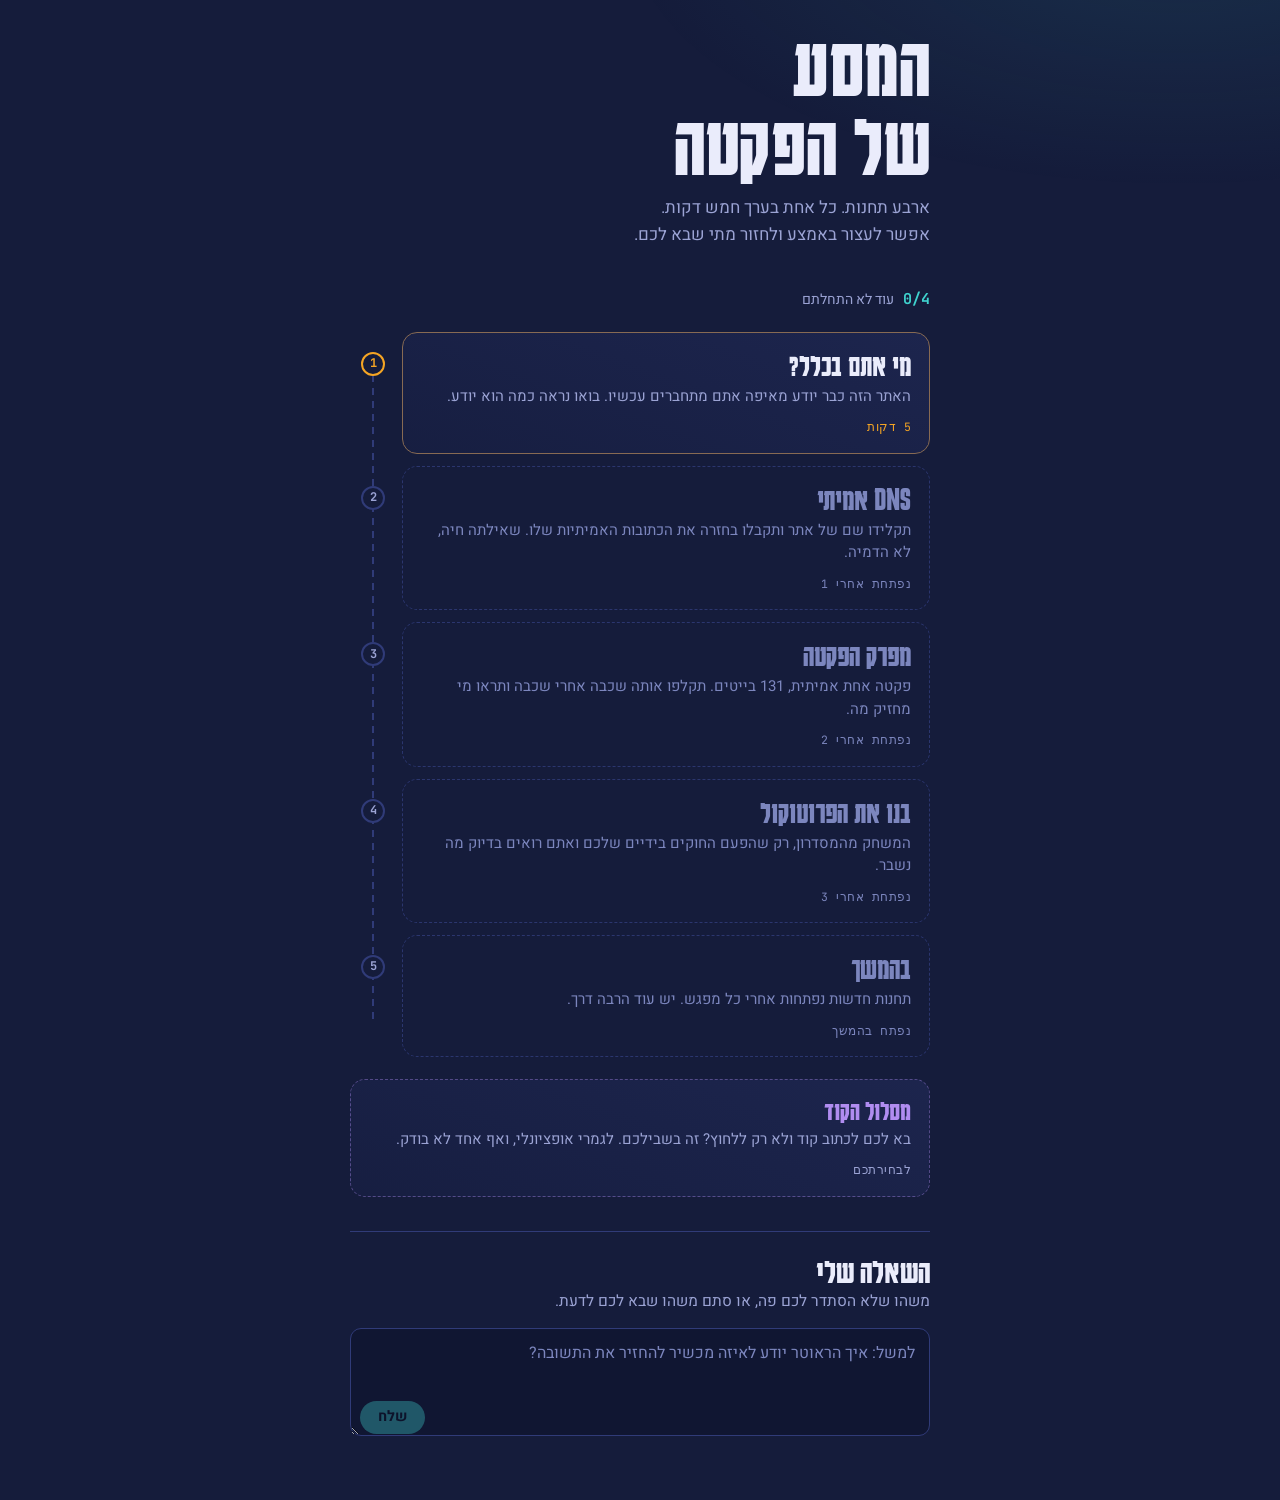
<file: index.html>
<!DOCTYPE html>
<html lang="he" dir="rtl">
<head>
<meta charset="utf-8">
<meta name="viewport" content="width=device-width,initial-scale=1,viewport-fit=cover">
<meta name="theme-color" content="#151C3B">
<title>המסע של הפקטה</title>
<link rel="preconnect" href="https://fonts.googleapis.com">
<link rel="preconnect" href="https://fonts.gstatic.com" crossorigin>
<link href="https://fonts.googleapis.com/css2?family=Heebo:wght@400;500;700&family=Karantina:wght@700&family=JetBrains+Mono:wght@400;700&display=swap" rel="stylesheet">
<link rel="stylesheet" href="assets/base.css">
</head>
<body>
<div class="wrap">

  <header class="masthead">
    <h1 class="display">המסע<br>של הפקטה</h1>
    <p class="sub">ארבע תחנות. כל אחת בערך חמש דקות. אפשר לעצור באמצע ולחזור מתי שבא לכם.</p>
  </header>

  <div class="meter">
    <span class="num" id="count">0/4</span>
    <span class="cap" id="cap">עוד לא התחלתם</span>
  </div>

  <ol class="line" id="line">
    <li class="stop" data-n="1" style="--c:var(--l1)">
      <span class="dot">1</span>
      <a class="card" href="s1.html">
        <p class="t">מי אתם בכלל?</p>
        <p class="d">האתר הזה כבר יודע מאיפה אתם מתחברים עכשיו. בואו נראה כמה הוא יודע.</p>
        <p class="meta">5 דקות</p>
      </a>
    </li>
    <li class="stop" data-n="2" style="--c:var(--l2)">
      <span class="dot">2</span>
      <a class="card" href="s2.html">
        <p class="t">DNS אמיתי</p>
        <p class="d">תקלידו שם של אתר ותקבלו בחזרה את הכתובות האמיתיות שלו. שאילתה חיה, לא הדמיה.</p>
        <p class="meta">5 דקות</p>
      </a>
    </li>
    <li class="stop" data-n="3" style="--c:var(--l3)">
      <span class="dot">3</span>
      <a class="card" href="s3.html">
        <p class="t">מפרק הפקטה</p>
        <p class="d">פקטה אחת אמיתית, 131 בייטים. תקלפו אותה שכבה אחרי שכבה ותראו מי מחזיק מה.</p>
        <p class="meta">6 דקות</p>
      </a>
    </li>
    <li class="stop" data-n="4" style="--c:var(--l4)">
      <span class="dot">4</span>
      <a class="card" href="s4.html">
        <p class="t">בנו את הפרוטוקול</p>
        <p class="d">המשחק מהמסדרון, רק שהפעם החוקים בידיים שלכם ואתם רואים בדיוק מה נשבר.</p>
        <p class="meta">5 דקות</p>
      </a>
    </li>
    <li class="stop shut" data-n="5" style="--c:var(--l2)">
      <span class="dot">5</span>
      <span class="card">
        <p class="t">בהמשך</p>
        <p class="d">תחנות חדשות נפתחות אחרי כל מפגש. יש עוד הרבה דרך.</p>
        <p class="meta">נפתח בהמשך</p>
      </span>
    </li>
    <span class="fill" id="fill"></span>
  </ol>

  <div class="side">
    <a class="card" href="lab/">
      <p class="t">מסלול הקוד</p>
      <p class="d">בא לכם לכתוב קוד ולא רק ללחוץ? זה בשבילכם. לגמרי אופציונלי, ואף אחד לא בודק.</p>
      <p class="meta">לבחירתכם</p>
    </a>
  </div>

  <section class="ask">
    <h2 class="display">השאלה שלי</h2>
    <p>משהו שלא הסתדר לכם פה, או סתם משהו שבא לכם לדעת.</p>
    <div class="qwrap">
      <textarea id="q" placeholder="למשל: איך הראוטר יודע לאיזה מכשיר להחזיר את התשובה?"></textarea>
      <button id="qgo" class="qgo" disabled aria-label="חפשו את השאלה בגוגל">שלח</button>
    </div>
  </section>

</div>
<script src="assets/core.js"></script>
<script>
(function(){
  var t=document.getElementById('q'), b=document.getElementById('qgo');
  if(!t||!b) return;
  function sync(){ b.disabled = !t.value.trim(); }
  t.addEventListener('input', sync); sync();
  b.addEventListener('click', function(){
    var v=t.value.trim(); if(!v) return;
    window.open('https://www.google.com/search?q='+encodeURIComponent(v), '_blank', 'noopener');
  });
})();
</script>
<script>
(function(){
  var stops=[].slice.call(document.querySelectorAll('.stop[data-n]'));
  var n=0;
  stops.forEach(function(li){
    var k=+li.getAttribute('data-n');
    if(k>4)return;
    if(J.has(k)){li.classList.add('live','won');n++;}
    else if(J.reachable(k)){li.classList.add('live');}
    else{
      li.classList.add('shut');
      var a=li.querySelector('a.card'),s=document.createElement('span');
      s.className='card';s.innerHTML=a.innerHTML;
      s.querySelector('.meta').textContent='נפתחת אחרי '+(k-1);
      a.parentNode.replaceChild(s,a);
    }
  });
  document.getElementById('count').textContent=n+'/4';
  document.getElementById('cap').textContent=
    n===0?'עוד לא התחלתם':n===4?'סיימתם את כולן':n===3?'נשארה אחת':'בדרך';

  var last=null;
  stops.forEach(function(li){if(li.classList.contains('won'))last=li;});
  if(last){
    var line=document.getElementById('line'),fill=document.getElementById('fill');
    var h=(last.querySelector('.dot').getBoundingClientRect().top
          -line.getBoundingClientRect().top)+12-30;
    requestAnimationFrame(function(){fill.style.height=Math.max(0,h)+'px';});
  }

  var q=document.getElementById('q'),shot=document.getElementById('shot'),st=J.read();
  q.value=st.q||'';
  function tog(){shot.hidden=!q.value.trim()}
  tog();
  q.addEventListener('input',function(){var s=J.read();s.q=q.value;J.write(s);tog();});
})();
</script>
</body>
</html>
</file>
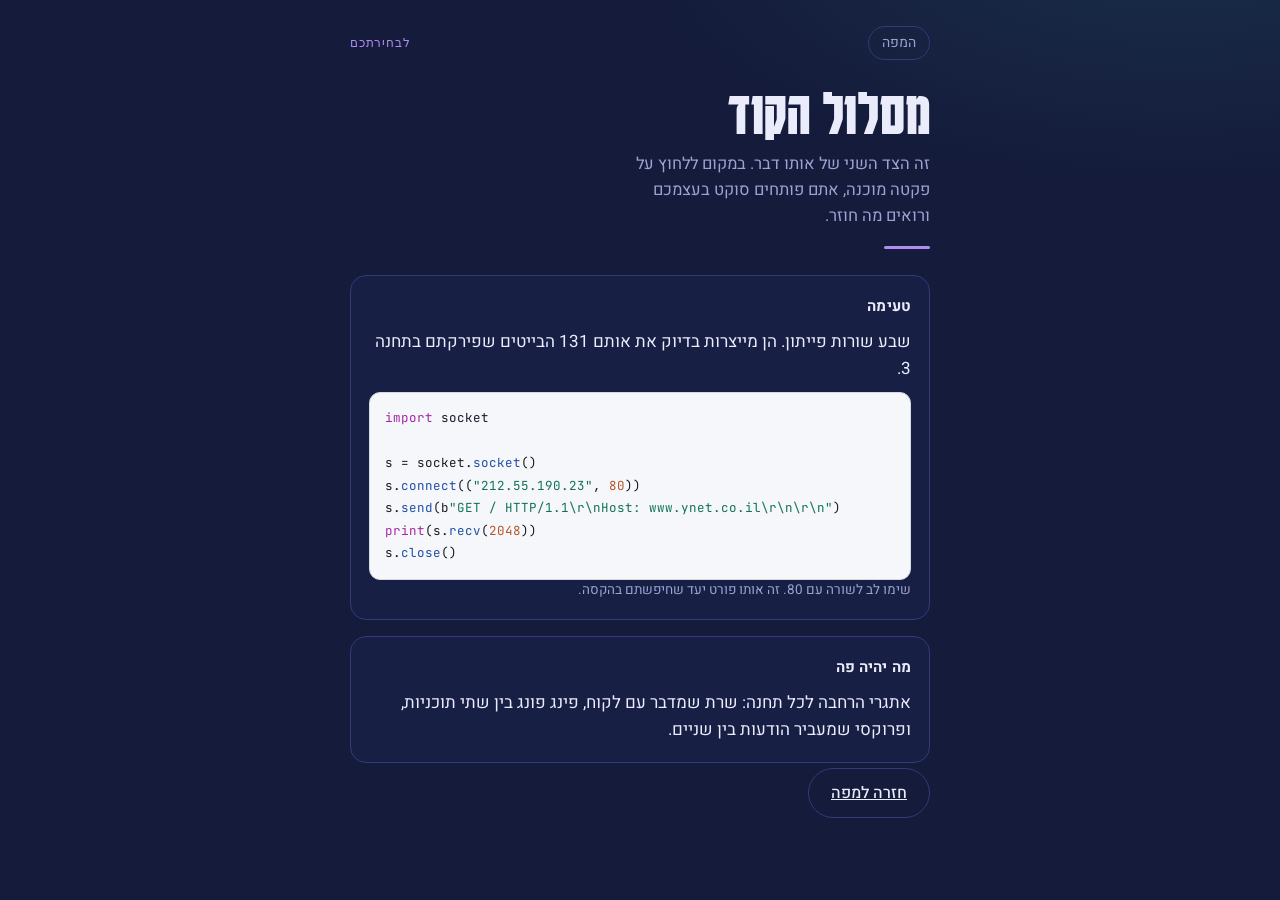
<file: lab/index.html>
<!DOCTYPE html>
<html lang="he" dir="rtl">
<head>
<meta charset="utf-8">
<meta name="viewport" content="width=device-width,initial-scale=1,viewport-fit=cover">
<meta name="theme-color" content="#151C3B">
<title>מסלול הקוד</title>
<link rel="preconnect" href="https://fonts.googleapis.com">
<link rel="preconnect" href="https://fonts.gstatic.com" crossorigin>
<link href="https://fonts.googleapis.com/css2?family=Heebo:wght@400;500;700&family=Karantina:wght@700&family=JetBrains+Mono:wght@400;700&display=swap" rel="stylesheet">
<link rel="stylesheet" href="../assets/base.css">
<style>:root{--c:var(--l5)}</style>
</head>
<body>
<div class="wrap">

  <nav class="bar">
    <a href="../">המפה</a>
    <span class="tag">לבחירתכם</span>
  </nav>

  <header class="head">
    <h1>מסלול הקוד</h1>
    <p class="lede">זה הצד השני של אותו דבר. במקום ללחוץ על פקטה מוכנה, אתם פותחים סוקט בעצמכם ורואים מה חוזר.</p>
  </header>
  <div class="rule"></div>

  <div class="panel">
    <h2>טעימה</h2>
    <p>שבע שורות פייתון. הן מייצרות בדיוק את אותם 131 הבייטים שפירקתם בתחנה 3.</p>
    <pre class="code" id="snip"></pre>
    <p class="cap">שימו לב לשורה עם 80. זה אותו פורט יעד שחיפשתם בהקסה.</p>
  </div>

  <div class="panel">
    <h2>מה יהיה פה</h2>
    <p>אתגרי הרחבה לכל תחנה: שרת שמדבר עם לקוח, פינג פונג בין שתי תוכניות, ופרוקסי שמעביר הודעות בין שניים.</p>
  </div>

  <a class="btn ghost" href="../">חזרה למפה</a>

</div>
<script src="../assets/code.js"></script>
<script>
document.getElementById('snip').innerHTML=CODE.py(
'import socket\n\n'+
's = socket.socket()\n'+
's.connect(("212.55.190.23", 80))\n'+
's.send(b"GET / HTTP/1.1\\r\\nHost: www.ynet.co.il\\r\\n\\r\\n")\n'+
'print(s.recv(2048))\n'+
's.close()');
</script>
</body>
</html>
</file>
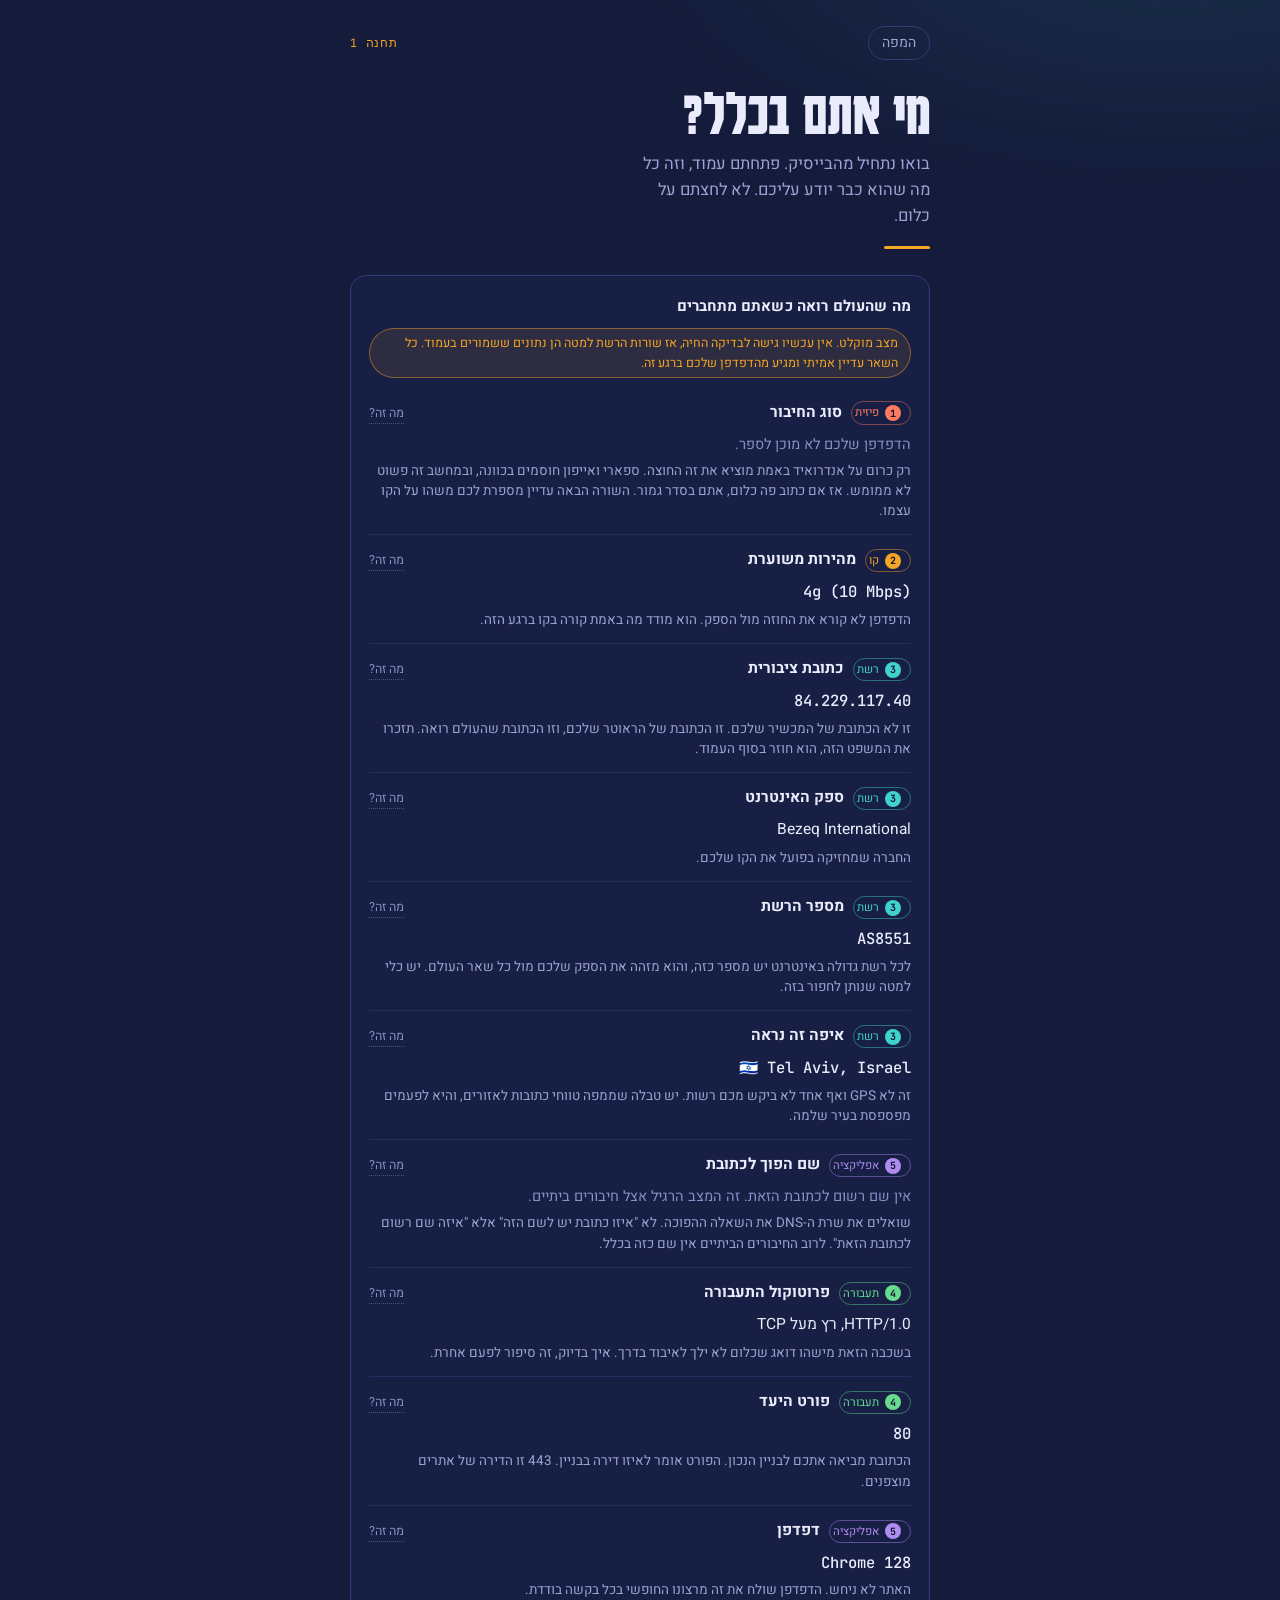
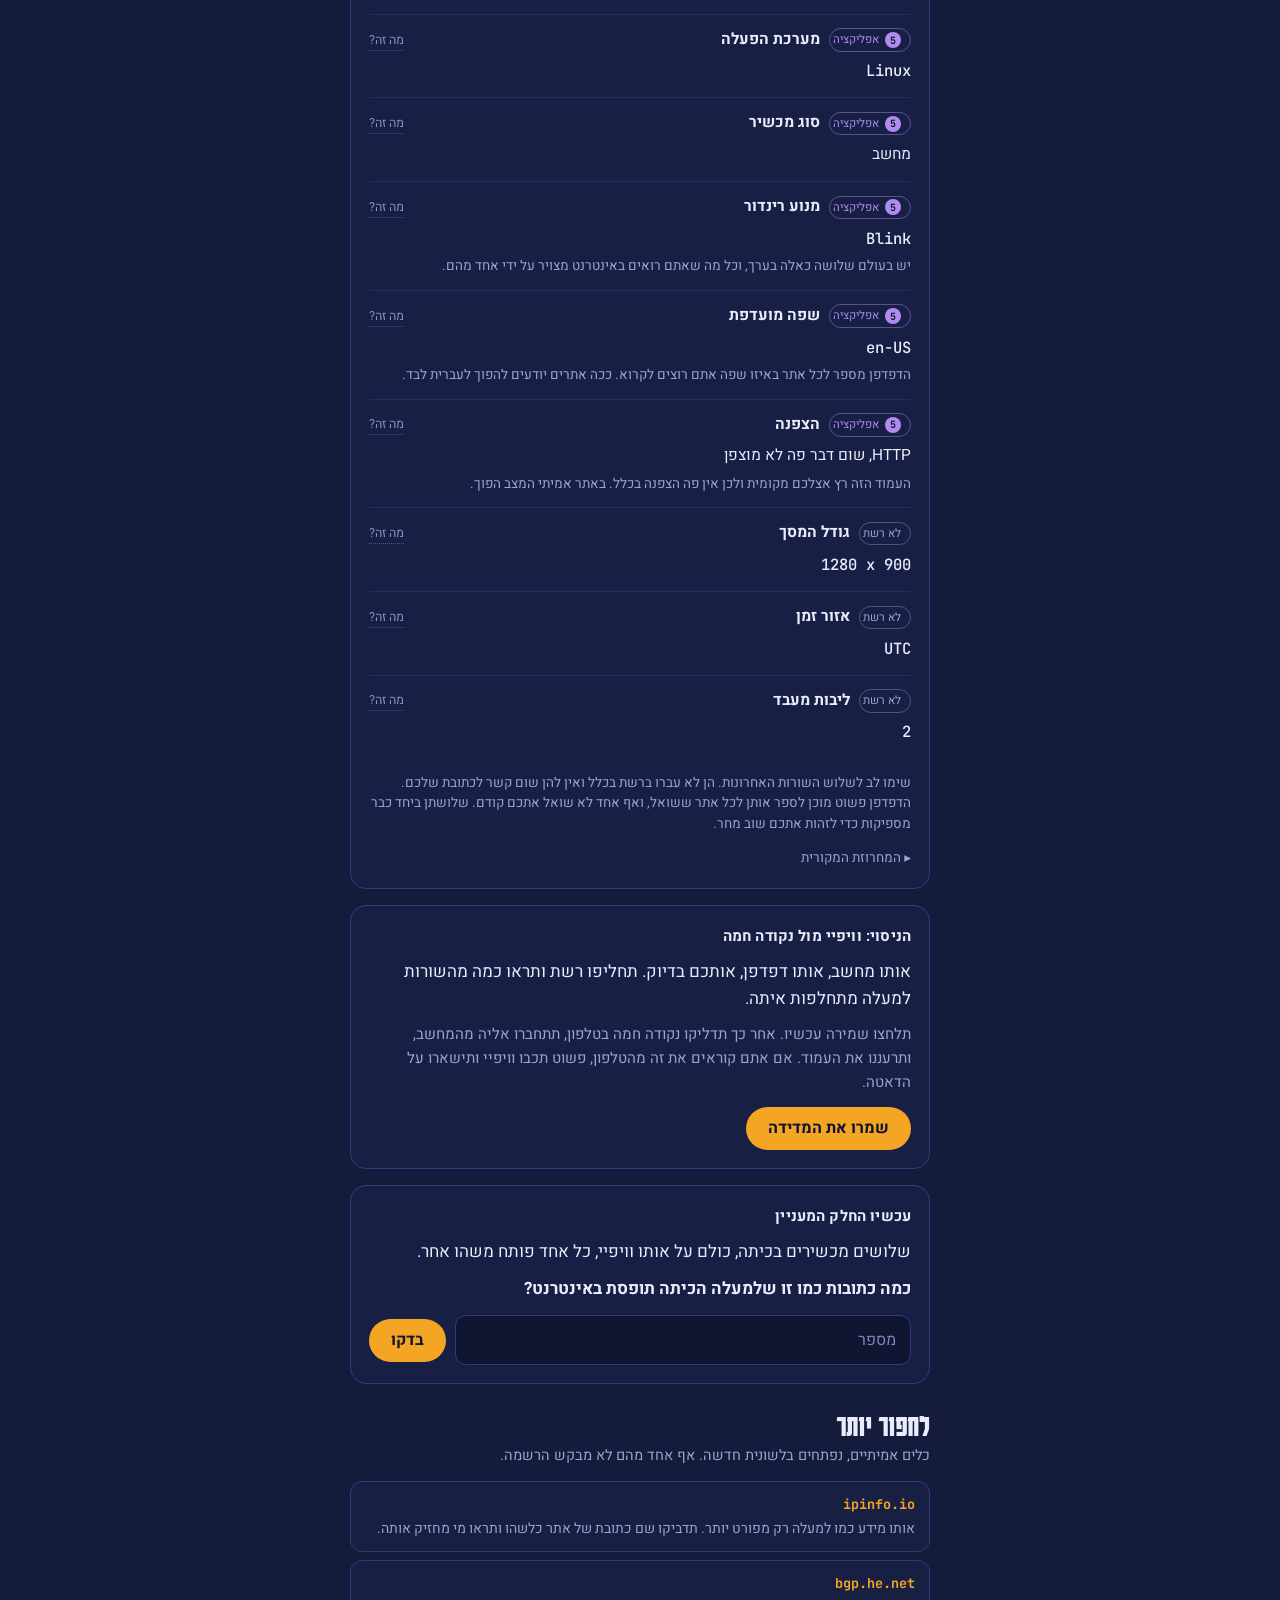
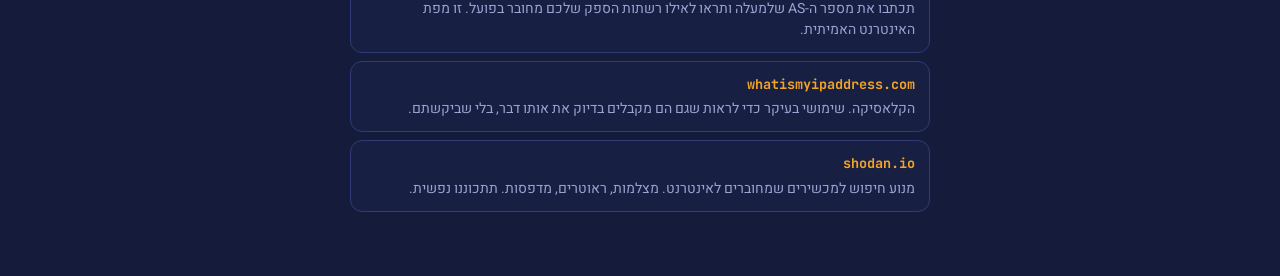
<file: s1.html>
<!DOCTYPE html>
<html lang="he" dir="rtl">
<head>
<meta charset="utf-8">
<meta name="viewport" content="width=device-width,initial-scale=1,viewport-fit=cover">
<meta name="theme-color" content="#151C3B">
<title>מי אתם בכלל?</title>
<link rel="preconnect" href="https://fonts.googleapis.com">
<link rel="preconnect" href="https://fonts.gstatic.com" crossorigin>
<link href="https://fonts.googleapis.com/css2?family=Heebo:wght@400;500;700&family=Karantina:wght@700&family=JetBrains+Mono:wght@400;700&display=swap" rel="stylesheet">
<link rel="stylesheet" href="assets/base.css">
<style>:root{--c:var(--l1)}</style>
</head>
<body>
<div class="wrap">

  <nav class="bar">
    <a href="./">המפה</a>
    <span class="tag">תחנה 1</span>
  </nav>

  <div class="gate">
    <header class="head"><h1>עוד לא נפתחה</h1>
    <p class="lede">צריך לסיים קודם את תחנה <span class="prev">0</span>. זה לוקח חמש דקות.</p></header>
    <div class="rule"></div>
    <a class="btn" href="./">חזרה למפה</a>
  </div>

  <main class="body-main">
  <header class="head">
    <h1>מי אתם בכלל?</h1>
    <p class="lede">בואו נתחיל מהבייסיק. פתחתם עמוד, וזה כל מה שהוא כבר יודע עליכם. לא לחצתם על כלום.</p>
  </header>
  <div class="rule"></div>

  <div class="panel" id="card">
    <h2>מה שהעולם רואה כשאתם מתחברים</h2>
    <p id="loading" style="color:var(--mute);margin:0">בודקים...</p>
    <div id="list"></div>
  </div>

  <div class="panel">
    <h2>הניסוי: וויפיי מול נקודה חמה</h2>
    <p>אותו מחשב, אותו דפדפן, אותכם בדיוק. תחליפו רשת ותראו כמה מהשורות למעלה מתחלפות איתה.</p>
    <p style="color:var(--mute);font-size:15px">תלחצו שמירה עכשיו. אחר כך תדליקו נקודה חמה בטלפון, תתחברו אליה מהמחשב, ותרעננו את העמוד. אם אתם קוראים את זה מהטלפון, פשוט תכבו וויפיי ותישארו על הדאטה.</p>
    <div class="row" style="margin-top:13px">
      <button class="btn" id="save">שמרו את המדידה</button>
      <button class="btn ghost" id="wipe" hidden>מחקו</button>
    </div>
    <div id="cmp"></div>
  </div>

  <div class="panel">
    <h2>עכשיו החלק המעניין</h2>
    <p>שלושים מכשירים בכיתה, כולם על אותו וויפיי, כל אחד פותח משהו אחר.</p>
    <p style="font-weight:700">כמה כתובות כמו זו שלמעלה הכיתה תופסת באינטרנט?</p>
    <div class="row" style="margin-top:13px">
      <input class="grow" type="number" id="a" inputmode="numeric" placeholder="מספר" min="0">
      <button class="btn" id="go">בדקו</button>
    </div>
    <div class="fb" id="fb" hidden></div>
  </div>

  <section class="dig">
    <h2>לחפור יותר</h2>
    <p class="sub">כלים אמיתיים, נפתחים בלשונית חדשה. אף אחד מהם לא מבקש הרשמה.</p>
    <a href="https://ipinfo.io/" target="_blank" rel="noopener">
      <b>ipinfo.io</b><span>אותו מידע כמו למעלה רק מפורט יותר. תדביקו שם כתובת של אתר כלשהו ותראו מי מחזיק אותה.</span></a>
    <a href="https://bgp.he.net/" target="_blank" rel="noopener">
      <b>bgp.he.net</b><span>תכתבו את מספר ה-AS שלמעלה ותראו לאילו רשתות הספק שלכם מחובר בפועל. זו מפת האינטרנט האמיתית.</span></a>
    <a href="https://whatismyipaddress.com/" target="_blank" rel="noopener">
      <b>whatismyipaddress.com</b><span>הקלאסיקה. שימושי בעיקר כדי לראות שגם הם מקבלים בדיוק את אותו דבר, בלי שביקשתם.</span></a>
    <a href="https://www.shodan.io/" target="_blank" rel="noopener">
      <b>shodan.io</b><span>מנוע חיפוש למכשירים שמחוברים לאינטרנט. מצלמות, ראוטרים, מדפסות. תתכוננו נפשית.</span></a>
  </section>
  </main>

</div>
<script src="assets/core.js"></script>
<script>
J.gate(1);
(function(){
  var list=document.getElementById('list'),loading=document.getElementById('loading'),card=document.getElementById('card');
  var NAMES={1:'פיזית',2:'קו',3:'רשת',4:'תעבורה',5:'אפליקציה',0:'לא רשת'};
  var demo={ip:'84.229.117.40',city:'Tel Aviv',region:'Tel Aviv District',country:'Israel',
            emoji:'🇮🇱',isp:'Bezeq International',asn:8551};
  var snapKeys=['ip','isp','asn','place','conn','eff'];
  var snapLbl={ip:'כתובת ציבורית',isp:'ספק האינטרנט',asn:'מספר הרשת',place:'איפה זה נראה',conn:'סוג החיבור',eff:'מהירות משוערת'};
  var now={};

  function g(q){return 'https://www.google.com/search?q='+encodeURIComponent(q)}
  function esc(s){return String(s).replace(/&/g,'&amp;').replace(/</g,'&lt;')}

  function field(L,k,v,cls,note,q){
    var d=document.createElement('div');d.className='fld';
    var lay=L===0?'<span class="lay n0">לא רשת</span>'
                 :'<span class="lay n'+L+'"><i>'+L+'</i>'+NAMES[L]+'</span>';
    d.innerHTML='<div class="fh">'+lay+'<span class="fk">'+k+'</span>'+
      '<a class="lookup" href="'+g(q)+'" target="_blank" rel="noopener">מה זה?</a></div>'+
      '<div class="fv '+(cls||'')+'">'+v+'</div>'+
      (note?'<div class="fn">'+note+'</div>':'');
    list.appendChild(d);
    return d;
  }

  function ua(){
    var u=navigator.userAgent,m,o={};
    if(m=u.match(/Edg\/([\d.]+)/))o.b='Edge '+m[1].split('.')[0];
    else if(m=u.match(/OPR\/([\d.]+)/))o.b='Opera '+m[1].split('.')[0];
    else if(m=u.match(/Firefox\/([\d.]+)/))o.b='Firefox '+m[1].split('.')[0];
    else if(m=u.match(/Chrome\/([\d.]+)/))o.b='Chrome '+m[1].split('.')[0];
    else if(m=u.match(/Version\/([\d.]+).*Safari/))o.b='Safari '+m[1].split('.')[0];
    else o.b='';
    if(/Windows NT 10/.test(u))o.os='Windows 10 או 11';
    else if(m=u.match(/Windows NT ([\d.]+)/))o.os='Windows '+m[1];
    else if(/iPhone|iPad|iPod/.test(u)){m=u.match(/OS ([\d_]+)/);o.os='iOS '+(m?m[1].replace(/_/g,'.'):'')}
    else if(m=u.match(/Android ([\d.]+)/))o.os='Android '+m[1];
    else if(m=u.match(/Mac OS X ([\d_]+)/))o.os='macOS '+m[1].replace(/_/g,'.');
    else if(/Linux/.test(u))o.os='Linux';
    else o.os='';
    o.dev=/iPhone|iPod|Android.*Mobile|Windows Phone/.test(u)?'טלפון'
         :(/iPad|Tablet|Android/.test(u)?'טאבלט':'מחשב');
    o.eng=/Firefox\//.test(u)?'Gecko'
        :(/Edg\/|OPR\/|Chrome\//.test(u)?'Blink'
        :(/AppleWebKit/.test(u)?'WebKit':''));
    return o;
  }

  function build(d,recorded){
    if(loading)loading.remove();
    if(recorded){
      var f=document.createElement('p');f.className='flag';
      f.textContent='מצב מוקלט. אין עכשיו גישה לבדיקה החיה, אז שורות הרשת למטה הן נתונים ששמורים בעמוד. כל השאר עדיין אמיתי ומגיע מהדפדפן שלכם ברגע זה.';
      card.querySelector('h2').insertAdjacentElement('afterend',f);
    }

    var c=navigator.connection||navigator.mozConnection||navigator.webkitConnection;
    var ctMap={wifi:'וויפיי',cellular:'סלולרי',ethernet:'כבל רשת',bluetooth:'בלוטות׳',wimax:'WiMAX',
               other:'משהו אחר',none:'אין חיבור',unknown:'לא ידוע',mixed:'מעורב'};
    if(c&&c.type){
      now.conn=ctMap[c.type]||c.type;
      field(1,'סוג החיבור',esc(now.conn),'he',
        'זו השכבה הכי נמוכה שיש, וזה המקום היחיד בעמוד הזה שבו החומר עצמו מציץ החוצה. אוויר או נחושת.',
        'מה ההבדל בין חיבור wifi לחיבור סלולרי');
    } else {
      now.conn='לא ידוע';
      field(1,'סוג החיבור','הדפדפן שלכם לא מוכן לספר.','off',
        'רק כרום על אנדרואיד באמת מוציא את זה החוצה. ספארי ואייפון חוסמים בכוונה, ובמחשב זה פשוט לא ממומש. אז אם כתוב פה כלום, אתם בסדר גמור. השורה הבאה עדיין מספרת לכם משהו על הקו עצמו.',
        'Network Information API browser support');
    }

    if(c&&c.effectiveType){
      now.eff=c.effectiveType+(c.downlink?' ('+c.downlink+' Mbps)':'');
      field(2,'מהירות משוערת',esc(now.eff),'',
        (c.rtt?'זמן הלוך ושוב מוערך: '+c.rtt+' אלפיות שנייה. ':'')+
        'הדפדפן לא קורא את החוזה מול הספק. הוא מודד מה באמת קורה בקו ברגע הזה.',
        'Network Information API effectiveType downlink rtt');
    } else {
      now.eff='לא ידוע';
      field(2,'מהירות משוערת','לא זמין בדפדפן הזה.','off',
        'אותו סיפור כמו השורה שמעליה. ספארי לא חושף את זה בכלל.',
        'Network Information API effectiveType');
    }

    now.ip=d.ip;
    field(3,'כתובת ציבורית',esc(d.ip),'',
      'זו לא הכתובת של המכשיר שלכם. זו הכתובת של הראוטר שלכם, וזו הכתובת שהעולם רואה. תזכרו את המשפט הזה, הוא חוזר בסוף העמוד.',
      'מה זה כתובת IP ציבורית מול פרטית');

    now.isp=d.isp;
    field(3,'ספק האינטרנט',esc(d.isp),'he',
      'החברה שמחזיקה בפועל את הקו שלכם.','מה זה ספק אינטרנט ISP');

    now.asn=d.asn?('AS'+d.asn):'לא ידוע';
    field(3,'מספר הרשת',esc(now.asn),'',
      'לכל רשת גדולה באינטרנט יש מספר כזה, והוא מזהה את הספק שלכם מול כל שאר העולם. יש כלי למטה שנותן לחפור בזה.',
      'מה זה ASN autonomous system number');

    now.place=[d.city,d.country].filter(Boolean).join(', ');
    field(3,'איפה זה נראה',(d.emoji?d.emoji+' ':'')+esc(now.place),'',
      'זה לא GPS ואף אחד לא ביקש מכם רשות. יש טבלה שממפה טווחי כתובות לאזורים, והיא לפעמים מפספסת בעיר שלמה.',
      'איך אתרים יודעים איפה אני נמצא GeoIP');

    var rd=field(5,'שם הפוך לכתובת','בודקים...','off',
      'שואלים את שרת ה-DNS את השאלה ההפוכה. לא "איזו כתובת יש לשם הזה" אלא "איזה שם רשום לכתובת הזאת". לרוב החיבורים הביתיים אין שם כזה בכלל.',
      'מה זה reverse DNS PTR record');

    var nav=performance.getEntriesByType&&performance.getEntriesByType('navigation')[0];
    var hop=nav&&nav.nextHopProtocol;
    var hopTxt={'h3':'HTTP/3, רץ מעל QUIC, שרץ מעל UDP',
                'h2':'HTTP/2, רץ מעל TCP',
                'http/1.1':'HTTP/1.1, רץ מעל TCP',
                'http/1.0':'HTTP/1.0, רץ מעל TCP'};
    if(hop&&hopTxt[hop]){
      field(4,'פרוטוקול התעבורה',hopTxt[hop],'he',
        (hop==='h3'?'כלומר העמוד הזה הגיע אליכם על UDP ולא על TCP. עד לפני כמה שנים זה נשמע כמו בדיחה.'
                   :'בשכבה הזאת מישהו דואג שכלום לא ילך לאיבוד בדרך. איך בדיוק, זה סיפור לפעם אחרת.'),
        'מה ההבדל בין HTTP/2 ל HTTP/3 QUIC');
    } else {
      field(4,'פרוטוקול התעבורה','הדפדפן לא חשף את זה.','off',
        'קורה. בדרך כלל זה h2 או h3, ושניהם אומרים דברים שונים לגמרי על מה שרץ מתחתם.',
        'nextHopProtocol Navigation Timing');
    }

    field(4,'פורט היעד',location.protocol==='https:'?'443':'80','',
      'הכתובת מביאה אתכם לבניין הנכון. הפורט אומר לאיזו דירה בבניין. 443 זו הדירה של אתרים מוצפנים.',
      'מה זה פורט 443 ו 80');

    var U=ua();
    field(5,'דפדפן',esc(U.b||'לא זוהה'),U.b?'':'off',
      'האתר לא ניחש. הדפדפן שולח את זה מרצונו החופשי בכל בקשה בודדת.','מה זה user agent');
    field(5,'מערכת הפעלה',esc(U.os||'לא זוהה'),U.os?'':'off','','מה אתרים לומדים מ user agent');
    field(5,'סוג מכשיר',U.dev,'he','','mobile detection user agent');
    field(5,'מנוע רינדור',esc(U.eng||'לא זוהה'),U.eng?'':'off',
      'יש בעולם שלושה כאלה בערך, וכל מה שאתם רואים באינטרנט מצויר על ידי אחד מהם.',
      'מה זה מנוע דפדפן Blink WebKit Gecko');
    field(5,'שפה מועדפת',esc(navigator.language||'לא ידוע'),'',
      'הדפדפן מספר לכל אתר באיזו שפה אתם רוצים לקרוא. ככה אתרים יודעים להפוך לעברית לבד.',
      'מה זה Accept-Language header');
    field(5,'הצפנה',location.protocol==='https:'
        ?'HTTPS, הכל מוצפן בדרך':'HTTP, שום דבר פה לא מוצפן','he',
      location.protocol==='https:'
        ?'מי שיושב בדרך רואה שדיברתם עם השרת הזה, אבל לא רואה מה אמרתם. תחזיקו את ההבדל הזה בראש, הוא חוזר בתחנה 4.'
        :'העמוד הזה רץ אצלכם מקומית ולכן אין פה הצפנה בכלל. באתר אמיתי המצב הפוך.',
      'מה זה TLS ואיך HTTPS עובד');

    field(0,'גודל המסך',screen.width+' x '+screen.height,'','','מה זה browser fingerprinting');
    var tz='לא ידוע';
    try{tz=Intl.DateTimeFormat().resolvedOptions().timeZone||tz}catch(e){}
    field(0,'אזור זמן',esc(tz),'','','browser fingerprinting timezone');
    field(0,'ליבות מעבד',navigator.hardwareConcurrency||'לא ידוע','','','navigator hardwareConcurrency fingerprinting');

    var tail=document.createElement('p');
    tail.className='fn';tail.style.marginTop='15px';
    tail.textContent='שימו לב לשלוש השורות האחרונות. הן לא עברו ברשת בכלל ואין להן שום קשר לכתובת שלכם. הדפדפן פשוט מוכן לספר אותן לכל אתר ששואל, ואף אחד לא שואל אתכם קודם. שלושתן ביחד כבר מספיקות כדי לזהות אתכם שוב מחר.';
    card.appendChild(tail);

    var det=document.createElement('details');det.className='raw';
    det.innerHTML='<summary>המחרוזת המקורית</summary>'+
      '<div class="body"><div class="fv" style="font-size:12.5px;line-height:1.7">'+esc(navigator.userAgent)+'</div>'+
      '<p class="fn">כן, כתוב שם Mozilla. גם בכרום, גם בספארי, גם באדג׳. בשנות התשעים אתרים סיננו גולשים לפי השם הזה, אז כל דפדפן חדש התחזה לקודם, ומאז אף אחד לא מעז לשנות (זה באמת ההסבר האמיתי).</p></div>';
    card.appendChild(det);

    rdns(d.ip,rd);
    compare();
  }

  function rdns(ip,el){
    var box=el.querySelector('.fv');
    function out(name){
      if(name){box.className='fv';box.textContent=name}
      else{box.className='fv off';box.textContent='אין שם רשום לכתובת הזאת. זה המצב הרגיל אצל חיבורים ביתיים.'}
    }
    var m=/^(\d+)\.(\d+)\.(\d+)\.(\d+)$/.exec(ip||'');
    if(!m){box.className='fv off';box.textContent='לא בדקנו, הכתובת הזאת היא לא IPv4.';return}
    var q=m[4]+'.'+m[3]+'.'+m[2]+'.'+m[1]+'.in-addr.arpa';
    var urls=['https://dns.google/resolve?name='+q+'&type=PTR',
              'https://8.8.8.8/resolve?name='+q+'&type=PTR',
              'https://1.1.1.1/dns-query?name='+q+'&type=PTR'];
    var done=false,left=urls.length;
    var t=setTimeout(function(){if(!done){done=true;out(null)}},5000);
    urls.forEach(function(u,i){
      fetch(u,{cache:'no-store',headers:i===2?{accept:'application/dns-json'}:{}})
        .then(function(r){if(!r.ok)throw 0;return r.json()})
        .then(function(j){
          if(done)return;
          var a=(j.Answer||[]).filter(function(r){return r.type===12});
          if(!a.length)throw 0;
          done=true;clearTimeout(t);out(String(a[0].data).replace(/\.$/,''));
        })
        .catch(function(){left--;if(!left&&!done){done=true;clearTimeout(t);out(null)}});
    });
  }

  function compare(){
    var st=J.read(),box=document.getElementById('cmp'),wipe=document.getElementById('wipe');
    box.innerHTML='';
    if(!st.snap||!st.snap.f){wipe.hidden=true;return}
    wipe.hidden=false;
    var moved=0,rows='';
    snapKeys.forEach(function(k){
      var was=st.snap.f[k]==null?'לא נמדד':st.snap.f[k];
      var is=now[k]==null?'לא נמדד':now[k];
      var ch=String(was)!==String(is);if(ch)moved++;
      rows+='<div class="k'+(ch?' moved':'')+'">'+esc(snapLbl[k])+'</div>'+
            '<div class="a">'+esc(was)+'</div><div class="b'+(ch?'':' same')+'">'+esc(is)+'</div>';
    });
    box.innerHTML='<div class="cmp"><div class="hd">אז</div><div class="hd">עכשיו</div>'+rows+'</div>'+
      '<p class="fn" style="margin-top:14px">'+
      (moved?('השתנו '+moved+' שורות. אותו מחשב, אותו דפדפן, אותכם. רק הדלת שדרכה יצאתם לאינטרנט התחלפה, וכל הזהות שלכם ברשת התחלפה איתה.')
            :'עוד לא השתנה כלום. תחליפו רשת, תרעננו, ותחזרו לפה.')+'</p>';
  }

  function grab(url,map){
    return new Promise(function(res,rej){
      var t=setTimeout(function(){rej()},4200);
      fetch(url,{cache:'no-store'}).then(function(r){
        if(!r.ok)throw 0;return r.json();
      }).then(function(j){clearTimeout(t);var m=map(j);if(!m||!m.ip)throw 0;res(m);})
        .catch(function(){clearTimeout(t);rej();});
    });
  }
  if(/[?&]recorded/.test(location.search)){build(demo,true);}
  else{
    grab('https://ipwho.is/',function(j){
      if(j.success===false)return null;
      return {ip:j.ip,city:j.city,region:j.region,country:j.country,
              emoji:j.flag&&j.flag.emoji,isp:(j.connection&&(j.connection.isp||j.connection.org))||'לא ידוע',
              asn:j.connection&&j.connection.asn};
    }).then(function(d){build(d,false);},function(){
      return grab('https://ipapi.co/json/',function(j){
        return {ip:j.ip,city:j.city,region:j.region,country:j.country_name,
                emoji:'',isp:j.org||'לא ידוע',asn:String(j.asn||'').replace('AS','')};
      }).then(function(d){build(d,false);},function(){build(demo,true);});
    });
  }

  document.getElementById('save').addEventListener('click',function(){
    var st=J.read(),f={};
    snapKeys.forEach(function(k){f[k]=now[k]==null?null:String(now[k])});
    st.snap={t:Date.now(),f:f};J.write(st);
    this.textContent='נשמר. עכשיו תחליפו רשת';
    compare();
  });
  document.getElementById('wipe').addEventListener('click',function(){
    var st=J.read();delete st.snap;J.write(st);
    document.getElementById('save').textContent='שמרו את המדידה';
    compare();
  });

  var fb=document.getElementById('fb'),inp=document.getElementById('a');
  var miss=J.hints(fb,[
    'תספרו כמה כבלים יוצאים מהכיתה החוצה, לא כמה מכשירים יש בפנים.',
    'כל שלושים המכשירים עוברים דרך אותו ראוטר אחד בקיר. העולם בחוץ רואה רק את הראוטר.',
    'התשובה היא 1. כל הכיתה נראית מבחוץ ככתובת אחת בדיוק.'
  ]);
  function check(){
    var v=J.norm(inp.value);
    if(v==='1'||v==='אחת'||v==='אחד'){
      J.win(fb,1,'הכתובת שראיתם למעלה היא לא שלכם. היא של הראוטר שבקיר. שלושים מכשירים מתחבאים מאחורי מספר אחד, וכשהתשובה חוזרת הראוטר צריך לזכור למי מהם להחזיר אותה. למנגנון הזה קוראים NAT. תזכרו את השם, נחזור אליו.',
        's2.html','לתחנה 2');
    } else if(v===''){
      fb.hidden=false;fb.className='fb near';fb.innerHTML='<b>כמעט! רמז:</b> תכתבו מספר ותנסו. אי אפשר לטעות פה, אף אחד לא בודק.';
    } else miss();
  }
  document.getElementById('go').addEventListener('click',check);
  inp.addEventListener('keydown',function(e){if(e.key==='Enter')check();});
})();
</script>
</body>
</html>
</file>
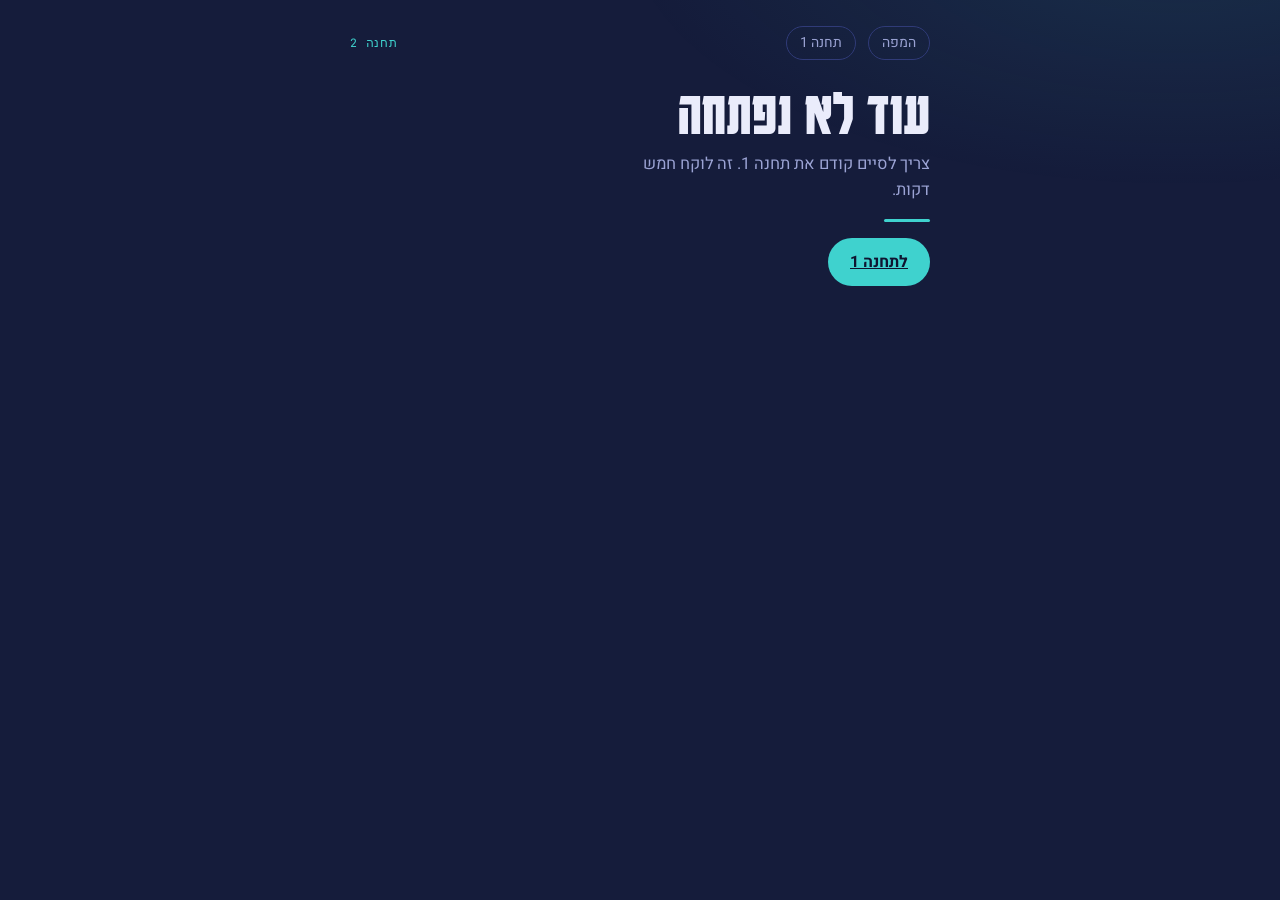
<file: s2.html>
<!DOCTYPE html>
<html lang="he" dir="rtl">
<head>
<meta charset="utf-8">
<meta name="viewport" content="width=device-width,initial-scale=1,viewport-fit=cover">
<meta name="theme-color" content="#151C3B">
<title>DNS אמיתי</title>
<link rel="preconnect" href="https://fonts.googleapis.com">
<link rel="preconnect" href="https://fonts.gstatic.com" crossorigin>
<link href="https://fonts.googleapis.com/css2?family=Heebo:wght@400;500;700&family=Karantina:wght@700&family=JetBrains+Mono:wght@400;700&display=swap" rel="stylesheet">
<link rel="stylesheet" href="assets/base.css">
<style>
:root{--c:var(--l2)}
.chips{display:flex;gap:7px;flex-wrap:wrap;margin:11px 0 0}
.chip{appearance:none;border:1px solid var(--edge);background:none;color:var(--mute);border-radius:999px;
  padding:5px 12px;font-family:var(--mono);font-size:12.5px;cursor:pointer;direction:ltr}
.chip:hover{color:var(--c);border-color:var(--c)}
.chain{margin:0 0 14px;padding:0 0 14px;border-bottom:1px dashed var(--edge)}
.chain .step{font-family:var(--mono);font-size:12.5px;direction:ltr;text-align:left;color:var(--mute);
  line-height:1.7;word-break:break-all}
.chain .step b{color:var(--l5);font-weight:400}
.recs{list-style:none;margin:0;padding:0;counter-reset:r}
.recs li{display:flex;align-items:baseline;gap:11px;padding:9px 0;border-bottom:1px solid rgba(48,59,120,.55)}
.recs li:last-child{border-bottom:0}
.recs .i{counter-increment:r;font-family:var(--mono);font-size:11px;color:#7C86BE;min-width:1.4ch}
.recs .i::before{content:counter(r)}
.recs .ip{font-family:var(--mono);font-size:16.5px;font-weight:700;direction:ltr;flex:1}
.recs .ttl{font-family:var(--mono);font-size:12px;color:var(--mute);white-space:nowrap}
.tally{font-size:15px;margin:13px 0 0;color:var(--mute)}
.tally b{font-family:var(--mono);color:var(--c);font-size:17px}
</style>
</head>
<body>
<div class="wrap">

  <nav class="bar">
    <a href="./">המפה</a>
    <a href="s1.html">תחנה 1</a>
    <span class="tag">תחנה 2</span>
  </nav>

  <div class="gate">
    <header class="head"><h1>עוד לא נפתחה</h1>
    <p class="lede">צריך לסיים קודם את תחנה <span class="prev">1</span>. זה לוקח חמש דקות.</p></header>
    <div class="rule"></div>
    <a class="btn" href="s1.html">לתחנה 1</a>
  </div>

  <main class="body-main">
  <header class="head">
    <h1>DNS אמיתי</h1>
    <p class="lede">שם של אתר הוא לא כתובת. מישהו באמצע צריך לתרגם. הכפתור למטה שולח שאילתה אמיתית ומחזיר מה שבאמת רשום שם עכשיו.</p>
  </header>
  <div class="rule"></div>

  <div class="panel">
    <div class="row">
      <input class="grow" type="text" id="d" placeholder="example.com" dir="ltr" autocapitalize="off" autocorrect="off" spellcheck="false">
      <button class="btn" id="go">שאלו</button>
    </div>
    <div class="chips">
      <button class="chip" data-d="www.ynet.co.il">www.ynet.co.il</button>
      <button class="chip" data-d="github.com">github.com</button>
      <button class="chip" data-d="instagram.com">instagram.com</button>
    </div>
  </div>

  <div class="panel" id="out" hidden></div>

  <div class="panel">
    <h2>האתגר</h2>
    <p>רוב האתרים יחזירו כתובת אחת. תמצאו אתר שמחזיר <b>יותר מ-3</b> כתובות בתשובה אחת.</p>
    <div class="row" style="margin-top:11px">
      <button class="btn ghost" id="stuck">תקועים?</button>
    </div>
    <div class="fb" id="fb" hidden></div>
  </div>

  <section class="dig">
    <h2>לחפור יותר</h2>
    <p class="sub">אותה שאילתה, מזוויות אחרות. נפתח בלשונית חדשה.</p>
    <a href="https://dnschecker.org/" target="_blank" rel="noopener">
      <b>dnschecker.org</b><span>שואל את אותו שם מעשרות מדינות בבת אחת. תנסו אתר גדול ותראו שהתשובה שונה בכל יבשת. זה לא באג, זה בכוונה.</span></a>
    <a href="https://dns.google/" target="_blank" rel="noopener">
      <b>dns.google</b><span>אותו שרת שעונה לכם פה, רק עם ממשק. תשחקו עם סוגי רשומות: MX זה מי מקבל את המייל, TXT זה מקום שאנשים דוחפים בו כל מיני דברים.</span></a>
    <a href="https://crt.sh/" target="_blank" rel="noopener">
      <b>crt.sh</b><span>כל תעודת אבטחה שהונפקה אי פעם נרשמת ביומן פומבי. תכתבו שם דומיין של חברה ותקבלו רשימה של שרתים שהם אף פעם לא פרסמו.</span></a>
  </section>

  </main>

</div>
<script src="assets/core.js"></script>
<script>
J.gate(2);
(function(){
  var canned={
    'yahoo.com':{ttl:1504,a:['74.6.231.20','74.6.143.25','98.137.11.164','74.6.231.21','74.6.143.26','98.137.11.163'],c:[]},
    'reddit.com':{ttl:286,a:['151.101.193.140','151.101.1.140','151.101.129.140','151.101.65.140'],c:[]},
    'bbc.co.uk':{ttl:283,a:['151.101.64.81','151.101.128.81','151.101.192.81','151.101.0.81'],c:[]},
    'google.com':{ttl:197,a:['142.250.75.110'],c:[]},
    'github.com':{ttl:60,a:['20.217.135.5'],c:[]},
    'instagram.com':{ttl:60,a:['57.144.62.34'],c:[]},
    'wikipedia.org':{ttl:107,a:['185.15.59.224'],c:[]},
    'www.ynet.co.il':{ttl:20,a:['212.55.190.23'],
      c:[['www.ynet.co.il','www.ynet.co.il-v1.edgekey.net'],['www.ynet.co.il-v1.edgekey.net','e12476.dscb.akamaiedge.net']]}
  };
  var out=document.getElementById('out'),fb=document.getElementById('fb'),inp=document.getElementById('d');
  var offline=/[?&]recorded/.test(location.search),tick=null,tried=0;
  var miss=J.hints(fb,[
    'אתר קטן יושב על שרת אחד ולכן מחזיר כתובת אחת. תחשבו על אתר שמיליוני אנשים פותחים בו באותה שנייה.',
    'דווקא הפורטלים האמריקאים הוותיקים, מייל וחדשות משנות התשעים, מחזיקים הכי הרבה שרתים. תנסו פורטל כזה.',
    'yahoo.com מחזיר שש. תדביקו ותשלחו.'
  ]);

  function strip(s){return String(s||'').replace(/\.$/,'')}
  function clean(s){
    s=String(s||'').trim().replace(/^https?:\/\//i,'').replace(/\/.*$/,'').replace(/\.$/,'');
    return s.toLowerCase();
  }

  function render(name,ans,recorded){
    if(tick){clearInterval(tick);tick=null}
    out.hidden=false;out.innerHTML='';
    if(recorded){
      var f=document.createElement('p');f.className='flag';
      f.textContent='מצב מוקלט. אין עכשיו גישה לשרת ה-DNS, אז מה שרואים זה תשובות אמיתיות ששמורות בעמוד.';
      out.appendChild(f);
    }
    var h=document.createElement('h2');h.textContent='התשובה עבור '+name;
    h.style.direction='rtl';out.appendChild(h);

    if(ans.c.length){
      var ch=document.createElement('div');ch.className='chain';
      ch.innerHTML='<p style="font-size:13px;color:var(--mute);margin:0 0 7px">שימו לב, לפני שחזרה כתובת השם הועבר הלאה:</p>'+
        ans.c.map(function(p){return '<div class="step">'+p[0]+' &rarr; <b>'+p[1]+'</b></div>'}).join('');
      out.appendChild(ch);
    }

    if(!ans.a.length){
      var e=document.createElement('p');e.style.color='var(--mute)';e.style.margin='0';
      e.textContent='לא חזרה אף כתובת. או שהשם לא קיים, או שהוא לא מחזיק כתובת מסוג A. תנסו שם אחר.';
      out.appendChild(e);return;
    }

    var ul=document.createElement('ul');ul.className='recs';
    ans.a.forEach(function(ip){
      var li=document.createElement('li');
      li.innerHTML='<span class="i"></span><span class="ip">'+ip+'</span><span class="ttl"></span>';
      ul.appendChild(li);
    });
    out.appendChild(ul);

    var left=ans.ttl;
    var ttls=[].slice.call(ul.querySelectorAll('.ttl'));
    var note=document.createElement('p');note.className='tally';out.appendChild(note);
    function beat(){
      ttls.forEach(function(s){s.textContent=left>0?('עוד '+left+' שנ'):'פג תוקף'});
      note.innerHTML=left>0
        ? '<b>'+ans.a.length+'</b> כתובות חזרו. המספר שלידן הוא כמה שניות מותר לשמור את התשובה לפני ששואלים שוב.'
        : '<b>'+ans.a.length+'</b> כתובות חזרו, והתוקף שלהן כבר נגמר. שאילתה חדשה עכשיו יכולה להחזיר משהו אחר לגמרי.';
      if(left>0)left--;else if(tick){clearInterval(tick);tick=null}
    }
    beat();tick=setInterval(beat,1000);

    if(ans.a.length>3){
      J.win(fb,2,'התשובה הזאת היא לא הכתובת של האתר, היא רשימה, והדפדפן שלכם בוחר ממנה אחת. ככה אתר שורד כשמיליון אנשים נכנסים בבת אחת, וככה הוא ממשיך לעבוד כששרת אחד נופל. השם נשאר, הכתובות מתחלפות מתחתיו.',
        's3.html','לתחנה 3');
    } else if(!fb.classList.contains('won')){
      tried++;if(tried>=2)miss();
    }
  }

  function parse(j){
    var a=[],c=[],ttl=null;
    (j.Answer||[]).forEach(function(r){
      if(r.type===1){a.push(r.data);if(ttl===null||r.TTL<ttl)ttl=r.TTL}
      else if(r.type===5)c.push([strip(r.name),strip(r.data)]);
    });
    return {a:a,c:c,ttl:ttl===null?0:ttl};
  }

  function fallback(name){
    if(canned[name])return render(name,canned[name],true);
    out.hidden=false;
    out.innerHTML='<p class="flag">מצב מוקלט. אין עכשיו גישה לשרת ה-DNS.</p>'+
      '<p style="margin:0 0 10px">לשם הזה אין לי תשובה שמורה, אבל לאלה כן. תלחצו על אחד:</p>'+
      '<div class="chips">'+Object.keys(canned).map(function(k){
        return '<button class="chip" data-d="'+k+'">'+k+'</button>'}).join('')+'</div>';
    wire(out);
  }

  var ENDS=[
    function(n){return {u:'https://dns.google/resolve?name='+n+'&type=A'}},
    function(n){return {u:'https://8.8.8.8/resolve?name='+n+'&type=A'}},
    function(n){return {u:'https://1.1.1.1/dns-query?name='+n+'&type=A',h:{accept:'application/dns-json'}}}
  ];
  function query(name){
    return new Promise(function(res,rej){
      var done=false,left=ENDS.length;
      var t=setTimeout(function(){if(!done){done=true;rej()}},5000);
      ENDS.forEach(function(mk){
        var e=mk(encodeURIComponent(name));
        fetch(e.u,{cache:'no-store',headers:e.h||{}})
          .then(function(r){if(!r.ok)throw 0;return r.json()})
          .then(function(j){if(done)return;done=true;clearTimeout(t);res(j)})
          .catch(function(){left--;if(!left&&!done){done=true;clearTimeout(t);rej()}});
      });
    });
  }

  function ask(raw){
    var name=clean(raw);
    if(!name){inp.focus();return}
    inp.value=name;
    if(offline)return fallback(name);
    out.hidden=false;out.innerHTML='<p style="color:var(--mute);margin:0">שולחים שאילתה...</p>';
    query(name).then(function(j){
      if(j.Status===3){
        out.innerHTML='<h2 style="direction:rtl">התשובה עבור '+name+'</h2>'+
          '<p style="margin:0;color:var(--mute)">השרת ענה שהשם הזה לא קיים בכלל. זו תשובה תקינה לגמרי, לא תקלה. תבדקו אם יש שם טעות כתיב.</p>';
        return;
      }
      render(name,parse(j),false);
    },function(){fallback(name)});
  }

  function wire(scope){
    [].slice.call(scope.querySelectorAll('.chip')).forEach(function(b){
      b.addEventListener('click',function(){ask(b.getAttribute('data-d'))});
    });
  }
  wire(document);
  document.getElementById('go').addEventListener('click',function(){ask(inp.value)});
  inp.addEventListener('keydown',function(e){if(e.key==='Enter')ask(inp.value)});
  document.getElementById('stuck').addEventListener('click',function(){if(!fb.classList.contains('won'))miss()});
})();
</script>
</body>
</html>
</file>
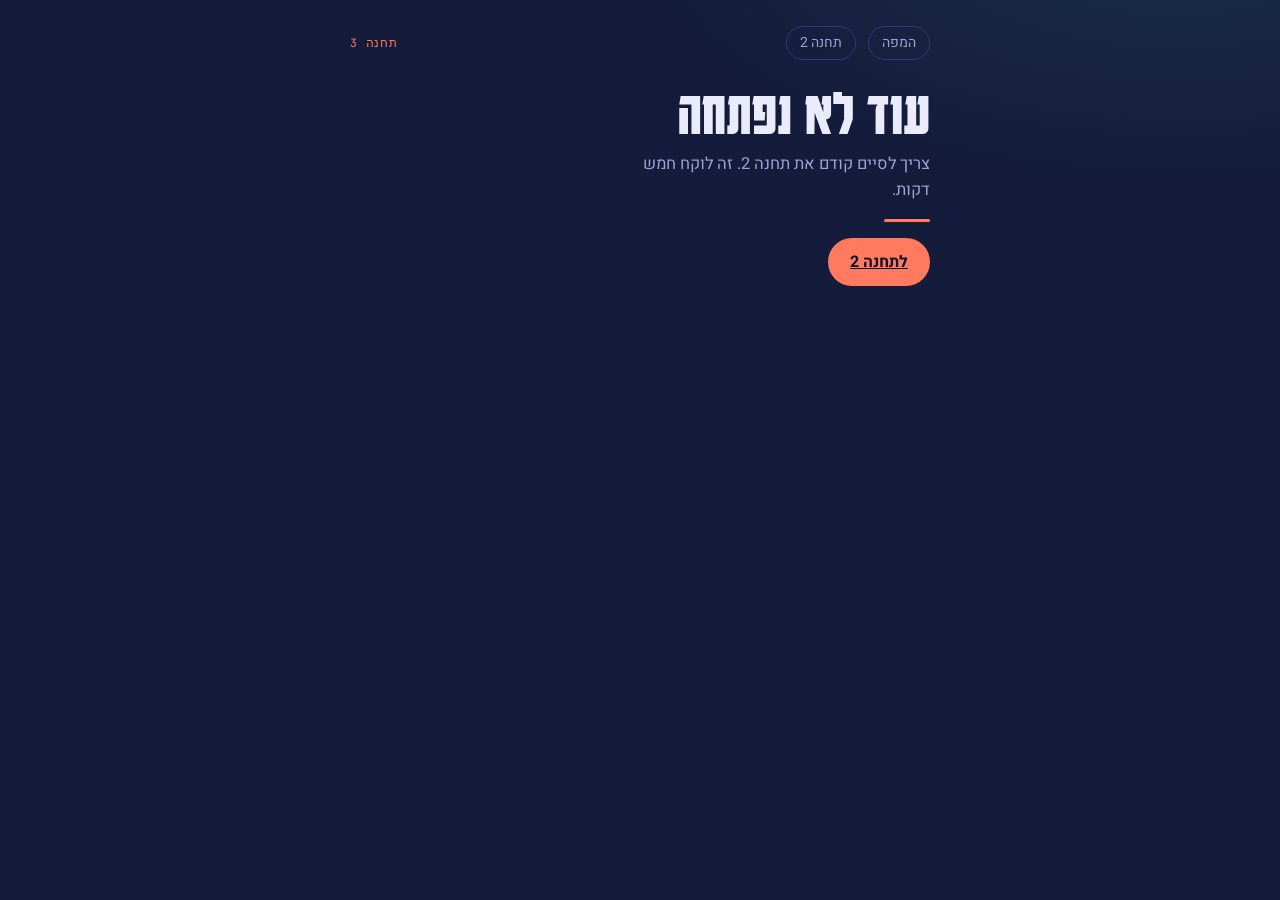
<file: s3.html>
<!DOCTYPE html>
<html lang="he" dir="rtl">
<head>
<meta charset="utf-8">
<meta name="viewport" content="width=device-width,initial-scale=1,viewport-fit=cover">
<meta name="theme-color" content="#151C3B">
<title>מפרק הפקטה</title>
<link rel="preconnect" href="https://fonts.googleapis.com">
<link rel="preconnect" href="https://fonts.gstatic.com" crossorigin>
<link href="https://fonts.googleapis.com/css2?family=Heebo:wght@400;500;700&family=Karantina:wght@700&family=JetBrains+Mono:wght@400;700&display=swap" rel="stylesheet">
<link rel="stylesheet" href="assets/base.css">
<style>
:root{--c:var(--l3)}
.fields{list-style:none;margin:0;padding:0}
.fields li{border-bottom:1px solid rgba(48,59,120,.55)}
.fields li:last-child{border-bottom:0}
.fields button{width:100%;appearance:none;background:none;border:0;color:inherit;font-family:inherit;
  display:grid;grid-template-columns:5.6ch 1fr auto;gap:10px;align-items:baseline;
  padding:10px 2px;text-align:start;cursor:pointer;font-size:15px}
.fields button:hover .nm,.fields button[aria-current=true] .nm{color:var(--c)}
.fields .ofs{font-family:var(--mono);font-size:10.5px;color:#7C86BE;direction:ltr;text-align:left}
.fields .nm{font-weight:500}
.fields .vl{font-family:var(--mono);font-size:13.5px;direction:ltr;color:var(--mute);white-space:nowrap}
.fields button[aria-current=true] .vl{color:var(--ink);font-weight:700}
.fields button:focus-visible{outline:2px solid var(--c);outline-offset:-2px;border-radius:8px}
.hint{font-size:14px;color:var(--mute);margin:0 0 11px}
.legend{display:flex;gap:12px;flex-wrap:wrap;margin:14px 0 0;font-family:var(--mono);font-size:10.5px}
.legend span{display:flex;align-items:center;gap:5px;color:var(--mute)}
.legend i{width:9px;height:9px;border-radius:2px;display:block}
</style>
</head>
<body>
<div class="wrap">

  <nav class="bar">
    <a href="./">המפה</a>
    <a href="s2.html">תחנה 2</a>
    <span class="tag">תחנה 3</span>
  </nav>

  <div class="gate">
    <header class="head"><h1>עוד לא נפתחה</h1>
    <p class="lede">צריך לסיים קודם את תחנה <span class="prev">2</span>. זה לוקח חמש דקות.</p></header>
    <div class="rule"></div>
    <a class="btn" href="s2.html">לתחנה 2</a>
  </div>

  <main class="body-main">
  <header class="head">
    <h1>מפרק הפקטה</h1>
    <p class="lede">131 בייטים שיצאו ממחשב אמיתי בדרך לשרת של ynet. זה כל מה שעבר בכבל, בלי שום קיצור. תקלפו שכבה ותראו מי אחראי על מה.</p>
  </header>
  <div class="rule"></div>

  <div class="peels">
    <button class="peel" data-i="0" aria-pressed="false" style="--c:var(--l5)">Ethernet<small>0 - 13</small></button>
    <button class="peel" data-i="1" aria-pressed="false" style="--c:var(--l1)">IP<small>14 - 33</small></button>
    <button class="peel" data-i="2" aria-pressed="false" style="--c:var(--l2)">TCP<small>34 - 53</small></button>
    <button class="peel" data-i="3" aria-pressed="false" style="--c:var(--l3)">HTTP<small>54 - 130</small></button>
  </div>

  <div class="panel">
    <div class="dump" id="dump"></div>
    <div class="legend">
      <span><i style="background:#B08CF0"></i>Ethernet</span>
      <span><i style="background:#F5A524"></i>IP</span>
      <span><i style="background:#3FD2CE"></i>TCP</span>
      <span><i style="background:#FF7A5E"></i>HTTP</span>
    </div>
  </div>

  <div class="panel" id="info">
    <p class="hint">כל צבע הוא שכבה אחרת. תלחצו על אחת מארבע השכבות למעלה כדי לפתוח אותה.</p>
  </div>

  <div class="panel">
    <h2>אתגר ראשון: לאן זה הולך</h2>
    <p>לפקטה הזאת יש יותר מכתובת יעד אחת, והן לא באותה שכבה. תמצאו את כתובת ה-IP של היעד.</p>
    <div class="row" style="margin-top:11px">
      <input class="grow" type="text" id="ip" dir="ltr" placeholder="0.0.0.0" autocapitalize="off" spellcheck="false">
      <button class="btn" id="goip">בדקו</button>
    </div>
    <div class="fb" id="fb1" hidden></div>
  </div>

  <div class="panel">
    <h2>אתגר שני: מי מחזיק את 80</h2>
    <p>איפשהו בפקטה מסתתר המספר 80. איזו שכבה מחזיקה אותו?</p>
    <div class="opts" id="opts">
      <button class="opt" data-k="eth">Ethernet</button>
      <button class="opt" data-k="ip">IP</button>
      <button class="opt" data-k="tcp">TCP</button>
      <button class="opt" data-k="http">HTTP</button>
    </div>
    <div class="fb" id="fb2" hidden></div>
  </div>

  <div class="fb" id="done" hidden></div>

  <section class="dig">
    <h2>לחפור יותר</h2>
    <p class="sub">אותה פקטה, רק שבכלים האמיתיים. נפתח בלשונית חדשה.</p>
    <a href="https://www.wireshark.org/" target="_blank" rel="noopener">
      <b>wireshark.org</b><span>התוכנה שמראה לכם כל פקטה שנכנסת ויוצאת מהמחשב שלכם, בזמן אמת. חינמית. תתקינו ותפתחו, זה מכור.</span></a>
    <a href="https://www.iana.org/assignments/service-names-port-numbers/service-names-port-numbers.xhtml" target="_blank" rel="noopener">
      <b>iana.org</b><span>הרשימה הרשמית של כל הפורטים בעולם. 80 ו-443 זה רק ההתחלה, יש שם אלפים.</span></a>
    <a href="https://packetlife.net/library/cheat-sheets/" target="_blank" rel="noopener">
      <b>packetlife.net</b><span>דפי עזר מודפסים למבנה של כל כותרת פרוטוקול. בדיוק אותם שדות שקילפתם, בשרטוט אחד.</span></a>
  </section>

  </main>

</div>
<script src="assets/core.js"></script>
<script src="assets/code.js"></script>
<script>
J.gate(3);
(function(){
  var hex='8416f90b2c1d3c22fb7d4ea90800450000751c4640004006ca20c0a80125d437be17'+
          'c87200509c4a1f033b7e20d5501801f6b18c0000'+
          '474554202f20485454502f312e310d0a486f73743a207777772e796e65742e636f2e696c0d0a'+
          '557365722d4167656e743a206375726c2f382e352e300d0a4163636570743a202a2f2a0d0a0d0a';
  var B=[];for(var i=0;i<hex.length;i+=2)B.push(hex.substr(i,2));

  var layers=[
    {k:'eth',n:'Ethernet',c:'#B08CF0',a:0,b:13,
     say:'השכבה שמדברת רק עם הראוטר הבא בכבל. היא לא יודעת מה זה ynet, וגם לא אכפת לה.',
     f:[[0,5,'כתובת יעד פיזית','84:16:f9:0b:2c:1d'],
        [6,11,'כתובת מקור פיזית','3c:22:fb:7d:4e:a9'],
        [12,13,'מה עטוף בפנים','0x0800 = IPv4']]},
    {k:'ip',n:'IP',c:'#F5A524',a:14,b:33,
     say:'השכבה שיודעת לאן בעולם זה הולך. אם זה יגיע או לא, זה כבר לא הסיפור שלה.',
     f:[[14,14,'גרסה ואורך כותרת','0x45 = IPv4, 20 בייט'],
        [16,17,'אורך כולל','0x0075 = 117 בייט'],
        [22,22,'TTL','0x40 = 64 קפיצות'],
        [23,23,'מה בשכבה הבאה','0x06 = TCP'],
        [26,29,'כתובת מקור','192.168.1.37'],
        [30,33,'כתובת יעד','212.55.190.23']]},
    {k:'tcp',n:'TCP',c:'#3FD2CE',a:34,b:53,
     say:'השכבה שדואגת שהכל יגיע, בסדר הנכון, ולתוכנה הנכונה בצד השני.',
     f:[[34,35,'פורט מקור','0xc872 = 51314'],
        [36,37,'פורט יעד','0x0050 = 80'],
        [38,41,'מספר סידורי','0x9c4a1f03'],
        [42,45,'אישור קבלה','0x3b7e20d5'],
        [47,47,'דגלים','0x18 = PSH, ACK'],
        [48,49,'גודל חלון','0x01f6 = 502'],
        [50,51,'בדיקת תקינות','0xb18c']]},
    {k:'http',n:'HTTP',c:'#FF7A5E',a:54,b:130,
     say:'השכבה היחידה שאתם באמת רואים כשאתם גולשים. שימו לב שהיא סתם טקסט. כל מי שיושב בדרך יכול לקרוא אותה.',
     f:[[54,67,'שורת הבקשה','GET / HTTP/1.1'],
        [70,89,'לאיזה אתר','Host: www.ynet.co.il'],
        [92,113,'מי שולח','User-Agent: curl/8.5.0'],
        [116,126,'מה מקובל','Accept: */*']]}
  ];

  function owner(i){
    for(var k=0;k<layers.length;k++)if(i>=layers[k].a&&i<=layers[k].b)return k;
    return -1;
  }

  var dump=document.getElementById('dump'),cells=[];
  for(var r=0;r<B.length;r+=8){
    var row=document.createElement('div');row.className='r';
    var off=document.createElement('span');off.className='off';
    off.textContent='0x'+('0'+r.toString(16)).slice(-2);row.appendChild(off);
    for(var j=r;j<r+8;j++){
      if(j>=B.length){row.appendChild(document.createElement('span'));continue}
      var b=document.createElement('b');b.textContent=B[j];
      b.setAttribute('data-ly',owner(j));row.appendChild(b);cells[j]=b;
    }
    dump.appendChild(row);
  }
  function paint(sel,sub){
    cells.forEach(function(c,i){
      var ly=+c.getAttribute('data-ly');
      var cn='ly'+ly;
      if(sel===null)c.className=cn;
      else if(ly!==sel)c.className=cn+' mute';
      else if(sub&&(i<sub[0]||i>sub[1]))c.className=cn;
      else c.className=cn+' sel';
    });
  }
  paint(null,null);

  var info=document.getElementById('info');
  function show(i,sub){
    var L=layers[i];
    [].slice.call(document.querySelectorAll('.peel')).forEach(function(p){
      p.setAttribute('aria-pressed',String(+p.getAttribute('data-i')===i));
    });
    paint(i,sub);
    info.style.setProperty('--c',L.c);
    info.innerHTML='<h2 style="color:'+L.c+'">'+L.n+'</h2><p class="hint">'+L.say+'</p>'+
      '<ul class="fields">'+L.f.map(function(f,k){
        return '<li><button data-f="'+k+'"'+((sub&&sub[0]===f[0])?' aria-current="true"':'')+
               '><span class="ofs">'+f[0]+(f[1]!==f[0]?'-'+f[1]:'')+'</span>'+
               '<span class="nm">'+f[2]+'</span><span class="vl">'+f[3]+'</span></button></li>';
      }).join('')+'</ul>'+
      (L.k==='http'
        ?'<p class="cap">אותם 77 בייטים, רק שקוראים אותם כטקסט במקום כמספרים. זה בדיוק מה שעבר בכבל:</p>'+
         '<pre class="code soft">'+CODE.http(txt())+'</pre>'
        :'');
    [].slice.call(info.querySelectorAll('.fields button')).forEach(function(btn){
      btn.addEventListener('click',function(){
        var f=L.f[+btn.getAttribute('data-f')];show(i,[f[0],f[1]]);
      });
    });
  }
  function txt(){
    var s='';
    for(var i=54;i<B.length;i++){
      var v=parseInt(B[i],16);
      s+= v===13?'':v===10?'\n':(v>=32&&v<127)?String.fromCharCode(v):'.';
    }
    return s.replace(/\n+$/,'');
  }
  [].slice.call(document.querySelectorAll('.peel')).forEach(function(p){
    p.addEventListener('click',function(){show(+p.getAttribute('data-i'))});
  });

  var fb1=document.getElementById('fb1'),fb2=document.getElementById('fb2'),doneBox=document.getElementById('done');
  var w1=false,w2=false;
  function both(){
    if(w1&&w2)J.win(doneBox,3,'שמתם לב שכל שכבה עונה על שאלה אחרת לגמרי? Ethernet יודעת רק מי הראוטר הבא בכבל. IP יודעת את היעד בעולם. TCP יודעת לאיזו תוכנה בצד השני. ו-HTTP היא סתם טקסט שכל אחד בדרך יכול לקרוא. ארבע כתובות יעד שונות בפקטה אחת, וכל אחת מהן נכונה בשכבה שלה.',
      's4.html','לתחנה 4');
  }

  var m1=J.hints(fb1,[
    'הכתובת הראשונה בפקטה היא לא זו. היא של הכרטיס הפיזי של הראוטר בקיר, לא של האתר.',
    'תלחצו על IP למעלה. יש שם שתי כתובות באותו פורמט של ארבעה מספרים עם נקודות. אחת היא המקור, והיעד תמיד בא אחריה.',
    'בייטים 30 עד 33 הם d4 37 be 17, וזה 212.55.190.23. תכתבו את זה.'
  ]);
  function chk(){
    var v=J.norm(document.getElementById('ip').value);
    if(v==='212.55.190.23'){
      w1=true;fb1.hidden=false;fb1.className='fb won';
      fb1.innerHTML='<span class="mark">✓</span><span class="why">בייטים 30 עד 33. שימו לב שכתובת IP שלמה היא ארבעה בייטים בלבד, ו-d4 37 be 17 זה בדיוק 212.55.190.23 בעשרוני.</span>';
      show(1,[30,33]);both();
    } else if(v===''){
      fb1.hidden=false;fb1.className='fb near';
      fb1.innerHTML='<b>כמעט! רמז:</b> תלחצו על IP למעלה, ואז על השורה של כתובת היעד. אי אפשר לטעות פה, אף אחד לא בודק.';
    } else m1();
  }
  document.getElementById('goip').addEventListener('click',chk);
  document.getElementById('ip').addEventListener('keydown',function(e){if(e.key==='Enter')chk()});

  var m2=J.hints(fb2,[
    '80 הוא לא כתובת ולא שם. הוא מספר שאומר לאיזו תוכנה בצד השני הדבר הזה מיועד.',
    'תחפשו 0x0050 בהקסה. הוא לא בארבעה עשר הבייטים הראשונים, והוא גם לא בטקסט בסוף.',
    'זה TCP. בייטים 36 ו-37, פורט היעד.'
  ]);
  [].slice.call(document.querySelectorAll('#opts .opt')).forEach(function(b){
    b.addEventListener('click',function(){
      if(w2)return;
      if(b.getAttribute('data-k')==='tcp'){
        w2=true;fb2.hidden=false;fb2.className='fb won';
        fb2.innerHTML='<span class="mark">✓</span><span class="why">פורט 80 יושב ב-TCP, בייטים 36 ו-37. IP מביאה את הפקטה לבניין הנכון, ו-80 אומר לאיזו דירה בבניין. 80 זו הדירה של השרת שמגיש אתרים.</span>';
        show(2,[36,37]);both();
      } else {b.classList.add('gone');m2();}
    });
  });
})();
</script>
</body>
</html>
</file>
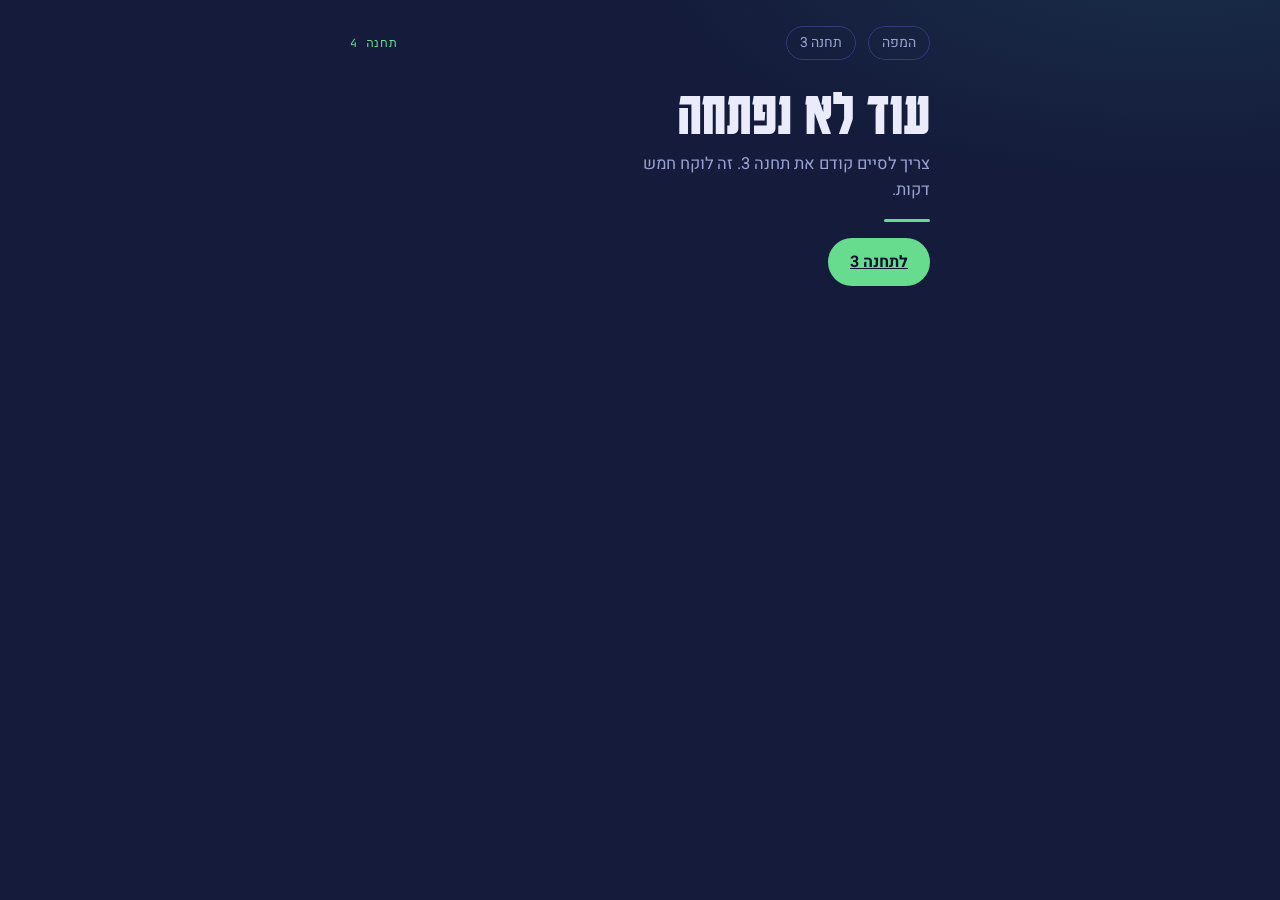
<file: s4.html>
<!DOCTYPE html>
<html lang="he" dir="rtl">
<head>
<meta charset="utf-8">
<meta name="viewport" content="width=device-width,initial-scale=1,viewport-fit=cover">
<meta name="theme-color" content="#151C3B">
<title>בנו את הפרוטוקול</title>
<link rel="preconnect" href="https://fonts.googleapis.com">
<link rel="preconnect" href="https://fonts.gstatic.com" crossorigin>
<link href="https://fonts.googleapis.com/css2?family=Heebo:wght@400;500;700&family=Karantina:wght@700&family=JetBrains+Mono:wght@400;700&display=swap" rel="stylesheet">
<link rel="stylesheet" href="assets/base.css">
<style>
:root{--c:var(--l4)}
.orig{border:1px solid var(--edge);border-radius:12px;padding:13px 15px;background:#101632;margin:0 0 15px}
.orig .lbl{font-size:12.5px;color:var(--mute);margin:0 0 5px}
.orig .txt{font-size:17px;font-weight:500;line-height:1.5}
.orig .cut{font-size:13.5px;color:var(--mute);margin:8px 0 0}
.idx{font-family:var(--mono);font-size:9.5px;color:#8890C6;vertical-align:.55em;margin-inline-start:1px}

.route{display:flex;align-items:center;gap:5px;margin:0 0 11px;padding:4px 0}
.nd{flex:none;min-width:36px;height:32px;padding:0 9px;border-radius:9px;border:1px solid var(--edge);
  background:rgba(29,37,80,.7);display:grid;place-items:center;font-size:12.5px;font-weight:700;white-space:nowrap}
.nd.r{font-family:var(--mono);color:var(--l2);border-color:rgba(63,210,206,.42)}
.lnk{flex:1 1 auto;min-width:12px;height:2px;border-radius:2px;background:var(--edge);position:relative}
.lnk.watched{background:linear-gradient(90deg,var(--edge),var(--l5),var(--edge))}
.face{position:absolute;left:50%;top:50%;transform:translate(-50%,-50%);font-size:21px;line-height:1;
  filter:drop-shadow(0 0 7px rgba(176,140,240,.55))}
.face.flip{animation:pop .4s ease}
@keyframes pop{
  0%{transform:translate(-50%,-50%) scale(.35) rotate(-14deg)}
  60%{transform:translate(-50%,-50%) scale(1.28) rotate(4deg)}
  100%{transform:translate(-50%,-50%) scale(1) rotate(0)}}
.routecap{font-size:13.5px;color:var(--mute);margin:0 0 16px;line-height:1.55}
.routecap b{color:var(--l5);font-weight:700}

.tapbox{margin:11px 0 0;padding:12px 13px;border-radius:10px;background:rgba(176,140,240,.10);
  border:1px solid rgba(176,140,240,.32);display:flex;gap:12px;align-items:flex-start}
.tapbox .bigface{font-size:31px;line-height:1;flex:none}
.tapbox .bigface.flip{animation:pop2 .4s ease}
@keyframes pop2{0%{transform:scale(.4) rotate(-14deg)}60%{transform:scale(1.25)}100%{transform:scale(1)}}
.tapbox .body{flex:1 1 auto;min-width:0}
.tapbox .lbl{font-size:12px;color:var(--l5);margin:0 0 5px}
.verdict{list-style:none;margin:9px 0 0;padding:0;font-size:14.5px;line-height:1.55;color:var(--mute)}
.verdict li{padding-inline-start:16px;position:relative;margin:0 0 4px}
.verdict li::before{content:'';position:absolute;inset-inline-start:0;top:.62em;width:6px;height:6px;
  border-radius:50%;background:var(--edge)}
.verdict li.good::before{background:var(--l4)}
.verdict li.bad::before{background:var(--l3)}
@media (prefers-reduced-motion:reduce){.face.flip,.tapbox .bigface.flip{animation:none}}
</style>
</head>
<body>
<div class="wrap">

  <nav class="bar">
    <a href="./">המפה</a>
    <a href="s3.html">תחנה 3</a>
    <span class="tag">תחנה 4</span>
  </nav>

  <div class="gate">
    <header class="head"><h1>עוד לא נפתחה</h1>
    <p class="lede">צריך לסיים קודם את תחנה <span class="prev">3</span>. זה לוקח חמש דקות.</p></header>
    <div class="rule"></div>
    <a class="btn" href="s3.html">לתחנה 3</a>
  </div>

  <main class="body-main">
  <header class="head">
    <h1>בנו את הפרוטוקול</h1>
    <p class="lede">במסדרון זה הייתם אתם. באינטרנט אלה ראוטרים. אותם חוקים בדיוק, רק שהפעם אתם קובעים אותם.</p>
  </header>
  <div class="rule"></div>

  <div class="route" id="route">
    <span class="nd">אתם</span><span class="lnk"></span>
    <span class="nd r">1</span><span class="lnk"></span>
    <span class="nd r">2</span><span class="lnk watched"><b class="face" id="face">😈</b></span>
    <span class="nd r">3</span><span class="lnk"></span>
    <span class="nd">יעד</span>
  </div>
  <p class="routecap">ארבע קפיצות עד היעד. הקו בין ראוטר 2 לראוטר 3 מנוטר, ומישהו שומר עותק של כל מה שעובר בו.
    <b>אתם רואים אותו. הפרוטוקול שלכם לא.</b></p>

  <div class="orig">
    <p class="lbl">ההודעה שאתם שולחים</p>
    <p class="txt" id="orig"></p>
    <p class="cut">נחתכת ל-8 פקטות. כל פקטה נוסעת לבד.</p>
  </div>

  <div class="panel">
    <h2>מה מדליקים?</h2>
    <div class="sw">
      <label><input type="checkbox" id="m_ack"><span class="n">אישור קבלה<span>היעד מאשר כל פקטה שהגיעה. מה שלא אושר, משודר שוב.</span></span><i class="st"></i></label>
      <label><input type="checkbox" id="m_num"><span class="n">מספור חלקים<span>כל פקטה מקבלת מספר סידורי לפני שהיא יוצאת.</span></span><i class="st"></i></label>
      <label><input type="checkbox" id="m_sum"><span class="n">בדיקת תקינות<span>כל פקטה נושאת חותמת קטנה שמתאימה רק לתוכן שלה.</span></span><i class="st"></i></label>
      <label><input type="checkbox" id="m_enc"><span class="n">הצפנה<span>מה שעובר בכבל הוא ג׳יבריש. רק אתם והיעד יודעים לפענח.</span></span><i class="st"></i></label>
    </div>
    <button class="btn" id="send">שלחו את ההודעה</button>
  </div>

  <div class="hops" id="hops"></div>
  <div class="fb" id="fb" hidden></div>

  <section class="dig">
    <h2>לחפור יותר</h2>
    <p class="sub">המשך ישיר למה שקרה פה. נפתח בלשונית חדשה.</p>
    <a href="https://howhttps.works/" target="_blank" rel="noopener">
      <b>howhttps.works</b><span>הסבר מצויר של איך שני צדדים שלא נפגשו מעולם מסכימים על מפתח, בלי שמי שמנטר את הכבל באמצע ישמע אותו. זה בדיוק המתג הרביעי.</span></a>
    <a href="https://badssl.com/" target="_blank" rel="noopener">
      <b>badssl.com</b><span>אוסף אתרים עם הצפנה שבורה בכוונה, כל אחד שבור אחרת. תלחצו ותראו איך הדפדפן מגיב לכל סוג של שבירה.</span></a>
    <a href="https://www.cloudflare.com/learning/ssl/what-is-ssl/" target="_blank" rel="noopener">
      <b>cloudflare.com</b><span>הסברים קצרים על כל מושג שנגענו בו, כתובים על ידי מי שמפעיל חלק גדול מהאינטרנט.</span></a>
  </section>

  </main>

</div>
<script src="assets/core.js"></script>
<script>
J.gate(4);
(function(){
  var PARTS=['תגידו','לדנה','שהמבחן','עבר','לכיתה','7','בשעה','12'];
  var LOST=4,BAD=5,BADTO='3';
  var hops=document.getElementById('hops'),fb=document.getElementById('fb');
  var face=document.getElementById('face');
  var arrived=false,runs=0,shown=null;

  function ciph(s){
    var h=2166136261;
    for(var i=0;i<s.length;i++){h^=s.charCodeAt(i);h=Math.imul(h,16777619)>>>0}
    var a='ABCDEFGHJKLMNPQRSTUVWXYZ23456789',o='';
    for(var k=0;k<7;k++){
      h^=h<<13;h>>>=0;h^=h>>>17;h^=h<<5;h>>>=0;
      o+=a[h%32];
    }
    return o;
  }
  function esc(s){return String(s).replace(/&/g,'&amp;').replace(/</g,'&lt;')}
  function clone(m){return m.map(function(p){return {i:p.i,t:p.t,alive:p.alive,bad:p.bad,gone:p.gone}})}
  function enc(){return document.getElementById('m_enc').checked}

  document.getElementById('orig').textContent=PARTS.join(' ');

  function draw(m,o){
    return m.map(function(p){
      if(!p.alive&&!p.gone)return '';
      var body=o.enc?'<code>'+ciph(p.t)+'</code>':esc(p.t);
      if(p.gone)body='<s>'+body+'</s>';
      else if(p.bad)body='<u>'+body+'</u>';
      return body+(o.num?'<span class="idx">'+p.i+'</span>':'');
    }).filter(Boolean).join(' ');
  }

  function card(s){
    var d=document.createElement('div');
    d.className='hop '+(s.cls||'');
    var h='<div class="who"><span>'+s.who+'</span><em>'+s.tag+'</em></div>'+
          '<div class="msg">'+s.html+'</div>';
    if(s.tapped)h+='<div class="tapbox" id="tapbox"></div>';
    if(s.note)h+='<ul class="verdict">'+s.note.map(function(n){
      return '<li class="'+(n[0]||'')+'">'+n[1]+'</li>'}).join('')+'</ul>';
    d.innerHTML=h;return d;
  }

  function paintFace(animate){
    var on=enc();
    var glyph=on?'😭':'😈';
    if(face.textContent!==glyph||animate){
      face.textContent=glyph;
      if(animate){face.classList.remove('flip');void face.offsetWidth;face.classList.add('flip')}
    }
    var box=document.getElementById('tapbox');
    if(!box||!shown)return;
    box.innerHTML='<span class="bigface'+(animate?' flip':'')+'">'+glyph+'</span>'+
      '<div class="body"><p class="lbl">מה שנשמר מהקו המנוטר</p>'+
      '<div class="msg">'+draw(shown,{num:false,enc:on})+'</div>'+
      '<ul class="verdict"><li class="'+(on?'good':'bad')+'">'+
      (on?'ג׳יבריש. בלי המפתח אי אפשר לעשות עם זה כלום.'
         :'טקסט גלוי לגמרי, כולל כל פקטה ששודרה מחדש. אף מנגנון לא הרגיש בזה, כי פה כלום לא אבד וכלום לא נשבר.')+
      '</li></ul></div>';
  }

  function go(){
    runs++;
    var q=function(id){return document.getElementById(id).checked};
    var o={ack:q('m_ack'),num:q('m_num'),sum:q('m_sum'),enc:q('m_enc')};
    var base=PARTS.map(function(t,i){return {i:i+1,t:t,alive:true,bad:false,gone:false}});

    var a0=clone(base);
    var a1=clone(base);
    var a2=clone(base);a2[LOST].alive=false;a2[LOST].gone=true;
    var a3=clone(a2);a3[LOST].gone=false;a3[BAD].t=BADTO;a3[BAD].bad=true;

    var fin=clone(a3);
    var fixLost=o.num&&o.ack, fixBad=o.sum&&o.ack;
    if(fixLost){fin[LOST].alive=true;fin[LOST].t=PARTS[LOST]}
    if(fixBad){fin[BAD].t=PARTS[BAD];fin[BAD].bad=false}
    var intact=fin.every(function(p){return p.alive&&!p.bad});
    shown=fin;

    var v=[];
    v.push(o.num
      ?(o.ack?['good','מספור: יש חור בספירה, פקטה 5 חסרה. ביקשתי אותה שוב והיא הגיעה.']
             :['bad','מספור: יש חור בספירה, פקטה 5 חסרה. אני יודע שמשהו אבד ואין לי דרך לבקש אותו שוב.'])
      :['bad','בלי מספור: קיבלתי 7 פקטות ואין לי מושג שהיו אמורות להיות 8.']);
    v.push(o.sum
      ?(o.ack?['good','בדיקת תקינות: פקטה 6 לא הסתדרה עם החותמת שלה. ביקשתי אותה שוב והיא הגיעה נקייה.']
             :['bad','בדיקת תקינות: פקטה 6 לא הסתדרה עם החותמת שלה. אני יודע שהיא פגומה ואין לי דרך לבקש חדשה.'])
      :['bad','בלי בדיקת תקינות: המספר שקיבלתי נראה לי תקין לגמרי.']);
    if(o.ack&&!o.num&&!o.sum)v.push(['','אישור קבלה: אישרתי כל פקטה שהגיעה. על מה בדיוק? אין לי מושג שמשהו חסר או פגום.']);
    if(o.enc)v.push(['good','הצפנה: פענחתי בלי בעיה. יש לי את המפתח.']);

    var stages=[
      {who:'אתם',tag:'מקור',html:draw(a0,o),
       note:[[o.enc?'good':'',o.enc?'8 פקטות יצאו מוצפנות. רק היעד יודע לפתוח אותן.'
                                   :'8 פקטות יצאו כטקסט גלוי, בדיוק כמו שכתוב למעלה.']]},
      {who:'ראוטר 1',tag:'קפיצה 1',html:draw(a1,o),
       note:[['good','הקפיצה עברה נקייה. כל 8 הפקטות הגיעו.']]},
      {who:'ראוטר 2',tag:'קפיצה 2',cls:'bad',html:draw(a2,o),
       note:[['bad','פקטה 5 אבדה בקפיצה השנייה. היא לא הגיעה, ואף אחד לא הודיע על זה.']]},
      {who:'ראוטר 3',tag:'קפיצה 3',cls:'tap',html:draw(a3,o),tapped:true,
       note:[['bad','פקטה 6 הגיעה פגומה. המספר שבתוכה השתנה בדרך.'],
             ['bad','הקו בין ראוטר 2 לראוטר 3 מנוטר. עותק של כל מה שעבר בו נשמר בצד.']]},
      {who:'היעד',tag:'קפיצה 4',cls:intact?'ok':'bad',
       html:draw(fin,{num:o.num,enc:false}),note:v}
    ];

    hops.innerHTML='';
    var els=stages.map(function(s){var e=card(s);hops.appendChild(e);return e});
    paintFace(false);
    var slow=!window.matchMedia||!window.matchMedia('(prefers-reduced-motion: reduce)').matches;
    els.forEach(function(e,k){
      if(slow)setTimeout(function(){e.classList.add('in')},k*340);
      else e.classList.add('in');
    });
    setTimeout(function(){verdict(intact,o)},slow?stages.length*340:0);
  }

  var miss=J.hints(fb,[
    'תכבו הכל ותשלחו פעם אחת. תראו בדיוק מה נשבר ובאיזו קפיצה. אחר כך תדליקו מנגנון אחד כל פעם.',
    'מספור חושף פקטה שאבדה, כי נוצר חור בספירה. בדיקת תקינות חושפת פקטה פגומה, כי היא לא מסתדרת עם החותמת שלה. אבל לחשוף זה לא לתקן.',
    'תדליקו מספור, בדיקת תקינות ואישור קבלה יחד. אישור קבלה הוא היחיד שנותן ליעד לבקש שישדרו שוב את מה שנחשף.'
  ]);

  function verdict(intact,o){
    if(intact&&o.enc){
      J.win(fb,4,'ההודעה הגיעה שלמה, ומהקו המנוטר יצא ג׳יבריש. שימו לב מי עשה מה: מספור חשף את הפקטה שאבדה, בדיקת תקינות חשפה את הפקטה הפגומה, ואישור קבלה הוא זה שאיפשר לבקש אותן שוב. אף אחד משלושת האלה לא נגע בקו המנוטר, כי שם שום דבר לא אבד ושום דבר לא נשבר, אז אין מה לחשוף. רק הצפנה עשתה את זה, והיא לבד לא מתקנת כלום. זה בדיוק מה ש-TCP ו-HTTPS מחלקים ביניהם.',
        './','חזרה למפה');
      return;
    }
    if(intact){
      arrived=true;
      fb.hidden=false;fb.className='fb near';
      fb.innerHTML='<b>ההודעה הגיעה שלמה!</b> רגע, תגללו חזרה לראוטר 3. בקו המנוטר לא אבד כלום ולא נשבר כלום, אז שום מנגנון שהדלקתם לא הרגיש שם משהו. ובכל זאת יש שם עכשיו עותק מלא של ההודעה שלכם, קריא לחלוטין. נשאר לכם מתג אחד שלא נגעתם בו.';
      fb.scrollIntoView({block:'nearest',behavior:'smooth'});
      return;
    }
    if(arrived){
      fb.hidden=false;fb.className='fb near';
      fb.innerHTML='<b>כמעט! רמז:</b> קודם הצלחתם להביא אותה שלמה. אל תכבו את מה שעבד, רק תוסיפו עליו את המתג הרביעי.';
      return;
    }
    if(runs>1)miss();
    else{fb.hidden=true;fb.className='fb';}
  }

  document.getElementById('m_enc').addEventListener('change',function(){paintFace(true)});
  document.getElementById('send').addEventListener('click',function(){
    this.textContent='שלחו שוב';go();
  });
  paintFace(false);
})();
</script>
</body>
</html>
</file>
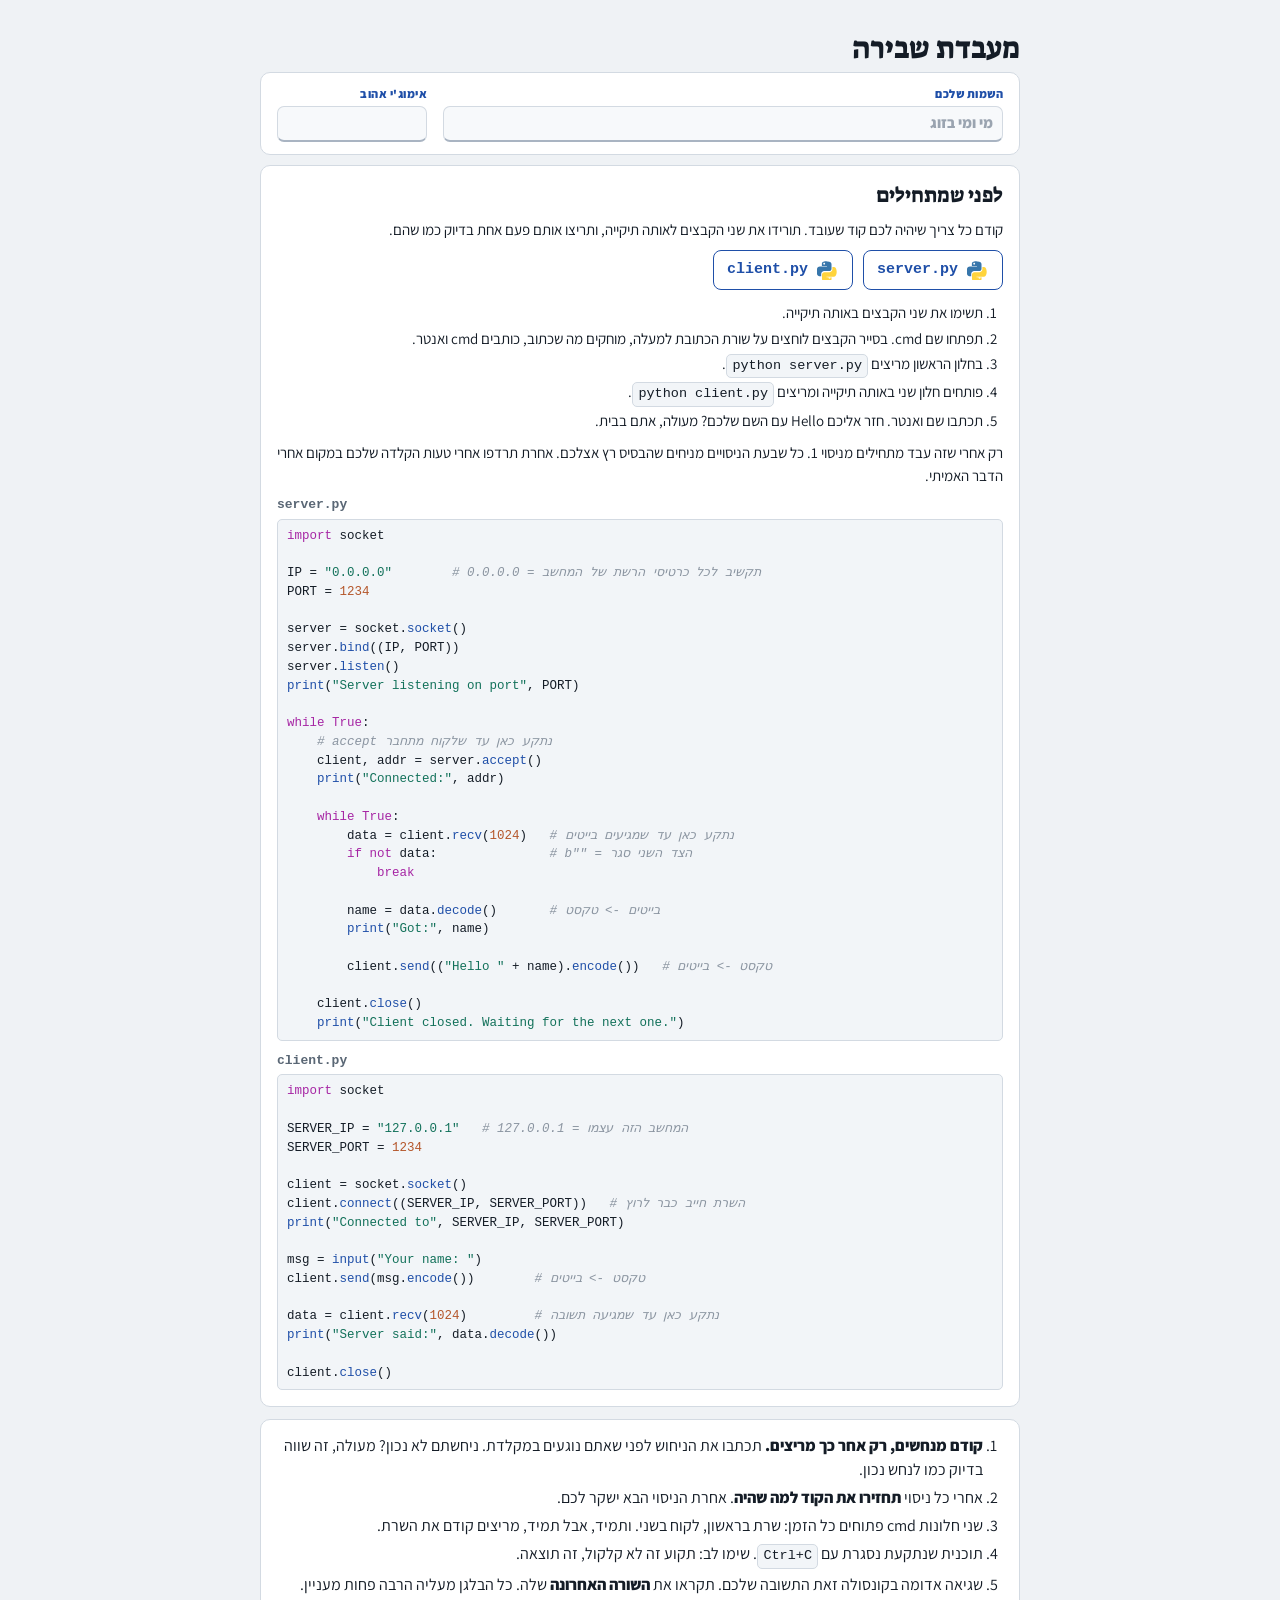
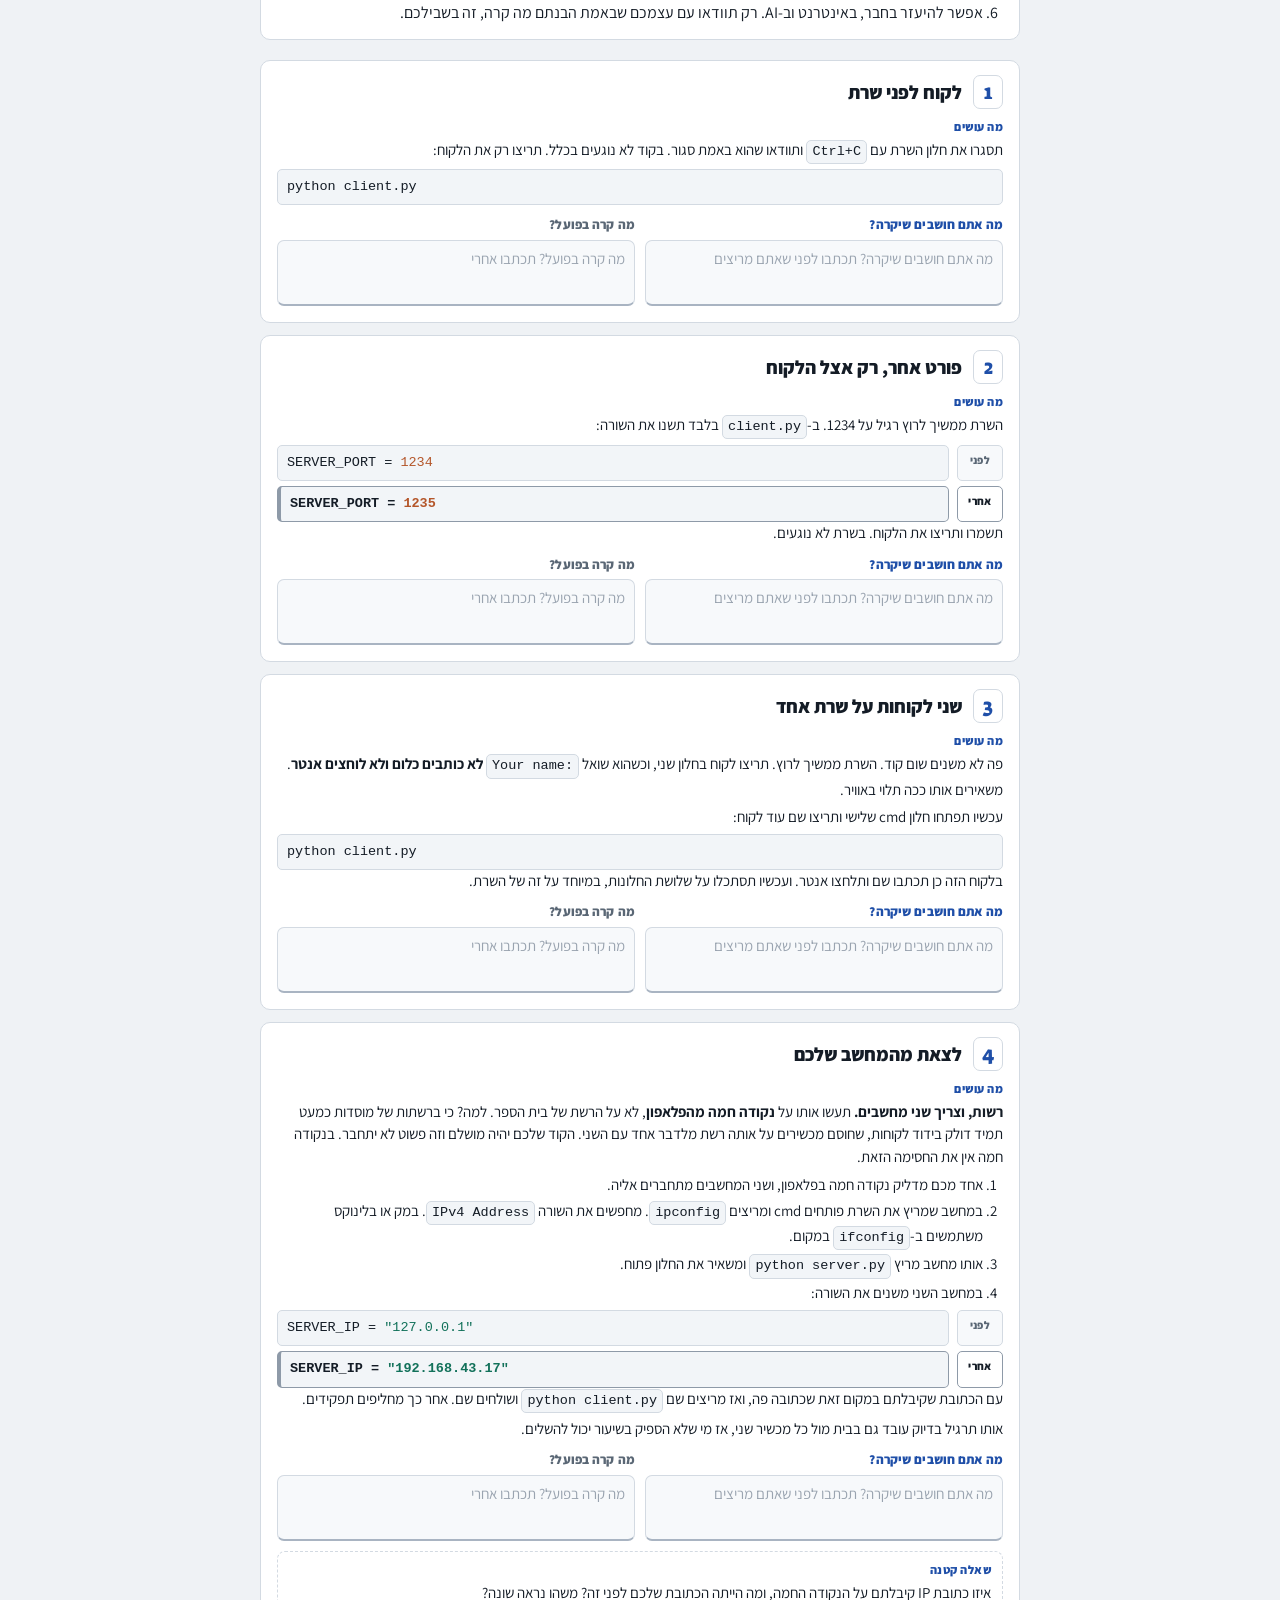
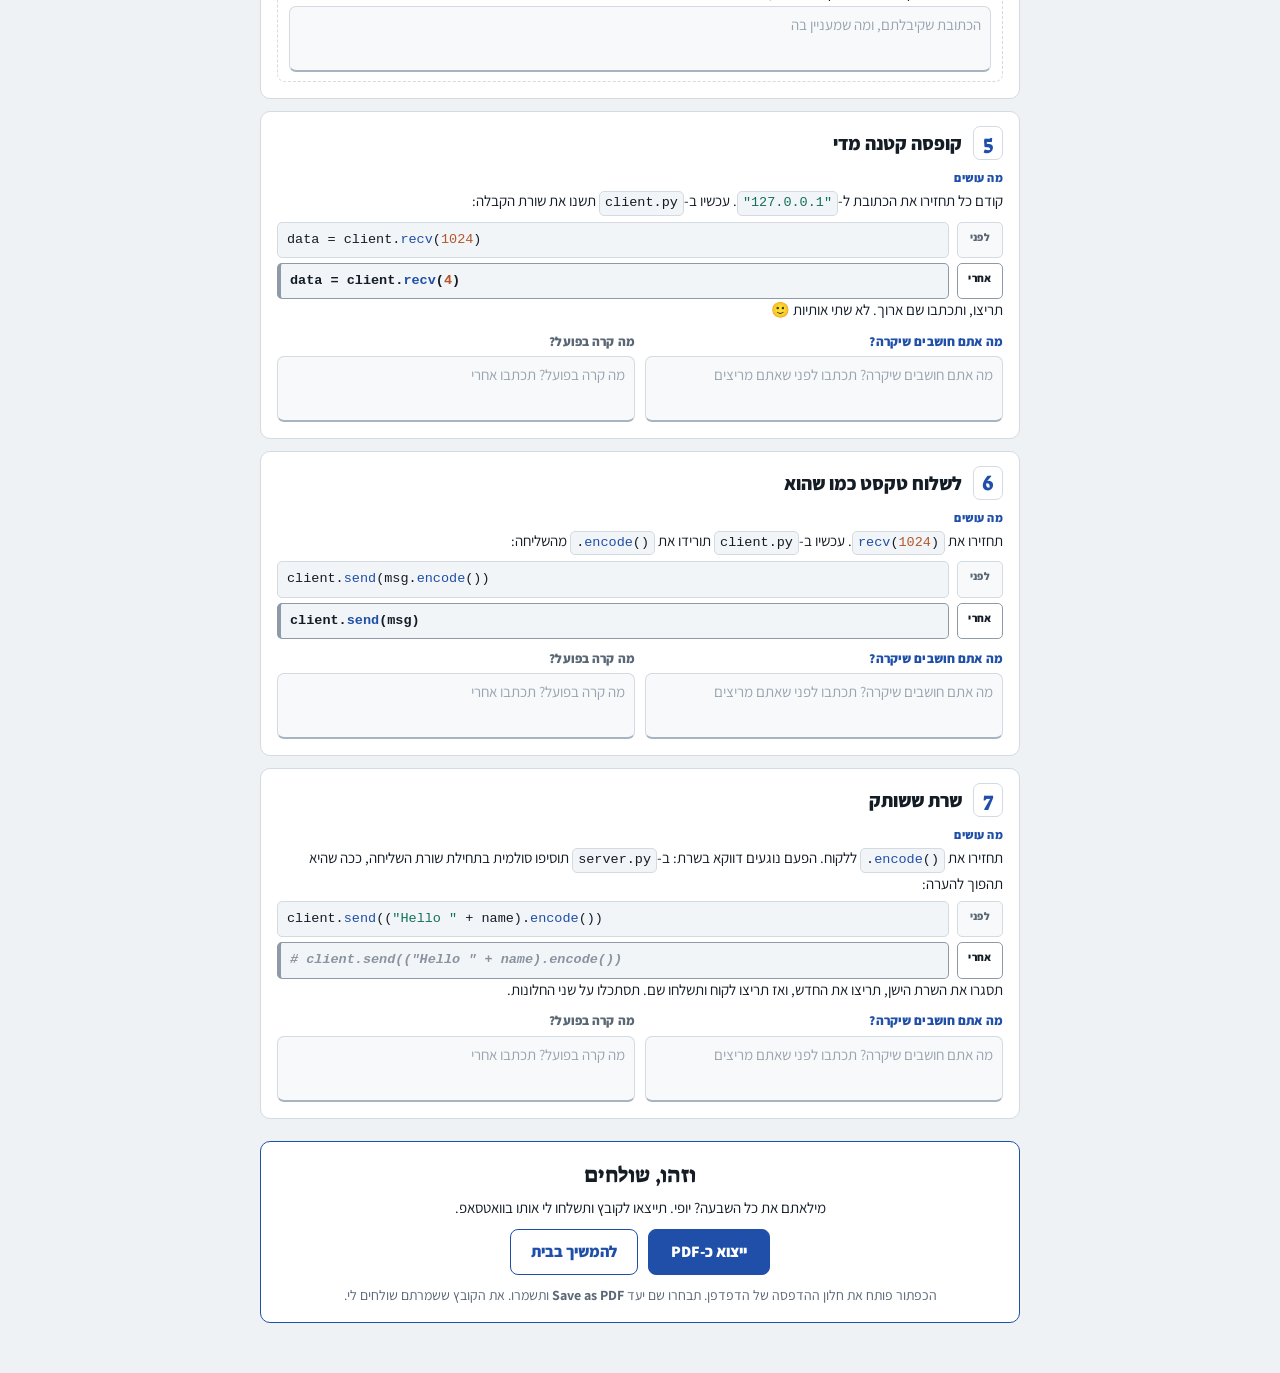
<file: lab/experiments.html>
<!DOCTYPE html>
<html lang="he" dir="rtl">
<head>
<meta charset="utf-8">
<meta name="viewport" content="width=device-width, initial-scale=1, viewport-fit=cover">
<meta name="theme-color" content="#EFF2F5">
<title>מעבדת שבירה · שבעה ניסויים</title>
<link rel="preconnect" href="https://fonts.googleapis.com">
<link rel="preconnect" href="https://fonts.gstatic.com" crossorigin>
<link href="https://fonts.googleapis.com/css2?family=Assistant:wght@400;600;800&family=Suez+One&display=swap" rel="stylesheet">
<style>
:root{--paper:#EFF2F5;--card:#fff;--ink:#141C26;--soft:#5A6775;--line:#D3DAE2;--signal:#1F4FA8;
  --kw:#A626A4;--str:#12715A;--num:#B4562A;--com:#8A94A0;--fn:#1F4FA8;
  --mono:'Consolas','SF Mono','Courier New',monospace;
  --emoji:'Apple Color Emoji','Segoe UI Emoji','Noto Color Emoji','Segoe UI Symbol'}
*{box-sizing:border-box}
html{-webkit-text-size-adjust:100%}
body{margin:0;background:var(--paper);color:var(--ink);
  font-family:'Assistant',-apple-system,'Segoe UI',Arial,sans-serif;font-size:16px;line-height:1.5;
  padding:30px 16px calc(50px + env(safe-area-inset-bottom))}
.w{max-width:760px;margin:0 auto}

h1{font-family:'Suez One',Georgia,serif;font-weight:400;font-size:30px;margin:0 0 6px;line-height:1.2}
.lede{color:var(--soft);margin:0 0 16px}
h2.sec{font-family:'Suez One',Georgia,serif;font-weight:400;font-size:21px;margin:0 0 8px}

.who{background:var(--card);border:1px solid var(--line);border-radius:10px;padding:12px 16px;margin:0 0 10px;
  display:grid;grid-template-columns:1fr 150px;gap:10px 16px;align-items:end}
@media (max-width:520px){.who{grid-template-columns:1fr}}
.who label{display:block;font-size:12px;font-weight:800;color:var(--signal);letter-spacing:.04em;margin:0 0 3px}
.card{background:var(--card);border:1px solid var(--line);border-radius:10px;
  padding:14px 16px 16px;margin:0 0 12px}
.start ol{margin:0 0 10px;padding-inline-start:20px;font-size:15px}
.start li{margin:0 0 3px}
.start p{margin:0 0 8px;font-size:15px}
.start p:last-child{margin:0}
.dls{display:flex;flex-wrap:wrap;gap:10px;margin:0 0 12px}
.dl{display:inline-flex;align-items:center;gap:9px;font:inherit;background:#fff;
  border:1px solid var(--signal);border-radius:8px;padding:8px 15px 8px 13px;cursor:pointer}
.dl .fn{font-family:var(--mono);font-size:15px;font-weight:700;color:var(--signal);direction:ltr;unicode-bidi:isolate}
.dl .pyi{width:20px;height:20px;flex:none;display:block}
.dl:hover{background:#EDF2FB}
.dl:focus-visible{outline:2px solid var(--ink);outline-offset:2px}
.steps{margin:6px 0 0;padding-inline-start:20px}
.steps li{margin:0 0 3px}
.obs{border:1px dashed var(--line);border-radius:8px;padding:9px 11px;margin:10px 0 0}
.obs p{margin:0 0 2px;font-size:15px}
.tools{display:flex;flex-wrap:wrap;gap:10px;justify-content:center;margin:0}
.btn2{font:inherit;font-weight:800;font-size:16px;color:var(--signal);background:#fff;
  border:1px solid var(--signal);border-radius:8px;padding:10px 20px;cursor:pointer}
.btn2:hover{background:#EDF2FB}
.btn2:focus-visible{outline:2px solid var(--ink);outline-offset:2px}
.qrdlg{border:1px solid var(--line);border-radius:12px;padding:18px 18px 20px;background:var(--card);color:var(--ink);
  width:296px;max-width:calc(100vw - 32px);text-align:center;margin:auto;box-sizing:border-box}
.nostore{background:#A82B22;color:#fff;padding:11px 15px;font-size:15px;font-weight:600;line-height:1.4;text-align:center}
.qrdlg::backdrop{background:rgba(20,28,38,.58)}
.qrdlg h3{font-family:'Suez One',Georgia,serif;font-weight:400;font-size:19px;margin:0 0 12px}
.qrdlg canvas{display:block;margin:0 auto;width:216px;height:216px;max-width:100%;image-rendering:pixelated}
.qrdlg canvas[hidden]{display:none}
.qrdlg .qrlink{display:block;direction:ltr;word-break:break-all;font-size:12px;line-height:1.35;margin:9px 0 0;color:var(--signal);text-align:center}
.qrdlg p{font-size:14.5px;color:var(--soft);margin:11px 0 0;line-height:1.45}
.qrdlg .x{position:absolute;inset-inline-start:8px;top:5px;border:0;background:none;
  font-size:24px;line-height:1;color:var(--soft);cursor:pointer;padding:2px 9px;font-family:inherit}
.qrdlg .x:hover{color:var(--ink)}
.files{display:flex;flex-wrap:wrap;gap:8px;justify-content:center;margin:12px 0 0}
.files[hidden]{display:none}
.files .lk{font:inherit;font-weight:800;font-size:14px;color:var(--signal);background:#fff;
  border:1px solid var(--signal);border-radius:8px;padding:7px 13px;cursor:pointer}
.files .lk:hover{background:#EDF2FB}
#toast{position:fixed;inset-inline-start:14px;bottom:52px;background:var(--signal);color:#fff;
  border-radius:20px;padding:6px 15px;font-size:14px;font-weight:800;opacity:0;transition:opacity .25s;pointer-events:none;z-index:10}
#toast.on{opacity:1}
.src{margin:0 0 10px}
.src:last-child{margin:0}
.src .fn{font-family:var(--mono);font-size:13px;font-weight:700;color:var(--soft);margin:0 0 4px;direction:ltr;text-align:left}
.rules{background:var(--card);border:1px solid var(--line);border-radius:10px;padding:14px 16px;margin:0 0 20px}
.rules ol{margin:0;padding-inline-start:20px}
.rules li{margin:0 0 4px}
.rules li:last-child{margin:0}
.rules b{font-weight:800}

.top{display:flex;gap:11px;align-items:baseline;margin:0 0 9px}
.num{font-family:'Suez One',Georgia,serif;font-size:21px;color:var(--signal);line-height:1;
  min-width:30px;text-align:center;border:1px solid var(--line);border-radius:7px;padding:6px 0 5px;flex:none}
.ttl{font-size:19px;font-weight:800;line-height:1.25;margin:0}
.do{margin:0 0 10px;font-size:15px}
.do p{margin:0 0 5px}
.do p:last-child{margin:0}
.k{font-weight:800;color:var(--signal);font-size:12px;letter-spacing:.04em;display:block;margin:0 0 3px}

code{font-family:var(--mono);font-size:13.5px;
  background:#F2F5F8;border:1px solid var(--line);border-radius:5px;padding:1px 5px;
  direction:ltr;unicode-bidi:isolate;display:inline-block;white-space:pre}
code.blk{display:block;padding:7px 9px;margin:5px 0 0;text-align:left;overflow-x:auto;white-space:pre-wrap;word-break:break-word}
code.file{margin:0;line-height:1.5;font-size:12.5px}
.tok-kw{color:var(--kw)}
.tok-str{color:var(--str)}
.tok-num{color:var(--num)}
.tok-com{color:var(--com);font-style:italic}
.tok-fn{color:var(--fn)}

.ba{margin:6px 0 0}
.ba .row{display:flex;align-items:stretch;gap:8px;margin:0 0 5px}
.ba .row:last-child{margin:0}
.tag{flex:none;min-width:46px;text-align:center;font-size:11px;font-weight:800;letter-spacing:.04em;
  border:1px solid var(--line);border-radius:5px;padding:6px 4px 0;color:var(--soft);background:#F7F9FB}
.row.after .tag{color:var(--ink);border-color:#8E9AA8;background:#fff}
.ba code.blk{margin:0;flex:1;min-width:0}
.row.after code.blk{font-weight:700;border-color:#8E9AA8;border-inline-start-width:4px}

.split{display:grid;grid-template-columns:1fr 1fr;gap:10px;align-items:start}
@media (max-width:540px){.split{grid-template-columns:1fr}}
.box h3{margin:0 0 5px;font-size:13px;font-weight:800;color:var(--signal);letter-spacing:.01em}
.box.a h3{color:var(--soft)}
.fill{min-height:66px;background:#F7F9FB;border:1px solid var(--line);border-bottom:2px solid #A9B4C2;
  border-radius:7px;padding:7px 9px;font-size:15px;line-height:1.5;outline:none;
  white-space:pre-wrap;overflow-wrap:anywhere}
.fill:focus{border-color:var(--signal);border-bottom-color:var(--signal);background:#fff}
.fill:empty::before{content:attr(data-ph);color:#9AA4B0}
.fill:focus:empty::before{content:""}
.who .fill{min-height:0;padding:5px 9px;font-weight:800}
.who .fill.emoji{font-family:var(--emoji),'Assistant',sans-serif}

.send{background:var(--card);border:1px solid var(--signal);border-radius:10px;padding:16px 18px;margin:22px 0 0;text-align:center}
.send h2{font-family:'Suez One',Georgia,serif;font-weight:400;font-size:22px;margin:0 0 6px}
.send p{margin:0 0 10px;font-size:15px}
.send .btn{font:inherit;font-weight:800;font-size:16px;color:#fff;background:var(--signal);
  border:1px solid var(--signal);border-radius:8px;padding:10px 22px;cursor:pointer}
.send .btn:hover{background:#183E85}
.send .btn:focus-visible{outline:2px solid var(--ink);outline-offset:2px}
.send .how{color:var(--soft);font-size:14px;margin:10px 0 0}
#saved{position:fixed;inset-inline-start:14px;bottom:14px;background:var(--card);border:1px solid var(--line);
  border-radius:20px;padding:4px 13px;font-size:13px;color:var(--soft);opacity:0;transition:opacity .25s;pointer-events:none}
#saved.on{opacity:1}

@media print{
  @page{size:A4;margin:11mm 12mm}
  html,body{background:#fff}
  body{padding:0;font-size:10.8pt;line-height:1.36;
    -webkit-print-color-adjust:exact;print-color-adjust:exact}
  .w{max-width:none}
  .noprint,.start,#saved{display:none !important}
  h1{font-size:20pt;margin-bottom:3px}
  .lede{margin-bottom:8px;font-size:10pt}
  .who{padding:7px 12px;margin-bottom:8px;border-color:#141C26;border-width:1.5px;gap:5px 16px;break-inside:avoid}
  .who label{font-size:8.6pt;margin-bottom:1px}
  .rules{padding:7px 10px;margin-bottom:10px;font-size:9.4pt;border-color:#B9C2CC;break-inside:avoid}
  .card{break-inside:avoid;page-break-inside:avoid;margin-bottom:6px;padding:7px 10px 9px;border-color:#B9C2CC}
  .top{margin-bottom:6px}
  .num{font-size:16pt;padding:3px 0 2px;min-width:26px}
  .ttl{font-size:12.5pt}
  .do{font-size:9.7pt;margin-bottom:6px}
  code{font-size:9.3pt;background:#fff;border-color:#C7CFD9}
  .tag{background:#fff;font-size:8.4pt;padding-top:4px;min-width:40px}
  .box h3{font-size:9.2pt;margin-bottom:3px}
  .fill{background:#fff;border:1px solid #8E9AA8;border-bottom-width:1px;min-height:42px;
    font-size:9.7pt;padding:5px 7px;break-inside:avoid;page-break-inside:avoid}
  .fill:empty::before{content:""}
  .send{break-inside:avoid;page-break-inside:avoid;margin-top:10px;padding:8px 11px}
  .send h2{font-size:13pt}
  .send p{font-size:9.7pt;margin-bottom:0}
  .send .tools,.send .how,.qrdlg,#toast,.nostore{display:none}
}
</style>
</head>
<body>
<div class="w">

  <h1>מעבדת שבירה</h1>

  <div class="who">
    <div><label>השמות שלכם</label><div class="fill" id="f_names" contenteditable="true" data-ph="מי ומי בזוג"></div></div>
    <div><label>אימוג'י אהוב</label><div class="fill emoji" id="f_emoji" contenteditable="true"></div></div>
  </div>

  <div class="card start">
    <h2 class="sec">לפני שמתחילים</h2>
    <p>קודם כל צריך שיהיה לכם קוד שעובד. תורידו את שני הקבצים לאותה תיקייה, ותריצו אותם פעם אחת בדיוק כמו שהם.</p>
    <div class="dls noprint">
      <button class="dl" data-dl="server.py" aria-label="הורדת server.py"><svg class="pyi" viewBox="0 0 32 32" aria-hidden="true" focusable="false"><path fill="#3776AB" d="M15.9 2c-2.3 0-4.2.2-5.6.6-2.1.6-2.5 1.8-2.5 4v2.9h8.1v1H4.6c-2.2 0-4.1 1.3-4.7 3.8-.7 2.9-.7 4.7 0 7.7.5 2.3 1.8 3.9 4 3.9h2.8v-3.5c0-2.5 2.2-4.7 4.7-4.7h8c2.1 0 3.8-1.7 3.8-3.8V6.6c0-2-1.7-3.6-3.8-3.9-1.3-.2-2.7-.3-4-.3zm-4.4 2.5c.8 0 1.5.7 1.5 1.5s-.7 1.5-1.5 1.5S10 6.8 10 6s.7-1.5 1.5-1.5z"/><path fill="#FFD43B" d="M24.6 11.4v3.4c0 2.6-2.2 4.8-4.8 4.8h-8c-2 0-3.8 1.8-3.8 3.8v7.1c0 2 1.8 3.2 3.8 3.8 2.4.7 4.7.8 7.6 0 1.9-.5 3.8-1.6 3.8-3.8v-2.9h-8v-1h11.9c2.2 0 3.1-1.6 3.8-3.9.8-2.4.8-4.7 0-7.7-.5-2.2-1.6-3.8-3.8-3.8h-2.5zm-4.5 15.6c.8 0 1.5.7 1.5 1.5s-.7 1.5-1.5 1.5-1.5-.7-1.5-1.5.7-1.5 1.5-1.5z"/></svg><span class="fn" dir="ltr">server.py</span></button>
      <button class="dl" data-dl="client.py" aria-label="הורדת client.py"><svg class="pyi" viewBox="0 0 32 32" aria-hidden="true" focusable="false"><path fill="#3776AB" d="M15.9 2c-2.3 0-4.2.2-5.6.6-2.1.6-2.5 1.8-2.5 4v2.9h8.1v1H4.6c-2.2 0-4.1 1.3-4.7 3.8-.7 2.9-.7 4.7 0 7.7.5 2.3 1.8 3.9 4 3.9h2.8v-3.5c0-2.5 2.2-4.7 4.7-4.7h8c2.1 0 3.8-1.7 3.8-3.8V6.6c0-2-1.7-3.6-3.8-3.9-1.3-.2-2.7-.3-4-.3zm-4.4 2.5c.8 0 1.5.7 1.5 1.5s-.7 1.5-1.5 1.5S10 6.8 10 6s.7-1.5 1.5-1.5z"/><path fill="#FFD43B" d="M24.6 11.4v3.4c0 2.6-2.2 4.8-4.8 4.8h-8c-2 0-3.8 1.8-3.8 3.8v7.1c0 2 1.8 3.2 3.8 3.8 2.4.7 4.7.8 7.6 0 1.9-.5 3.8-1.6 3.8-3.8v-2.9h-8v-1h11.9c2.2 0 3.1-1.6 3.8-3.9.8-2.4.8-4.7 0-7.7-.5-2.2-1.6-3.8-3.8-3.8h-2.5zm-4.5 15.6c.8 0 1.5.7 1.5 1.5s-.7 1.5-1.5 1.5-1.5-.7-1.5-1.5.7-1.5 1.5-1.5z"/></svg><span class="fn" dir="ltr">client.py</span></button>
    </div>
    <ol>
      <li>תשימו את שני הקבצים באותה תיקייה.</li>
      <li>תפתחו שם cmd. בסייר הקבצים לוחצים על שורת הכתובת למעלה, מוחקים מה שכתוב, כותבים cmd ואנטר.</li>
      <li>בחלון הראשון מריצים <code>python server.py</code>&rlm;.</li>
      <li>פותחים חלון שני באותה תיקייה ומריצים <code>python client.py</code>&rlm;.</li>
      <li>תכתבו שם ואנטר. חזר אליכם Hello עם השם שלכם? מעולה, אתם בבית.</li>
    </ol>
    <p>רק אחרי שזה עבד מתחילים מניסוי 1. כל שבעת הניסויים מניחים שהבסיס רץ אצלכם. אחרת תרדפו אחרי טעות הקלדה שלכם במקום אחרי הדבר האמיתי.</p>
    <div class="src">
      <div class="fn">server.py</div>
      <code class="blk py file">import socket

IP = "0.0.0.0"        # 0.0.0.0 = תקשיב לכל כרטיסי הרשת של המחשב
PORT = 1234

server = socket.socket()
server.bind((IP, PORT))
server.listen()
print("Server listening on port", PORT)

while True:
    # accept נתקע כאן עד שלקוח מתחבר
    client, addr = server.accept()
    print("Connected:", addr)

    while True:
        data = client.recv(1024)   # נתקע כאן עד שמגיעים בייטים
        if not data:               # b"" = הצד השני סגר
            break

        name = data.decode()       # בייטים -&gt; טקסט
        print("Got:", name)

        client.send(("Hello " + name).encode())   # טקסט -&gt; בייטים

    client.close()
    print("Client closed. Waiting for the next one.")</code>
    </div>
    <div class="src">
      <div class="fn">client.py</div>
      <code class="blk py file">import socket

SERVER_IP = "127.0.0.1"   # 127.0.0.1 = המחשב הזה עצמו
SERVER_PORT = 1234

client = socket.socket()
client.connect((SERVER_IP, SERVER_PORT))   # השרת חייב כבר לרוץ
print("Connected to", SERVER_IP, SERVER_PORT)

msg = input("Your name: ")
client.send(msg.encode())        # טקסט -&gt; בייטים

data = client.recv(1024)         # נתקע כאן עד שמגיעה תשובה
print("Server said:", data.decode())

client.close()</code>
    </div>
  </div>

  <div class="rules">
    <ol>
      <li><b>קודם מנחשים, רק אחר כך מריצים.</b> תכתבו את הניחוש לפני שאתם נוגעים במקלדת. ניחשתם לא נכון? מעולה, זה שווה בדיוק כמו לנחש נכון.</li>
      <li>אחרי כל ניסוי <b>תחזירו את הקוד למה שהיה</b>. אחרת הניסוי הבא ישקר לכם.</li>
      <li>שני חלונות cmd פתוחים כל הזמן: שרת בראשון, לקוח בשני. ותמיד, אבל תמיד, מריצים קודם את השרת.</li>
      <li>תוכנית שנתקעת נסגרת עם <code>Ctrl+C</code>&rlm;. שימו לב: תקוע זה לא קלקול, זה תוצאה.</li>
      <li>שגיאה אדומה בקונסולה זאת התשובה שלכם. תקראו את <b>השורה האחרונה</b> שלה. כל הבלגן מעליה הרבה פחות מעניין.</li>
      <li>אפשר להיעזר בחבר, באינטרנט וב-AI. רק תוודאו עם עצמכם שבאמת הבנתם מה קרה, זה בשבילכם.</li>
    </ol>
  </div>

  <div class="card">
    <div class="top"><div class="num">1</div><h2 class="ttl">לקוח לפני שרת</h2></div>
    <div class="do">
      <span class="k">מה עושים</span>
      <p>תסגרו את חלון השרת עם <code>Ctrl+C</code>&rlm; ותוודאו שהוא באמת סגור. בקוד לא נוגעים בכלל. תריצו רק את הלקוח:</p>
      <code class="blk">python client.py</code>
    </div>
    <div class="split">
      <div class="box q"><h3>מה אתם חושבים שיקרה?</h3>
        <div class="fill" id="p1" contenteditable="true" data-ph="מה אתם חושבים שיקרה? תכתבו לפני שאתם מריצים"></div></div>
      <div class="box a"><h3>מה קרה בפועל?</h3>
        <div class="fill" id="a1" contenteditable="true" data-ph="מה קרה בפועל? תכתבו אחרי"></div></div>
    </div>
  </div>

  <div class="card">
    <div class="top"><div class="num">2</div><h2 class="ttl">פורט אחר, רק אצל הלקוח</h2></div>
    <div class="do">
      <span class="k">מה עושים</span>
      <p>השרת ממשיך לרוץ רגיל על 1234. ב-<code class="py">client.py</code>&rlm; בלבד תשנו את השורה:</p>
      <div class="ba">
        <div class="row"><span class="tag">לפני</span><code class="blk py">SERVER_PORT = 1234</code></div>
        <div class="row after"><span class="tag">אחרי</span><code class="blk py">SERVER_PORT = 1235</code></div>
      </div>
      <p>תשמרו ותריצו את הלקוח. בשרת לא נוגעים.</p>
    </div>
    <div class="split">
      <div class="box q"><h3>מה אתם חושבים שיקרה?</h3>
        <div class="fill" id="p2" contenteditable="true" data-ph="מה אתם חושבים שיקרה? תכתבו לפני שאתם מריצים"></div></div>
      <div class="box a"><h3>מה קרה בפועל?</h3>
        <div class="fill" id="a2" contenteditable="true" data-ph="מה קרה בפועל? תכתבו אחרי"></div></div>
    </div>
  </div>

  <div class="card">
    <div class="top"><div class="num">3</div><h2 class="ttl">שני לקוחות על שרת אחד</h2></div>
    <div class="do">
      <span class="k">מה עושים</span>
      <p>פה לא משנים שום קוד. השרת ממשיך לרוץ. תריצו לקוח בחלון שני, וכשהוא שואל <code>Your name:</code>&rlm; <b>לא כותבים כלום ולא לוחצים אנטר</b>. משאירים אותו ככה תלוי באוויר.</p>
      <p>עכשיו תפתחו חלון cmd שלישי ותריצו שם עוד לקוח:</p>
      <code class="blk">python client.py</code>
      <p>בלקוח הזה כן תכתבו שם ותלחצו אנטר. ועכשיו תסתכלו על שלושת החלונות, במיוחד על זה של השרת.</p>
    </div>
    <div class="split">
      <div class="box q"><h3>מה אתם חושבים שיקרה?</h3>
        <div class="fill" id="p3" contenteditable="true" data-ph="מה אתם חושבים שיקרה? תכתבו לפני שאתם מריצים"></div></div>
      <div class="box a"><h3>מה קרה בפועל?</h3>
        <div class="fill" id="a3" contenteditable="true" data-ph="מה קרה בפועל? תכתבו אחרי"></div></div>
    </div>
  </div>

  <div class="card">
    <div class="top"><div class="num">4</div><h2 class="ttl">לצאת מהמחשב שלכם</h2></div>
    <div class="do">
      <span class="k">מה עושים</span>
      <p><b>רשות, וצריך שני מחשבים.</b> תעשו אותו על <b>נקודה חמה מהפלאפון</b>, לא על הרשת של בית הספר. למה? כי ברשתות של מוסדות כמעט תמיד דולק בידוד לקוחות, שחוסם מכשירים על אותה רשת מלדבר אחד עם השני. הקוד שלכם יהיה מושלם וזה פשוט לא יתחבר. בנקודה חמה אין את החסימה הזאת.</p>
      <ol class="steps">
        <li>אחד מכם מדליק נקודה חמה בפלאפון, ושני המחשבים מתחברים אליה.</li>
        <li>במחשב שמריץ את השרת פותחים cmd ומריצים <code>ipconfig</code>&rlm;. מחפשים את השורה <code>IPv4 Address</code>&rlm;. במק או בלינוקס משתמשים ב-<code>ifconfig</code>&rlm; במקום.</li>
        <li>אותו מחשב מריץ <code>python server.py</code>&rlm; ומשאיר את החלון פתוח.</li>
        <li>במחשב השני משנים את השורה:</li>
      </ol>
      <div class="ba">
        <div class="row"><span class="tag">לפני</span><code class="blk py">SERVER_IP = "127.0.0.1"</code></div>
        <div class="row after"><span class="tag">אחרי</span><code class="blk py">SERVER_IP = "192.168.43.17"</code></div>
      </div>
      <p>עם הכתובת שקיבלתם במקום זאת שכתובה פה, ואז מריצים שם <code>python client.py</code>&rlm; ושולחים שם. אחר כך מחליפים תפקידים.</p>
      <p>אותו תרגיל בדיוק עובד גם בבית מול כל מכשיר שני, אז מי שלא הספיק בשיעור יכול להשלים.</p>
    </div>
    <div class="split">
      <div class="box q"><h3>מה אתם חושבים שיקרה?</h3>
        <div class="fill" id="p4" contenteditable="true" data-ph="מה אתם חושבים שיקרה? תכתבו לפני שאתם מריצים"></div></div>
      <div class="box a"><h3>מה קרה בפועל?</h3>
        <div class="fill" id="a4" contenteditable="true" data-ph="מה קרה בפועל? תכתבו אחרי"></div></div>
    </div>
    <div class="obs"><span class="k">שאלה קטנה</span><p>איזו כתובת IP קיבלתם על הנקודה החמה, ומה הייתה הכתובת שלכם לפני זה? משהו נראה שונה?</p><div class="fill" id="h4" contenteditable="true" data-ph="הכתובת שקיבלתם, ומה שמעניין בה"></div></div>
  </div>

  <div class="card">
    <div class="top"><div class="num">5</div><h2 class="ttl">קופסה קטנה מדי</h2></div>
    <div class="do">
      <span class="k">מה עושים</span>
      <p>קודם כל תחזירו את הכתובת ל-<code class="py">"127.0.0.1"</code>&rlm;. עכשיו ב-<code class="py">client.py</code>&rlm; תשנו את שורת הקבלה:</p>
      <div class="ba">
        <div class="row"><span class="tag">לפני</span><code class="blk py">data = client.recv(1024)</code></div>
        <div class="row after"><span class="tag">אחרי</span><code class="blk py">data = client.recv(4)</code></div>
      </div>
      <p>תריצו, ותכתבו שם ארוך. לא שתי אותיות 🙂</p>
    </div>
    <div class="split">
      <div class="box q"><h3>מה אתם חושבים שיקרה?</h3>
        <div class="fill" id="p5" contenteditable="true" data-ph="מה אתם חושבים שיקרה? תכתבו לפני שאתם מריצים"></div></div>
      <div class="box a"><h3>מה קרה בפועל?</h3>
        <div class="fill" id="a5" contenteditable="true" data-ph="מה קרה בפועל? תכתבו אחרי"></div></div>
    </div>
  </div>

  <div class="card">
    <div class="top"><div class="num">6</div><h2 class="ttl">לשלוח טקסט כמו שהוא</h2></div>
    <div class="do">
      <span class="k">מה עושים</span>
      <p>תחזירו את <code class="py">recv(1024)</code>&rlm;. עכשיו ב-<code class="py">client.py</code>&rlm; תורידו את <code class="py">.encode()</code>&rlm; מהשליחה:</p>
      <div class="ba">
        <div class="row"><span class="tag">לפני</span><code class="blk py">client.send(msg.encode())</code></div>
        <div class="row after"><span class="tag">אחרי</span><code class="blk py">client.send(msg)</code></div>
      </div>
    </div>
    <div class="split">
      <div class="box q"><h3>מה אתם חושבים שיקרה?</h3>
        <div class="fill" id="p6" contenteditable="true" data-ph="מה אתם חושבים שיקרה? תכתבו לפני שאתם מריצים"></div></div>
      <div class="box a"><h3>מה קרה בפועל?</h3>
        <div class="fill" id="a6" contenteditable="true" data-ph="מה קרה בפועל? תכתבו אחרי"></div></div>
    </div>
  </div>

  <div class="card">
    <div class="top"><div class="num">7</div><h2 class="ttl">שרת ששותק</h2></div>
    <div class="do">
      <span class="k">מה עושים</span>
      <p>תחזירו את <code class="py">.encode()</code>&rlm; ללקוח. הפעם נוגעים דווקא בשרת: ב-<code class="py">server.py</code>&rlm; תוסיפו סולמית בתחילת שורת השליחה, ככה שהיא תהפוך להערה:</p>
      <div class="ba">
        <div class="row"><span class="tag">לפני</span><code class="blk py">client.send(("Hello " + name).encode())</code></div>
        <div class="row after"><span class="tag">אחרי</span><code class="blk py"># client.send(("Hello " + name).encode())</code></div>
      </div>
      <p>תסגרו את השרת הישן, תריצו את החדש, ואז תריצו לקוח ותשלחו שם. תסתכלו על שני החלונות.</p>
    </div>
    <div class="split">
      <div class="box q"><h3>מה אתם חושבים שיקרה?</h3>
        <div class="fill" id="p7" contenteditable="true" data-ph="מה אתם חושבים שיקרה? תכתבו לפני שאתם מריצים"></div></div>
      <div class="box a"><h3>מה קרה בפועל?</h3>
        <div class="fill" id="a7" contenteditable="true" data-ph="מה קרה בפועל? תכתבו אחרי"></div></div>
    </div>
  </div>

  <div class="send">
    <h2>וזהו, שולחים</h2>
    <p>מילאתם את כל השבעה? יופי. תייצאו לקובץ ותשלחו לי אותו בוואטסאפ.</p>
    <div class="tools">
      <button class="btn" id="pdf">ייצוא כ-PDF</button>
      <button class="btn2" id="qrbtn">להמשיך בבית</button>
    </div>
    <p class="how">הכפתור פותח את חלון ההדפסה של הדפדפן. תבחרו שם יעד <b>Save as PDF</b> ותשמרו. את הקובץ ששמרתם שולחים לי.</p>
    <dialog class="qrdlg noprint" id="qrdlg">
      <button class="x" id="qrclose" aria-label="סגירה">&times;</button>
      <h3>להמשיך בבית</h3>
      <canvas id="qrcv" hidden></canvas>
      <p id="qrmsg"></p>
      <a id="qrlink" class="qrlink" hidden target="_blank" rel="noopener"></a>
      <div class="files" id="qrfiles" hidden>
        <button class="lk" id="qrsave">הורדת קובץ התקדמות</button>
        <button class="lk" id="qrload">טעינת קובץ</button>
        <input type="file" id="qrfile" accept=".json,application/json" hidden>
      </div>
    </dialog>
  </div>

</div>
<div id="saved">נשמר</div>
<div id="toast"></div>

<script>
(function(){
var FILES = {
  'server.py': "import socket\n\nIP = \"0.0.0.0\"        # 0.0.0.0 = תקשיב לכל כרטיסי הרשת של המחשב\nPORT = 1234\n\nserver = socket.socket()\nserver.bind((IP, PORT))\nserver.listen()\nprint(\"Server listening on port\", PORT)\n\nwhile True:\n    # accept נתקע כאן עד שלקוח מתחבר\n    client, addr = server.accept()\n    print(\"Connected:\", addr)\n\n    while True:\n        data = client.recv(1024)   # נתקע כאן עד שמגיעים בייטים\n        if not data:               # b\"\" = הצד השני סגר\n            break\n\n        name = data.decode()       # בייטים -> טקסט\n        print(\"Got:\", name)\n\n        client.send((\"Hello \" + name).encode())   # טקסט -> בייטים\n\n    client.close()\n    print(\"Client closed. Waiting for the next one.\")\n",
  'client.py': "import socket\n\nSERVER_IP = \"127.0.0.1\"   # 127.0.0.1 = המחשב הזה עצמו\nSERVER_PORT = 1234\n\nclient = socket.socket()\nclient.connect((SERVER_IP, SERVER_PORT))   # השרת חייב כבר לרוץ\nprint(\"Connected to\", SERVER_IP, SERVER_PORT)\n\nmsg = input(\"Your name: \")\nclient.send(msg.encode())        # טקסט -> בייטים\n\ndata = client.recv(1024)         # נתקע כאן עד שמגיעה תשובה\nprint(\"Server said:\", data.decode())\n\nclient.close()\n"
};
  function dl(name){
    var blob = new Blob([FILES[name]], {type:'text/x-python;charset=utf-8'});
    var url = URL.createObjectURL(blob);
    var a = document.createElement('a');
    a.href = url; a.download = name;
    document.body.appendChild(a); a.click(); a.remove();
    setTimeout(function(){ URL.revokeObjectURL(url); }, 4000);
  }
  var dls = document.querySelectorAll('[data-dl]');
  for(var q = 0; q < dls.length; q++){
    (function(el){
      el.addEventListener('click', function(){
        var which = el.getAttribute('data-dl');
        if(which === 'both'){ dl('server.py'); setTimeout(function(){ dl('client.py'); }, 500); }
        else dl(which);
      });
    })(dls[q]);
  }
  var KW = /^(import|from|as|while|for|if|elif|else|break|continue|def|return|in|is|not|and|or|True|False|None|pass|try|except|finally|with|class|lambda|global|del|raise|yield)$/;
  var RE = /(#[^\n]*)|("(?:[^"\\]|\\.)*"|'(?:[^'\\]|\\.)*')|(\b\d+(?:\.\d+)?\b)|([A-Za-z_][A-Za-z0-9_]*)|([\s\S])/g;
  function esc(s){ return s.replace(/&/g,'&amp;').replace(/</g,'&lt;').replace(/>/g,'&gt;'); }
  function hl(src){
    var out = '', m;
    RE.lastIndex = 0;
    while((m = RE.exec(src)) !== null){
      if(m[1]) out += '<span class="tok-com">' + esc(m[1]) + '</span>';
      else if(m[2]) out += '<span class="tok-str">' + esc(m[2]) + '</span>';
      else if(m[3]) out += '<span class="tok-num">' + esc(m[3]) + '</span>';
      else if(m[4]){
        var word = m[4];
        if(KW.test(word)) out += '<span class="tok-kw">' + word + '</span>';
        else if(/^\s*\(/.test(src.slice(RE.lastIndex))) out += '<span class="tok-fn">' + word + '</span>';
        else out += esc(word);
      }
      else out += esc(m[5]);
    }
    return out;
  }
  var codes = document.querySelectorAll('code.py');
  for(var i = 0; i < codes.length; i++) codes[i].innerHTML = hl(codes[i].textContent);
  var KEY = 'breaklab.v1';
  var fields = document.querySelectorAll('.fill');
  var saved = document.getElementById('saved');
  var store = {};
  try{ store = JSON.parse(localStorage.getItem(KEY) || '{}'); }catch(e){ store = {}; }
  for(var j = 0; j < fields.length; j++){
    if(store[fields[j].id]) fields[j].textContent = store[fields[j].id];
  }
  function nodeText(n){
    if(n.nodeType === 3) return n.nodeValue;
    if(n.nodeName === 'BR') return '\n';
    var s = '', kids = n.childNodes;
    for(var i = 0; i < kids.length; i++){
      if(kids[i].nodeName === 'BR' && kids.length === 1) continue;
      s += nodeText(kids[i]);
    }
    return s;
  }
  function readField(el){
    var out = '', kids = el.childNodes;
    for(var i = 0; i < kids.length; i++){
      var k = kids[i];
      if(k.nodeType === 1 && (k.nodeName === 'DIV' || k.nodeName === 'P')) out += '\n' + nodeText(k);
      else out += nodeText(k);
    }
    return out;
  }
  var timer = null, hide = null;
  function flush(){
    var data = {};
    for(var k = 0; k < fields.length; k++){
      var t = readField(fields[k]);
      if(t.trim()) data[fields[k].id] = t;
    }
    try{ localStorage.setItem(KEY, JSON.stringify(data)); }
    catch(e){ warnNoStorage(); return; }
    saved.classList.add('on');
    clearTimeout(hide);
    hide = setTimeout(function(){ saved.classList.remove('on'); }, 1600);
  }
  var warned = false;
  function warnNoStorage(){
    if(warned) return; warned = true;
    var b = document.createElement('div');
    b.className = 'nostore noprint';
    b.textContent = 'שימו לב: הדפדפן הזה לא שומר מה שאתם כותבים. אם תרעננו את הדף הכל יימחק. לחצו על "להמשיך בבית" כדי לשמור את העבודה.';
    document.body.insertBefore(b, document.body.firstChild);
  }
  (function storageCheck(){
    try{ localStorage.setItem('__t','1'); localStorage.removeItem('__t'); }
    catch(e){ warnNoStorage(); }
  })();
  function flushNow(){ clearTimeout(timer); flush(); }
  window.addEventListener('pagehide', flushNow);
  window.addEventListener('beforeunload', flushNow);
  document.addEventListener('visibilitychange', function(){
    if(document.visibilityState === 'hidden') flushNow();
  });
  document.addEventListener('blur', function(e){
    if(e.target.classList && e.target.classList.contains('fill')) flushNow();
  }, true);

  document.addEventListener('input', function(e){
    if(!e.target.classList || !e.target.classList.contains('fill')) return;
    clearTimeout(timer);
    timer = setTimeout(flush, 250);
  });
  document.addEventListener('paste', function(e){
    if(!e.target.classList || !e.target.classList.contains('fill')) return;
    e.preventDefault();
    var text = (e.clipboardData || window.clipboardData).getData('text/plain');
    document.execCommand('insertText', false, text);
  });
  document.addEventListener('keydown', function(e){
    if(e.key !== 'Tab') return;
    if(!e.target.classList || !e.target.classList.contains('code')) return;
    e.preventDefault();
    document.execCommand('insertText', false, '    ');
  });
  window.addEventListener('beforeunload', function(){ clearTimeout(timer); flush(); });

  document.getElementById('pdf').addEventListener('click', function(){
    clearTimeout(timer); flush();
    var who = readField(document.getElementById('f_names')).trim();
    var emo = readField(document.getElementById('f_emoji')).trim();
    var old = document.title;
    document.title = 'ניסויים ברשת' + (who ? ' - ' + who : '') + (emo ? ' ' + emo : '');
    window.print();
    setTimeout(function(){ document.title = old; }, 1000);
  });
  var QR = (function(){
    var ECL = [[7,1,19,0,0],[10,1,34,0,0],[15,1,55,0,0],[20,1,80,0,0],[26,1,108,0,0],[18,2,68,0,0],[20,2,78,0,0],[24,2,97,0,0],[30,2,116,0,0],[18,2,68,2,69],[20,4,81,0,0],[24,2,92,2,93],[26,4,107,0,0],[30,3,115,1,116],[22,5,87,1,88],[24,5,98,1,99],[28,1,107,5,108],[30,5,120,1,121],[28,3,113,4,114],[28,3,107,5,108],[28,4,116,4,117],[28,2,111,7,112],[30,4,121,5,122],[30,6,117,4,118],[26,8,106,4,107],[28,10,114,2,115],[30,8,122,4,123],[30,3,117,10,118],[30,7,116,7,117],[30,5,115,10,116],[30,13,115,3,116],[30,17,115,0,0],[30,17,115,1,116],[30,13,115,6,116],[30,12,121,7,122],[30,6,121,14,122],[30,17,122,4,123],[30,4,122,18,123],[30,20,117,4,118],[30,19,118,6,119]];
    var ALIGN = [[],[6,18],[6,22],[6,26],[6,30],[6,34],[6,22,38],[6,24,42],[6,26,46],[6,28,50],[6,30,54],[6,32,58],[6,34,62],[6,26,46,66],[6,26,48,70],[6,26,50,74],[6,30,54,78],[6,30,56,82],[6,30,58,86],[6,34,62,90],[6,28,50,72,94],[6,26,50,74,98],[6,30,54,78,102],[6,28,54,80,106],[6,32,58,84,110],[6,30,58,86,114],[6,34,62,90,118],[6,26,50,74,98,122],[6,30,54,78,102,126],[6,26,52,78,104,130],[6,30,56,82,108,134],[6,34,60,86,112,138],[6,30,58,86,114,142],[6,34,62,90,118,146],[6,30,54,78,102,126,150],[6,24,50,76,102,128,154],[6,28,54,80,106,132,158],[6,32,58,84,110,136,162],[6,26,54,82,110,138,166],[6,30,58,86,114,142,170]];
    var EXP = new Array(512), LOG = new Array(256);
    (function(){ var x = 1;
      for(var i = 0; i < 255; i++){ EXP[i] = x; LOG[x] = i; x <<= 1; if(x & 0x100) x ^= 0x11D; }
      for(var j = 255; j < 512; j++) EXP[j] = EXP[j - 255];
    })();
    function mul(a, b){ return (a === 0 || b === 0) ? 0 : EXP[LOG[a] + LOG[b]]; }
    function genPoly(n){
      var p = [1];
      for(var i = 0; i < n; i++){
        var q = p.slice(); q.push(0);
        for(var j = 0; j < p.length; j++) q[j + 1] ^= mul(p[j], EXP[i]);
        p = q;
      }
      return p;
    }
    function ecc(data, n){
      var g = genPoly(n), res = new Array(n);
      for(var i = 0; i < n; i++) res[i] = 0;
      for(var k = 0; k < data.length; k++){
        var f = data[k] ^ res[0];
        res.shift(); res.push(0);
        for(var m = 0; m < n; m++) res[m] ^= mul(g[m + 1], f);
      }
      return res;
    }
    function capacityBits(v){
      var t = ECL[v - 1];
      return (t[1] * t[2] + t[3] * t[4]) * 8;
    }
    function encode(bytes){
      var v = 0, cc, need;
      for(var i = 1; i <= 40; i++){
        cc = (i < 10) ? 8 : 16;
        need = 4 + cc + bytes.length * 8;
        if(need <= capacityBits(i)){ v = i; break; }
      }
      if(!v) return null;
      cc = (v < 10) ? 8 : 16;
      var bits = [];
      function put(val, len){ for(var b = len - 1; b >= 0; b--) bits.push((val >> b) & 1); }
      put(4, 4); put(bytes.length, cc);
      for(var k = 0; k < bytes.length; k++) put(bytes[k], 8);
      var cap = capacityBits(v);
      for(var t0 = 0; t0 < 4 && bits.length < cap; t0++) bits.push(0);
      while(bits.length % 8) bits.push(0);
      var pads = [0xEC, 0x11], pi = 0;
      while(bits.length < cap){ put(pads[pi], 8); pi ^= 1; }
      var dataCw = [];
      for(var c = 0; c < bits.length; c += 8){
        var byte = 0;
        for(var z = 0; z < 8; z++) byte = (byte << 1) | bits[c + z];
        dataCw.push(byte);
      }
      var T = ECL[v - 1], ecn = T[0];
      var blocks = [], eccs = [], pos = 0, bi;
      for(bi = 0; bi < T[1]; bi++){ var d1 = dataCw.slice(pos, pos + T[2]); pos += T[2]; blocks.push(d1); eccs.push(ecc(d1, ecn)); }
      for(bi = 0; bi < T[3]; bi++){ var d2 = dataCw.slice(pos, pos + T[4]); pos += T[4]; blocks.push(d2); eccs.push(ecc(d2, ecn)); }
      var out = [], maxd = Math.max(T[2], T[4]), q;
      for(q = 0; q < maxd; q++) for(bi = 0; bi < blocks.length; bi++) if(q < blocks[bi].length) out.push(blocks[bi][q]);
      for(q = 0; q < ecn; q++) for(bi = 0; bi < eccs.length; bi++) out.push(eccs[bi][q]);
      return { v: v, cw: out };
    }
    function build(v, cw){
      var n = 17 + 4 * v, i, j;
      var m = [], f = [];
      for(i = 0; i < n; i++){ m.push(new Array(n).fill(0)); f.push(new Array(n).fill(0)); }
      function finder(r, c){
        for(i = -1; i <= 7; i++) for(j = -1; j <= 7; j++){
          var rr = r + i, cc2 = c + j;
          if(rr < 0 || rr >= n || cc2 < 0 || cc2 >= n) continue;
          var on = (i >= 0 && i <= 6 && (j === 0 || j === 6)) || (j >= 0 && j <= 6 && (i === 0 || i === 6)) || (i >= 2 && i <= 4 && j >= 2 && j <= 4);
          m[rr][cc2] = on ? 1 : 0; f[rr][cc2] = 1;
        }
      }
      finder(0, 0); finder(0, n - 7); finder(n - 7, 0);
      var ap = ALIGN[v - 1];
      for(i = 0; i < ap.length; i++) for(j = 0; j < ap.length; j++){
        var r0 = ap[i], c0 = ap[j];
        if(f[r0][c0]) continue;
        for(var dr = -2; dr <= 2; dr++) for(var dc = -2; dc <= 2; dc++){
          m[r0 + dr][c0 + dc] = (Math.max(Math.abs(dr), Math.abs(dc)) !== 1) ? 1 : 0;
          f[r0 + dr][c0 + dc] = 1;
        }
      }
      for(i = 8; i < n - 8; i++){ var b = (i % 2 === 0) ? 1 : 0; m[6][i] = b; f[6][i] = 1; m[i][6] = b; f[i][6] = 1; }
      m[n - 8][8] = 1; f[n - 8][8] = 1;
      for(i = 0; i <= 8; i++){ if(!f[8][i]){ f[8][i] = 1; } if(!f[i][8]){ f[i][8] = 1; } }
      for(i = 0; i < 8; i++){ f[8][n - 1 - i] = 1; f[n - 1 - i][8] = 1; }
      if(v >= 7) for(i = 0; i < 6; i++) for(j = 0; j < 3; j++){ f[i][n - 11 + j] = 1; f[n - 11 + j][i] = 1; }
      var bit = 0, total = cw.length * 8;
      function nextBit(){ if(bit >= total) return 0; var b2 = (cw[bit >> 3] >> (7 - (bit & 7))) & 1; bit++; return b2; }
      var up = true;
      for(var col = n - 1; col > 0; col -= 2){
        if(col === 6) col = 5;
        for(var rc = 0; rc < n; rc++){
          var row = up ? (n - 1 - rc) : rc;
          for(var s = 0; s < 2; s++){
            var cc3 = col - s;
            if(f[row][cc3]) continue;
            m[row][cc3] = nextBit();
          }
        }
        up = !up;
      }
      return { m: m, f: f, n: n };
    }
    function maskFn(k, r, c){
      switch(k){
        case 0: return (r + c) % 2 === 0;
        case 1: return r % 2 === 0;
        case 2: return c % 3 === 0;
        case 3: return (r + c) % 3 === 0;
        case 4: return (Math.floor(r / 2) + Math.floor(c / 3)) % 2 === 0;
        case 5: return (r * c) % 2 + (r * c) % 3 === 0;
        case 6: return ((r * c) % 2 + (r * c) % 3) % 2 === 0;
        default: return ((r + c) % 2 + (r * c) % 3) % 2 === 0;
      }
    }
    function fmtBits(mask){
      var d = (1 << 3) | mask;
      var rem = d;
      for(var i = 0; i < 10; i++) rem = (rem << 1) ^ (((rem >> 9) & 1) * 0x537);
      return ((d << 10) | rem) ^ 0x5412;
    }
    function verBits(v){
      var rem = v;
      for(var i = 0; i < 12; i++) rem = (rem << 1) ^ (((rem >> 11) & 1) * 0x1F25);
      return (v << 12) | rem;
    }
    function penalty(m, n){
      var p = 0, i, j, run, dark = 0;
      for(i = 0; i < n; i++){
        run = 1;
        for(j = 1; j < n; j++){
          if(m[i][j] === m[i][j - 1]) run++;
          else { if(run >= 5) p += 3 + (run - 5); run = 1; }
        }
        if(run >= 5) p += 3 + (run - 5);
        run = 1;
        for(j = 1; j < n; j++){
          if(m[j][i] === m[j - 1][i]) run++;
          else { if(run >= 5) p += 3 + (run - 5); run = 1; }
        }
        if(run >= 5) p += 3 + (run - 5);
      }
      for(i = 0; i < n - 1; i++) for(j = 0; j < n - 1; j++){
        var a = m[i][j];
        if(a === m[i][j + 1] && a === m[i + 1][j] && a === m[i + 1][j + 1]) p += 3;
      }
      var pat1 = [1,0,1,1,1,0,1,0,0,0,0], pat2 = [0,0,0,0,1,0,1,1,1,0,1];
      function match(get, len, at){
        for(var q = 0; q < 11; q++) if(get(at + q) !== pat1[q]) return false;
        return true;
      }
      function match2(get, at){
        for(var q = 0; q < 11; q++) if(get(at + q) !== pat2[q]) return false;
        return true;
      }
      for(i = 0; i < n; i++){
        (function(row){
          var g = function(x){ return (x < 0 || x >= n) ? 0 : m[row][x]; };
          for(var x = 0; x <= n - 11; x++){ if(match(g, n, x)) p += 40; if(match2(g, x)) p += 40; }
        })(i);
        (function(col){
          var g = function(x){ return (x < 0 || x >= n) ? 0 : m[x][col]; };
          for(var x = 0; x <= n - 11; x++){ if(match(g, n, x)) p += 40; if(match2(g, x)) p += 40; }
        })(i);
      }
      for(i = 0; i < n; i++) for(j = 0; j < n; j++) if(m[i][j]) dark++;
      var pct = dark * 100 / (n * n);
      p += Math.floor(Math.abs(pct - 50) / 5) * 10;
      return p;
    }
    function place(base, v, mask){
      var n = base.n, m = [], i, j;
      for(i = 0; i < n; i++) m.push(base.m[i].slice());
      for(i = 0; i < n; i++) for(j = 0; j < n; j++) if(!base.f[i][j] && maskFn(mask, i, j)) m[i][j] ^= 1;
      var fb = fmtBits(mask);
      for(i = 0; i <= 5; i++) m[i][8] = (fb >> i) & 1;
      m[7][8] = (fb >> 6) & 1; m[8][8] = (fb >> 7) & 1; m[8][7] = (fb >> 8) & 1;
      for(i = 9; i <= 14; i++) m[8][14 - i] = (fb >> i) & 1;
      for(i = 0; i <= 7; i++) m[8][n - 1 - i] = (fb >> i) & 1;
      for(i = 8; i <= 14; i++) m[n - 15 + i][8] = (fb >> i) & 1;
      m[n - 8][8] = 1;
      if(v >= 7){
        var vb = verBits(v);
        for(i = 0; i < 18; i++){
          var b = (vb >> i) & 1, r = Math.floor(i / 3), c = i % 3;
          m[r][n - 11 + c] = b; m[n - 11 + c][r] = b;
        }
      }
      return m;
    }
    return {
      make: function(bytes){
        var e = encode(bytes);
        if(!e) return null;
        var base = build(e.v, e.cw), best = null, bestP = Infinity;
        for(var k = 0; k < 8; k++){
          var m = place(base, e.v, k), p = penalty(m, base.n);
          if(p < bestP){ bestP = p; best = m; }
        }
        return { size: base.n, modules: best, version: e.v };
      },
      capacity: function(v){ return Math.floor((capacityBits(v) - 4 - ((v < 10) ? 8 : 16)) / 8); }
    };
  })();
  var BASE = 'https://verifybot.github.io/packet-journey/lab/experiments.html';
  var PROG = 'lab-progress.json';
  var FS = 'https://firestore.googleapis.com/v1/projects/packet-journey-lab/databases/(default)/documents';
  var AK = 'AIzaSyCtoOy6-aKA5qlYRyDVcH2_2rvxzu8EZ08';
  var lastPayload = null, lastKey = null;
  function toast(txt){
    var el = document.getElementById('toast');
    el.textContent = txt; el.classList.add('on');
    setTimeout(function(){ el.classList.remove('on'); }, 2800);
  }
  function collect(){
    var a = [];
    for(var i = 0; i < fields.length; i++) a.push(readField(fields[i]));
    return a;
  }
  function apply(arr){
    for(var i = 0; i < fields.length && i < arr.length; i++){
      if(typeof arr[i] === 'string') fields[i].textContent = arr[i];
    }
  }
  function newKey(){
    var abc = 'abcdefghijklmnopqrstuvwxyzABCDEFGHIJKLMNOPQRSTUVWXYZ0123456789';
    var raw = new Uint8Array(24);
    crypto.getRandomValues(raw);
    var s = '';
    for(var i = 0; i < raw.length; i++) s += abc.charAt(raw[i] % abc.length);
    return s;
  }
  async function share(){
    var payload = JSON.stringify(collect());
    if(payload === lastPayload && lastKey) return lastKey;
    if(payload.length > 39000) throw new Error('too-big');
    var key = newKey();
    var res = await fetch(FS + '/p?documentId=' + key + '&key=' + AK, {
      method: 'POST',
      headers: {'Content-Type': 'application/json'},
      body: JSON.stringify({fields: {d: {stringValue: payload}, t: {integerValue: String(Date.now())}}})
    });
    if(!res.ok) throw new Error('http-' + res.status);
    lastPayload = payload; lastKey = key;
    return key;
  }
  function drawQR(text){
    var q = QR.make(Array.from(new TextEncoder().encode(text)));
    if(!q) return null;
    var cv = document.getElementById('qrcv');
    var quiet = 4, total = q.size + quiet * 2;
    var scale = Math.max(3, Math.min(8, Math.round(260 / total)));
    cv.width = total * scale; cv.height = total * scale;
    var ctx = cv.getContext('2d');
    ctx.fillStyle = '#fff'; ctx.fillRect(0, 0, cv.width, cv.height);
    ctx.fillStyle = '#000';
    for(var r = 0; r < q.size; r++) for(var c = 0; c < q.size; c++)
      if(q.modules[r][c]) ctx.fillRect((c + quiet) * scale, (r + quiet) * scale, scale, scale);
    cv.hidden = false;
    return q.version;
  }
  function saveFile(){
    var blob = new Blob([JSON.stringify(collect())], {type: 'application/json'});
    var url = URL.createObjectURL(blob);
    var a = document.createElement('a');
    a.href = url; a.download = PROG;
    document.body.appendChild(a); a.click(); a.remove();
    setTimeout(function(){ URL.revokeObjectURL(url); }, 4000);
  }
  document.getElementById('qrsave').addEventListener('click', saveFile);
  document.getElementById('qrload').addEventListener('click', function(){ document.getElementById('qrfile').click(); });
  document.getElementById('qrfile').addEventListener('change', function(e){
    var f = e.target.files[0];
    if(!f) return;
    var rd = new FileReader();
    rd.onload = function(){
      try{
        var arr = JSON.parse(rd.result);
        if(Object.prototype.toString.call(arr) !== '[object Array]') throw 0;
        apply(arr); flush(); toast('שוחזר');
      }catch(err){ toast('הקובץ לא נקרא'); }
    };
    rd.readAsText(f);
    e.target.value = '';
  });
  var dlg = document.getElementById('qrdlg');
  var qrbtn = document.getElementById('qrbtn');
  document.getElementById('qrclose').addEventListener('click', function(){ dlg.close(); });
  dlg.addEventListener('click', function(e){
    var r = dlg.getBoundingClientRect();
    if(e.clientX < r.left || e.clientX > r.right || e.clientY < r.top || e.clientY > r.bottom) dlg.close();
  });
  dlg.addEventListener('close', function(){ setTimeout(function(){ qrbtn.focus(); }, 0); });
  qrbtn.addEventListener('click', async function(){
    flush();
    var msg = document.getElementById('qrmsg'), cv = document.getElementById('qrcv');
    var files = document.getElementById('qrfiles');
    cv.hidden = true; files.hidden = true;
    var lk0 = document.getElementById('qrlink'); if(lk0) lk0.hidden = true;
    msg.textContent = 'רגע...';
    if(!dlg.open) dlg.showModal();
    try{
      var url = BASE + '#k=' + (await share());
      drawQR(url);
      msg.textContent = 'תסרקו עם הטלפון ותמשיכו משם';
      var lk = document.getElementById('qrlink');
      if(lk){ lk.href = url; lk.textContent = url; lk.hidden = false; }
    }catch(err){
      cv.hidden = true; files.hidden = false;
      msg.textContent = (String(err).indexOf('too-big') >= 0)
        ? 'כתבתם ממש הרבה, יותר ממה שנכנס. תורידו קובץ, ובבית תטענו אותו.'
        : 'לא הצלחתי לשמור, כנראה אין רשת. תורידו קובץ, ובבית תטענו אותו.';
    }
  });
  if(location.hash.indexOf('#k=') === 0){
    (function(){
      var key = location.hash.slice(3).replace(/[^A-Za-z0-9]/g, '');
      fetch(FS + '/p/' + key + '?key=' + AK).then(function(r){
        if(!r.ok) throw new Error('http-' + r.status);
        return r.json();
      }).then(function(j){
        apply(JSON.parse(j.fields.d.stringValue));
        flush();
        history.replaceState(null, '', location.pathname + location.search);
        toast('שוחזר');
      }).catch(function(){ toast('לא הצלחתי לשחזר'); });
    })();
  }
})();
</script>
</body>
</html>
</file>
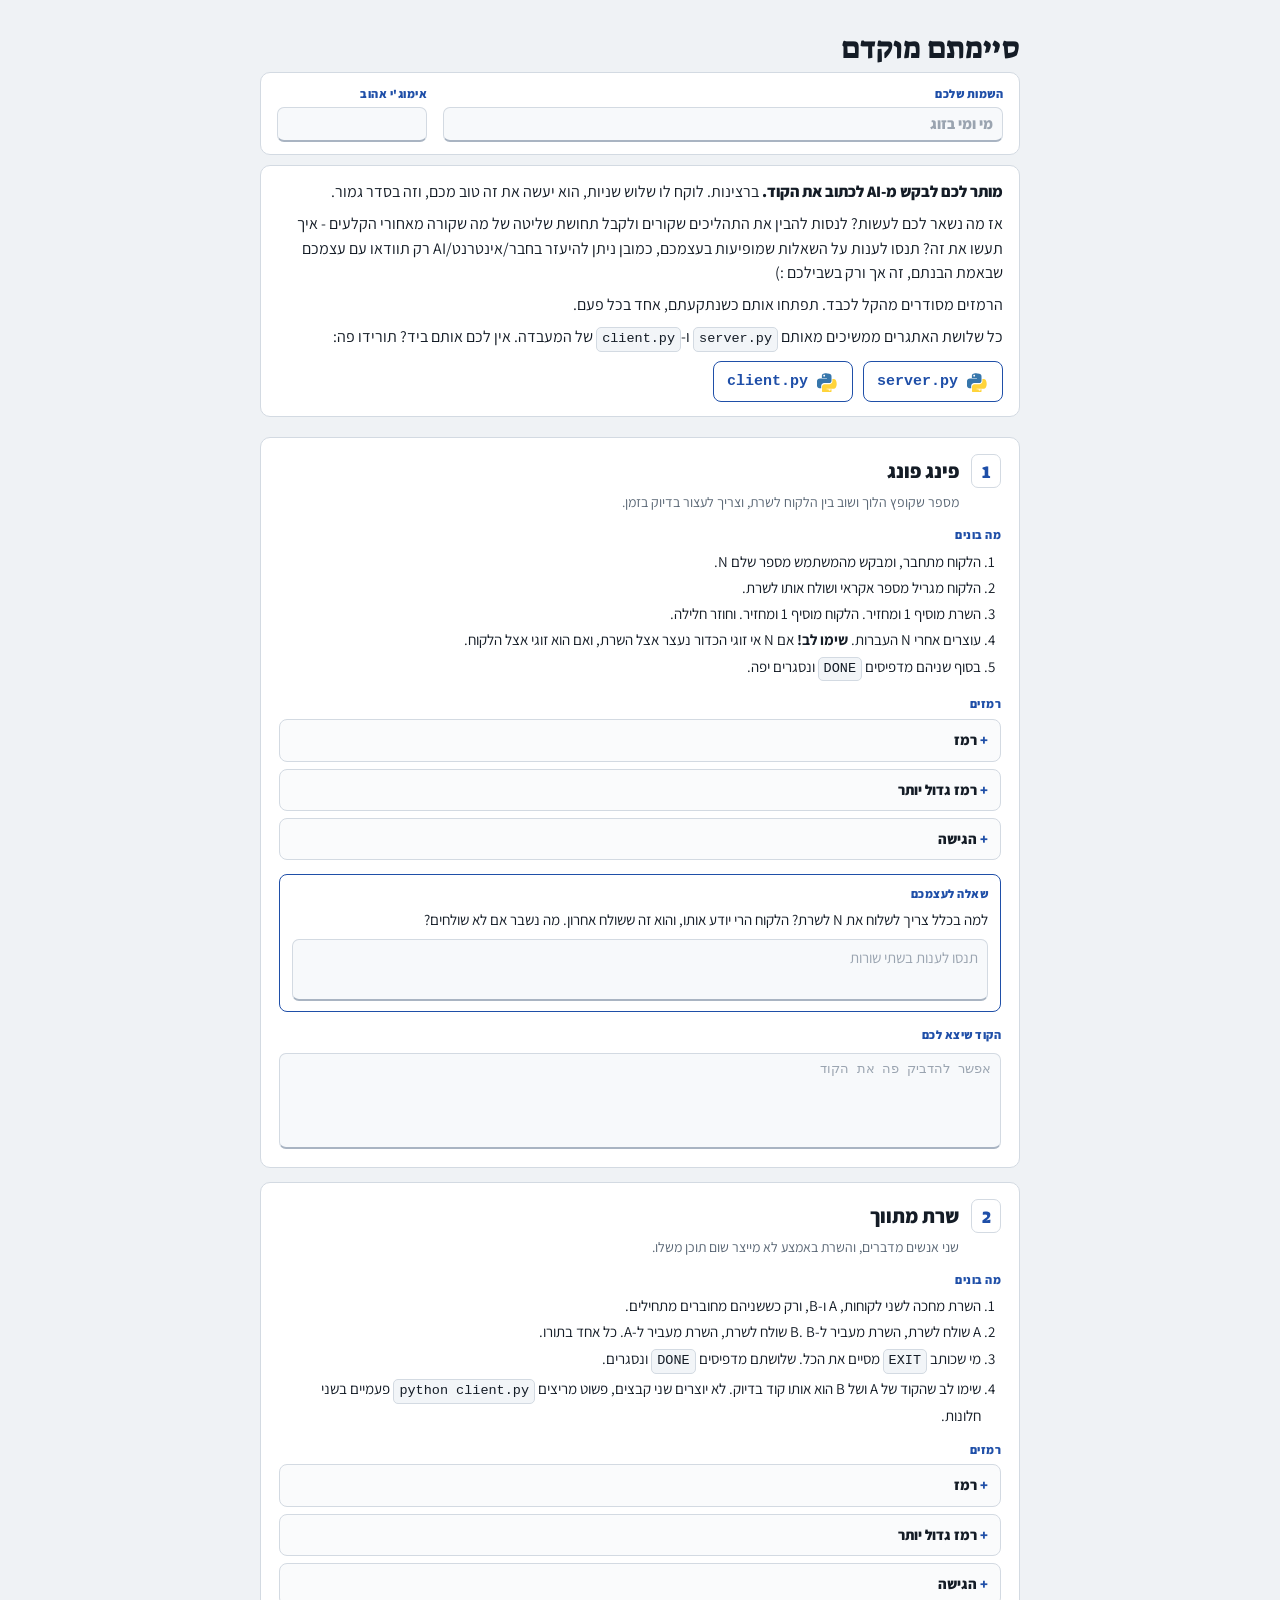
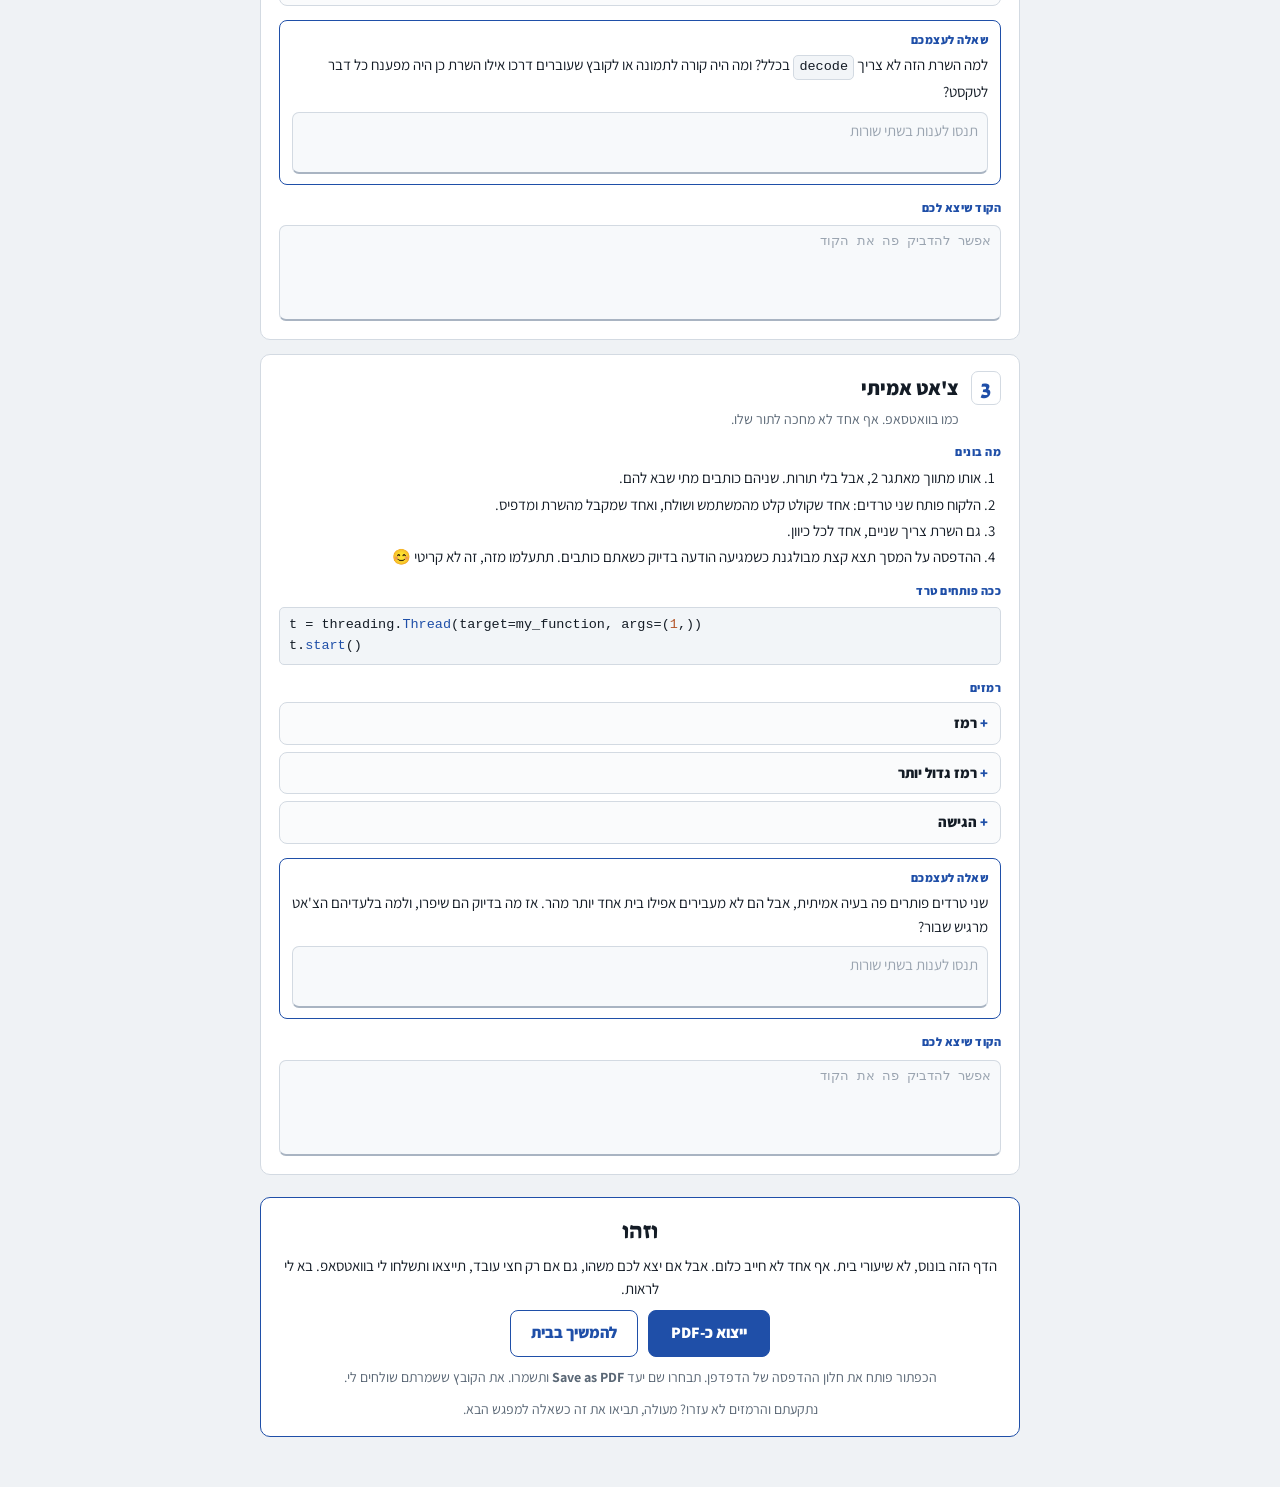
<file: lab/extension.html>
<!DOCTYPE html>
<html lang="he" dir="rtl">
<head>
<meta charset="utf-8">
<meta name="viewport" content="width=device-width, initial-scale=1, viewport-fit=cover">
<meta name="theme-color" content="#EFF2F5">
<title>המשך · שלושה אתגרים</title>
<link rel="preconnect" href="https://fonts.googleapis.com">
<link rel="preconnect" href="https://fonts.gstatic.com" crossorigin>
<link href="https://fonts.googleapis.com/css2?family=Assistant:wght@400;600;800&family=Suez+One&display=swap" rel="stylesheet">
<style>
:root{--paper:#EFF2F5;--card:#fff;--ink:#141C26;--soft:#5A6775;--line:#D3DAE2;--signal:#1F4FA8;
  --kw:#A626A4;--str:#12715A;--num:#B4562A;--com:#8A94A0;--fn:#1F4FA8;
  --mono:'Consolas','SF Mono','Courier New',monospace;
  --emoji:'Apple Color Emoji','Segoe UI Emoji','Noto Color Emoji','Segoe UI Symbol'}
*{box-sizing:border-box}
html{-webkit-text-size-adjust:100%}
body{margin:0;background:var(--paper);color:var(--ink);
  font-family:'Assistant',-apple-system,'Segoe UI',Arial,sans-serif;font-size:16px;line-height:1.55;
  padding:30px 16px calc(50px + env(safe-area-inset-bottom))}
.w{max-width:760px;margin:0 auto}

h1{font-family:'Suez One',Georgia,serif;font-weight:400;font-size:30px;margin:0 0 6px;line-height:1.2}
.lede{color:var(--soft);margin:0 0 16px}

.who{background:var(--card);border:1px solid var(--line);border-radius:10px;padding:12px 16px;margin:0 0 10px;
  display:grid;grid-template-columns:1fr 150px;gap:10px 16px;align-items:end}
@media (max-width:520px){.who{grid-template-columns:1fr}}
.who label{display:block;font-size:12px;font-weight:800;color:var(--signal);letter-spacing:.04em;margin:0 0 3px}
.deal{background:var(--card);border:1px solid var(--line);border-radius:10px;padding:14px 16px;margin:0 0 20px}
.deal p{margin:0 0 7px}
.deal p:last-child{margin:0}
.deal b{font-weight:800}
.dls{display:flex;flex-wrap:wrap;gap:10px;margin:9px 0 0}
.dl{display:inline-flex;align-items:center;gap:9px;font:inherit;background:#fff;
  border:1px solid var(--signal);border-radius:8px;padding:8px 15px 8px 13px;cursor:pointer}
.dl .fn{font-family:var(--mono);font-size:15px;font-weight:700;color:var(--signal);direction:ltr;unicode-bidi:isolate}
.dl .pyi{width:20px;height:20px;flex:none;display:block}
.dl:hover{background:#EDF2FB}
.dl:focus-visible{outline:2px solid var(--ink);outline-offset:2px}
.tools{display:flex;flex-wrap:wrap;gap:10px;justify-content:center;margin:0}
.btn2{font:inherit;font-weight:800;font-size:16px;color:var(--signal);background:#fff;
  border:1px solid var(--signal);border-radius:8px;padding:10px 20px;cursor:pointer}
.btn2:hover{background:#EDF2FB}
.btn2:focus-visible{outline:2px solid var(--ink);outline-offset:2px}
.qrdlg{border:1px solid var(--line);border-radius:12px;padding:18px 18px 20px;background:var(--card);color:var(--ink);
  width:296px;max-width:calc(100vw - 32px);text-align:center;margin:auto;box-sizing:border-box}
.nostore{background:#A82B22;color:#fff;padding:11px 15px;font-size:15px;font-weight:600;line-height:1.4;text-align:center}
.qrdlg::backdrop{background:rgba(20,28,38,.58)}
.qrdlg h3{font-family:'Suez One',Georgia,serif;font-weight:400;font-size:19px;margin:0 0 12px}
.qrdlg canvas{display:block;margin:0 auto;width:216px;height:216px;max-width:100%;image-rendering:pixelated}
.qrdlg canvas[hidden]{display:none}
.qrdlg .qrlink{display:block;direction:ltr;word-break:break-all;font-size:12px;line-height:1.35;margin:9px 0 0;color:var(--signal);text-align:center}
.qrdlg p{font-size:14.5px;color:var(--soft);margin:11px 0 0;line-height:1.45}
.qrdlg .x{position:absolute;inset-inline-start:8px;top:5px;border:0;background:none;
  font-size:24px;line-height:1;color:var(--soft);cursor:pointer;padding:2px 9px;font-family:inherit}
.qrdlg .x:hover{color:var(--ink)}
.files{display:flex;flex-wrap:wrap;gap:8px;justify-content:center;margin:12px 0 0}
.files[hidden]{display:none}
.files .lk{font:inherit;font-weight:800;font-size:14px;color:var(--signal);background:#fff;
  border:1px solid var(--signal);border-radius:8px;padding:7px 13px;cursor:pointer}
.files .lk:hover{background:#EDF2FB}
#toast{position:fixed;inset-inline-start:14px;bottom:52px;background:var(--signal);color:#fff;
  border-radius:20px;padding:6px 15px;font-size:14px;font-weight:800;opacity:0;transition:opacity .25s;pointer-events:none;z-index:10}
#toast.on{opacity:1}

.card{background:var(--card);border:1px solid var(--line);border-radius:10px;
  padding:16px 18px 18px;margin:0 0 14px}
.top{display:flex;gap:12px;align-items:baseline;margin:0 0 4px}
.num{font-family:'Suez One',Georgia,serif;font-size:21px;color:var(--signal);line-height:1;
  min-width:30px;text-align:center;border:1px solid var(--line);border-radius:7px;padding:6px 0 5px;flex:none}
.ttl{font-size:20px;font-weight:800;line-height:1.25;margin:0}
.sub{color:var(--soft);font-size:14px;margin:0 0 12px;padding-inline-start:42px}
.k{font-weight:800;color:var(--signal);font-size:12px;letter-spacing:.04em;display:block;margin:14px 0 5px}
.k:first-of-type{margin-top:0}
ol.spec{margin:0;padding-inline-start:20px;font-size:15px}
ol.spec li{margin:0 0 3px}

code{font-family:var(--mono);font-size:13.5px;
  background:#F2F5F8;border:1px solid var(--line);border-radius:5px;padding:1px 5px;
  direction:ltr;unicode-bidi:isolate;display:inline-block;white-space:pre}
code.blk{display:block;padding:7px 9px;margin:6px 0 0;text-align:left;overflow-x:auto;white-space:pre-wrap;word-break:break-word}
.tok-kw{color:var(--kw)}
.tok-str{color:var(--str)}
.tok-num{color:var(--num)}
.tok-com{color:var(--com);font-style:italic}
.tok-fn{color:var(--fn)}

details{border:1px solid var(--line);border-radius:8px;padding:0;margin:0 0 7px;background:#FAFBFC}
details[open]{background:#fff}
summary{cursor:pointer;padding:9px 12px;font-weight:800;font-size:14.5px;list-style:none}
summary::-webkit-details-marker{display:none}
summary::before{content:"+ ";color:var(--signal);font-weight:800}
details[open] summary::before{content:"\2212 "}
details[open] summary{border-bottom:1px solid var(--line)}
.body{padding:10px 12px 12px;font-size:15px}
.body p{margin:0 0 6px}
.body p:last-child{margin:0}

.defend{border:1px solid var(--signal);border-radius:8px;padding:10px 12px;margin:14px 0 0;font-size:15px}
.defend .q{font-weight:800;color:var(--signal);font-size:12px;letter-spacing:.04em;display:block;margin:0 0 4px}

.fill{min-height:62px;background:#F7F9FB;border:1px solid var(--line);border-bottom:2px solid #A9B4C2;
  border-radius:7px;padding:7px 9px;font-size:15px;line-height:1.5;outline:none;
  white-space:pre-wrap;overflow-wrap:anywhere;margin:8px 0 0}
.fill:focus{border-color:var(--signal);border-bottom-color:var(--signal);background:#fff}
.fill:empty::before{content:attr(data-ph);color:#9AA4B0}
.fill:focus:empty::before{content:""}
.who .fill{min-height:0;margin:0;padding:5px 9px;font-weight:800}
.who .fill.emoji{font-family:var(--emoji),'Assistant',sans-serif}
.fill.code{direction:ltr;text-align:left;font-family:var(--mono);font-size:13px;line-height:1.45;
  white-space:pre-wrap;overflow-wrap:normal;overflow-x:auto;min-height:96px;tab-size:4}
.fill.code:empty::before{direction:rtl;display:block;text-align:right}

.send{background:var(--card);border:1px solid var(--signal);border-radius:10px;padding:16px 18px;margin:22px 0 0;text-align:center}
.send h2{font-family:'Suez One',Georgia,serif;font-weight:400;font-size:22px;margin:0 0 6px}
.send p{margin:0 0 10px;font-size:15px}
.send .btn{font:inherit;font-weight:800;font-size:16px;color:#fff;background:var(--signal);
  border:1px solid var(--signal);border-radius:8px;padding:10px 22px;cursor:pointer}
.send .btn:hover{background:#183E85}
.send .btn:focus-visible{outline:2px solid var(--ink);outline-offset:2px}
.send .how{color:var(--soft);font-size:14px;margin:10px 0 0}
#saved{position:fixed;inset-inline-start:14px;bottom:14px;background:var(--card);border:1px solid var(--line);
  border-radius:20px;padding:4px 13px;font-size:13px;color:var(--soft);opacity:0;transition:opacity .25s;pointer-events:none}
#saved.on{opacity:1}

@media print{
  @page{size:A4;margin:12mm}
  html,body{background:#fff}
  body{padding:0;font-size:10.8pt;line-height:1.4;
    -webkit-print-color-adjust:exact;print-color-adjust:exact}
  .w{max-width:none}
  .noprint,#saved{display:none !important}
  h1{font-size:20pt;margin-bottom:3px}
  .lede{font-size:10pt;margin-bottom:8px}
  .who{padding:7px 12px;margin-bottom:8px;border-color:#141C26;border-width:1.5px;gap:5px 16px;break-inside:avoid}
  .who label{font-size:8.6pt;margin-bottom:1px}
  .card{break-inside:avoid;page-break-inside:avoid;border-color:#B9C2CC;padding:10px 12px 12px;margin-bottom:9px}
  .deal{border-color:#B9C2CC;padding:9px 12px;margin-bottom:10px;font-size:9.7pt;break-inside:avoid}
  details{border-color:#C7CFD9;background:#fff;break-inside:avoid}
  summary{padding:6px 10px;font-size:10pt}
  .body{font-size:9.7pt}
  code{background:#fff;border-color:#C7CFD9;font-size:9.3pt}
  .defend{border-color:#7E93BC;font-size:9.7pt}
  .fill{background:#fff;border:1px solid #8E9AA8;border-bottom-width:1px;min-height:40px;
    font-size:9.7pt;padding:5px 7px;break-inside:avoid;page-break-inside:avoid}
  .fill.code{font-size:8.8pt;min-height:60px}
  .fill:empty::before{content:""}
  .send{break-inside:avoid;page-break-inside:avoid;padding:8px 11px;margin-top:10px}
  .send h2{font-size:13pt}
  .send p{font-size:9.7pt;margin-bottom:0}
  .send .tools,.send .how,.qrdlg,#toast,.nostore{display:none}
}
</style>
</head>
<body>
<div class="w">

  <h1>סיימתם מוקדם</h1>

  <div class="who">
    <div><label>השמות שלכם</label><div class="fill" id="f_names" contenteditable="true" data-ph="מי ומי בזוג"></div></div>
    <div><label>אימוג'י אהוב</label><div class="fill emoji" id="f_emoji" contenteditable="true"></div></div>
  </div>

  <div class="deal">
    <p><b>מותר לכם לבקש מ-AI לכתוב את הקוד.</b> ברצינות. לוקח לו שלוש שניות, הוא יעשה את זה טוב מכם, וזה בסדר גמור.</p>
    <p>אז מה נשאר לכם לעשות? לנסות להבין את התהליכים שקורים ולקבל תחושת שליטה של מה שקורה מאחורי הקלעים - איך תעשו את זה? תנסו לענות על השאלות שמופיעות בעצמכם, כמובן ניתן להיעזר בחבר/אינטרנט/AI רק תוודאו עם עצמכם שבאמת הבנתם, זה אך ורק בשבילכם :)</p>
    <p>הרמזים מסודרים מהקל לכבד. תפתחו אותם כשנתקעתם, אחד בכל פעם.</p>
    <p class="noprint">כל שלושת האתגרים ממשיכים מאותם <code>server.py</code>&rlm; ו-<code>client.py</code>&rlm; של המעבדה. אין לכם אותם ביד? תורידו פה:</p>
    <div class="dls noprint">
      <button class="dl" data-dl="server.py" aria-label="הורדת server.py"><svg class="pyi" viewBox="0 0 32 32" aria-hidden="true" focusable="false"><path fill="#3776AB" d="M15.9 2c-2.3 0-4.2.2-5.6.6-2.1.6-2.5 1.8-2.5 4v2.9h8.1v1H4.6c-2.2 0-4.1 1.3-4.7 3.8-.7 2.9-.7 4.7 0 7.7.5 2.3 1.8 3.9 4 3.9h2.8v-3.5c0-2.5 2.2-4.7 4.7-4.7h8c2.1 0 3.8-1.7 3.8-3.8V6.6c0-2-1.7-3.6-3.8-3.9-1.3-.2-2.7-.3-4-.3zm-4.4 2.5c.8 0 1.5.7 1.5 1.5s-.7 1.5-1.5 1.5S10 6.8 10 6s.7-1.5 1.5-1.5z"/><path fill="#FFD43B" d="M24.6 11.4v3.4c0 2.6-2.2 4.8-4.8 4.8h-8c-2 0-3.8 1.8-3.8 3.8v7.1c0 2 1.8 3.2 3.8 3.8 2.4.7 4.7.8 7.6 0 1.9-.5 3.8-1.6 3.8-3.8v-2.9h-8v-1h11.9c2.2 0 3.1-1.6 3.8-3.9.8-2.4.8-4.7 0-7.7-.5-2.2-1.6-3.8-3.8-3.8h-2.5zm-4.5 15.6c.8 0 1.5.7 1.5 1.5s-.7 1.5-1.5 1.5-1.5-.7-1.5-1.5.7-1.5 1.5-1.5z"/></svg><span class="fn" dir="ltr">server.py</span></button>
      <button class="dl" data-dl="client.py" aria-label="הורדת client.py"><svg class="pyi" viewBox="0 0 32 32" aria-hidden="true" focusable="false"><path fill="#3776AB" d="M15.9 2c-2.3 0-4.2.2-5.6.6-2.1.6-2.5 1.8-2.5 4v2.9h8.1v1H4.6c-2.2 0-4.1 1.3-4.7 3.8-.7 2.9-.7 4.7 0 7.7.5 2.3 1.8 3.9 4 3.9h2.8v-3.5c0-2.5 2.2-4.7 4.7-4.7h8c2.1 0 3.8-1.7 3.8-3.8V6.6c0-2-1.7-3.6-3.8-3.9-1.3-.2-2.7-.3-4-.3zm-4.4 2.5c.8 0 1.5.7 1.5 1.5s-.7 1.5-1.5 1.5S10 6.8 10 6s.7-1.5 1.5-1.5z"/><path fill="#FFD43B" d="M24.6 11.4v3.4c0 2.6-2.2 4.8-4.8 4.8h-8c-2 0-3.8 1.8-3.8 3.8v7.1c0 2 1.8 3.2 3.8 3.8 2.4.7 4.7.8 7.6 0 1.9-.5 3.8-1.6 3.8-3.8v-2.9h-8v-1h11.9c2.2 0 3.1-1.6 3.8-3.9.8-2.4.8-4.7 0-7.7-.5-2.2-1.6-3.8-3.8-3.8h-2.5zm-4.5 15.6c.8 0 1.5.7 1.5 1.5s-.7 1.5-1.5 1.5-1.5-.7-1.5-1.5.7-1.5 1.5-1.5z"/></svg><span class="fn" dir="ltr">client.py</span></button>
    </div>
  </div>

  <div class="card">
    <div class="top"><div class="num">1</div><h2 class="ttl">פינג פונג</h2></div>
    <p class="sub">מספר שקופץ הלוך ושוב בין הלקוח לשרת, וצריך לעצור בדיוק בזמן.</p>

    <span class="k">מה בונים</span>
    <ol class="spec">
      <li>הלקוח מתחבר, ומבקש מהמשתמש מספר שלם N.</li>
      <li>הלקוח מגריל מספר אקראי ושולח אותו לשרת.</li>
      <li>השרת מוסיף 1 ומחזיר. הלקוח מוסיף 1 ומחזיר. וחוזר חלילה.</li>
      <li>עוצרים אחרי N העברות. <b>שימו לב!</b> אם N אי זוגי הכדור נעצר אצל השרת, ואם הוא זוגי אצל הלקוח.</li>
      <li>בסוף שניהם מדפיסים <code class="py">DONE</code>&rlm; ונסגרים יפה.</li>
    </ol>

    <span class="k">רמזים</span>
    <details><summary>רמז</summary><div class="body">
      <p>בסוקט עוברים בתים בלבד, וזה נכון גם למספרים. בשליחה עושים <code class="py">str(n).encode()</code>&rlm;, ובצד השני <code class="py">int(data.decode())</code>&rlm; מחזיר את זה למספר.</p>
    </div></details>
    <details><summary>רמז גדול יותר</summary><div class="body">
      <p>מי בדיוק סופר את ההעברות? אם רק הלקוח סופר, השרת לא יודע מתי להפסיק, והוא יישאר תקוע ב-<code class="py">recv</code>&rlm; אחרי הסוף. זה בדיוק ניסוי 7, רק שהפעם אתם עשיתם אותו לעצמכם.</p>
    </div></details>
    <details><summary>הגישה</summary><div class="body">
      <p>ההודעה הראשונה של הלקוח היא N עצמו, ככה ששני הצדדים סופרים את אותה ספירה. אחרי זה כל צד מריץ לולאה של N צעדים: הלקוח בסדר שלח ואז קבל, השרת בסדר קבל ואז שלח.</p>
      <p>אל תממשו את הזוגיות בתנאי נפרד. אם הספירה משותפת ונכונה, הכדור נעצר לבד אצל מי שצריך. יצא לכם <code class="py">if N % 2</code>&rlm; באמצע? כנראה פספסתם משהו בספירה.</p>
    </div></details>

    <div class="defend"><span class="q">שאלה לעצמכם</span>למה בכלל צריך לשלוח את N לשרת? הלקוח הרי יודע אותו, והוא זה ששולח אחרון. מה נשבר אם לא שולחים?
      <div class="fill" id="d1" contenteditable="true" data-ph="תנסו לענות בשתי שורות"></div>
    </div>
    <span class="k">הקוד שיצא לכם</span>
    <div class="fill code" id="c1" contenteditable="true" data-ph="אפשר להדביק פה את הקוד"></div>
  </div>

  <div class="card">
    <div class="top"><div class="num">2</div><h2 class="ttl">שרת מתווך</h2></div>
    <p class="sub">שני אנשים מדברים, והשרת באמצע לא מייצר שום תוכן משלו.</p>

    <span class="k">מה בונים</span>
    <ol class="spec">
      <li>השרת מחכה לשני לקוחות, A ו-B, ורק כששניהם מחוברים מתחילים.</li>
      <li>A שולח לשרת, השרת מעביר ל-B. B שולח לשרת, השרת מעביר ל-A. כל אחד בתורו.</li>
      <li>מי שכותב <code class="py">EXIT</code>&rlm; מסיים את הכל. שלושתם מדפיסים <code class="py">DONE</code>&rlm; ונסגרים.</li>
      <li>שימו לב שהקוד של A ושל B הוא אותו קוד בדיוק. לא יוצרים שני קבצים, פשוט מריצים <code>python client.py</code>&rlm; פעמיים בשני חלונות.</li>
    </ol>

    <span class="k">רמזים</span>
    <details><summary>רמז</summary><div class="body">
      <p>השרת קורא ל-<code class="py">accept</code>&rlm; פעמיים לפני שהשיחה מתחילה, ושומר שני סוקטים. ומה עושה הלקוח הראשון בזמן שהשרת מחכה לשני? ראיתם את זה כבר בניסוי 3.</p>
    </div></details>
    <details><summary>רמז גדול יותר</summary><div class="body">
      <p>השרת לא צריך להבין כלום ממה שעובר דרכו. <code class="py">data = a.recv(1024)</code>&rlm; ואז <code class="py">b.send(data)</code>&rlm;, בלי <code class="py">decode</code>&rlm; ובלי <code class="py">encode</code>&rlm;, כי מה שהגיע הוא ממילא כבר בתים.</p>
    </div></details>
    <details><summary>הגישה</summary><div class="body">
      <p>לולאה אחת בשרת, ארבעה צעדים קבועים: קבל מ-A, שלח ל-B, קבל מ-B, שלח ל-A. ואצל הלקוח: קלט, שליחה, קבלה, הדפסה.</p>
      <p>מה שיפיל אתכם זה ה-<code class="py">EXIT</code>&rlm;. השרת חייב להעביר אותו הלאה לצד השני ורק אז לסגור, אחרת הלקוח השני נשאר תקוע ב-<code class="py">recv</code>&rlm; לנצח ותצטרכו <code>Ctrl+C</code>&rlm;. יציאה מסודרת היא חלק מהפרוטוקול, לא תוספת.</p>
    </div></details>

    <div class="defend"><span class="q">שאלה לעצמכם</span>למה השרת הזה לא צריך <code class="py">decode</code>&rlm; בכלל? ומה היה קורה לתמונה או לקובץ שעוברים דרכו אילו השרת כן היה מפענח כל דבר לטקסט?
      <div class="fill" id="d2" contenteditable="true" data-ph="תנסו לענות בשתי שורות"></div>
    </div>
    <span class="k">הקוד שיצא לכם</span>
    <div class="fill code" id="c2" contenteditable="true" data-ph="אפשר להדביק פה את הקוד"></div>
  </div>

  <div class="card">
    <div class="top"><div class="num">3</div><h2 class="ttl">צ'אט אמיתי</h2></div>
    <p class="sub">כמו בוואטסאפ. אף אחד לא מחכה לתור שלו.</p>

    <span class="k">מה בונים</span>
    <ol class="spec">
      <li>אותו מתווך מאתגר 2, אבל בלי תורות. שניהם כותבים מתי שבא להם.</li>
      <li>הלקוח פותח שני טרדים: אחד שקולט קלט מהמשתמש ושולח, ואחד שמקבל מהשרת ומדפיס.</li>
      <li>גם השרת צריך שניים, אחד לכל כיוון.</li>
      <li>ההדפסה על המסך תצא קצת מבולגנת כשמגיעה הודעה בדיוק כשאתם כותבים. תתעלמו מזה, זה לא קריטי 😊</li>
    </ol>

    <span class="k">ככה פותחים טרד</span>
    <code class="blk py">t = threading.Thread(target=my_function, args=(1,))
t.start()</code>

    <span class="k">רמזים</span>
    <details><summary>רמז</summary><div class="body">
      <p>מה בכלל הבעיה באתגר 2? תריצו אותו ותנסו לכתוב שלוש הודעות ברצף מאותו צד. <code class="py">input</code>&rlm; ו-<code class="py">recv</code>&rlm; שניהם חוסמים, וכל עוד אתם תקועים באחד מהם אתם לא יכולים להיות בשני.</p>
    </div></details>
    <details><summary>רמז גדול יותר</summary><div class="body">
      <p>טרד הוא בדיוק הדרך להיות תקוע בשני מקומות במקביל. תפרידו את הקוד לשתי פונקציות לפי כיוון, אחת ששולחת ואחת שמקבלת, ותריצו כל אחת בטרד משלה.</p>
    </div></details>
    <details><summary>הגישה</summary><div class="body">
      <p>בשרת תכתבו פונקציה אחת, <code class="py">relay(src, dst)</code>&rlm;, וכל מה שהיא עושה זה לולאה של קבל מ-<code class="py">src</code>&rlm; ושלח ל-<code class="py">dst</code>&rlm;. עכשיו תריצו אותה בשני טרדים, פעם עם <code class="py">(a, b)</code>&rlm; ופעם עם <code class="py">(b, a)</code>&rlm;. אותה פונקציה, שני כיוונים.</p>
      <p>בלקוח אותו רעיון: טרד אחד בלולאת <code class="py">input</code>&rlm; ושליחה, טרד שני בלולאת <code class="py">recv</code>&rlm; והדפסה.</p>
      <p>ושימו לב מה קורה כשאחד הצדדים נסגר. ה-<code class="py">recv</code>&rlm; בצד השני יחזיר <code class="py">b""</code>&rlm;, וזה הסימן שלכם לצאת מהלולאה במקום להתרסק.</p>
    </div></details>

    <div class="defend"><span class="q">שאלה לעצמכם</span>שני טרדים פותרים פה בעיה אמיתית, אבל הם לא מעבירים אפילו בית אחד יותר מהר. אז מה בדיוק הם שיפרו, ולמה בלעדיהם הצ'אט מרגיש שבור?
      <div class="fill" id="d3" contenteditable="true" data-ph="תנסו לענות בשתי שורות"></div>
    </div>
    <span class="k">הקוד שיצא לכם</span>
    <div class="fill code" id="c3" contenteditable="true" data-ph="אפשר להדביק פה את הקוד"></div>
  </div>

  <div class="send">
    <h2>וזהו</h2>
    <p>הדף הזה בונוס, לא שיעורי בית. אף אחד לא חייב כלום. אבל אם יצא לכם משהו, גם אם רק חצי עובד, תייצאו ותשלחו לי בוואטסאפ. בא לי לראות.</p>
    <div class="tools">
      <button class="btn" id="pdf">ייצוא כ-PDF</button>
      <button class="btn2" id="qrbtn">להמשיך בבית</button>
    </div>
    <p class="how">הכפתור פותח את חלון ההדפסה של הדפדפן. תבחרו שם יעד <b>Save as PDF</b> ותשמרו. את הקובץ ששמרתם שולחים לי.</p>
    <dialog class="qrdlg noprint" id="qrdlg">
      <button class="x" id="qrclose" aria-label="סגירה">&times;</button>
      <h3>להמשיך בבית</h3>
      <canvas id="qrcv" hidden></canvas>
      <p id="qrmsg"></p>
      <a id="qrlink" class="qrlink" hidden target="_blank" rel="noopener"></a>
      <div class="files" id="qrfiles" hidden>
        <button class="lk" id="qrsave">הורדת קובץ התקדמות</button>
        <button class="lk" id="qrload">טעינת קובץ</button>
        <input type="file" id="qrfile" accept=".json,application/json" hidden>
      </div>
    </dialog>
    <p class="how">נתקעתם והרמזים לא עזרו? מעולה, תביאו את זה כשאלה למפגש הבא.</p>
  </div>

</div>
<div id="saved">נשמר</div>
<div id="toast"></div>

<script>
(function(){
var FILES = {
  'server.py': "import socket\n\nIP = \"0.0.0.0\"        # 0.0.0.0 = תקשיב לכל כרטיסי הרשת של המחשב\nPORT = 1234\n\nserver = socket.socket()\nserver.bind((IP, PORT))\nserver.listen()\nprint(\"Server listening on port\", PORT)\n\nwhile True:\n    # accept נתקע כאן עד שלקוח מתחבר\n    client, addr = server.accept()\n    print(\"Connected:\", addr)\n\n    while True:\n        data = client.recv(1024)   # נתקע כאן עד שמגיעים בייטים\n        if not data:               # b\"\" = הצד השני סגר\n            break\n\n        name = data.decode()       # בייטים -> טקסט\n        print(\"Got:\", name)\n\n        client.send((\"Hello \" + name).encode())   # טקסט -> בייטים\n\n    client.close()\n    print(\"Client closed. Waiting for the next one.\")\n",
  'client.py': "import socket\n\nSERVER_IP = \"127.0.0.1\"   # 127.0.0.1 = המחשב הזה עצמו\nSERVER_PORT = 1234\n\nclient = socket.socket()\nclient.connect((SERVER_IP, SERVER_PORT))   # השרת חייב כבר לרוץ\nprint(\"Connected to\", SERVER_IP, SERVER_PORT)\n\nmsg = input(\"Your name: \")\nclient.send(msg.encode())        # טקסט -> בייטים\n\ndata = client.recv(1024)         # נתקע כאן עד שמגיעה תשובה\nprint(\"Server said:\", data.decode())\n\nclient.close()\n"
};
  function dl(name){
    var blob = new Blob([FILES[name]], {type:'text/x-python;charset=utf-8'});
    var url = URL.createObjectURL(blob);
    var a = document.createElement('a');
    a.href = url; a.download = name;
    document.body.appendChild(a); a.click(); a.remove();
    setTimeout(function(){ URL.revokeObjectURL(url); }, 4000);
  }
  var dls = document.querySelectorAll('[data-dl]');
  for(var q = 0; q < dls.length; q++){
    (function(el){
      el.addEventListener('click', function(){
        var which = el.getAttribute('data-dl');
        if(which === 'both'){ dl('server.py'); setTimeout(function(){ dl('client.py'); }, 500); }
        else dl(which);
      });
    })(dls[q]);
  }
  var KW = /^(import|from|as|while|for|if|elif|else|break|continue|def|return|in|is|not|and|or|True|False|None|pass|try|except|finally|with|class|lambda|global|del|raise|yield)$/;
  var RE = /(#[^\n]*)|("(?:[^"\\]|\\.)*"|'(?:[^'\\]|\\.)*')|(\b\d+(?:\.\d+)?\b)|([A-Za-z_][A-Za-z0-9_]*)|([\s\S])/g;
  function esc(s){ return s.replace(/&/g,'&amp;').replace(/</g,'&lt;').replace(/>/g,'&gt;'); }
  function hl(src){
    var out = '', m;
    RE.lastIndex = 0;
    while((m = RE.exec(src)) !== null){
      if(m[1]) out += '<span class="tok-com">' + esc(m[1]) + '</span>';
      else if(m[2]) out += '<span class="tok-str">' + esc(m[2]) + '</span>';
      else if(m[3]) out += '<span class="tok-num">' + esc(m[3]) + '</span>';
      else if(m[4]){
        var word = m[4];
        if(KW.test(word)) out += '<span class="tok-kw">' + word + '</span>';
        else if(/^\s*\(/.test(src.slice(RE.lastIndex))) out += '<span class="tok-fn">' + word + '</span>';
        else out += esc(word);
      }
      else out += esc(m[5]);
    }
    return out;
  }
  var codes = document.querySelectorAll('code.py');
  for(var i = 0; i < codes.length; i++) codes[i].innerHTML = hl(codes[i].textContent);
  var KEY = 'extlab.v1';
  var fields = document.querySelectorAll('.fill');
  var saved = document.getElementById('saved');
  var store = {};
  try{ store = JSON.parse(localStorage.getItem(KEY) || '{}'); }catch(e){ store = {}; }
  for(var j = 0; j < fields.length; j++){
    if(store[fields[j].id]) fields[j].textContent = store[fields[j].id];
  }
  function nodeText(n){
    if(n.nodeType === 3) return n.nodeValue;
    if(n.nodeName === 'BR') return '\n';
    var s = '', kids = n.childNodes;
    for(var i = 0; i < kids.length; i++){
      if(kids[i].nodeName === 'BR' && kids.length === 1) continue;
      s += nodeText(kids[i]);
    }
    return s;
  }
  function readField(el){
    var out = '', kids = el.childNodes;
    for(var i = 0; i < kids.length; i++){
      var k = kids[i];
      if(k.nodeType === 1 && (k.nodeName === 'DIV' || k.nodeName === 'P')) out += '\n' + nodeText(k);
      else out += nodeText(k);
    }
    return out;
  }
  var timer = null, hide = null;
  function flush(){
    var data = {};
    for(var k = 0; k < fields.length; k++){
      var t = readField(fields[k]);
      if(t.trim()) data[fields[k].id] = t;
    }
    try{ localStorage.setItem(KEY, JSON.stringify(data)); }
    catch(e){ warnNoStorage(); return; }
    saved.classList.add('on');
    clearTimeout(hide);
    hide = setTimeout(function(){ saved.classList.remove('on'); }, 1600);
  }
  var warned = false;
  function warnNoStorage(){
    if(warned) return; warned = true;
    var b = document.createElement('div');
    b.className = 'nostore noprint';
    b.textContent = 'שימו לב: הדפדפן הזה לא שומר מה שאתם כותבים. אם תרעננו את הדף הכל יימחק. לחצו על "להמשיך בבית" כדי לשמור את העבודה.';
    document.body.insertBefore(b, document.body.firstChild);
  }
  (function storageCheck(){
    try{ localStorage.setItem('__t','1'); localStorage.removeItem('__t'); }
    catch(e){ warnNoStorage(); }
  })();
  function flushNow(){ clearTimeout(timer); flush(); }
  window.addEventListener('pagehide', flushNow);
  window.addEventListener('beforeunload', flushNow);
  document.addEventListener('visibilitychange', function(){
    if(document.visibilityState === 'hidden') flushNow();
  });
  document.addEventListener('blur', function(e){
    if(e.target.classList && e.target.classList.contains('fill')) flushNow();
  }, true);

  document.addEventListener('input', function(e){
    if(!e.target.classList || !e.target.classList.contains('fill')) return;
    clearTimeout(timer);
    timer = setTimeout(flush, 250);
  });
  document.addEventListener('paste', function(e){
    if(!e.target.classList || !e.target.classList.contains('fill')) return;
    e.preventDefault();
    var text = (e.clipboardData || window.clipboardData).getData('text/plain');
    document.execCommand('insertText', false, text);
  });
  document.addEventListener('keydown', function(e){
    if(e.key !== 'Tab') return;
    if(!e.target.classList || !e.target.classList.contains('code')) return;
    e.preventDefault();
    document.execCommand('insertText', false, '    ');
  });
  window.addEventListener('beforeunload', function(){ clearTimeout(timer); flush(); });

  document.getElementById('pdf').addEventListener('click', function(){
    clearTimeout(timer); flush();
    var who = readField(document.getElementById('f_names')).trim();
    var emo = readField(document.getElementById('f_emoji')).trim();
    var old = document.title;
    document.title = 'אתגרי המשך' + (who ? ' - ' + who : '') + (emo ? ' ' + emo : '');
    window.print();
    setTimeout(function(){ document.title = old; }, 1000);
  });
  var QR = (function(){
    var ECL = [[7,1,19,0,0],[10,1,34,0,0],[15,1,55,0,0],[20,1,80,0,0],[26,1,108,0,0],[18,2,68,0,0],[20,2,78,0,0],[24,2,97,0,0],[30,2,116,0,0],[18,2,68,2,69],[20,4,81,0,0],[24,2,92,2,93],[26,4,107,0,0],[30,3,115,1,116],[22,5,87,1,88],[24,5,98,1,99],[28,1,107,5,108],[30,5,120,1,121],[28,3,113,4,114],[28,3,107,5,108],[28,4,116,4,117],[28,2,111,7,112],[30,4,121,5,122],[30,6,117,4,118],[26,8,106,4,107],[28,10,114,2,115],[30,8,122,4,123],[30,3,117,10,118],[30,7,116,7,117],[30,5,115,10,116],[30,13,115,3,116],[30,17,115,0,0],[30,17,115,1,116],[30,13,115,6,116],[30,12,121,7,122],[30,6,121,14,122],[30,17,122,4,123],[30,4,122,18,123],[30,20,117,4,118],[30,19,118,6,119]];
    var ALIGN = [[],[6,18],[6,22],[6,26],[6,30],[6,34],[6,22,38],[6,24,42],[6,26,46],[6,28,50],[6,30,54],[6,32,58],[6,34,62],[6,26,46,66],[6,26,48,70],[6,26,50,74],[6,30,54,78],[6,30,56,82],[6,30,58,86],[6,34,62,90],[6,28,50,72,94],[6,26,50,74,98],[6,30,54,78,102],[6,28,54,80,106],[6,32,58,84,110],[6,30,58,86,114],[6,34,62,90,118],[6,26,50,74,98,122],[6,30,54,78,102,126],[6,26,52,78,104,130],[6,30,56,82,108,134],[6,34,60,86,112,138],[6,30,58,86,114,142],[6,34,62,90,118,146],[6,30,54,78,102,126,150],[6,24,50,76,102,128,154],[6,28,54,80,106,132,158],[6,32,58,84,110,136,162],[6,26,54,82,110,138,166],[6,30,58,86,114,142,170]];
    var EXP = new Array(512), LOG = new Array(256);
    (function(){ var x = 1;
      for(var i = 0; i < 255; i++){ EXP[i] = x; LOG[x] = i; x <<= 1; if(x & 0x100) x ^= 0x11D; }
      for(var j = 255; j < 512; j++) EXP[j] = EXP[j - 255];
    })();
    function mul(a, b){ return (a === 0 || b === 0) ? 0 : EXP[LOG[a] + LOG[b]]; }
    function genPoly(n){
      var p = [1];
      for(var i = 0; i < n; i++){
        var q = p.slice(); q.push(0);
        for(var j = 0; j < p.length; j++) q[j + 1] ^= mul(p[j], EXP[i]);
        p = q;
      }
      return p;
    }
    function ecc(data, n){
      var g = genPoly(n), res = new Array(n);
      for(var i = 0; i < n; i++) res[i] = 0;
      for(var k = 0; k < data.length; k++){
        var f = data[k] ^ res[0];
        res.shift(); res.push(0);
        for(var m = 0; m < n; m++) res[m] ^= mul(g[m + 1], f);
      }
      return res;
    }
    function capacityBits(v){
      var t = ECL[v - 1];
      return (t[1] * t[2] + t[3] * t[4]) * 8;
    }
    function encode(bytes){
      var v = 0, cc, need;
      for(var i = 1; i <= 40; i++){
        cc = (i < 10) ? 8 : 16;
        need = 4 + cc + bytes.length * 8;
        if(need <= capacityBits(i)){ v = i; break; }
      }
      if(!v) return null;
      cc = (v < 10) ? 8 : 16;
      var bits = [];
      function put(val, len){ for(var b = len - 1; b >= 0; b--) bits.push((val >> b) & 1); }
      put(4, 4); put(bytes.length, cc);
      for(var k = 0; k < bytes.length; k++) put(bytes[k], 8);
      var cap = capacityBits(v);
      for(var t0 = 0; t0 < 4 && bits.length < cap; t0++) bits.push(0);
      while(bits.length % 8) bits.push(0);
      var pads = [0xEC, 0x11], pi = 0;
      while(bits.length < cap){ put(pads[pi], 8); pi ^= 1; }
      var dataCw = [];
      for(var c = 0; c < bits.length; c += 8){
        var byte = 0;
        for(var z = 0; z < 8; z++) byte = (byte << 1) | bits[c + z];
        dataCw.push(byte);
      }
      var T = ECL[v - 1], ecn = T[0];
      var blocks = [], eccs = [], pos = 0, bi;
      for(bi = 0; bi < T[1]; bi++){ var d1 = dataCw.slice(pos, pos + T[2]); pos += T[2]; blocks.push(d1); eccs.push(ecc(d1, ecn)); }
      for(bi = 0; bi < T[3]; bi++){ var d2 = dataCw.slice(pos, pos + T[4]); pos += T[4]; blocks.push(d2); eccs.push(ecc(d2, ecn)); }
      var out = [], maxd = Math.max(T[2], T[4]), q;
      for(q = 0; q < maxd; q++) for(bi = 0; bi < blocks.length; bi++) if(q < blocks[bi].length) out.push(blocks[bi][q]);
      for(q = 0; q < ecn; q++) for(bi = 0; bi < eccs.length; bi++) out.push(eccs[bi][q]);
      return { v: v, cw: out };
    }
    function build(v, cw){
      var n = 17 + 4 * v, i, j;
      var m = [], f = [];
      for(i = 0; i < n; i++){ m.push(new Array(n).fill(0)); f.push(new Array(n).fill(0)); }
      function finder(r, c){
        for(i = -1; i <= 7; i++) for(j = -1; j <= 7; j++){
          var rr = r + i, cc2 = c + j;
          if(rr < 0 || rr >= n || cc2 < 0 || cc2 >= n) continue;
          var on = (i >= 0 && i <= 6 && (j === 0 || j === 6)) || (j >= 0 && j <= 6 && (i === 0 || i === 6)) || (i >= 2 && i <= 4 && j >= 2 && j <= 4);
          m[rr][cc2] = on ? 1 : 0; f[rr][cc2] = 1;
        }
      }
      finder(0, 0); finder(0, n - 7); finder(n - 7, 0);
      var ap = ALIGN[v - 1];
      for(i = 0; i < ap.length; i++) for(j = 0; j < ap.length; j++){
        var r0 = ap[i], c0 = ap[j];
        if(f[r0][c0]) continue;
        for(var dr = -2; dr <= 2; dr++) for(var dc = -2; dc <= 2; dc++){
          m[r0 + dr][c0 + dc] = (Math.max(Math.abs(dr), Math.abs(dc)) !== 1) ? 1 : 0;
          f[r0 + dr][c0 + dc] = 1;
        }
      }
      for(i = 8; i < n - 8; i++){ var b = (i % 2 === 0) ? 1 : 0; m[6][i] = b; f[6][i] = 1; m[i][6] = b; f[i][6] = 1; }
      m[n - 8][8] = 1; f[n - 8][8] = 1;
      for(i = 0; i <= 8; i++){ if(!f[8][i]){ f[8][i] = 1; } if(!f[i][8]){ f[i][8] = 1; } }
      for(i = 0; i < 8; i++){ f[8][n - 1 - i] = 1; f[n - 1 - i][8] = 1; }
      if(v >= 7) for(i = 0; i < 6; i++) for(j = 0; j < 3; j++){ f[i][n - 11 + j] = 1; f[n - 11 + j][i] = 1; }
      var bit = 0, total = cw.length * 8;
      function nextBit(){ if(bit >= total) return 0; var b2 = (cw[bit >> 3] >> (7 - (bit & 7))) & 1; bit++; return b2; }
      var up = true;
      for(var col = n - 1; col > 0; col -= 2){
        if(col === 6) col = 5;
        for(var rc = 0; rc < n; rc++){
          var row = up ? (n - 1 - rc) : rc;
          for(var s = 0; s < 2; s++){
            var cc3 = col - s;
            if(f[row][cc3]) continue;
            m[row][cc3] = nextBit();
          }
        }
        up = !up;
      }
      return { m: m, f: f, n: n };
    }
    function maskFn(k, r, c){
      switch(k){
        case 0: return (r + c) % 2 === 0;
        case 1: return r % 2 === 0;
        case 2: return c % 3 === 0;
        case 3: return (r + c) % 3 === 0;
        case 4: return (Math.floor(r / 2) + Math.floor(c / 3)) % 2 === 0;
        case 5: return (r * c) % 2 + (r * c) % 3 === 0;
        case 6: return ((r * c) % 2 + (r * c) % 3) % 2 === 0;
        default: return ((r + c) % 2 + (r * c) % 3) % 2 === 0;
      }
    }
    function fmtBits(mask){
      var d = (1 << 3) | mask;
      var rem = d;
      for(var i = 0; i < 10; i++) rem = (rem << 1) ^ (((rem >> 9) & 1) * 0x537);
      return ((d << 10) | rem) ^ 0x5412;
    }
    function verBits(v){
      var rem = v;
      for(var i = 0; i < 12; i++) rem = (rem << 1) ^ (((rem >> 11) & 1) * 0x1F25);
      return (v << 12) | rem;
    }
    function penalty(m, n){
      var p = 0, i, j, run, dark = 0;
      for(i = 0; i < n; i++){
        run = 1;
        for(j = 1; j < n; j++){
          if(m[i][j] === m[i][j - 1]) run++;
          else { if(run >= 5) p += 3 + (run - 5); run = 1; }
        }
        if(run >= 5) p += 3 + (run - 5);
        run = 1;
        for(j = 1; j < n; j++){
          if(m[j][i] === m[j - 1][i]) run++;
          else { if(run >= 5) p += 3 + (run - 5); run = 1; }
        }
        if(run >= 5) p += 3 + (run - 5);
      }
      for(i = 0; i < n - 1; i++) for(j = 0; j < n - 1; j++){
        var a = m[i][j];
        if(a === m[i][j + 1] && a === m[i + 1][j] && a === m[i + 1][j + 1]) p += 3;
      }
      var pat1 = [1,0,1,1,1,0,1,0,0,0,0], pat2 = [0,0,0,0,1,0,1,1,1,0,1];
      function match(get, len, at){
        for(var q = 0; q < 11; q++) if(get(at + q) !== pat1[q]) return false;
        return true;
      }
      function match2(get, at){
        for(var q = 0; q < 11; q++) if(get(at + q) !== pat2[q]) return false;
        return true;
      }
      for(i = 0; i < n; i++){
        (function(row){
          var g = function(x){ return (x < 0 || x >= n) ? 0 : m[row][x]; };
          for(var x = 0; x <= n - 11; x++){ if(match(g, n, x)) p += 40; if(match2(g, x)) p += 40; }
        })(i);
        (function(col){
          var g = function(x){ return (x < 0 || x >= n) ? 0 : m[x][col]; };
          for(var x = 0; x <= n - 11; x++){ if(match(g, n, x)) p += 40; if(match2(g, x)) p += 40; }
        })(i);
      }
      for(i = 0; i < n; i++) for(j = 0; j < n; j++) if(m[i][j]) dark++;
      var pct = dark * 100 / (n * n);
      p += Math.floor(Math.abs(pct - 50) / 5) * 10;
      return p;
    }
    function place(base, v, mask){
      var n = base.n, m = [], i, j;
      for(i = 0; i < n; i++) m.push(base.m[i].slice());
      for(i = 0; i < n; i++) for(j = 0; j < n; j++) if(!base.f[i][j] && maskFn(mask, i, j)) m[i][j] ^= 1;
      var fb = fmtBits(mask);
      for(i = 0; i <= 5; i++) m[i][8] = (fb >> i) & 1;
      m[7][8] = (fb >> 6) & 1; m[8][8] = (fb >> 7) & 1; m[8][7] = (fb >> 8) & 1;
      for(i = 9; i <= 14; i++) m[8][14 - i] = (fb >> i) & 1;
      for(i = 0; i <= 7; i++) m[8][n - 1 - i] = (fb >> i) & 1;
      for(i = 8; i <= 14; i++) m[n - 15 + i][8] = (fb >> i) & 1;
      m[n - 8][8] = 1;
      if(v >= 7){
        var vb = verBits(v);
        for(i = 0; i < 18; i++){
          var b = (vb >> i) & 1, r = Math.floor(i / 3), c = i % 3;
          m[r][n - 11 + c] = b; m[n - 11 + c][r] = b;
        }
      }
      return m;
    }
    return {
      make: function(bytes){
        var e = encode(bytes);
        if(!e) return null;
        var base = build(e.v, e.cw), best = null, bestP = Infinity;
        for(var k = 0; k < 8; k++){
          var m = place(base, e.v, k), p = penalty(m, base.n);
          if(p < bestP){ bestP = p; best = m; }
        }
        return { size: base.n, modules: best, version: e.v };
      },
      capacity: function(v){ return Math.floor((capacityBits(v) - 4 - ((v < 10) ? 8 : 16)) / 8); }
    };
  })();
  var BASE = 'https://verifybot.github.io/packet-journey/lab/extension.html';
  var PROG = 'extension-progress.json';
  var FS = 'https://firestore.googleapis.com/v1/projects/packet-journey-lab/databases/(default)/documents';
  var AK = 'AIzaSyCtoOy6-aKA5qlYRyDVcH2_2rvxzu8EZ08';
  var lastPayload = null, lastKey = null;
  function toast(txt){
    var el = document.getElementById('toast');
    el.textContent = txt; el.classList.add('on');
    setTimeout(function(){ el.classList.remove('on'); }, 2800);
  }
  function collect(){
    var a = [];
    for(var i = 0; i < fields.length; i++) a.push(readField(fields[i]));
    return a;
  }
  function apply(arr){
    for(var i = 0; i < fields.length && i < arr.length; i++){
      if(typeof arr[i] === 'string') fields[i].textContent = arr[i];
    }
  }
  function newKey(){
    var abc = 'abcdefghijklmnopqrstuvwxyzABCDEFGHIJKLMNOPQRSTUVWXYZ0123456789';
    var raw = new Uint8Array(24);
    crypto.getRandomValues(raw);
    var s = '';
    for(var i = 0; i < raw.length; i++) s += abc.charAt(raw[i] % abc.length);
    return s;
  }
  async function share(){
    var payload = JSON.stringify(collect());
    if(payload === lastPayload && lastKey) return lastKey;
    if(payload.length > 39000) throw new Error('too-big');
    var key = newKey();
    var res = await fetch(FS + '/p?documentId=' + key + '&key=' + AK, {
      method: 'POST',
      headers: {'Content-Type': 'application/json'},
      body: JSON.stringify({fields: {d: {stringValue: payload}, t: {integerValue: String(Date.now())}}})
    });
    if(!res.ok) throw new Error('http-' + res.status);
    lastPayload = payload; lastKey = key;
    return key;
  }
  function drawQR(text){
    var q = QR.make(Array.from(new TextEncoder().encode(text)));
    if(!q) return null;
    var cv = document.getElementById('qrcv');
    var quiet = 4, total = q.size + quiet * 2;
    var scale = Math.max(3, Math.min(8, Math.round(260 / total)));
    cv.width = total * scale; cv.height = total * scale;
    var ctx = cv.getContext('2d');
    ctx.fillStyle = '#fff'; ctx.fillRect(0, 0, cv.width, cv.height);
    ctx.fillStyle = '#000';
    for(var r = 0; r < q.size; r++) for(var c = 0; c < q.size; c++)
      if(q.modules[r][c]) ctx.fillRect((c + quiet) * scale, (r + quiet) * scale, scale, scale);
    cv.hidden = false;
    return q.version;
  }
  function saveFile(){
    var blob = new Blob([JSON.stringify(collect())], {type: 'application/json'});
    var url = URL.createObjectURL(blob);
    var a = document.createElement('a');
    a.href = url; a.download = PROG;
    document.body.appendChild(a); a.click(); a.remove();
    setTimeout(function(){ URL.revokeObjectURL(url); }, 4000);
  }
  document.getElementById('qrsave').addEventListener('click', saveFile);
  document.getElementById('qrload').addEventListener('click', function(){ document.getElementById('qrfile').click(); });
  document.getElementById('qrfile').addEventListener('change', function(e){
    var f = e.target.files[0];
    if(!f) return;
    var rd = new FileReader();
    rd.onload = function(){
      try{
        var arr = JSON.parse(rd.result);
        if(Object.prototype.toString.call(arr) !== '[object Array]') throw 0;
        apply(arr); flush(); toast('שוחזר');
      }catch(err){ toast('הקובץ לא נקרא'); }
    };
    rd.readAsText(f);
    e.target.value = '';
  });
  var dlg = document.getElementById('qrdlg');
  var qrbtn = document.getElementById('qrbtn');
  document.getElementById('qrclose').addEventListener('click', function(){ dlg.close(); });
  dlg.addEventListener('click', function(e){
    var r = dlg.getBoundingClientRect();
    if(e.clientX < r.left || e.clientX > r.right || e.clientY < r.top || e.clientY > r.bottom) dlg.close();
  });
  dlg.addEventListener('close', function(){ setTimeout(function(){ qrbtn.focus(); }, 0); });
  qrbtn.addEventListener('click', async function(){
    flush();
    var msg = document.getElementById('qrmsg'), cv = document.getElementById('qrcv');
    var files = document.getElementById('qrfiles');
    cv.hidden = true; files.hidden = true;
    var lk0 = document.getElementById('qrlink'); if(lk0) lk0.hidden = true;
    msg.textContent = 'רגע...';
    if(!dlg.open) dlg.showModal();
    try{
      var url = BASE + '#k=' + (await share());
      drawQR(url);
      msg.textContent = 'תסרקו עם הטלפון ותמשיכו משם';
      var lk = document.getElementById('qrlink');
      if(lk){ lk.href = url; lk.textContent = url; lk.hidden = false; }
    }catch(err){
      cv.hidden = true; files.hidden = false;
      msg.textContent = (String(err).indexOf('too-big') >= 0)
        ? 'כתבתם ממש הרבה, יותר ממה שנכנס. תורידו קובץ, ובבית תטענו אותו.'
        : 'לא הצלחתי לשמור, כנראה אין רשת. תורידו קובץ, ובבית תטענו אותו.';
    }
  });
  if(location.hash.indexOf('#k=') === 0){
    (function(){
      var key = location.hash.slice(3).replace(/[^A-Za-z0-9]/g, '');
      fetch(FS + '/p/' + key + '?key=' + AK).then(function(r){
        if(!r.ok) throw new Error('http-' + r.status);
        return r.json();
      }).then(function(j){
        apply(JSON.parse(j.fields.d.stringValue));
        flush();
        history.replaceState(null, '', location.pathname + location.search);
        toast('שוחזר');
      }).catch(function(){ toast('לא הצלחתי לשחזר'); });
    })();
  }
})();
</script>
</body>
</html>
</file>
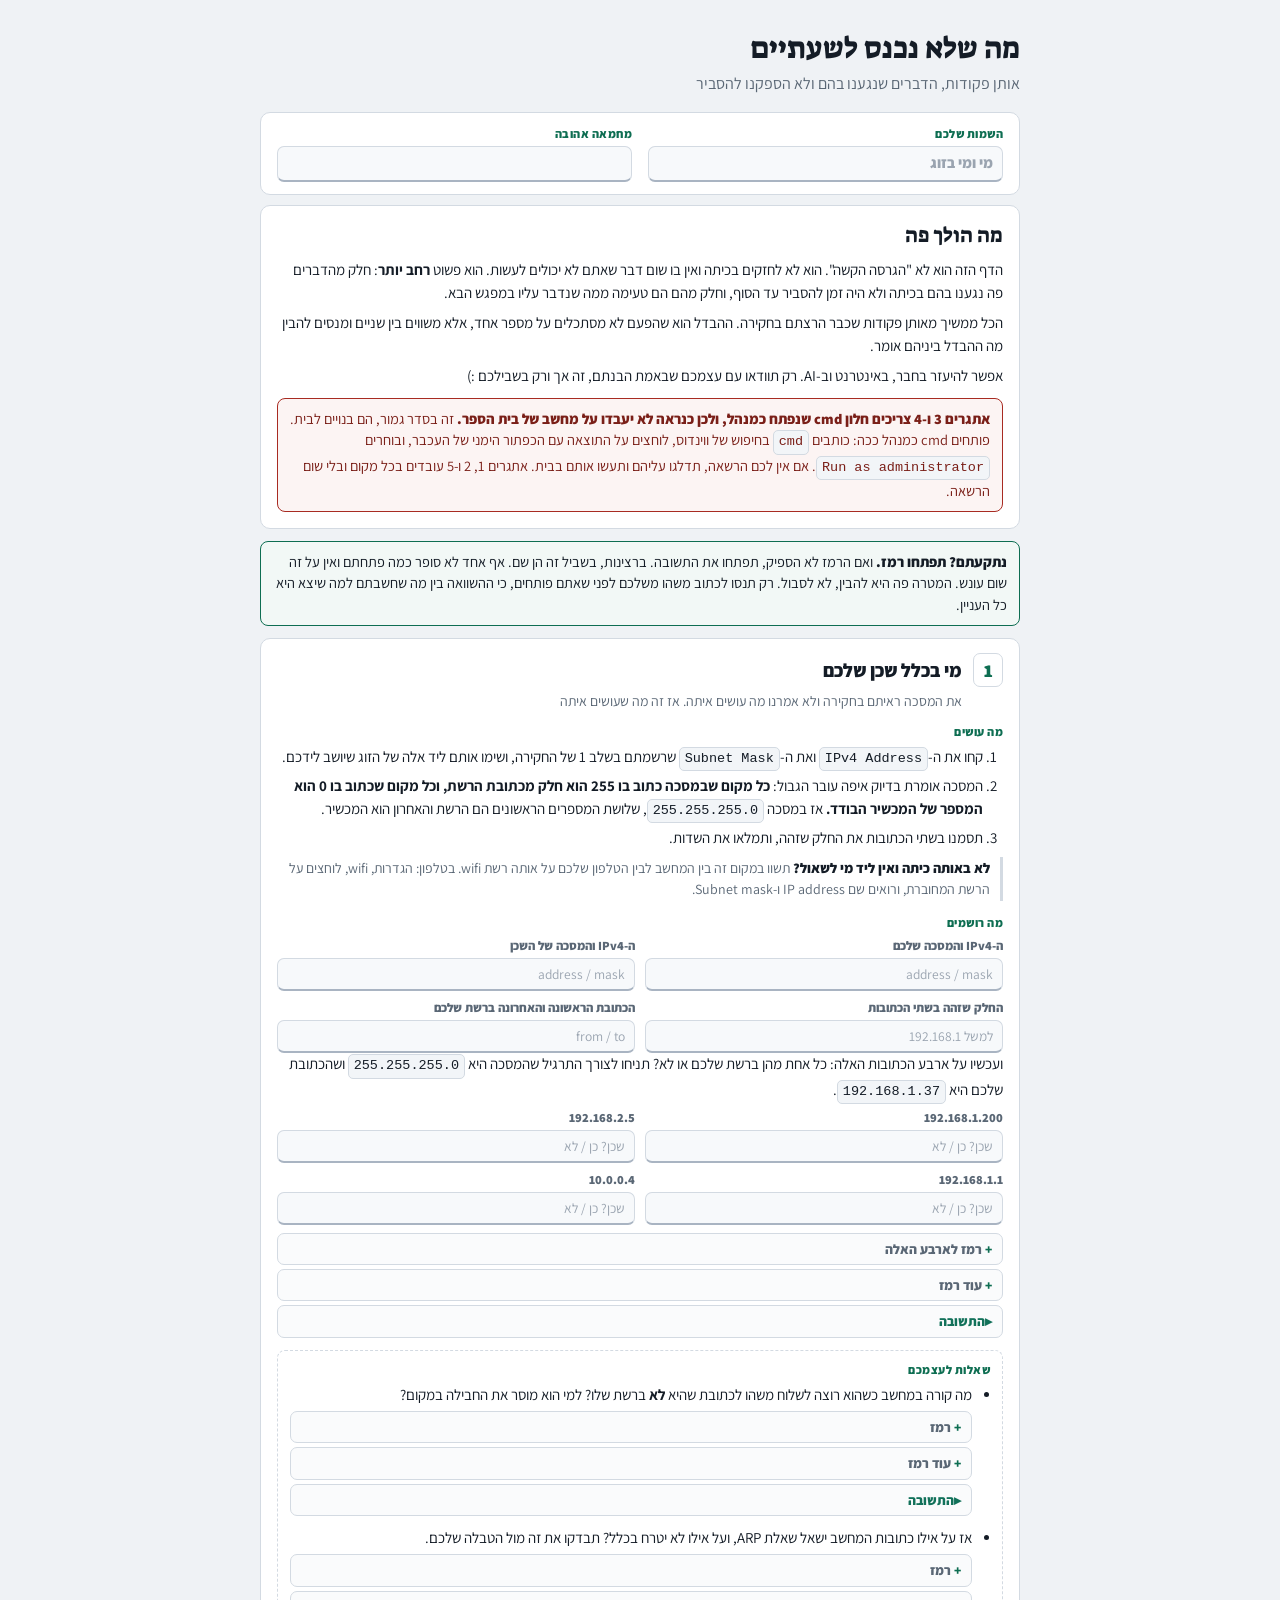
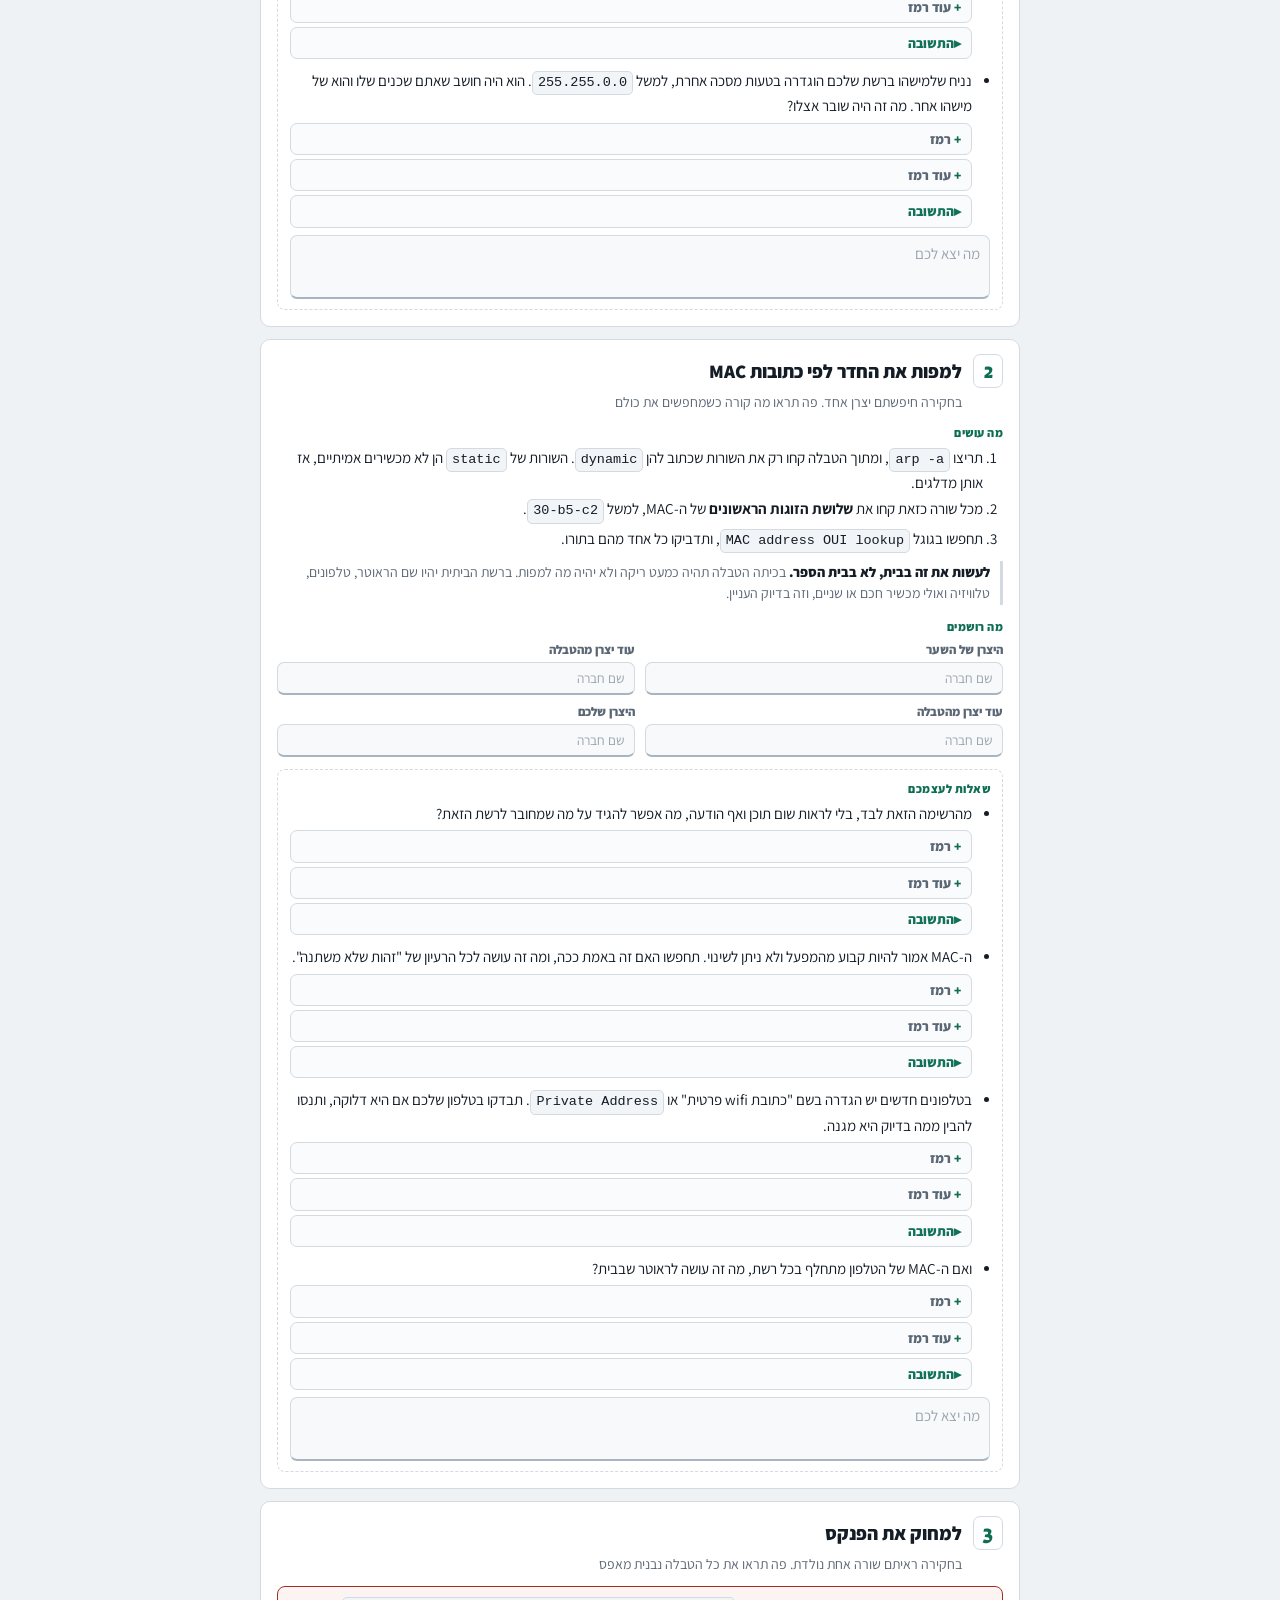
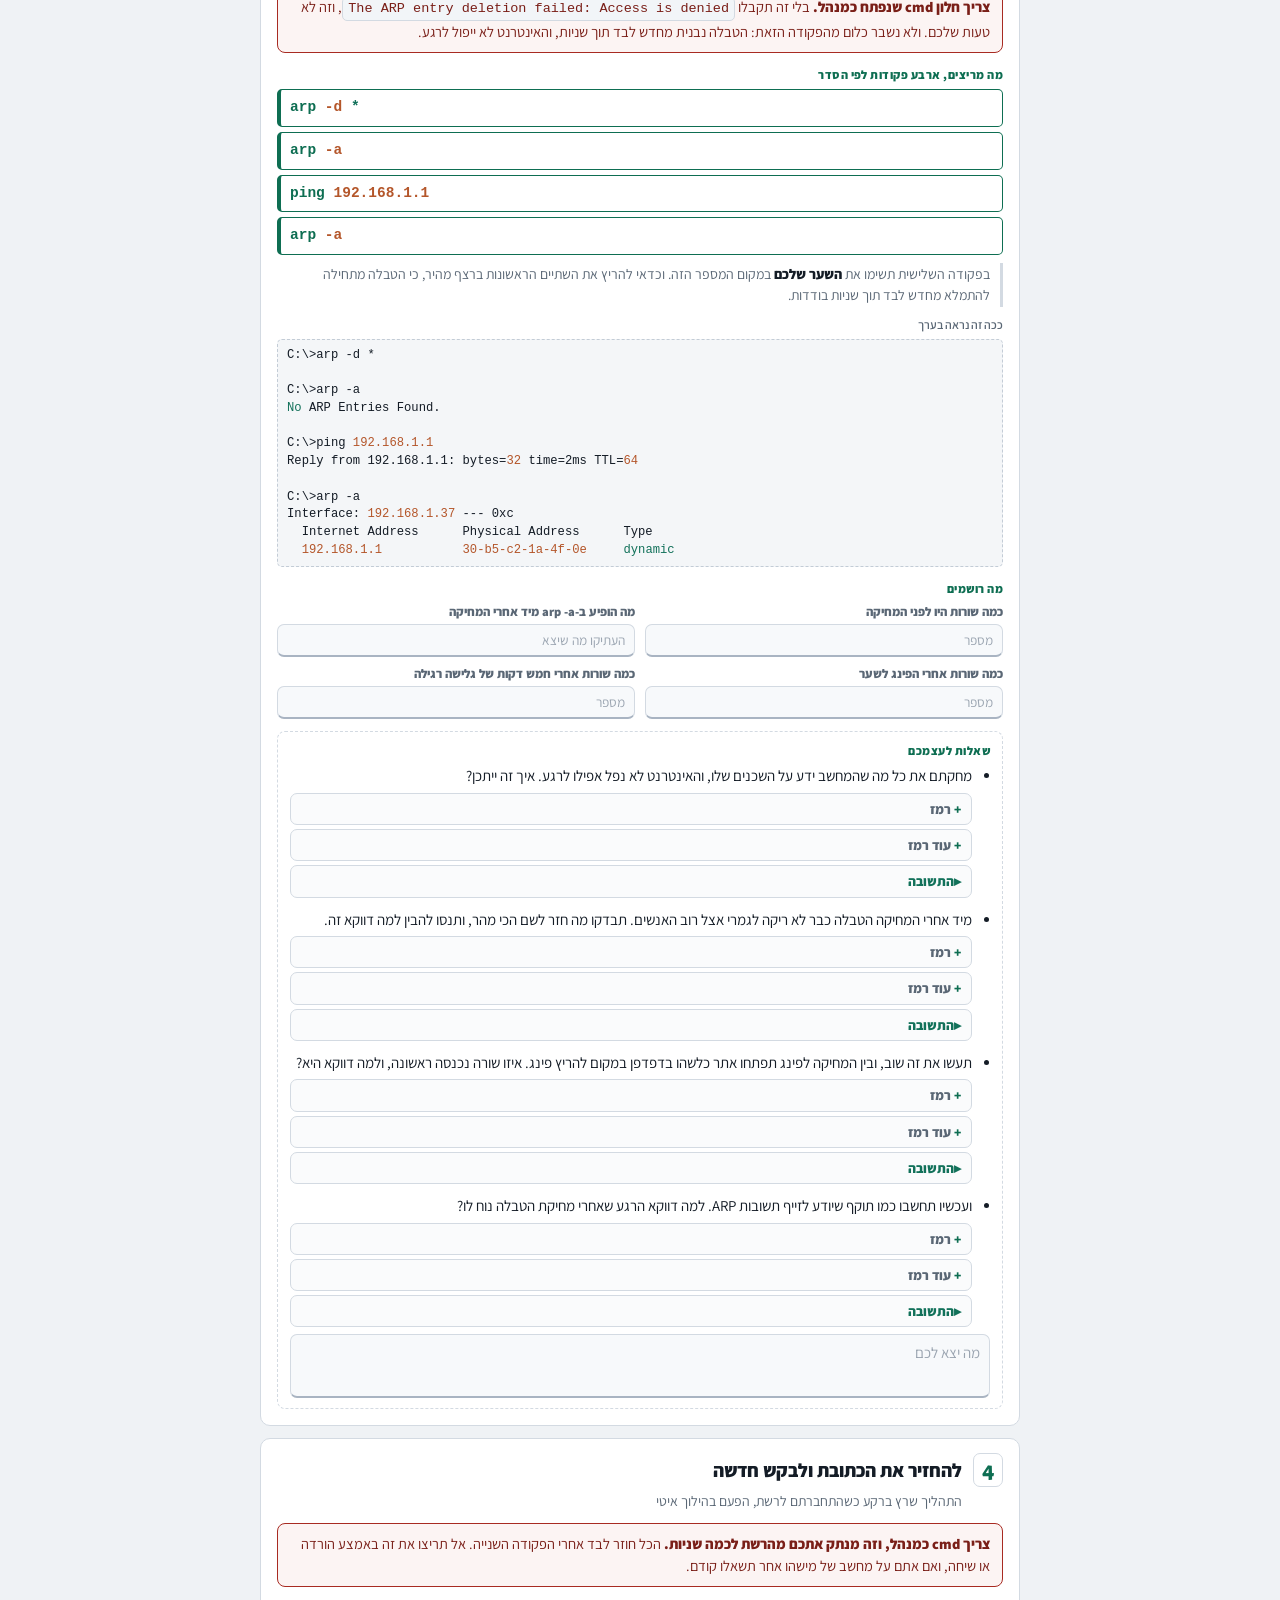
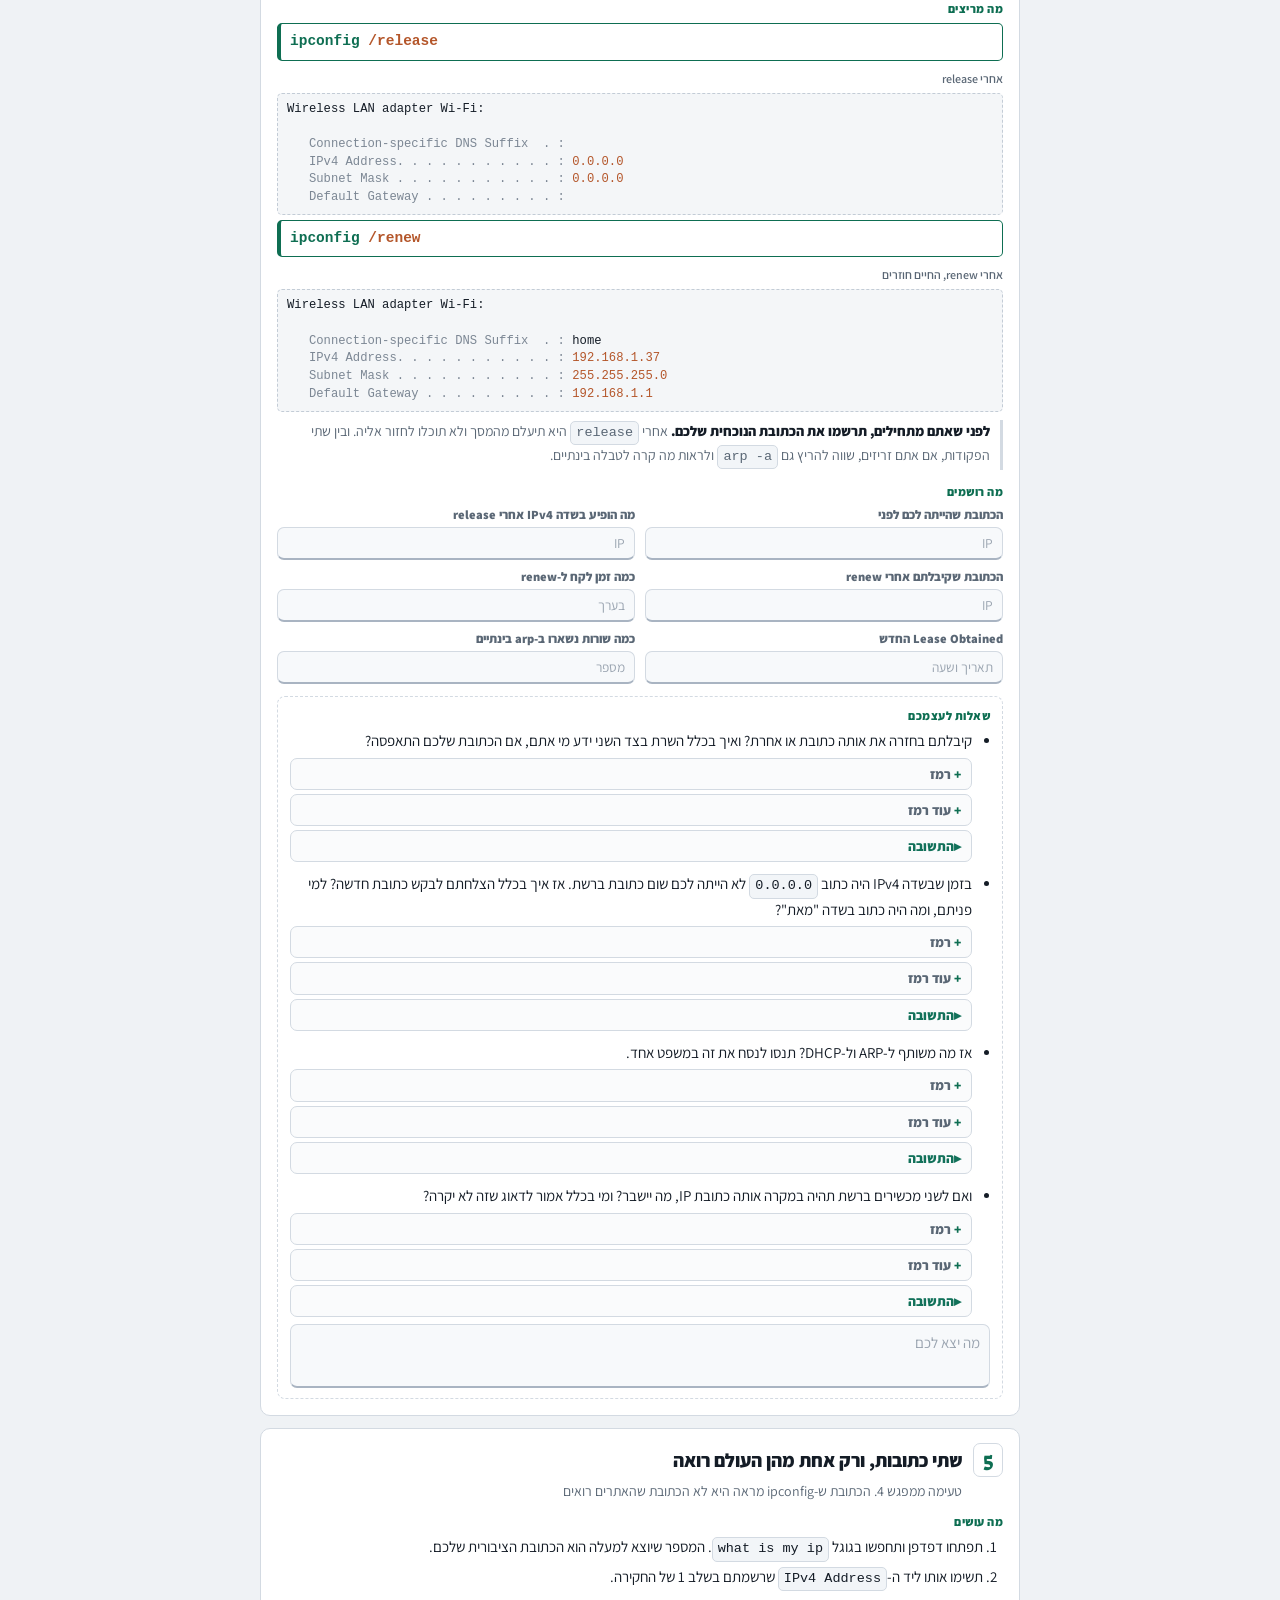
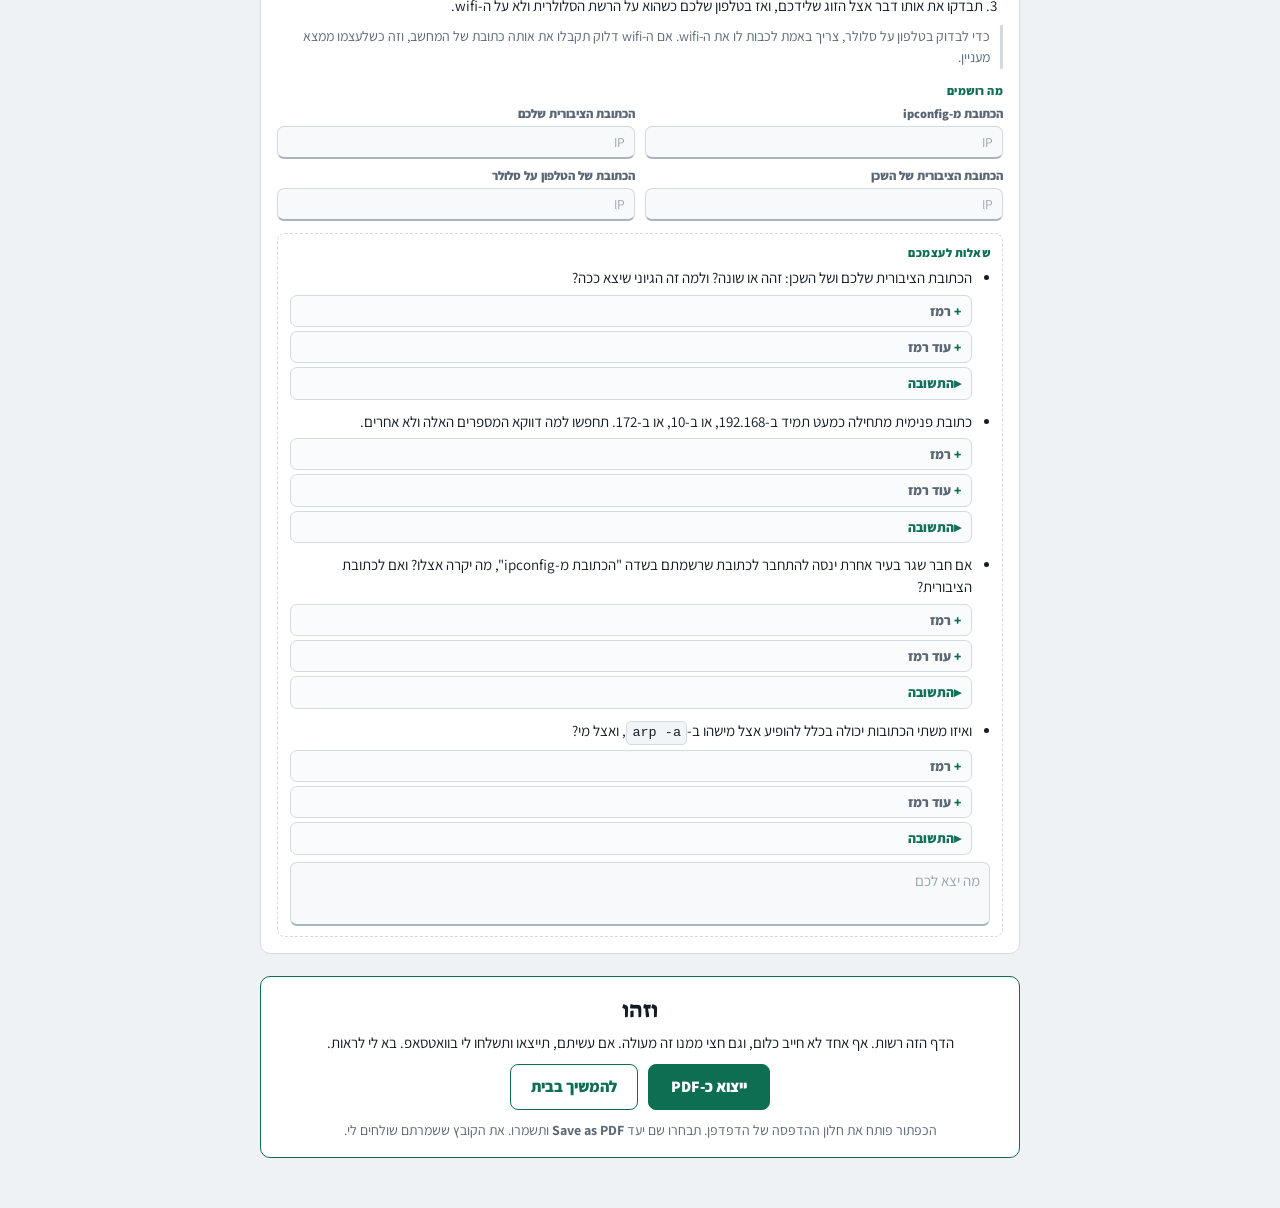
<file: lab2/extra.html>
<!DOCTYPE html>
<html lang="he" dir="rtl">
<head>
<meta charset="utf-8">
<meta name="viewport" content="width=device-width, initial-scale=1, viewport-fit=cover">
<meta name="theme-color" content="#EFF2F5">
<title>מה שלא נכנס לשעתיים · חמישה אתגרים</title>
<link rel="preconnect" href="https://fonts.googleapis.com">
<link rel="preconnect" href="https://fonts.gstatic.com" crossorigin>
<link href="https://fonts.googleapis.com/css2?family=Assistant:wght@400;600;800&family=Suez+One&display=swap" rel="stylesheet">
<style>
:root{--paper:#EFF2F5;--card:#fff;--ink:#141C26;--soft:#5A6775;--line:#D3DAE2;--signal:#0E6E52;
  --dark:#0A5540;--tint:#E8F2EE;--warn:#A82B22;
  --kw:#A626A4;--str:#12715A;--num:#B4562A;--com:#8A94A0;--fn:#0E6E52;--key:#7C8794;
  --mono:'Consolas','SF Mono','Courier New',monospace;
  --emoji:'Apple Color Emoji','Segoe UI Emoji','Noto Color Emoji','Segoe UI Symbol'}
*{box-sizing:border-box}
html{-webkit-text-size-adjust:100%}
body{margin:0;background:var(--paper);color:var(--ink);
  font-family:'Assistant',-apple-system,'Segoe UI',Arial,sans-serif;font-size:16px;line-height:1.5;
  padding:30px 16px calc(50px + env(safe-area-inset-bottom))}
.w{max-width:760px;margin:0 auto}

h1{font-family:'Suez One',Georgia,serif;font-weight:400;font-size:30px;margin:0 0 6px;line-height:1.2}
.lede{color:var(--soft);margin:0 0 16px}
h2.sec{font-family:'Suez One',Georgia,serif;font-weight:400;font-size:21px;margin:0 0 8px}

.who{background:var(--card);border:1px solid var(--line);border-radius:10px;padding:12px 16px;margin:0 0 10px;
  display:grid;grid-template-columns:1fr 1fr;gap:10px 16px;align-items:start}
@media (max-width:520px){.who{grid-template-columns:1fr}}
.who label{display:block;font-size:12px;font-weight:800;color:var(--signal);letter-spacing:.04em;margin:0 0 3px}

.card{background:var(--card);border:1px solid var(--line);border-radius:10px;
  padding:14px 16px 16px;margin:0 0 12px}
.rules{background:var(--card);border:1px solid var(--line);border-radius:10px;padding:14px 16px;margin:0 0 20px}
.rules ol{margin:0;padding-inline-start:20px}
.rules li{margin:0 0 4px}
.rules li:last-child{margin:0}
.rules b{font-weight:800}
.start ol,.start p{font-size:15px}
.start ol{margin:0 0 10px;padding-inline-start:20px}
.start li{margin:0 0 3px}
.start p{margin:0 0 8px}
.start p:last-child{margin:0}

.top{display:flex;gap:11px;align-items:baseline;margin:0 0 4px}
.num{font-family:'Suez One',Georgia,serif;font-size:21px;color:var(--signal);line-height:1;
  min-width:30px;text-align:center;border:1px solid var(--line);border-radius:7px;padding:6px 0 5px;flex:none}
.ttl{font-size:19px;font-weight:800;line-height:1.25;margin:0}
.sub{color:var(--soft);font-size:14px;margin:0 0 11px;padding-inline-start:41px}
.k{font-weight:800;color:var(--signal);font-size:12px;letter-spacing:.04em;display:block;margin:13px 0 5px}
.k.first{margin-top:0}
.do{font-size:15px}
.do p{margin:0 0 5px}
.do p:last-child{margin:0}
ol.steps{margin:0;padding-inline-start:20px;font-size:15px}
ol.steps li{margin:0 0 4px}
ul.steps{margin:0;padding-inline-start:18px;font-size:15px}
ul.steps li{margin:0 0 4px}

code{font-family:var(--mono);font-size:13.5px;
  background:#F2F5F8;border:1px solid var(--line);border-radius:5px;padding:1px 5px;
  direction:ltr;unicode-bidi:isolate;display:inline-block;white-space:pre-wrap;
  max-width:100%;overflow-wrap:anywhere}
code.blk{display:block;padding:7px 9px;margin:5px 0 0;text-align:left;overflow-x:auto;white-space:pre-wrap;word-break:break-word}
code.cmd{background:#fff;border-color:var(--signal);border-inline-start-width:4px;font-weight:700;font-size:14.5px}
code.out{background:#F4F6F8;border-style:dashed;border-color:#C3CCD6;color:var(--ink);
  font-size:12.2px;line-height:1.45;white-space:pre;overflow-x:auto;word-break:normal}
@media (max-width:560px){code.out{font-size:10.5px;line-height:1.4}}
.sample{margin:9px 0 0}
.sample .cap{font-size:12px;color:var(--soft);font-weight:600;margin:0 0 3px}
.tok-kw{color:var(--kw)}
.tok-str{color:var(--str)}
.tok-num{color:var(--num)}
.tok-com{color:var(--com);font-style:italic}
.tok-fn{color:var(--fn)}
.tok-k{color:var(--key)}

.vals{display:grid;grid-template-columns:1fr 1fr;gap:8px 10px;margin:5px 0 0}
@media (max-width:540px){.vals{grid-template-columns:1fr}}
.vals.one{grid-template-columns:1fr}
.v{min-width:0}
.v label{display:block;font-size:12.5px;font-weight:800;color:var(--soft);margin:0 0 2px}

.fill{min-height:64px;background:#F7F9FB;border:1px solid var(--line);border-bottom:2px solid #A9B4C2;
  border-radius:7px;padding:7px 9px;font-size:15px;line-height:1.5;outline:none;
  white-space:pre-wrap;overflow-wrap:anywhere}
.fill:focus{border-color:var(--signal);border-bottom-color:var(--signal);background:#fff}
.fill:empty::before{content:attr(data-ph);color:#9AA4B0;pointer-events:none}
.fill:focus:empty::before{content:""}
.who .fill{min-height:0;padding:5px 9px;font-weight:800;white-space:pre-wrap;overflow-wrap:anywhere}
.fill.val{min-height:0;padding:5px 9px;direction:ltr;text-align:left;font-family:var(--mono);
  font-size:14px;font-weight:700;white-space:pre-wrap;overflow-wrap:anywhere}
.fill.val:empty::before{direction:rtl;display:block;text-align:right;font-family:'Assistant',sans-serif;font-weight:400;font-size:13.5px}
.fill.out{direction:ltr;text-align:left;font-family:var(--mono);font-size:12.5px;line-height:1.45;
  white-space:pre-wrap;overflow-wrap:normal;overflow-x:auto;min-height:104px;tab-size:4}
.fill.out:empty::before{direction:rtl;display:block;text-align:right;font-family:'Assistant',sans-serif;font-size:14px}
.fill.code{direction:ltr;text-align:left;font-family:var(--mono);font-size:13px;line-height:1.45;
  white-space:pre-wrap;overflow-wrap:normal;overflow-x:auto;min-height:96px;tab-size:4}
.fill.code:empty::before{direction:rtl;display:block;text-align:right;font-family:'Assistant',sans-serif;font-size:14px}

.ask{border:1px dashed var(--line);border-radius:8px;padding:10px 12px;margin:12px 0 0;font-size:15px}
.ask .q{font-weight:800;color:var(--signal);font-size:12px;letter-spacing:.04em;display:block;margin:0 0 5px}
.ask ul{margin:0 0 7px;padding-inline-start:18px}
.ask li{margin:0 0 3px}
.ask li.hasHints{margin:0 0 11px}
.ask li.hasHints:last-child{margin:0 0 4px}
.ask .fill{margin:0}
.qt{margin:0 0 5px}

.hints{margin:0}
.hints details{border:1px solid var(--line);border-radius:7px;margin:0 0 4px;background:#FAFBFC}
.hints details:last-child{margin:0}
.hints details[open]{background:#fff}
.hints summary{cursor:pointer;padding:5px 10px;font-weight:800;font-size:13.5px;list-style:none;color:var(--soft)}
.hints summary::-webkit-details-marker{display:none}
.hints summary::before{content:"+ ";color:var(--signal);font-weight:800}
.hints details[open] summary{border-bottom:1px solid var(--line)}
.hints details[open] summary::before{content:"\2212 "}
.hints details.ans summary{color:var(--str)}
.hints details.ans summary::before,.hints details.ans[open] summary::before{content:"\25B8 ";color:var(--str)}
.hints .body{padding:8px 10px 10px;font-size:14.5px;line-height:1.5}
.hints .body p{margin:0 0 6px}
.hints .body p:last-child{margin:0}
.deal{border:1px solid var(--signal);border-radius:8px;padding:9px 12px;margin:0 0 12px;
  font-size:14.5px;background:#F2F8F6}
.deal b{font-weight:800}
.note{border-inline-start:3px solid var(--line);padding:1px 10px;margin:8px 0 0;font-size:14px;color:var(--soft)}
.note b{font-weight:800;color:var(--ink)}

.warn{border:1px solid var(--warn);border-radius:8px;padding:9px 12px;margin:10px 0 0;font-size:14.5px;
  background:#FCF4F3;color:#7A1F18}
.warn b{font-weight:800}

details{border:1px solid var(--line);border-radius:8px;padding:0;margin:0 0 7px;background:#FAFBFC}
details[open]{background:#fff}
summary{cursor:pointer;padding:9px 12px;font-weight:800;font-size:14.5px;list-style:none}
summary::-webkit-details-marker{display:none}
summary::before{content:"+ ";color:var(--signal);font-weight:800}
details[open] summary::before{content:"\2212 "}
details[open] summary{border-bottom:1px solid var(--line)}
.body{padding:10px 12px 12px;font-size:15px}
.body p{margin:0 0 6px}
.body p:last-child{margin:0}

.tools{display:flex;flex-wrap:wrap;gap:10px;justify-content:center;margin:0}
.btn2{font:inherit;font-weight:800;font-size:16px;color:var(--signal);background:#fff;
  border:1px solid var(--signal);border-radius:8px;padding:10px 20px;cursor:pointer}
.btn2:hover{background:#E8F2EE}
.btn2:focus-visible{outline:2px solid var(--ink);outline-offset:2px}
.qrdlg{border:1px solid var(--line);border-radius:12px;padding:18px 18px 20px;background:var(--card);color:var(--ink);
  width:296px;max-width:calc(100vw - 32px);text-align:center;margin:auto;box-sizing:border-box}
.nostore{background:#A82B22;color:#fff;padding:11px 15px;font-size:15px;font-weight:600;line-height:1.4;text-align:center}
.qrdlg::backdrop{background:rgba(20,28,38,.58)}
.qrdlg h3{font-family:'Suez One',Georgia,serif;font-weight:400;font-size:19px;margin:0 0 12px}
.qrdlg canvas{display:block;margin:0 auto;width:216px;height:216px;max-width:100%;image-rendering:pixelated}
.qrdlg canvas[hidden]{display:none}
.qrdlg .qrlink{display:block;direction:ltr;word-break:break-all;font-size:12px;line-height:1.35;margin:9px 0 0;color:var(--signal);text-align:center}
.qrdlg p{font-size:14.5px;color:var(--soft);margin:11px 0 0;line-height:1.45}
.qrdlg .x{position:absolute;inset-inline-start:8px;top:5px;border:0;background:none;
  font-size:24px;line-height:1;color:var(--soft);cursor:pointer;padding:2px 9px;font-family:inherit}
.qrdlg .x:hover{color:var(--ink)}
.files{display:flex;flex-wrap:wrap;gap:8px;justify-content:center;margin:12px 0 0}
.files[hidden]{display:none}
.files .lk{font:inherit;font-weight:800;font-size:14px;color:var(--signal);background:#fff;
  border:1px solid var(--signal);border-radius:8px;padding:7px 13px;cursor:pointer}
.files .lk:hover{background:#E8F2EE}
#toast{position:fixed;inset-inline-start:14px;bottom:52px;background:var(--signal);color:#fff;
  border-radius:20px;padding:6px 15px;font-size:14px;font-weight:800;opacity:0;transition:opacity .25s;pointer-events:none;z-index:10}
#toast.on{opacity:1}

.send{background:var(--card);border:1px solid var(--signal);border-radius:10px;padding:16px 18px;margin:22px 0 0;text-align:center}
.send h2{font-family:'Suez One',Georgia,serif;font-weight:400;font-size:22px;margin:0 0 6px}
.send p{margin:0 0 10px;font-size:15px}
.send .btn{font:inherit;font-weight:800;font-size:16px;color:#fff;background:var(--signal);
  border:1px solid var(--signal);border-radius:8px;padding:10px 22px;cursor:pointer}
.send .btn:hover{background:var(--dark)}
.send .btn:focus-visible{outline:2px solid var(--ink);outline-offset:2px}
.send .how{color:var(--soft);font-size:14px;margin:10px 0 0}
#saved{position:fixed;inset-inline-start:14px;bottom:14px;background:var(--card);border:1px solid var(--line);
  border-radius:20px;padding:4px 13px;font-size:13px;color:var(--soft);opacity:0;transition:opacity .25s;pointer-events:none}
#saved.on{opacity:1}

@media print{
  @page{size:A4;margin:11mm 12mm}
  html,body{background:#fff}
  body{padding:0;font-size:10.8pt;line-height:1.36;
    -webkit-print-color-adjust:exact;print-color-adjust:exact}
  .w{max-width:none}
  .noprint,.start,.sample,#saved,#toast,.nostore,.qrdlg,details,.hints,.deal{display:none !important}
  h1{font-size:20pt;margin-bottom:3px}
  .lede{margin-bottom:8px;font-size:10pt}
  .who{padding:7px 12px;margin-bottom:8px;border-color:#141C26;border-width:1.5px;gap:5px 16px;break-inside:avoid}
  .who label{font-size:8.6pt;margin-bottom:1px}
  .rules{padding:7px 10px;margin-bottom:10px;font-size:9.4pt;border-color:#B9C2CC;break-inside:avoid}
  .card{break-inside:avoid;page-break-inside:avoid;margin-bottom:6px;padding:7px 10px 9px;border-color:#B9C2CC}
  .top{margin-bottom:3px}
  .num{font-size:16pt;padding:3px 0 2px;min-width:26px}
  .ttl{font-size:12.5pt}
  .sub{font-size:9.2pt;margin-bottom:6px}
  .k{font-size:9pt;margin:9px 0 3px}
  .do,ol.steps,ul.steps{font-size:9.7pt}
  code{font-size:9.3pt;background:#fff;border-color:#C7CFD9}
  code.cmd{font-size:9.8pt}
  .warn{font-size:9.3pt;padding:5px 9px;background:#fff}
  .ask{font-size:9.5pt;padding:6px 9px;margin-top:8px;break-inside:avoid}
  .ask .q{font-size:9pt;margin-bottom:3px}
  .v label{font-size:8.8pt}
  .vals{gap:5px 9px}
  .fill{background:#fff;border:1px solid #8E9AA8;border-bottom-width:1px;min-height:40px;
    font-size:9.7pt;padding:5px 7px;break-inside:avoid;page-break-inside:avoid}
  .fill.val{min-height:0;font-size:9.7pt;white-space:pre-wrap}
  .fill.out{font-size:8.6pt;min-height:56px;line-height:1.32}
  .fill.code{font-size:8.8pt;min-height:56px}
  .fill:empty::before{content:""}
  .send{break-inside:avoid;page-break-inside:avoid;margin-top:10px;padding:8px 11px}
  .send h2{font-size:13pt}
  .send p{font-size:9.7pt;margin-bottom:0}
  .send .tools,.send .how{display:none}
}
</style>
</head>
<body>
<div class="w">

  <h1>מה שלא נכנס לשעתיים</h1>
  <p class="lede">אותן פקודות, הדברים שנגענו בהם ולא הספקנו להסביר</p>

  <div class="who">
    <div><label>השמות שלכם</label><div class="fill" id="f_names" contenteditable="true" data-ph="מי ומי בזוג"></div></div>
    <div><label>מחמאה אהובה</label><div class="fill" id="f_praise" contenteditable="true"></div></div>
  </div>
  <div class="card start">
    <h2 class="sec">מה הולך פה</h2>
    <p>הדף הזה הוא לא "הגרסה הקשה". הוא לא לחזקים בכיתה ואין בו שום דבר שאתם לא יכולים לעשות. הוא פשוט <b>רחב יותר</b>: חלק מהדברים פה נגענו בהם בכיתה ולא היה זמן להסביר עד הסוף, וחלק מהם הם טעימה ממה שנדבר עליו במפגש הבא.</p>
    <p>הכל ממשיך מאותן פקודות שכבר הרצתם בחקירה. ההבדל הוא שהפעם לא מסתכלים על מספר אחד, אלא משווים בין שניים ומנסים להבין מה ההבדל ביניהם אומר.</p>
    <p>אפשר להיעזר בחבר, באינטרנט וב-AI. רק תוודאו עם עצמכם שבאמת הבנתם, זה אך ורק בשבילכם :)</p>
    <div class="warn"><b>אתגרים 3 ו-4 צריכים חלון cmd שנפתח כמנהל, ולכן כנראה לא יעבדו על מחשב של בית הספר.</b> זה בסדר גמור, הם בנויים לבית. פותחים cmd כמנהל ככה: כותבים <code>cmd</code>&rlm; בחיפוש של ווינדוס, לוחצים על התוצאה עם הכפתור הימני של העכבר, ובוחרים <code>Run as administrator</code>&rlm;. אם אין לכם הרשאה, תדלגו עליהם ותעשו אותם בבית. אתגרים 1, 2 ו-5 עובדים בכל מקום ובלי שום הרשאה.</div>
  </div>
  <div class="deal"><b>נתקעתם? תפתחו רמז.</b> ואם הרמז לא הספיק, תפתחו את התשובה. ברצינות, בשביל זה הן שם. אף אחד לא סופר כמה פתחתם ואין על זה שום עונש. המטרה פה היא להבין, לא לסבול. רק תנסו לכתוב משהו משלכם לפני שאתם פותחים, כי ההשוואה בין מה שחשבתם למה שיצא היא כל העניין.</div>
  <div class="card">
    <div class="top"><div class="num">1</div><h2 class="ttl">מי בכלל שכן שלכם</h2></div>
    <p class="sub">את המסכה ראיתם בחקירה ולא אמרנו מה עושים איתה. אז זה מה שעושים איתה</p>
    <span class="k first">מה עושים</span>
    <ol class="steps">
      <li>קחו את ה-<code>IPv4 Address</code>&rlm; ואת ה-<code>Subnet Mask</code>&rlm; שרשמתם בשלב 1 של החקירה, ושימו אותם ליד אלה של הזוג שיושב לידכם.</li>
      <li>המסכה אומרת בדיוק איפה עובר הגבול: <b>כל מקום שבמסכה כתוב בו 255 הוא חלק מכתובת הרשת, וכל מקום שכתוב בו 0 הוא המספר של המכשיר הבודד.</b> אז במסכה <code>255.255.255.0</code>&rlm;, שלושת המספרים הראשונים הם הרשת והאחרון הוא המכשיר.</li>
      <li>תסמנו בשתי הכתובות את החלק שזהה, ותמלאו את השדות.</li>
    </ol>
    <div class="note"><b>לא באותה כיתה ואין ליד מי לשאול?</b> תשוו במקום זה בין המחשב לבין הטלפון שלכם על אותה רשת wifi. בטלפון: הגדרות, wifi, לוחצים על הרשת המחוברת, ורואים שם IP address ו-Subnet mask.</div>
    <span class="k">מה רושמים</span>
    <div class="vals">
      <div class="v"><label>ה-IPv4 והמסכה שלכם</label><div class="fill val" id="e1a" contenteditable="true" data-ph="address / mask"></div></div>
      <div class="v"><label>ה-IPv4 והמסכה של השכן</label><div class="fill val" id="e1b" contenteditable="true" data-ph="address / mask"></div></div>
      <div class="v"><label>החלק שזהה בשתי הכתובות</label><div class="fill val" id="e1c" contenteditable="true" data-ph="למשל 192.168.1"></div></div>
      <div class="v"><label>הכתובת הראשונה והאחרונה ברשת שלכם</label><div class="fill val" id="e1d" contenteditable="true" data-ph="from / to"></div></div>
    </div>
    <div class="do"><p>ועכשיו על ארבע הכתובות האלה: כל אחת מהן ברשת שלכם או לא? תניחו לצורך התרגיל שהמסכה היא <code>255.255.255.0</code>&rlm; ושהכתובת שלכם היא <code>192.168.1.37</code>&rlm;.</p></div>
    <div class="vals">
      <div class="v"><label>192.168.1.200</label><div class="fill val" id="e1e" contenteditable="true" data-ph="שכן? כן / לא"></div></div>
      <div class="v"><label>192.168.2.5</label><div class="fill val" id="e1f" contenteditable="true" data-ph="שכן? כן / לא"></div></div>
      <div class="v"><label>192.168.1.1</label><div class="fill val" id="e1g" contenteditable="true" data-ph="שכן? כן / לא"></div></div>
      <div class="v"><label>10.0.0.4</label><div class="fill val" id="e1h" contenteditable="true" data-ph="שכן? כן / לא"></div></div>
    </div>
    <div class="hints noprint" style="margin:8px 0 0"><details><summary>רמז לארבע האלה</summary><div class="body"><p>תשוו כל כתובת לשלכם, מספר מול מספר. המסכה <code>255.255.255.0</code>&rlm; אומרת ששלושת המספרים הראשונים חייבים להיות זהים לחלוטין.</p></div></details><details><summary>עוד רמז</summary><div class="body"><p>כלומר כל מה שמתחיל ב-<code>192.168.1.</code>&rlm; הוא שכן, וכל מה שלא מתחיל בזה איננו, גם אם הוא נראה דומה.</p></div></details><details class="ans"><summary>התשובה</summary><div class="body"><p><code>192.168.1.200</code>&rlm; כן. <code>192.168.2.5</code>&rlm; לא (המספר השלישי שונה). <code>192.168.1.1</code>&rlm; כן, וזה השער, שחייב להיות שכן אחרת לא הייתם יכולים לצאת לשום מקום. <code>10.0.0.4</code>&rlm; לא, זאת רשת אחרת לגמרי.</p><p>הרשת שלכם היא <code>192.168.1.0</code>&rlm;, והכתובות שאפשר לתת בה למכשיר הן <code>.1</code>&rlm; עד <code>.254</code>&rlm;.</p></div></details></div>
    <div class="ask"><span class="q">שאלות לעצמכם</span>
      <ul>
        <li class="hasHints"><div class="qt">מה קורה במחשב כשהוא רוצה לשלוח משהו לכתובת שהיא <b>לא</b> ברשת שלו? למי הוא מוסר את החבילה במקום?</div>
          <div class="hints noprint"><details><summary>רמז</summary><div class="body">תסתכלו על טבלת ה-<code>arp -a</code>&rlm; שלכם. יש בה בכלל כתובות של אתרים באינטרנט? לא. אז כנראה שהמחשב אף פעם לא שואל עליהן.</div></details><details><summary>עוד רמז</summary><div class="body">הוא מוסר את החבילה למכשיר אחד קבוע, ואת הכתובת שלו רשמתם בשדה <code>Default Gateway</code>&rlm;.</div></details><details class="ans"><summary>התשובה</summary><div class="body">לשער. על יעד רחוק המחשב לא שואל ARP בכלל. הוא שואל ARP רק על <b>השער</b>, ואז מוסר לו את החבילה כשבתוכה כתוב ה-IP של היעד הרחוק. מכאן זאת כבר בעיה של השער. בגלל זה כתובת של אתר לעולם לא תופיע ב-<code>arp -a</code>&rlm; שלכם.</div></details></div></li>
        <li class="hasHints"><div class="qt">אז על אילו כתובות המחשב ישאל שאלת ARP, ועל אילו לא יטרח בכלל? תבדקו את זה מול הטבלה שלכם.</div>
          <div class="hints noprint"><details><summary>רמז</summary><div class="body">תריצו את חישוב המסכה על כמה מהכתובות שבטבלה שלכם ותראו מה משותף לכולן.</div></details><details><summary>עוד רמז</summary><div class="body">כולן בתוך הגבול שחישבתם. אין בטבלה אפילו כתובת אחת מחוץ לרשת שלכם.</div></details><details class="ans"><summary>התשובה</summary><div class="body">רק על כתובות שנמצאות ברשת שלכם לפי המסכה. על כל השאר הוא ישאל רק על השער. לכן בטבלה שלכם יש רק כתובות מקומיות, ואף פעם לא כתובת של גוגל או של ynet.</div></details></div></li>
        <li class="hasHints"><div class="qt">נניח שלמישהו ברשת שלכם הוגדרה בטעות מסכה אחרת, למשל <code>255.255.0.0</code>&rlm;. הוא היה חושב שאתם שכנים שלו והוא של מישהו אחר. מה זה היה שובר אצלו?</div>
          <div class="hints noprint"><details><summary>רמז</summary><div class="body">תעקבו אחריו צעד צעד: הוא רוצה לשלוח ל-<code>192.168.2.5</code>&rlm;. לפי המסכה שלו זה שכן. אז מה הוא עושה?</div></details><details><summary>עוד רמז</summary><div class="body">הוא ישאל ARP על כתובת שלא באמת נמצאת ברשת שלו, במקום לפנות לשער.</div></details><details class="ans"><summary>התשובה</summary><div class="body">הוא ישאל ARP, אף אחד לא יענה, והחבילה פשוט לא תצא לשום מקום. מבחינתו "האינטרנט נפל", בלי שום הודעת שגיאה מובנת ובלי שום סימן שמשהו לא בסדר בהגדרות. מסכה שגויה היא אחת התקלות הכי מבלבלות ברשתות בדיוק בגלל זה.</div></details></div></li>
      </ul>
      <div class="fill" id="e1q" contenteditable="true" data-ph="מה יצא לכם"></div>
    </div>
  </div>
  <div class="card">
    <div class="top"><div class="num">2</div><h2 class="ttl">למפות את החדר לפי כתובות MAC</h2></div>
    <p class="sub">בחקירה חיפשתם יצרן אחד. פה תראו מה קורה כשמחפשים את כולם</p>
    <span class="k first">מה עושים</span>
    <ol class="steps">
      <li>תריצו <code>arp -a</code>&rlm;, ומתוך הטבלה קחו רק את השורות שכתוב להן <code>dynamic</code>&rlm;. השורות של <code>static</code>&rlm; הן לא מכשירים אמיתיים, אז אותן מדלגים.</li>
      <li>מכל שורה כזאת קחו את <b>שלושת הזוגות הראשונים</b> של ה-MAC, למשל <code>30-b5-c2</code>&rlm;.</li>
      <li>תחפשו בגוגל <code>MAC address OUI lookup</code>&rlm;, ותדביקו כל אחד מהם בתורו.</li>
    </ol>
    <div class="note"><b>לעשות את זה בבית, לא בבית הספר.</b> בכיתה הטבלה תהיה כמעט ריקה ולא יהיה מה למפות. ברשת הביתית יהיו שם הראוטר, טלפונים, טלוויזיה ואולי מכשיר חכם או שניים, וזה בדיוק העניין.</div>
    <span class="k">מה רושמים</span>
    <div class="vals">
      <div class="v"><label>היצרן של השער</label><div class="fill val" id="e2a" contenteditable="true" data-ph="שם חברה"></div></div>
      <div class="v"><label>עוד יצרן מהטבלה</label><div class="fill val" id="e2b" contenteditable="true" data-ph="שם חברה"></div></div>
      <div class="v"><label>עוד יצרן מהטבלה</label><div class="fill val" id="e2c" contenteditable="true" data-ph="שם חברה"></div></div>
      <div class="v"><label>היצרן שלכם</label><div class="fill val" id="e2d" contenteditable="true" data-ph="שם חברה"></div></div>
    </div>
    <div class="ask"><span class="q">שאלות לעצמכם</span>
      <ul>
        <li class="hasHints"><div class="qt">מהרשימה הזאת לבד, בלי לראות שום תוכן ואף הודעה, מה אפשר להגיד על מה שמחובר לרשת הזאת?</div>
          <div class="hints noprint"><details><summary>רמז</summary><div class="body">תסתכלו על השמות שיצאו ותנסו לנחש איזה מכשיר עומד מאחורי כל אחד.</div></details><details><summary>עוד רמז</summary><div class="body">Apple זה אייפון או מק. Espressif זה כמעט תמיד מכשיר חכם זול. TP-Link, Huawei או Sagemcom זה בדרך כלל הראוטר עצמו.</div></details><details class="ans"><summary>התשובה</summary><div class="body">אפשר לספור כמה מכשירים מחוברים ולנחש די טוב מה כל אחד מהם. ברשת ביתית טיפוסית יוצא ראוטר אחד, שניים שלושה טלפונים, לפטופ, טלוויזיה ולפעמים משהו חכם. כל זה בלי לפענח אפילו אות אחת של מה שנשלח.</div></details></div></li>
        <li class="hasHints"><div class="qt">ה-MAC אמור להיות קבוע מהמפעל ולא ניתן לשינוי. תחפשו האם זה באמת ככה, ומה זה עושה לכל הרעיון של "זהות שלא משתנה".</div>
          <div class="hints noprint"><details><summary>רמז</summary><div class="body">חיפוש טוב: <code>MAC address spoofing</code>&rlm;.</div></details><details><summary>עוד רמז</summary><div class="body">זאת הגדרה של כרטיס הרשת, ושינוי שלה לוקח פקודה אחת.</div></details><details class="ans"><summary>התשובה</summary><div class="body">אפשר לשנות. ה-MAC אמנם צרוב בחומרה, אבל מה שנשלח בפועל הוא מה שמערכת ההפעלה אומרת לשלוח, ואפשר להגיד לה לשלוח מה שרוצים. כלומר "זהות שלא משתנה" נכון רק כל עוד אף אחד לא מנסה. לכן כל הגנה שמבוססת רק על MAC היא הגנה חלשה.</div></details></div></li>
        <li class="hasHints"><div class="qt">בטלפונים חדשים יש הגדרה בשם "כתובת wifi פרטית" או <code>Private Address</code>&rlm;. תבדקו בטלפון שלכם אם היא דלוקה, ותנסו להבין ממה בדיוק היא מגנה.</div>
          <div class="hints noprint"><details><summary>רמז</summary><div class="body">מחפשים אותה בהגדרות של <b>הרשת הספציפית</b> שאתם מחוברים אליה, לא בהגדרות הכלליות של הטלפון.</div></details><details><summary>עוד רמז</summary><div class="body">היא דלוקה כברירת מחדל באייפון מ-iOS 14 ובאנדרואיד מ-10, והיא מייצרת MAC אחר לכל רשת.</div></details><details class="ans"><summary>התשובה</summary><div class="body">הטלפון מגריל MAC שונה לכל רשת שהוא מתחבר אליה. ככה בית קפה, קניון ומסעדה לא יכולים לחבר בין כמה ביקורים שלכם לאותו מכשיר ולעקוב אחריכם לאורך זמן. זאת בדיוק התשובה לשאלה האחרונה של החקירה, רק מהצד של ההגנה.</div></details></div></li>
        <li class="hasHints"><div class="qt">ואם ה-MAC של הטלפון מתחלף בכל רשת, מה זה עושה לראוטר שבבית?</div>
          <div class="hints noprint"><details><summary>רמז</summary><div class="body">הראוטר מזהה מכשירים לפי MAC ולא לפי שם.</div></details><details><summary>עוד רמז</summary><div class="body">אז כל כתובת מוגרלת נראית לו כמו מכשיר חדש שהוא לא ראה מעולם.</div></details><details class="ans"><summary>התשובה</summary><div class="body">רשימת המכשירים שלו מתמלאת בשמות שנראים זרים, וכל הגדרה שקשורה ל-MAC מסוים (חסימת זמן מסך לילד, כתובת קבועה למדפסת, סינון) פשוט מפסיקה לתפוס. בגלל זה נהוג להשאיר את ההגדרה כבויה דווקא לרשת הביתית, ודלוקה לכל השאר.</div></details></div></li>
      </ul>
      <div class="fill" id="e2q" contenteditable="true" data-ph="מה יצא לכם"></div>
    </div>
  </div>
  <div class="card">
    <div class="top"><div class="num">3</div><h2 class="ttl">למחוק את הפנקס</h2></div>
    <p class="sub">בחקירה ראיתם שורה אחת נולדת. פה תראו את כל הטבלה נבנית מאפס</p>
    <div class="warn"><b>צריך חלון cmd שנפתח כמנהל.</b> בלי זה תקבלו <code>The ARP entry deletion failed: Access is denied</code>&rlm;, וזה לא טעות שלכם. ולא נשבר כלום מהפקודה הזאת: הטבלה נבנית מחדש לבד תוך שניות, והאינטרנט לא ייפול לרגע.</div>
    <span class="k">מה מריצים, ארבע פקודות לפי הסדר</span>
    <code class="blk cmd">arp -d *</code>
    <code class="blk cmd">arp -a</code>
    <code class="blk cmd">ping 192.168.1.1</code>
    <code class="blk cmd">arp -a</code>
    <div class="note">בפקודה השלישית תשימו את <b>השער שלכם</b> במקום המספר הזה. וכדאי להריץ את השתיים הראשונות ברצף מהיר, כי הטבלה מתחילה להתמלא מחדש לבד תוך שניות בודדות.</div>
    <div class="sample noprint"><div class="cap">ככה זה נראה בערך</div>
      <code class="blk out">C:\&gt;arp -d *

C:\&gt;arp -a
No ARP Entries Found.

C:\&gt;ping 192.168.1.1
Reply from 192.168.1.1: bytes=32 time=2ms TTL=64

C:\&gt;arp -a
Interface: 192.168.1.37 --- 0xc
  Internet Address      Physical Address      Type
  192.168.1.1           30-b5-c2-1a-4f-0e     dynamic</code></div>
    <span class="k">מה רושמים</span>
    <div class="vals">
      <div class="v"><label>כמה שורות היו לפני המחיקה</label><div class="fill val" id="e3a" contenteditable="true" data-ph="מספר"></div></div>
      <div class="v"><label>מה הופיע ב-arp -a מיד אחרי המחיקה</label><div class="fill val" id="e3b" contenteditable="true" data-ph="העתיקו מה שיצא"></div></div>
      <div class="v"><label>כמה שורות אחרי הפינג לשער</label><div class="fill val" id="e3c" contenteditable="true" data-ph="מספר"></div></div>
      <div class="v"><label>כמה שורות אחרי חמש דקות של גלישה רגילה</label><div class="fill val" id="e3d" contenteditable="true" data-ph="מספר"></div></div>
    </div>
    <div class="ask"><span class="q">שאלות לעצמכם</span>
      <ul>
        <li class="hasHints"><div class="qt">מחקתם את כל מה שהמחשב ידע על השכנים שלו, והאינטרנט לא נפל אפילו לרגע. איך זה ייתכן?</div>
          <div class="hints noprint"><details><summary>רמז</summary><div class="body">תשאלו את עצמכם מה בדיוק מחקתם: ידע, או חיבור?</div></details><details><summary>עוד רמז</summary><div class="body">אם המחשב לא יודע משהו, הוא תמיד יכול פשוט לשאול שוב.</div></details><details class="ans"><summary>התשובה</summary><div class="body">מחקתם זיכרון, לא קישוריות. בפעם הבאה שהמחשב צריך לשלוח משהו הוא שואל ARP מחדש, מקבל תשובה תוך מילישניות, וממשיך כאילו כלום. בדיוק לזה קוראים מטמון (cache): משהו ששומרים כדי לחסוך שאלה, ואם הוא נעלם פשוט שואלים שוב.</div></details></div></li>
        <li class="hasHints"><div class="qt">מיד אחרי המחיקה הטבלה כבר לא ריקה לגמרי אצל רוב האנשים. תבדקו מה חזר לשם הכי מהר, ותנסו להבין למה דווקא זה.</div>
          <div class="hints noprint"><details><summary>רמז</summary><div class="body">תסתכלו אילו שורות חזרו בלי שעשיתם בכלל משהו.</div></details><details><summary>עוד רמז</summary><div class="body">תסתכלו על עמודת <code>Type</code>&rlm; של השורות שחזרו.</div></details><details class="ans"><summary>התשובה</summary><div class="body">השורות של <code>static</code>&rlm; (ה-broadcast שמסתיים ב-255 וה-multicast שמתחיל ב-224) חוזרות מיד, כי הן בכלל לא נלמדות מאף אחד. המחשב מחשב אותן לבד מהכתובת והמסכה שלו. השורה הראשונה שבאמת <b>נלמדת</b> מחדש היא של השער.</div></details></div></li>
        <li class="hasHints"><div class="qt">תעשו את זה שוב, ובין המחיקה לפינג תפתחו אתר כלשהו בדפדפן במקום להריץ פינג. איזו שורה נכנסה ראשונה, ולמה דווקא היא?</div>
          <div class="hints noprint"><details><summary>רמז</summary><div class="body">כדי להגיע לאתר החבילה צריכה קודם לצאת מהרשת שלכם.</div></details><details><summary>עוד רמז</summary><div class="body">וכדי לצאת מהרשת שלכם היא עוברת דרך מכשיר אחד קבוע.</div></details><details class="ans"><summary>התשובה</summary><div class="body">השער נכנס ראשון, כמעט תמיד. כל חבילה שיוצאת מהרשת שלכם עוברת דרכו, אז הוא הדבר הראשון שהמחשב חייב למצוא מחדש. שימו לב שזה נכון לא משנה לאיזה אתר פניתם.</div></details></div></li>
        <li class="hasHints"><div class="qt">ועכשיו תחשבו כמו תוקף שיודע לזייף תשובות ARP. למה דווקא הרגע שאחרי מחיקת הטבלה נוח לו?</div>
          <div class="hints noprint"><details><summary>רמז</summary><div class="body">תשאלו את עצמכם מתי בכלל קל יותר לשקר: כששואלים אותך, או כשאתה מתפרץ מעצמך?</div></details><details><summary>עוד רמז</summary><div class="body">אחרי מחיקה הקורבן <b>שואל</b>, והתוקף רק צריך להיות מהיר.</div></details><details class="ans"><summary>התשובה</summary><div class="body">כי עכשיו הקורבן שואל בעצמו, והתוקף רק צריך להיות הראשון שעונה. בלי זה הוא צריך לדחוף תשובות שאף אחד לא ביקש ולקוות שיאמינו לו. בדיוק בגלל זה כלים אמיתיים של ARP spoofing מתחילים דווקא בלהכריח את הרשת לשאול מחדש.</div></details></div></li>
      </ul>
      <div class="fill" id="e3q" contenteditable="true" data-ph="מה יצא לכם"></div>
    </div>
  </div>
  <div class="card">
    <div class="top"><div class="num">4</div><h2 class="ttl">להחזיר את הכתובת ולבקש חדשה</h2></div>
    <p class="sub">התהליך שרץ ברקע כשהתחברתם לרשת, הפעם בהילוך איטי</p>
    <div class="warn"><b>צריך cmd כמנהל, וזה מנתק אתכם מהרשת לכמה שניות.</b> הכל חוזר לבד אחרי הפקודה השנייה. אל תריצו את זה באמצע הורדה או שיחה, ואם אתם על מחשב של מישהו אחר תשאלו קודם.</div>
    <span class="k">מה מריצים</span>
    <code class="blk cmd">ipconfig /release</code>
    <div class="sample noprint"><div class="cap">אחרי release</div>
      <code class="blk out">Wireless LAN adapter Wi-Fi:

   Connection-specific DNS Suffix  . :
   IPv4 Address. . . . . . . . . . . : 0.0.0.0
   Subnet Mask . . . . . . . . . . . : 0.0.0.0
   Default Gateway . . . . . . . . . :</code></div>
    <code class="blk cmd">ipconfig /renew</code>
    <div class="sample noprint"><div class="cap">אחרי renew, החיים חוזרים</div>
      <code class="blk out">Wireless LAN adapter Wi-Fi:

   Connection-specific DNS Suffix  . : home
   IPv4 Address. . . . . . . . . . . : 192.168.1.37
   Subnet Mask . . . . . . . . . . . : 255.255.255.0
   Default Gateway . . . . . . . . . : 192.168.1.1</code></div>
    <div class="note"><b>לפני שאתם מתחילים, תרשמו את הכתובת הנוכחית שלכם.</b> אחרי <code>release</code>&rlm; היא תיעלם מהמסך ולא תוכלו לחזור אליה. ובין שתי הפקודות, אם אתם זריזים, שווה להריץ גם <code>arp -a</code>&rlm; ולראות מה קרה לטבלה בינתיים.</div>
    <span class="k">מה רושמים</span>
    <div class="vals">
      <div class="v"><label>הכתובת שהייתה לכם לפני</label><div class="fill val" id="e4a" contenteditable="true" data-ph="IP"></div></div>
      <div class="v"><label>מה הופיע בשדה IPv4 אחרי release</label><div class="fill val" id="e4b" contenteditable="true" data-ph="IP"></div></div>
      <div class="v"><label>הכתובת שקיבלתם אחרי renew</label><div class="fill val" id="e4c" contenteditable="true" data-ph="IP"></div></div>
      <div class="v"><label>כמה זמן לקח ל-renew</label><div class="fill val" id="e4d" contenteditable="true" data-ph="בערך"></div></div>
      <div class="v"><label>Lease Obtained החדש</label><div class="fill val" id="e4e" contenteditable="true" data-ph="תאריך ושעה"></div></div>
      <div class="v"><label>כמה שורות נשארו ב-arp בינתיים</label><div class="fill val" id="e4f" contenteditable="true" data-ph="מספר"></div></div>
    </div>
    <div class="ask"><span class="q">שאלות לעצמכם</span>
      <ul>
        <li class="hasHints"><div class="qt">קיבלתם בחזרה את אותה כתובת או אחרת? ואיך בכלל השרת בצד השני ידע מי אתם, אם הכתובת שלכם התאפסה?</div>
          <div class="hints noprint"><details><summary>רמז</summary><div class="body">תחשבו מה עוד יש למחשב שלכם שמזהה אותו, חוץ מכתובת ה-IP.</div></details><details><summary>עוד רמז</summary><div class="body">ה-MAC. הוא לא השתנה לרגע בכל התהליך.</div></details><details class="ans"><summary>התשובה</summary><div class="body">ברוב המקרים תקבלו את <b>אותה</b> כתובת, כי שרת ה-DHCP שומר שיוך לפי MAC ומעדיף לתת לכם את מה שכבר היה שלכם. תקבלו כתובת אחרת אם עבר הרבה זמן, אם בינתיים מישהו אחר תפס אותה, או אם התחברתם לרשת אחרת לגמרי.</div></details></div></li>
        <li class="hasHints"><div class="qt">בזמן שבשדה IPv4 היה כתוב <code>0.0.0.0</code>&rlm; לא הייתה לכם שום כתובת ברשת. אז איך בכלל הצלחתם לבקש כתובת חדשה? למי פניתם, ומה היה כתוב בשדה "מאת"?</div>
          <div class="hints noprint"><details><summary>רמז</summary><div class="body">זאת אותה בעיה בדיוק כמו ב-ARP: צריך לדבר עם מישהו שעוד לא מכירים, בלי שיש לכם זהות.</div></details><details><summary>עוד רמז</summary><div class="body">ואותו פתרון בדיוק. תחשבו על המשחק בכיתה, על הסיבוב הראשון.</div></details><details class="ans"><summary>התשובה</summary><div class="body">שידור. הבקשה יוצאת מ-<code>0.0.0.0</code>&rlm; (אין לי כתובת) אל <code>255.255.255.255</code>&rlm; (כולם), וההזדהות היחידה שיש בה היא ה-MAC שלכם. שוב צעקה לכל החדר, בדיוק כמו ARP.</div></details></div></li>
        <li class="hasHints"><div class="qt">אז מה משותף ל-ARP ול-DHCP? תנסו לנסח את זה במשפט אחד.</div>
          <div class="hints noprint"><details><summary>רמז</summary><div class="body">תסתכלו מה בדיוק היה חסר בכל אחד משני המקרים ברגע שהם התחילו.</div></details><details><summary>עוד רמז</summary><div class="body">בשניהם חסר "למי לפנות", ובשניהם הפתרון הוא לא לפנות לאף אחד מסוים.</div></details><details class="ans"><summary>התשובה</summary><div class="body">שניהם פותרים את אותה בעיה: איך פונים למישהו כשעוד לא יודעים מי הוא. ובשניהם הפתרון הוא לצעוק לכולם ולסמוך על זה שהנכון יענה. וכמובן, בשניהם <b>כל אחד</b> יכול לענות, וזה בדיוק המקום שבו שניהם שבירים.</div></details></div></li>
        <li class="hasHints"><div class="qt">ואם לשני מכשירים ברשת תהיה במקרה אותה כתובת IP, מה יישבר? ומי בכלל אמור לדאוג שזה לא יקרה?</div>
          <div class="hints noprint"><details><summary>רמז</summary><div class="body">תחשבו מה יקרה בטבלת ה-ARP של השכנים כשהם ישאלו על הכתובת הזאת.</div></details><details><summary>עוד רמז</summary><div class="body">שתי המכונות יענו על אותה שאלה, ולמדתם כבר שהאחרונה תמיד מנצחת.</div></details><details class="ans"><summary>התשובה</summary><div class="body">שתיהן יענו, הטבלאות של כל מי שברשת יתחלפו ביניהן חליפות, והחיבורים של שתיהן ייפלו לסירוגין. ווינדוס בדרך כלל מזהה את זה ומדפיס הודעה על התנגשות כתובות. אמור לשמור על זה שרת ה-DHCP, שמנהל מי קיבל מה, וזה נשבר בדרך כלל כשמישהו הגדיר לעצמו כתובת ידנית בתוך הטווח שה-DHCP מחלק.</div></details></div></li>
      </ul>
      <div class="fill" id="e4q" contenteditable="true" data-ph="מה יצא לכם"></div>
    </div>
  </div>
  <div class="card">
    <div class="top"><div class="num">5</div><h2 class="ttl">שתי כתובות, ורק אחת מהן העולם רואה</h2></div>
    <p class="sub">טעימה ממפגש 4. הכתובת ש-ipconfig מראה היא לא הכתובת שהאתרים רואים</p>
    <span class="k first">מה עושים</span>
    <ol class="steps">
      <li>תפתחו דפדפן ותחפשו בגוגל <code>what is my ip</code>&rlm;. המספר שיוצא למעלה הוא הכתובת הציבורית שלכם.</li>
      <li>תשימו אותו ליד ה-<code>IPv4 Address</code>&rlm; שרשמתם בשלב 1 של החקירה.</li>
      <li>תבדקו את אותו דבר אצל הזוג שלידכם, ואז בטלפון שלכם כשהוא על הרשת הסלולרית ולא על ה-wifi.</li>
    </ol>
    <div class="note">כדי לבדוק בטלפון על סלולר, צריך באמת לכבות לו את ה-wifi. אם ה-wifi דלוק תקבלו את אותה כתובת של המחשב, וזה כשלעצמו ממצא מעניין.</div>
    <span class="k">מה רושמים</span>
    <div class="vals">
      <div class="v"><label>הכתובת מ-ipconfig</label><div class="fill val" id="e5a" contenteditable="true" data-ph="IP"></div></div>
      <div class="v"><label>הכתובת הציבורית שלכם</label><div class="fill val" id="e5b" contenteditable="true" data-ph="IP"></div></div>
      <div class="v"><label>הכתובת הציבורית של השכן</label><div class="fill val" id="e5c" contenteditable="true" data-ph="IP"></div></div>
      <div class="v"><label>הכתובת של הטלפון על סלולר</label><div class="fill val" id="e5d" contenteditable="true" data-ph="IP"></div></div>
    </div>
    <div class="ask"><span class="q">שאלות לעצמכם</span>
      <ul>
        <li class="hasHints"><div class="qt">הכתובת הציבורית שלכם ושל השכן: זהה או שונה? ולמה זה הגיוני שיצא ככה?</div>
          <div class="hints noprint"><details><summary>רמז</summary><div class="body">תשאלו את עצמכם מי בפועל מדבר עם האתר, אתם או הראוטר.</div></details><details><summary>עוד רמז</summary><div class="body">לכם ולשכן יש ראוטר אחד משותף, ודרכו יוצא הכל.</div></details><details class="ans"><summary>התשובה</summary><div class="body">זהה. כל מי שברשת שלכם יוצא לעולם דרך כתובת ציבורית אחת, זאת של הראוטר. מבחוץ כל הבית או כל הכיתה נראים כמו מכשיר אחד. לתרגום הזה בין הכתובת הפנימית לחיצונית קוראים NAT, ועליו נדבר במפגש 4.</div></details></div></li>
        <li class="hasHints"><div class="qt">כתובת פנימית מתחילה כמעט תמיד ב-192.168, או ב-10, או ב-172. תחפשו למה דווקא המספרים האלה ולא אחרים.</div>
          <div class="hints noprint"><details><summary>רמז</summary><div class="body">חיפוש טוב: <code>RFC 1918</code>&rlm;.</div></details><details><summary>עוד רמז</summary><div class="body">מישהו החליט מראש ששלושת הטווחים האלה לא ינותבו באינטרנט הפתוח.</div></details><details class="ans"><summary>התשובה</summary><div class="body">שלושה טווחים הוקצו רשמית לשימוש פנימי בלבד: <code>10.x.x.x</code>&rlm;, <code>172.16</code>&rlm; עד <code>172.31</code>&rlm;, ו-<code>192.168.x.x</code>&rlm;. אף ראוטר באינטרנט לא מעביר תעבורה אליהם, ולכן כל אחד בעולם יכול להשתמש בהם אצלו בבית בלי להתנגש באף אחד. בגלל זה <code>192.168.1.1</code>&rlm; הוא הראוטר גם אצלכם וגם אצל השכן וגם אצל חצי מהמדינה.</div></details></div></li>
        <li class="hasHints"><div class="qt">אם חבר שגר בעיר אחרת ינסה להתחבר לכתובת שרשמתם בשדה "הכתובת מ-ipconfig", מה יקרה אצלו? ואם לכתובת הציבורית?</div>
          <div class="hints noprint"><details><summary>רמז</summary><div class="body">תשאלו את עצמכם אם הכתובת הפרטית שלכם קיימת גם ברשת שלו.</div></details><details><summary>עוד רמז</summary><div class="body">כנראה שכן, וזאת בדיוק הבעיה.</div></details><details class="ans"><summary>התשובה</summary><div class="body">לכתובת הפרטית הוא לא יגיע אליכם בכלל. אם אותה כתובת קיימת גם ברשת שלו, הוא פשוט יגיע למכשיר של עצמו. לכתובת הציבורית הוא יגיע עד הראוטר שלכם, ושם זה ייעצר, אלא אם מישהו הגדיר במפורש להעביר את הפורט הזה פנימה (port forwarding).</div></details></div></li>
        <li class="hasHints"><div class="qt">ואיזו משתי הכתובות יכולה בכלל להופיע אצל מישהו ב-<code>arp -a</code>&rlm;, ואצל מי?</div>
          <div class="hints noprint"><details><summary>רמז</summary><div class="body">ARP עובד רק בתוך הרשת המקומית. הוא לא חוצה ראוטר.</div></details><details><summary>עוד רמז</summary><div class="body">אז רק כתובת שנמצאת על אותה רשת מקומית יכולה להופיע שם.</div></details><details class="ans"><summary>התשובה</summary><div class="body">רק הפרטית, ורק אצל מי שמחובר לאותה רשת בדיוק. הכתובת הציבורית שלכם לא תופיע לעולם בטבלת ARP של אף אחד, כי היא בכלל לא כתובת של כרטיס רשת שלכם. היא הכתובת של הראוטר מול הספק.</div></details></div></li>
      </ul>
      <div class="fill" id="e5q" contenteditable="true" data-ph="מה יצא לכם"></div>
    </div>
  </div>
  <div class="send">
    <h2>וזהו</h2>
    <p>הדף הזה רשות. אף אחד לא חייב כלום, וגם חצי ממנו זה מעולה. אם עשיתם, תייצאו ותשלחו לי בוואטסאפ. בא לי לראות.</p>
    <div class="tools">
      <button class="btn" id="pdf">ייצוא כ-PDF</button>
      <button class="btn2" id="qrbtn">להמשיך בבית</button>
    </div>
    <p class="how">הכפתור פותח את חלון ההדפסה של הדפדפן. תבחרו שם יעד <b>Save as PDF</b> ותשמרו. את הקובץ ששמרתם שולחים לי.</p>
    <dialog class="qrdlg noprint" id="qrdlg">
      <button class="x" id="qrclose" aria-label="סגירה">&times;</button>
      <h3>להמשיך בבית</h3>
      <canvas id="qrcv" hidden></canvas>
      <p id="qrmsg"></p>
      <a id="qrlink" class="qrlink" hidden target="_blank" rel="noopener"></a>
      <div class="files" id="qrfiles" hidden>
        <button class="lk" id="qrsave">הורדת קובץ התקדמות</button>
        <button class="lk" id="qrload">טעינת קובץ</button>
        <input type="file" id="qrfile" accept=".json,application/json" hidden>
      </div>
    </dialog>
  </div>

</div>
<div id="saved">נשמר</div>
<div id="toast"></div>

<script>
(function(){
  function esc(s){ return s.replace(/&/g,'&amp;').replace(/</g,'&lt;').replace(/>/g,'&gt;'); }
  var IPRE = /^\d{1,3}(?:\.\d{1,3}){3}$/;
  var MACRE = /^(?:[0-9A-Fa-f]{2}[-:]){5}[0-9A-Fa-f]{2}$/;
  var OUTKW = /^(dynamic|static|Yes|No|Enabled|Disabled|Preferred|Hybrid)$/;

  function hlCmd(src){
    var parts = src.split(/(\s+)/), out = '', seen = false;
    for(var i = 0; i < parts.length; i++){
      var p = parts[i];
      if(!p) continue;
      if(/^\s+$/.test(p)){ out += esc(p); continue; }
      if(!seen){ out += '<span class="tok-fn">' + esc(p) + '</span>'; seen = true; continue; }
      if(p.charAt(0) === '/' || p.charAt(0) === '-') out += '<span class="tok-num">' + esc(p) + '</span>';
      else if(IPRE.test(p) || MACRE.test(p)) out += '<span class="tok-num">' + esc(p) + '</span>';
      else out += '<span class="tok-str">' + esc(p) + '</span>';
    }
    return out;
  }

  function hlVals(s){
    var parts = s.split(/([A-Za-z0-9.:\-]+)/), out = '';
    for(var i = 0; i < parts.length; i++){
      var p = parts[i];
      if(!p) continue;
      if(IPRE.test(p) || MACRE.test(p)) out += '<span class="tok-num">' + esc(p) + '</span>';
      else if(OUTKW.test(p)) out += '<span class="tok-str">' + esc(p) + '</span>';
      else if(/^\d+$/.test(p)) out += '<span class="tok-num">' + esc(p) + '</span>';
      else out += esc(p);
    }
    return out;
  }

  function hlOut(src){
    var lines = src.split('\n'), out = [];
    for(var i = 0; i < lines.length; i++){
      var ln = lines[i];
      var m = ln.match(/^(\s*)([A-Za-z][A-Za-z0-9 ()\-]*?)((?:\s*\.)+\s*:|\s*:)(.*)$/);
      if(m && m[3].indexOf('.') >= 0){
        out.push(esc(m[1]) + '<span class="tok-k">' + esc(m[2]) + esc(m[3]) + '</span>' + hlVals(m[4]));
      } else {
        out.push(hlVals(ln));
      }
    }
    return out.join('\n');
  }

  var cs = document.querySelectorAll('code.cmd');
  for(var i = 0; i < cs.length; i++) cs[i].innerHTML = hlCmd(cs[i].textContent);
  var os = document.querySelectorAll('code.out');
  for(var i = 0; i < os.length; i++) os[i].innerHTML = hlOut(os[i].textContent);
  var KEY = 'recon.extra.v1';
  var fields = document.querySelectorAll('.fill');
  var saved = document.getElementById('saved');
  var store = {};
  try{ store = JSON.parse(localStorage.getItem(KEY) || '{}'); }catch(e){ store = {}; }
  for(var j = 0; j < fields.length; j++){
    if(store[fields[j].id]) fields[j].textContent = store[fields[j].id];
  }
  function nodeText(n){
    if(n.nodeType === 3) return n.nodeValue;
    if(n.nodeName === 'BR') return '\n';
    var s = '', kids = n.childNodes;
    for(var i = 0; i < kids.length; i++){
      if(kids[i].nodeName === 'BR' && kids.length === 1) continue;
      s += nodeText(kids[i]);
    }
    return s;
  }
  function readField(el){
    var out = '', kids = el.childNodes;
    for(var i = 0; i < kids.length; i++){
      var k = kids[i];
      if(k.nodeType === 1 && (k.nodeName === 'DIV' || k.nodeName === 'P')) out += '\n' + nodeText(k);
      else out += nodeText(k);
    }
    return out;
  }
  var timer = null, hide = null;
  function flush(){
    var data = {};
    for(var k = 0; k < fields.length; k++){
      var t = readField(fields[k]);
      if(t.trim()) data[fields[k].id] = t;
    }
    try{ localStorage.setItem(KEY, JSON.stringify(data)); }
    catch(e){ warnNoStorage(); return; }
    saved.classList.add('on');
    clearTimeout(hide);
    hide = setTimeout(function(){ saved.classList.remove('on'); }, 1600);
  }
  var warned = false;
  function warnNoStorage(){
    if(warned) return; warned = true;
    var b = document.createElement('div');
    b.className = 'nostore noprint';
    b.textContent = 'שימו לב: הדפדפן הזה לא שומר מה שאתם כותבים. אם תרעננו את הדף הכל יימחק. לחצו על "להמשיך בבית" כדי לשמור את העבודה.';
    document.body.insertBefore(b, document.body.firstChild);
  }
  (function storageCheck(){
    try{ localStorage.setItem('__t','1'); localStorage.removeItem('__t'); }
    catch(e){ warnNoStorage(); }
  })();
  function flushNow(){ clearTimeout(timer); flush(); }
  window.addEventListener('pagehide', flushNow);
  window.addEventListener('beforeunload', flushNow);
  document.addEventListener('visibilitychange', function(){
    if(document.visibilityState === 'hidden') flushNow();
  });
  document.addEventListener('blur', function(e){
    if(e.target.classList && e.target.classList.contains('fill')) flushNow();
  }, true);

  document.addEventListener('input', function(e){
    if(!e.target.classList || !e.target.classList.contains('fill')) return;
    clearTimeout(timer);
    timer = setTimeout(flush, 250);
  });
  document.addEventListener('paste', function(e){
    if(!e.target.classList || !e.target.classList.contains('fill')) return;
    e.preventDefault();
    var text = (e.clipboardData || window.clipboardData).getData('text/plain');
    document.execCommand('insertText', false, text);
  });
  document.addEventListener('keydown', function(e){
    if(e.key !== 'Tab') return;
    if(!e.target.classList || !e.target.classList.contains('code')) return;
    e.preventDefault();
    document.execCommand('insertText', false, '    ');
  });
  window.addEventListener('beforeunload', function(){ clearTimeout(timer); flush(); });

  document.getElementById('pdf').addEventListener('click', function(){
    clearTimeout(timer); flush();
    var who = readField(document.getElementById('f_names')).trim();
    var old = document.title;
    document.title = 'מה שלא נכנס לשעתיים' + (who ? ' - ' + who : '');
    window.print();
    setTimeout(function(){ document.title = old; }, 1000);
  });
  var QR = (function(){
    var ECL = [[7,1,19,0,0],[10,1,34,0,0],[15,1,55,0,0],[20,1,80,0,0],[26,1,108,0,0],[18,2,68,0,0],[20,2,78,0,0],[24,2,97,0,0],[30,2,116,0,0],[18,2,68,2,69],[20,4,81,0,0],[24,2,92,2,93],[26,4,107,0,0],[30,3,115,1,116],[22,5,87,1,88],[24,5,98,1,99],[28,1,107,5,108],[30,5,120,1,121],[28,3,113,4,114],[28,3,107,5,108],[28,4,116,4,117],[28,2,111,7,112],[30,4,121,5,122],[30,6,117,4,118],[26,8,106,4,107],[28,10,114,2,115],[30,8,122,4,123],[30,3,117,10,118],[30,7,116,7,117],[30,5,115,10,116],[30,13,115,3,116],[30,17,115,0,0],[30,17,115,1,116],[30,13,115,6,116],[30,12,121,7,122],[30,6,121,14,122],[30,17,122,4,123],[30,4,122,18,123],[30,20,117,4,118],[30,19,118,6,119]];
    var ALIGN = [[],[6,18],[6,22],[6,26],[6,30],[6,34],[6,22,38],[6,24,42],[6,26,46],[6,28,50],[6,30,54],[6,32,58],[6,34,62],[6,26,46,66],[6,26,48,70],[6,26,50,74],[6,30,54,78],[6,30,56,82],[6,30,58,86],[6,34,62,90],[6,28,50,72,94],[6,26,50,74,98],[6,30,54,78,102],[6,28,54,80,106],[6,32,58,84,110],[6,30,58,86,114],[6,34,62,90,118],[6,26,50,74,98,122],[6,30,54,78,102,126],[6,26,52,78,104,130],[6,30,56,82,108,134],[6,34,60,86,112,138],[6,30,58,86,114,142],[6,34,62,90,118,146],[6,30,54,78,102,126,150],[6,24,50,76,102,128,154],[6,28,54,80,106,132,158],[6,32,58,84,110,136,162],[6,26,54,82,110,138,166],[6,30,58,86,114,142,170]];
    var EXP = new Array(512), LOG = new Array(256);
    (function(){ var x = 1;
      for(var i = 0; i < 255; i++){ EXP[i] = x; LOG[x] = i; x <<= 1; if(x & 0x100) x ^= 0x11D; }
      for(var j = 255; j < 512; j++) EXP[j] = EXP[j - 255];
    })();
    function mul(a, b){ return (a === 0 || b === 0) ? 0 : EXP[LOG[a] + LOG[b]]; }
    function genPoly(n){
      var p = [1];
      for(var i = 0; i < n; i++){
        var q = p.slice(); q.push(0);
        for(var j = 0; j < p.length; j++) q[j + 1] ^= mul(p[j], EXP[i]);
        p = q;
      }
      return p;
    }
    function ecc(data, n){
      var g = genPoly(n), res = new Array(n);
      for(var i = 0; i < n; i++) res[i] = 0;
      for(var k = 0; k < data.length; k++){
        var f = data[k] ^ res[0];
        res.shift(); res.push(0);
        for(var m = 0; m < n; m++) res[m] ^= mul(g[m + 1], f);
      }
      return res;
    }
    function capacityBits(v){
      var t = ECL[v - 1];
      return (t[1] * t[2] + t[3] * t[4]) * 8;
    }
    function encode(bytes){
      var v = 0, cc, need;
      for(var i = 1; i <= 40; i++){
        cc = (i < 10) ? 8 : 16;
        need = 4 + cc + bytes.length * 8;
        if(need <= capacityBits(i)){ v = i; break; }
      }
      if(!v) return null;
      cc = (v < 10) ? 8 : 16;
      var bits = [];
      function put(val, len){ for(var b = len - 1; b >= 0; b--) bits.push((val >> b) & 1); }
      put(4, 4); put(bytes.length, cc);
      for(var k = 0; k < bytes.length; k++) put(bytes[k], 8);
      var cap = capacityBits(v);
      for(var t0 = 0; t0 < 4 && bits.length < cap; t0++) bits.push(0);
      while(bits.length % 8) bits.push(0);
      var pads = [0xEC, 0x11], pi = 0;
      while(bits.length < cap){ put(pads[pi], 8); pi ^= 1; }
      var dataCw = [];
      for(var c = 0; c < bits.length; c += 8){
        var byte = 0;
        for(var z = 0; z < 8; z++) byte = (byte << 1) | bits[c + z];
        dataCw.push(byte);
      }
      var T = ECL[v - 1], ecn = T[0];
      var blocks = [], eccs = [], pos = 0, bi;
      for(bi = 0; bi < T[1]; bi++){ var d1 = dataCw.slice(pos, pos + T[2]); pos += T[2]; blocks.push(d1); eccs.push(ecc(d1, ecn)); }
      for(bi = 0; bi < T[3]; bi++){ var d2 = dataCw.slice(pos, pos + T[4]); pos += T[4]; blocks.push(d2); eccs.push(ecc(d2, ecn)); }
      var out = [], maxd = Math.max(T[2], T[4]), q;
      for(q = 0; q < maxd; q++) for(bi = 0; bi < blocks.length; bi++) if(q < blocks[bi].length) out.push(blocks[bi][q]);
      for(q = 0; q < ecn; q++) for(bi = 0; bi < eccs.length; bi++) out.push(eccs[bi][q]);
      return { v: v, cw: out };
    }
    function build(v, cw){
      var n = 17 + 4 * v, i, j;
      var m = [], f = [];
      for(i = 0; i < n; i++){ m.push(new Array(n).fill(0)); f.push(new Array(n).fill(0)); }
      function finder(r, c){
        for(i = -1; i <= 7; i++) for(j = -1; j <= 7; j++){
          var rr = r + i, cc2 = c + j;
          if(rr < 0 || rr >= n || cc2 < 0 || cc2 >= n) continue;
          var on = (i >= 0 && i <= 6 && (j === 0 || j === 6)) || (j >= 0 && j <= 6 && (i === 0 || i === 6)) || (i >= 2 && i <= 4 && j >= 2 && j <= 4);
          m[rr][cc2] = on ? 1 : 0; f[rr][cc2] = 1;
        }
      }
      finder(0, 0); finder(0, n - 7); finder(n - 7, 0);
      var ap = ALIGN[v - 1];
      for(i = 0; i < ap.length; i++) for(j = 0; j < ap.length; j++){
        var r0 = ap[i], c0 = ap[j];
        if(f[r0][c0]) continue;
        for(var dr = -2; dr <= 2; dr++) for(var dc = -2; dc <= 2; dc++){
          m[r0 + dr][c0 + dc] = (Math.max(Math.abs(dr), Math.abs(dc)) !== 1) ? 1 : 0;
          f[r0 + dr][c0 + dc] = 1;
        }
      }
      for(i = 8; i < n - 8; i++){ var b = (i % 2 === 0) ? 1 : 0; m[6][i] = b; f[6][i] = 1; m[i][6] = b; f[i][6] = 1; }
      m[n - 8][8] = 1; f[n - 8][8] = 1;
      for(i = 0; i <= 8; i++){ if(!f[8][i]){ f[8][i] = 1; } if(!f[i][8]){ f[i][8] = 1; } }
      for(i = 0; i < 8; i++){ f[8][n - 1 - i] = 1; f[n - 1 - i][8] = 1; }
      if(v >= 7) for(i = 0; i < 6; i++) for(j = 0; j < 3; j++){ f[i][n - 11 + j] = 1; f[n - 11 + j][i] = 1; }
      var bit = 0, total = cw.length * 8;
      function nextBit(){ if(bit >= total) return 0; var b2 = (cw[bit >> 3] >> (7 - (bit & 7))) & 1; bit++; return b2; }
      var up = true;
      for(var col = n - 1; col > 0; col -= 2){
        if(col === 6) col = 5;
        for(var rc = 0; rc < n; rc++){
          var row = up ? (n - 1 - rc) : rc;
          for(var s = 0; s < 2; s++){
            var cc3 = col - s;
            if(f[row][cc3]) continue;
            m[row][cc3] = nextBit();
          }
        }
        up = !up;
      }
      return { m: m, f: f, n: n };
    }
    function maskFn(k, r, c){
      switch(k){
        case 0: return (r + c) % 2 === 0;
        case 1: return r % 2 === 0;
        case 2: return c % 3 === 0;
        case 3: return (r + c) % 3 === 0;
        case 4: return (Math.floor(r / 2) + Math.floor(c / 3)) % 2 === 0;
        case 5: return (r * c) % 2 + (r * c) % 3 === 0;
        case 6: return ((r * c) % 2 + (r * c) % 3) % 2 === 0;
        default: return ((r + c) % 2 + (r * c) % 3) % 2 === 0;
      }
    }
    function fmtBits(mask){
      var d = (1 << 3) | mask;
      var rem = d;
      for(var i = 0; i < 10; i++) rem = (rem << 1) ^ (((rem >> 9) & 1) * 0x537);
      return ((d << 10) | rem) ^ 0x5412;
    }
    function verBits(v){
      var rem = v;
      for(var i = 0; i < 12; i++) rem = (rem << 1) ^ (((rem >> 11) & 1) * 0x1F25);
      return (v << 12) | rem;
    }
    function penalty(m, n){
      var p = 0, i, j, run, dark = 0;
      for(i = 0; i < n; i++){
        run = 1;
        for(j = 1; j < n; j++){
          if(m[i][j] === m[i][j - 1]) run++;
          else { if(run >= 5) p += 3 + (run - 5); run = 1; }
        }
        if(run >= 5) p += 3 + (run - 5);
        run = 1;
        for(j = 1; j < n; j++){
          if(m[j][i] === m[j - 1][i]) run++;
          else { if(run >= 5) p += 3 + (run - 5); run = 1; }
        }
        if(run >= 5) p += 3 + (run - 5);
      }
      for(i = 0; i < n - 1; i++) for(j = 0; j < n - 1; j++){
        var a = m[i][j];
        if(a === m[i][j + 1] && a === m[i + 1][j] && a === m[i + 1][j + 1]) p += 3;
      }
      var pat1 = [1,0,1,1,1,0,1,0,0,0,0], pat2 = [0,0,0,0,1,0,1,1,1,0,1];
      function match(get, len, at){
        for(var q = 0; q < 11; q++) if(get(at + q) !== pat1[q]) return false;
        return true;
      }
      function match2(get, at){
        for(var q = 0; q < 11; q++) if(get(at + q) !== pat2[q]) return false;
        return true;
      }
      for(i = 0; i < n; i++){
        (function(row){
          var g = function(x){ return (x < 0 || x >= n) ? 0 : m[row][x]; };
          for(var x = 0; x <= n - 11; x++){ if(match(g, n, x)) p += 40; if(match2(g, x)) p += 40; }
        })(i);
        (function(col){
          var g = function(x){ return (x < 0 || x >= n) ? 0 : m[x][col]; };
          for(var x = 0; x <= n - 11; x++){ if(match(g, n, x)) p += 40; if(match2(g, x)) p += 40; }
        })(i);
      }
      for(i = 0; i < n; i++) for(j = 0; j < n; j++) if(m[i][j]) dark++;
      var pct = dark * 100 / (n * n);
      p += Math.floor(Math.abs(pct - 50) / 5) * 10;
      return p;
    }
    function place(base, v, mask){
      var n = base.n, m = [], i, j;
      for(i = 0; i < n; i++) m.push(base.m[i].slice());
      for(i = 0; i < n; i++) for(j = 0; j < n; j++) if(!base.f[i][j] && maskFn(mask, i, j)) m[i][j] ^= 1;
      var fb = fmtBits(mask);
      for(i = 0; i <= 5; i++) m[i][8] = (fb >> i) & 1;
      m[7][8] = (fb >> 6) & 1; m[8][8] = (fb >> 7) & 1; m[8][7] = (fb >> 8) & 1;
      for(i = 9; i <= 14; i++) m[8][14 - i] = (fb >> i) & 1;
      for(i = 0; i <= 7; i++) m[8][n - 1 - i] = (fb >> i) & 1;
      for(i = 8; i <= 14; i++) m[n - 15 + i][8] = (fb >> i) & 1;
      m[n - 8][8] = 1;
      if(v >= 7){
        var vb = verBits(v);
        for(i = 0; i < 18; i++){
          var b = (vb >> i) & 1, r = Math.floor(i / 3), c = i % 3;
          m[r][n - 11 + c] = b; m[n - 11 + c][r] = b;
        }
      }
      return m;
    }
    return {
      make: function(bytes){
        var e = encode(bytes);
        if(!e) return null;
        var base = build(e.v, e.cw), best = null, bestP = Infinity;
        for(var k = 0; k < 8; k++){
          var m = place(base, e.v, k), p = penalty(m, base.n);
          if(p < bestP){ bestP = p; best = m; }
        }
        return { size: base.n, modules: best, version: e.v };
      },
      capacity: function(v){ return Math.floor((capacityBits(v) - 4 - ((v < 10) ? 8 : 16)) / 8); }
    };
  })();
  var BASE = 'https://verifybot.github.io/packet-journey/lab2/extra.html';
  var PROG = 'extra-progress.json';
  var FS = 'https://firestore.googleapis.com/v1/projects/packet-journey-lab/databases/(default)/documents';
  var AK = 'AIzaSyCtoOy6-aKA5qlYRyDVcH2_2rvxzu8EZ08';
  var lastPayload = null, lastKey = null;
  function toast(txt){
    var el = document.getElementById('toast');
    el.textContent = txt; el.classList.add('on');
    setTimeout(function(){ el.classList.remove('on'); }, 2800);
  }
  function collect(){
    var a = [];
    for(var i = 0; i < fields.length; i++) a.push(readField(fields[i]));
    return a;
  }
  function apply(arr){
    for(var i = 0; i < fields.length && i < arr.length; i++){
      if(typeof arr[i] === 'string') fields[i].textContent = arr[i];
    }
  }
  function newKey(){
    var abc = 'abcdefghijklmnopqrstuvwxyzABCDEFGHIJKLMNOPQRSTUVWXYZ0123456789';
    var raw = new Uint8Array(24);
    crypto.getRandomValues(raw);
    var s = '';
    for(var i = 0; i < raw.length; i++) s += abc.charAt(raw[i] % abc.length);
    return s;
  }
  async function share(){
    var payload = JSON.stringify(collect());
    if(payload === lastPayload && lastKey) return lastKey;
    if(payload.length > 39000) throw new Error('too-big');
    var key = newKey();
    var res = await fetch(FS + '/p?documentId=' + key + '&key=' + AK, {
      method: 'POST',
      headers: {'Content-Type': 'application/json'},
      body: JSON.stringify({fields: {d: {stringValue: payload}, t: {integerValue: String(Date.now())}}})
    });
    if(!res.ok) throw new Error('http-' + res.status);
    lastPayload = payload; lastKey = key;
    return key;
  }
  function drawQR(text){
    var q = QR.make(Array.from(new TextEncoder().encode(text)));
    if(!q) return null;
    var cv = document.getElementById('qrcv');
    var quiet = 4, total = q.size + quiet * 2;
    var scale = Math.max(3, Math.min(8, Math.round(260 / total)));
    cv.width = total * scale; cv.height = total * scale;
    var ctx = cv.getContext('2d');
    ctx.fillStyle = '#fff'; ctx.fillRect(0, 0, cv.width, cv.height);
    ctx.fillStyle = '#000';
    for(var r = 0; r < q.size; r++) for(var c = 0; c < q.size; c++)
      if(q.modules[r][c]) ctx.fillRect((c + quiet) * scale, (r + quiet) * scale, scale, scale);
    cv.hidden = false;
    return q.version;
  }
  function saveFile(){
    var blob = new Blob([JSON.stringify(collect())], {type: 'application/json'});
    var url = URL.createObjectURL(blob);
    var a = document.createElement('a');
    a.href = url; a.download = PROG;
    document.body.appendChild(a); a.click(); a.remove();
    setTimeout(function(){ URL.revokeObjectURL(url); }, 4000);
  }
  document.getElementById('qrsave').addEventListener('click', saveFile);
  document.getElementById('qrload').addEventListener('click', function(){ document.getElementById('qrfile').click(); });
  document.getElementById('qrfile').addEventListener('change', function(e){
    var f = e.target.files[0];
    if(!f) return;
    var rd = new FileReader();
    rd.onload = function(){
      try{
        var arr = JSON.parse(rd.result);
        if(Object.prototype.toString.call(arr) !== '[object Array]') throw 0;
        apply(arr); flush(); toast('שוחזר');
      }catch(err){ toast('הקובץ לא נקרא'); }
    };
    rd.readAsText(f);
    e.target.value = '';
  });
  var dlg = document.getElementById('qrdlg');
  var qrbtn = document.getElementById('qrbtn');
  document.getElementById('qrclose').addEventListener('click', function(){ dlg.close(); });
  dlg.addEventListener('click', function(e){
    var r = dlg.getBoundingClientRect();
    if(e.clientX < r.left || e.clientX > r.right || e.clientY < r.top || e.clientY > r.bottom) dlg.close();
  });
  dlg.addEventListener('close', function(){ setTimeout(function(){ qrbtn.focus(); }, 0); });
  qrbtn.addEventListener('click', async function(){
    flush();
    var msg = document.getElementById('qrmsg'), cv = document.getElementById('qrcv');
    var files = document.getElementById('qrfiles');
    cv.hidden = true; files.hidden = true;
    var lk0 = document.getElementById('qrlink'); if(lk0) lk0.hidden = true;
    msg.textContent = 'רגע...';
    if(!dlg.open) dlg.showModal();
    try{
      var url = BASE + '#k=' + (await share());
      drawQR(url);
      msg.textContent = 'תסרקו עם הטלפון ותמשיכו משם';
      var lk = document.getElementById('qrlink');
      if(lk){ lk.href = url; lk.textContent = url; lk.hidden = false; }
    }catch(err){
      cv.hidden = true; files.hidden = false;
      msg.textContent = (String(err).indexOf('too-big') >= 0)
        ? 'כתבתם ממש הרבה, יותר ממה שנכנס. תורידו קובץ, ובבית תטענו אותו.'
        : 'לא הצלחתי לשמור, כנראה אין רשת. תורידו קובץ, ובבית תטענו אותו.';
    }
  });
  if(location.hash.indexOf('#k=') === 0){
    (function(){
      var key = location.hash.slice(3).replace(/[^A-Za-z0-9]/g, '');
      fetch(FS + '/p/' + key + '?key=' + AK).then(function(r){
        if(!r.ok) throw new Error('http-' + r.status);
        return r.json();
      }).then(function(j){
        apply(JSON.parse(j.fields.d.stringValue));
        flush();
        history.replaceState(null, '', location.pathname + location.search);
        toast('שוחזר');
      }).catch(function(){ toast('לא הצלחתי לשחזר'); });
    })();
  }
})();
</script>
</body>
</html>
</file>
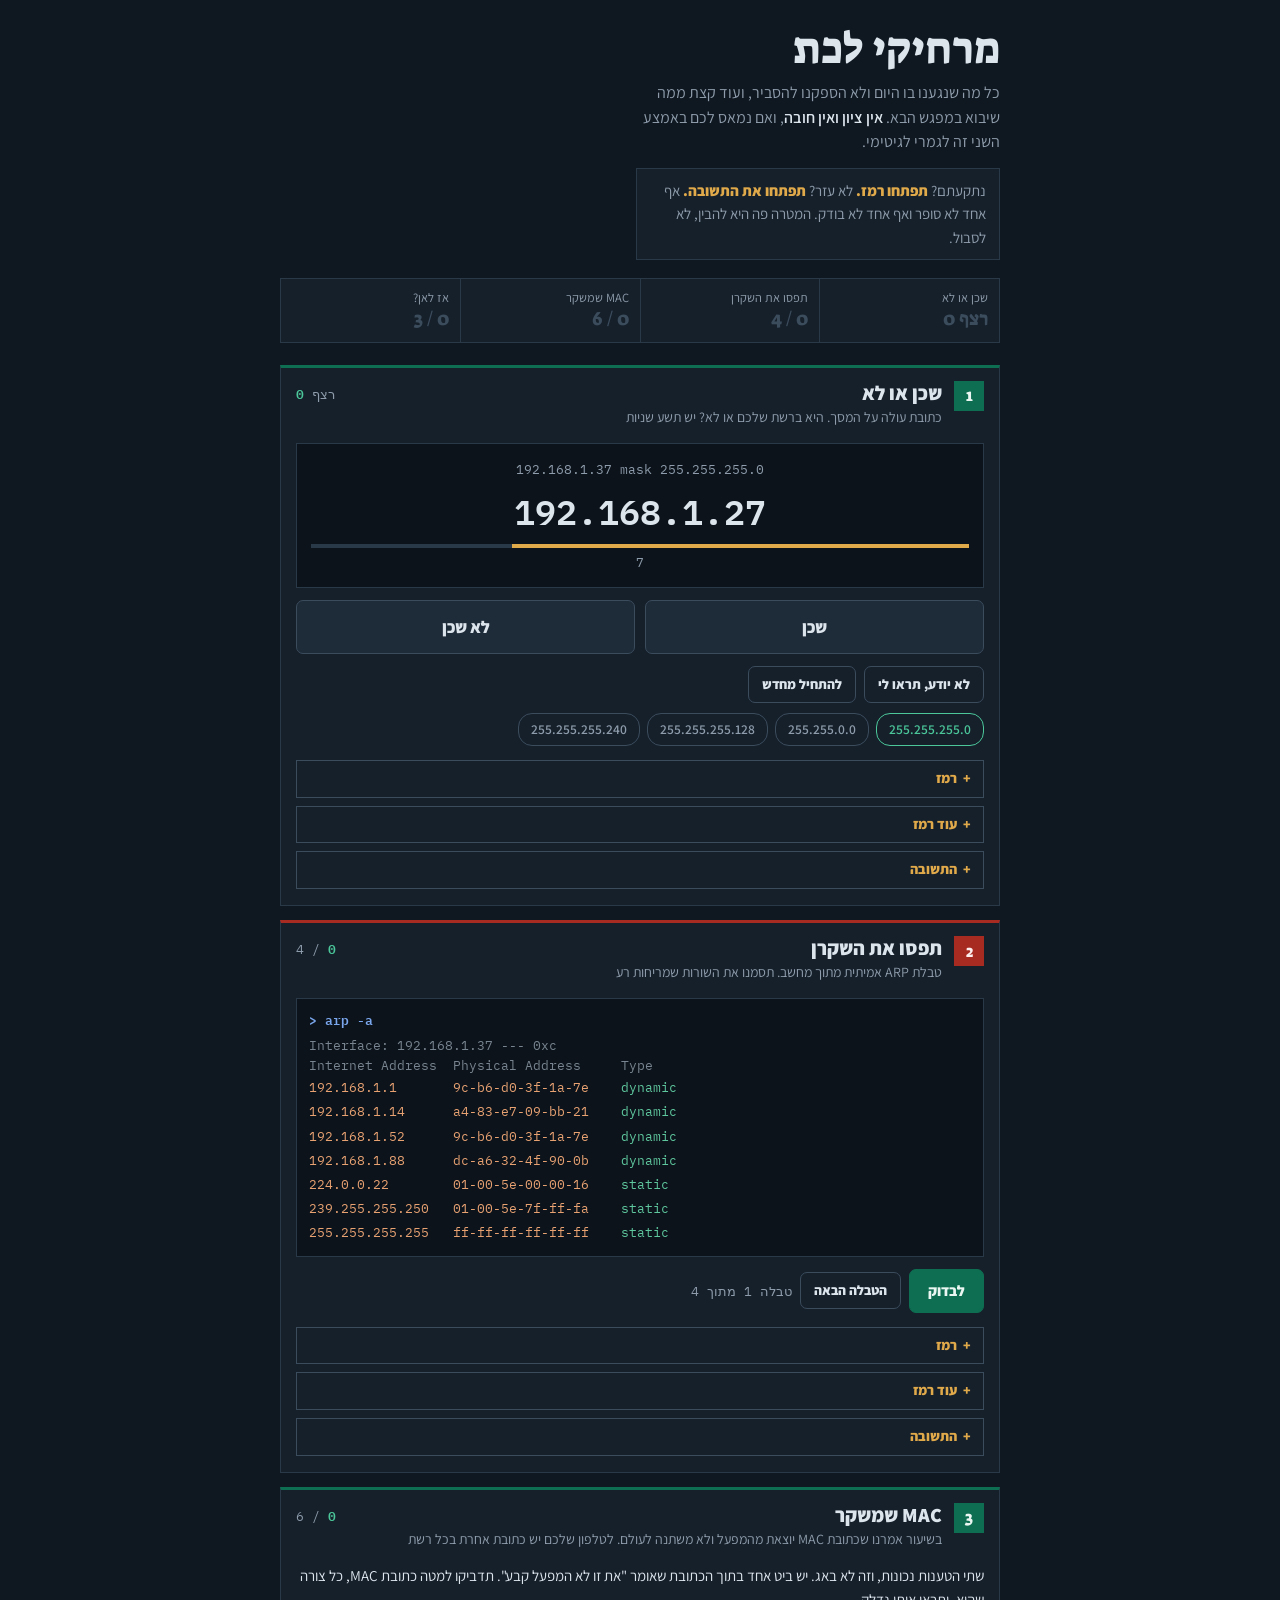
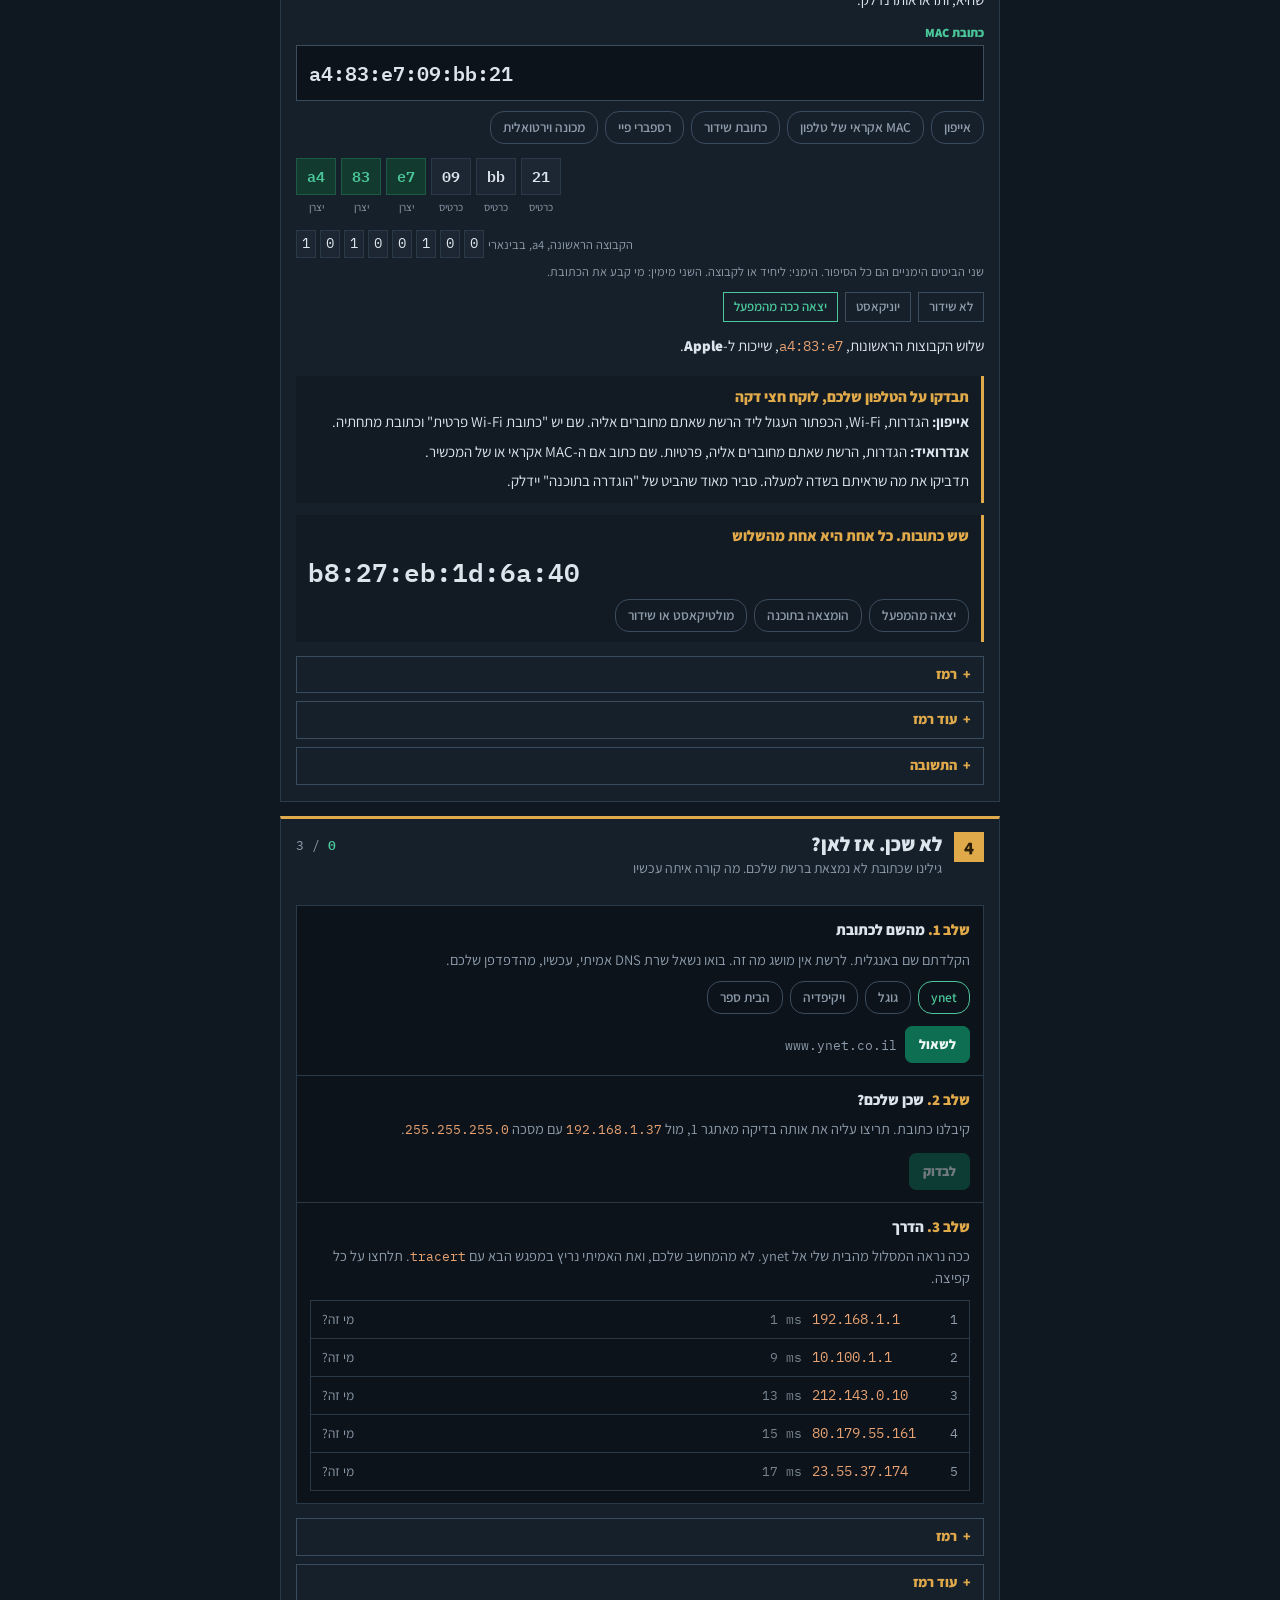
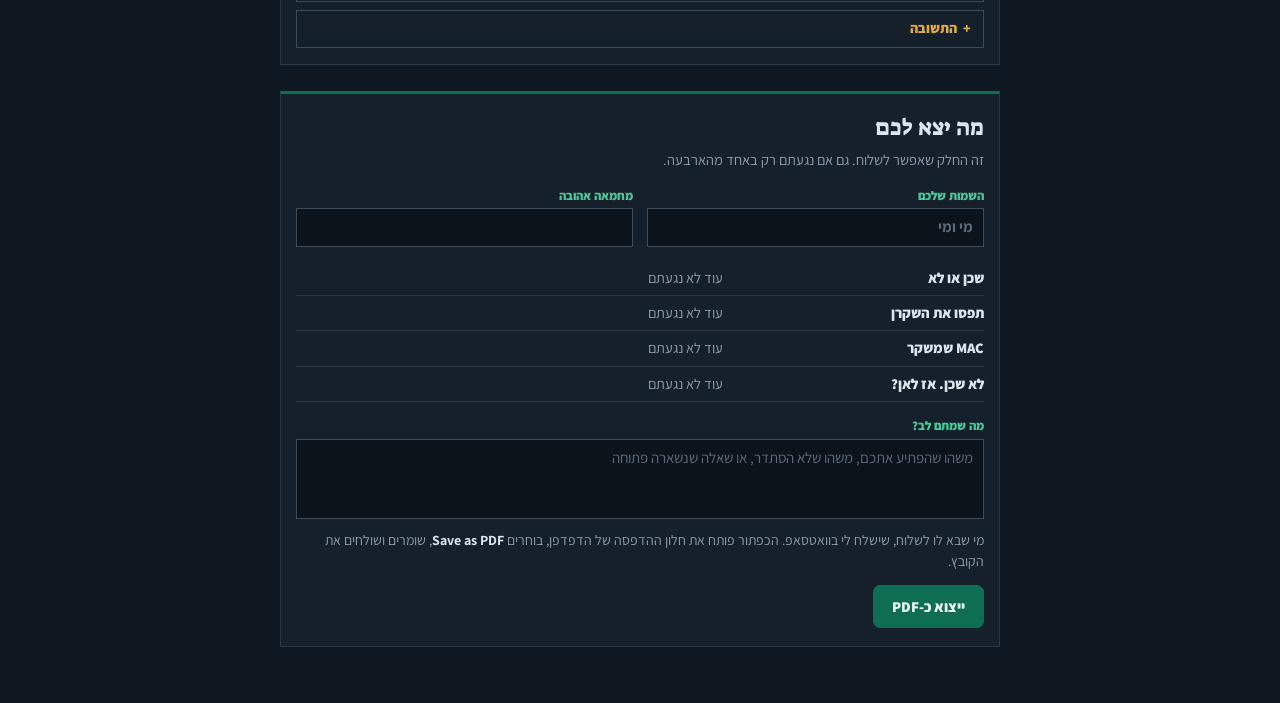
<file: lab2/farout.html>
<!DOCTYPE html>
<html lang="he" dir="rtl">
<head>
<meta charset="utf-8">
<meta name="viewport" content="width=device-width, initial-scale=1, viewport-fit=cover">
<meta name="theme-color" content="#0F1720">
<title>מרחיקי לכת</title>
<link rel="preconnect" href="https://fonts.googleapis.com">
<link rel="preconnect" href="https://fonts.gstatic.com" crossorigin>
<link href="https://fonts.googleapis.com/css2?family=Assistant:wght@400;600;800&family=IBM+Plex+Mono:wght@400;600&family=Suez+One&display=swap" rel="stylesheet">
<style>
:root{
  --bg:#0F1720; --panel:#16202B; --rule:#2A3947; --rule2:#3B4C5D;
  --txt:#DCE4EC; --dim:#8E9CAB;
  --green:#0E6E52; --greenT:#4BC79A; --red:#A82B22; --redT:#F2776A; --amber:#E0A94A;
  --kw:#D07BCB; --str:#5FC79E; --num:#E8A272; --com:#78848F; --fn:#7BA7EE;
  --mono:'IBM Plex Mono','Consolas','SF Mono','Courier New',monospace;
}
*{box-sizing:border-box}
html{-webkit-text-size-adjust:100%}
body{margin:0;background:var(--bg);color:var(--txt);
  font-family:'Assistant',-apple-system,'Segoe UI',Arial,sans-serif;font-size:16px;line-height:1.55;
  padding:26px 14px calc(56px + env(safe-area-inset-bottom));overflow-x:hidden}
.w{max-width:720px;margin:0 auto}
:focus-visible{outline:2px solid var(--amber);outline-offset:2px}
c{font-family:var(--mono);font-size:.92em;direction:ltr;unicode-bidi:isolate;color:var(--num)}

h1{font-family:'Suez One',Georgia,serif;font-weight:400;font-size:clamp(31px,9vw,44px);margin:0;line-height:1.04}
.lede{color:var(--dim);margin:9px 0 0;max-width:46ch}
.lede b{color:var(--txt);font-weight:600}
.deal{margin:13px 0 0;padding:10px 13px;border:1px solid var(--rule);background:var(--panel);
  font-size:15px;color:var(--dim);max-width:52ch}
.deal b{color:var(--amber);font-weight:800}

.strip{display:grid;grid-template-columns:repeat(4,1fr);gap:1px;background:var(--rule);
  border:1px solid var(--rule);margin:18px 0 22px}
@media (max-width:560px){.strip{grid-template-columns:1fr 1fr}}
.seg{background:var(--panel);padding:9px 11px 10px;display:block;text-decoration:none;color:inherit;min-width:0}
.seg:hover{background:#1B2734}
.seg .sn{display:block;font-size:12.5px;color:var(--dim);white-space:nowrap;overflow:hidden;text-overflow:ellipsis}
.seg .sv{display:block;font-family:'Suez One',Georgia,serif;font-size:19px;line-height:1.3;color:var(--rule2)}
.seg.lit .sv{color:var(--greenT)}

.inst{background:var(--panel);border:1px solid var(--rule);border-top:3px solid var(--green);
  margin:0 0 14px;scroll-margin-top:12px}
.inst.atk{border-top-color:var(--red)}
.inst.next{border-top-color:var(--amber)}
.ihead{display:flex;gap:12px;align-items:flex-start;padding:13px 15px 0}
.ino{font-family:'Suez One',Georgia,serif;font-size:17px;line-height:1;color:#EAF6F1;background:var(--green);
  width:30px;height:30px;display:flex;align-items:center;justify-content:center;flex:none}
.atk .ino{background:var(--red);color:#FCEFEE}
.next .ino{background:var(--amber);color:#2A1E06}
.ititle{flex:1;min-width:0}
.ititle h2{font-size:20px;font-weight:800;margin:0;line-height:1.2}
.ititle p{color:var(--dim);font-size:14px;margin:2px 0 0}
.read{font-family:var(--mono);font-size:13px;color:var(--dim);white-space:nowrap;flex:none;padding-top:3px}
.read b{color:var(--greenT);font-weight:600}
.ibody{padding:14px 15px 16px}
.ibody > p{font-size:15px}

.stage{background:#0C131B;border:1px solid var(--rule);padding:16px 14px;text-align:center}
.target{font-family:var(--mono);font-size:clamp(25px,7.4vw,35px);font-weight:600;
  direction:ltr;unicode-bidi:isolate;line-height:1.2;color:var(--txt);word-break:break-all}
.mine{font-family:var(--mono);font-size:13px;color:var(--dim);direction:ltr;unicode-bidi:isolate;margin:0 0 10px}
.tbar{height:4px;background:var(--rule);margin:12px 0 0}
.tbar i{display:block;height:100%;background:var(--amber);width:100%}
.secs{font-size:12.5px;color:var(--dim);margin:5px 0 0;line-height:1.45}
.secs.n{font-family:var(--mono)}
@media (prefers-reduced-motion:reduce){.tbar{display:none}}

.pair{display:grid;grid-template-columns:1fr 1fr;gap:10px;margin:12px 0 0}
.big{font:inherit;font-weight:800;font-size:17px;padding:13px 6px;cursor:pointer;
  background:#1E2B38;color:var(--txt);border:1px solid var(--rule2);border-radius:7px}
.big:hover{background:#26364A;border-color:var(--dim)}
.btn{font:inherit;font-weight:800;font-size:15px;padding:9px 18px;cursor:pointer;border-radius:7px;
  background:var(--green);color:#EAF6F1;border:1px solid var(--green)}
.btn:hover{background:#128664;border-color:#128664}
.btn.ghost{background:transparent;color:var(--txt);border-color:var(--rule2)}
.btn.ghost:hover{background:#1E2B38}
.btn.sm{font-size:13.5px;padding:7px 13px}
.btn:disabled{opacity:.45;cursor:default}
.row2{display:flex;flex-wrap:wrap;gap:8px;align-items:center;margin:12px 0 0}

.fb{margin:12px 0 0;padding:10px 12px;border-inline-start:3px solid var(--rule2);background:#121B24;
  font-size:15px;line-height:1.5}
.fb.ok{border-inline-start-color:var(--greenT)}
.fb.no{border-inline-start-color:var(--redT)}
.fb.hint{border-inline-start-color:var(--amber)}
.fb .head{font-weight:800;display:block;margin:0 0 3px}
.fb.ok .head{color:var(--greenT)}
.fb.no .head{color:var(--redT)}
.fb.hint .head{color:var(--amber)}
.fb[hidden]{display:none}
.fb p{margin:0}
.fb p + p{margin-top:7px}

.dis{display:flex;flex-wrap:wrap;gap:8px;margin:14px 0 0}
.dis details{border:1px solid var(--rule2);flex:1 1 100%;min-width:0}
.dis details[open]{border-color:var(--amber)}
.dis summary{cursor:pointer;padding:7px 12px;font-size:14px;font-weight:800;color:var(--amber);list-style:none}
.dis summary::-webkit-details-marker{display:none}
.dis summary::before{content:"+";display:inline-block;margin-inline-end:6px}
.dis details[open] summary::before{content:"\2212"}
.dis .db{padding:0 12px 11px;font-size:14.5px;line-height:1.5;color:var(--txt)}
.dis .db p{margin:0}
.dis .db p + p{margin-top:6px}

.dump{background:#0C131B;border:1px solid var(--rule);padding:11px 0;margin:0;overflow-x:auto;
  font-family:var(--mono);font-size:13px}
@media (max-width:520px){.dump{font-size:11px}}
.dline{direction:ltr;unicode-bidi:isolate;text-align:left;white-space:nowrap;padding:0 12px;color:var(--com)}
.dline.cmdline{color:var(--fn);font-weight:600;margin:0 0 6px}
.dline.dhead{padding-inline-start:12px}
.dline.dhead span{display:inline-block}
.dline.dhead .c1{width:18ch}
.dline.dhead .c2{width:21ch}
@media (max-width:520px){.dline.dhead .c1{width:17ch}.dline.dhead .c2{width:20ch}}
.drow{direction:ltr;unicode-bidi:isolate;display:block;width:100%;text-align:left;white-space:nowrap;
  font:inherit;background:none;border:0;border-inline-start:3px solid transparent;
  padding:2px 12px 2px 9px;cursor:pointer;color:var(--txt)}
.drow:hover{background:#16212C}
.drow span{display:inline-block}
.drow .c1{width:18ch;color:var(--num)}
.drow .c2{width:21ch;color:var(--num)}
.drow .c3{color:var(--str)}
.drow[aria-pressed="true"]{background:#2A1A18;border-inline-start-color:var(--redT)}
.drow.show{background:#3A2410;border-inline-start-color:var(--amber)}
.drow.hit{background:#12261F;border-inline-start-color:var(--greenT)}
.drow:disabled{cursor:default}
@media (max-width:520px){.drow .c1{width:17ch}.drow .c2{width:20ch}}

.macin{width:100%;font-family:var(--mono);font-size:clamp(16px,4.5vw,20px);font-weight:600;
  direction:ltr;text-align:left;padding:11px 12px;background:#0C131B;color:var(--txt);
  border:1px solid var(--rule2);border-radius:0}
.macin::placeholder{color:#55646F}
.chips{display:flex;flex-wrap:wrap;gap:7px;margin:10px 0 0}
.chip{font:inherit;font-size:13.5px;font-weight:600;padding:5px 12px;border-radius:14px;cursor:pointer;
  background:transparent;color:var(--dim);border:1px solid var(--rule2)}
.chip:hover{color:var(--txt);border-color:var(--dim)}
.chip.on{color:var(--greenT);border-color:var(--greenT)}
.bytes{display:flex;gap:5px;margin:14px 0 0;direction:ltr;unicode-bidi:isolate;flex-wrap:wrap}
.by{font-family:var(--mono);font-size:15px;font-weight:600;padding:6px 8px;background:#1C2733;
  border:1px solid var(--rule);text-align:center;min-width:40px}
.by.oui{background:#123A2E;border-color:#1C5A46;color:var(--greenT)}
.by.oui.soft{background:#1C2733;border-color:var(--rule);color:var(--dim)}
.bylab{display:flex;gap:5px;direction:ltr;unicode-bidi:isolate;margin:4px 0 0;flex-wrap:wrap}
.bylab span{min-width:40px;padding:0 8px;font-size:11px;color:var(--dim);text-align:center}
.bits{font-family:var(--mono);font-size:14px;margin:14px 0 0;direction:ltr;unicode-bidi:isolate;
  display:flex;gap:4px;align-items:center;flex-wrap:wrap}
.bits i{font-style:normal;padding:2px 5px;background:#1C2733;border:1px solid var(--rule)}
.bits i.on{background:#3A2A10;border-color:#6B5120;color:var(--amber)}
.bits em{font-style:normal;font-family:'Assistant',sans-serif;font-size:12.5px;color:var(--dim);
  direction:rtl;unicode-bidi:isolate;margin-inline-start:9px}
.flags{display:flex;flex-wrap:wrap;gap:7px;margin:11px 0 0;padding:0;list-style:none}
.flag{font-size:13px;font-weight:600;padding:4px 10px;border:1px solid var(--rule2);color:var(--dim)}
.flag.on{border-color:var(--greenT);color:var(--greenT)}
.flag.warn{border-color:var(--amber);color:var(--amber)}
.vend{margin:12px 0 0;font-size:15px}
.vend b{font-weight:800}
.vend.un{color:var(--dim)}
.lk{color:var(--fn)}

.steps{display:grid;gap:1px;background:var(--rule);border:1px solid var(--rule);margin:12px 0 0}
.stp{background:#0C131B;padding:12px 13px}
.stp h3{font-size:15px;font-weight:800;margin:0 0 7px}
.stp h3 span{color:var(--amber)}
.hops{display:grid;gap:1px;background:var(--rule);border:1px solid var(--rule);margin:10px 0 0}
.hop{background:#0C131B;width:100%;text-align:start;font:inherit;border:0;cursor:pointer;
  padding:8px 11px;color:var(--txt);display:flex;gap:10px;align-items:baseline}
.hop:hover{background:#141F2A}
.hop .hn{font-family:var(--mono);font-size:13px;color:var(--dim);width:2ch;flex:none}
.hop .hi{font-family:var(--mono);font-size:13.5px;color:var(--num);direction:ltr;unicode-bidi:isolate;
  width:15ch;flex:none}
.hop .ht{font-family:var(--mono);font-size:12.5px;color:var(--com);direction:ltr;unicode-bidi:isolate;flex:none}
.hop .hx{font-size:13.5px;color:var(--dim);margin-inline-start:auto}
.hop.open{background:#141F2A}
.hop.open .hx{color:var(--greenT)}
.hopnote{background:#0C131B;padding:0 11px 10px;font-size:14.5px;color:var(--txt);margin:0}
@media (max-width:520px){.hop{flex-wrap:wrap;gap:4px 10px}.hop .hx{margin-inline-start:0}}

#report{background:var(--panel);border:1px solid var(--rule);border-top:3px solid var(--green);
  margin:26px 0 0;padding:16px 15px 18px}
#report h2{font-family:'Suez One',Georgia,serif;font-weight:400;font-size:23px;margin:0 0 4px}
#report .sub{color:var(--dim);font-size:14.5px;margin:0 0 14px}
.who{display:grid;grid-template-columns:1fr 1fr;gap:10px 14px;margin:0 0 14px}
@media (max-width:520px){.who{grid-template-columns:1fr}}
.lb{display:block;font-size:12.5px;font-weight:800;color:var(--greenT);margin:0 0 3px}
.fill{min-height:42px;background:#0C131B;border:1px solid var(--rule2);padding:7px 10px;
  font-size:15px;line-height:1.5;outline:none;white-space:pre-wrap;overflow-wrap:anywhere;color:var(--txt)}
.fill:focus{border-color:var(--greenT)}
.fill:empty::before{content:attr(data-ph);color:#5C6B78;pointer-events:none}
.fill:focus:empty::before{content:""}
.who .fill{min-height:0;font-weight:700}
#f_note{min-height:80px}
table.rs{width:100%;border-collapse:collapse;margin:0 0 14px;font-size:14.5px}
table.rs th,table.rs td{text-align:start;padding:6px 0;border-bottom:1px solid var(--rule);vertical-align:top}
table.rs th{width:38%;font-weight:800;color:var(--txt)}
table.rs td{color:var(--dim)}
.how{color:var(--dim);font-size:14px;margin:11px 0 0}
.how b{color:var(--txt)}
#saved{position:fixed;inset-inline-start:13px;bottom:13px;background:var(--panel);border:1px solid var(--rule);
  padding:4px 13px;font-size:13px;color:var(--dim);opacity:0;transition:opacity .25s;pointer-events:none}
#saved.on{opacity:1}
.nostore{background:var(--red);color:#fff;padding:10px 14px;font-size:14.5px;font-weight:600;text-align:center}
@media (prefers-reduced-motion:reduce){*{transition:none !important;animation:none !important;scroll-behavior:auto !important}}

.cmp{margin:9px 0 0;font-family:var(--mono);font-size:13px}
.cmp .cr{display:flex;gap:9px;align-items:center;margin:0 0 3px}
.cmp .cl{font-family:'Assistant',sans-serif;font-size:12.5px;color:var(--dim);width:58px;flex:none}
.cmp .oc{direction:ltr;unicode-bidi:isolate;display:flex;gap:3px}
.cmp .oc span{padding:1px 5px;background:#1C2733;border:1px solid var(--rule);min-width:34px;text-align:center}
.cmp .oc span.m{background:#123A2E;border-color:#1C5A46;color:var(--greenT)}
.cmp .oc span.x{background:#3A1512;border-color:#6B241D;color:var(--redT)}
.cmp .oc span.d{opacity:.5}

@media print{
  @page{size:A4;margin:14mm 14mm}
  html,body{background:#fff;color:#141C26}
  body{padding:0;font-size:11pt;line-height:1.4;-webkit-print-color-adjust:exact;print-color-adjust:exact}
  .w{max-width:none}
  #console,#saved,.noprint,.nostore,.dis,details{display:none !important}
  .lede{color:#5A6775;font-size:10.5pt;margin-top:6px}
  .lede b{color:#141C26}
  h1{font-size:23pt}
  .strip{margin:14px 0 18px}
  #report{background:#fff;border:0;margin:0;padding:0}
  #report h2{font-size:21pt;margin:0 0 4px}
  #report .sub{color:#5A6775;font-size:10.5pt;margin:0 0 12px}
  .lb{color:#0E6E52;font-size:9pt}
  .who{gap:6px 16px;margin-bottom:12px}
  .fill{background:#fff;border:1px solid #8E9AA8;color:#141C26;min-height:34px;font-size:10.5pt;
    break-inside:avoid;page-break-inside:avoid}
  .fill:empty::before{content:""}
  #f_note{min-height:70px}
  table.rs{font-size:10.5pt}
  table.rs th,table.rs td{border-bottom:1px solid #C7CFD9;padding:5px 0}
  table.rs td{color:#3A4654}
}
</style>
</head>
<body>
<div class="w">
<header>
  <h1>מרחיקי לכת</h1>
  <p class="lede">כל מה שנגענו בו היום ולא הספקנו להסביר, ועוד קצת ממה שיבוא במפגש הבא. <b>אין ציון ואין חובה</b>, ואם נמאס לכם באמצע השני זה לגמרי לגיטימי.</p>
  <p class="deal noprint">נתקעתם? <b>תפתחו רמז.</b> לא עזר? <b>תפתחו את התשובה.</b> אף אחד לא סופר ואף אחד לא בודק. המטרה פה היא להבין, לא לסבול.</p>
  <nav class="strip" id="strip" aria-label="מצב">
    <a class="seg" href="#c1"><span class="sn">שכן או לא</span><span class="sv" id="s1">רצף 0</span></a>
    <a class="seg" href="#c2"><span class="sn">תפסו את השקרן</span><span class="sv" id="s2">0 / 4</span></a>
    <a class="seg" href="#c3"><span class="sn">MAC שמשקר</span><span class="sv" id="s3">0 / 6</span></a>
    <a class="seg" href="#c4"><span class="sn">אז לאן?</span><span class="sv" id="s4">0 / 3</span></a>
  </nav>
</header>

<main id="console">

<section class="inst" id="c1">
  <div class="ihead">
    <div class="ino">1</div>
    <div class="ititle"><h2>שכן או לא</h2>
      <p>כתובת עולה על המסך. היא ברשת שלכם או לא? יש תשע שניות</p></div>
    <div class="read">רצף <b id="r1">0</b></div>
  </div>
  <div class="ibody">
    <div class="stage">
      <p class="mine" id="c1me"></p>
      <div class="target" id="c1t">...</div>
      <div class="tbar"><i id="c1bar"></i></div>
      <p class="secs n" id="c1s">9</p>
    </div>
    <div class="pair">
      <button class="big" id="c1yes">שכן</button>
      <button class="big" id="c1no">לא שכן</button>
    </div>
    <div class="row2">
      <button class="btn sm ghost noprint" id="c1idk">לא יודע, תראו לי</button>
      <button class="btn sm ghost noprint" id="c1reset">להתחיל מחדש</button>
    </div>
    <div class="fb" id="c1fb" hidden></div>
    <div class="chips noprint" id="c1lvls"></div>
    <div class="dis noprint">
      <details><summary>רמז</summary><div class="db">
        <p>המסכה היא הכלל היחיד פה. כל מקום שבו יש בה <c>255</c> הוא מספר שחייב להיות זהה אצל שניכם. כל מקום שבו יש <c>0</c> הוא מספר שלא מעניין אף אחד.</p></div></details>
      <details><summary>עוד רמז</summary><div class="db">
        <p>ומה עם מספר באמצע, כמו <c>128</c> או <c>240</c>? הוא חותך את המספר האחרון לקטעים. <c>128</c> חותך לשניים: 0 עד 127, ו-128 עד 255. <c>240</c> חותך לקטעים של 16.</p>
        <p>אותם שלושה מספרים ראשונים כבר לא מספיקים. צריך גם ליפול באותו קטע.</p></div></details>
      <details><summary>התשובה</summary><div class="db">
        <p>המחשב עושה AND בין הכתובת שלו למסכה, ואותו דבר לכתובת השנייה. יצאו שני מספרים זהים? שכנים. שונים? לא שכנים, והחבילה הולכת לשער.</p>
        <p>אחרי כל תשובה, נכונה או לא, הדף מראה לכם את הטווח המדויק של הרשת שלכם ואיפה הכתובת נופלת. אין פה שום דבר שאתם אמורים לנחש.</p></div></details>
    </div>
  </div>
</section>

<section class="inst atk" id="c2">
  <div class="ihead">
    <div class="ino">2</div>
    <div class="ititle"><h2>תפסו את השקרן</h2>
      <p>טבלת ARP אמיתית מתוך מחשב. תסמנו את השורות שמריחות רע</p></div>
    <div class="read"><b id="r2">0</b> / 4</div>
  </div>
  <div class="ibody">
    <div class="dump" id="c2dump"></div>
    <div class="row2">
      <button class="btn" id="c2check">לבדוק</button>
      <button class="btn sm ghost noprint" id="c2next">הטבלה הבאה</button>
      <span class="read" id="c2n"></span>
    </div>
    <div class="fb" id="c2fb" hidden></div>
    <div class="dis noprint" id="c2dis"></div>
  </div>
</section>

<section class="inst" id="c3">
  <div class="ihead">
    <div class="ino">3</div>
    <div class="ititle"><h2>MAC שמשקר</h2>
      <p>בשיעור אמרנו שכתובת MAC יוצאת מהמפעל ולא משתנה לעולם. לטלפון שלכם יש כתובת אחרת בכל רשת</p></div>
    <div class="read"><b id="r3">0</b> / 6</div>
  </div>
  <div class="ibody">
    <p style="margin:0 0 12px">שתי הטענות נכונות, וזה לא באג. יש ביט אחד בתוך הכתובת שאומר "את זו לא המפעל קבע". תדביקו למטה כתובת MAC, כל צורה שהיא, ותראו אותו נדלק.</p>
    <label class="lb" for="c3in">כתובת MAC</label>
    <input class="macin" id="c3in" dir="ltr" spellcheck="false" autocomplete="off"
           placeholder="a4:83:e7:09:bb:21" value="a4:83:e7:09:bb:21">
    <div class="chips noprint" id="c3ps"></div>
    <div id="c3out"></div>

    <div class="fb hint" style="margin-top:18px">
      <span class="head">תבדקו על הטלפון שלכם, לוקח חצי דקה</span>
      <p><b>אייפון:</b> הגדרות, Wi-Fi, הכפתור העגול ליד הרשת שאתם מחוברים אליה. שם יש "כתובת Wi-Fi פרטית" וכתובת מתחתיה.</p>
      <p><b>אנדרואיד:</b> הגדרות, הרשת שאתם מחוברים אליה, פרטיות. שם כתוב אם ה-MAC אקראי או של המכשיר.</p>
      <p>תדביקו את מה שראיתם בשדה למעלה. סביר מאוד שהביט של "הוגדרה בתוכנה" יידלק.</p>
    </div>

    <div class="fb hint" id="c3quiz" style="margin-top:12px">
      <span class="head">שש כתובות. כל אחת היא אחת מהשלוש</span>
      <div class="target" id="c3q" style="font-size:clamp(19px,5.5vw,26px);margin-top:9px"></div>
      <div class="chips" id="c3btns" style="margin-top:12px"></div>
      <div class="fb" id="c3fb" hidden style="margin-top:11px"></div>
    </div>

    <div class="dis noprint">
      <details><summary>רמז</summary><div class="db">
        <p>הכל מוכרע בקבוצה הראשונה בלבד, שני התווים הראשונים. תמירו אותה לבינארי ותסתכלו על שני הביטים הימניים.</p></div></details>
      <details><summary>עוד רמז</summary><div class="db">
        <p>הביט הימני ביותר: אם הוא <c>1</c>, הכתובת מיועדת לקבוצה שלמה ולא למכשיר אחד. זה מולטיקאסט, ו-<c>ff:ff:ff:ff:ff:ff</c> הוא המקרה הקיצוני שלו, שידור לכולם.</p>
        <p>הביט השני מימין: אם הוא <c>1</c>, מישהו קבע את הכתובת בתוכנה ולא המפעל.</p></div></details>
      <details><summary>התשובה</summary><div class="db">
        <p>אלה שני ביטים בשמות <c>I/G</c> ו-<c>U/L</c>. הביט הימני הוא I/G: יחיד או קבוצה. השני מימין הוא U/L: אוניברסלי, כלומר מהמפעל, או מקומי, כלומר מומצא.</p>
        <p>הטלפון שלכם מדליק את U/L ומגריל כתובת חדשה לכל רשת ויפיי, כדי שחנות או שדה תעופה לא יוכלו לזהות שחזרתם. ה-MAC של החומרה עדיין קיים ועדיין קבוע, הוא פשוט לא זה שנשלח.</p>
        <p>וזה בדיוק מה שעושה גם מי שמזייף. אין הבדל טכני בין השניים, רק בכוונה.</p></div></details>
    </div>
  </div>
</section>

<section class="inst next" id="c4">
  <div class="ihead">
    <div class="ino">4</div>
    <div class="ititle"><h2>לא שכן. אז לאן?</h2>
      <p>גילינו שכתובת לא נמצאת ברשת שלכם. מה קורה איתה עכשיו</p></div>
    <div class="read"><b id="r4">0</b> / 3</div>
  </div>
  <div class="ibody">
    <div class="steps">
      <div class="stp">
        <h3><span>שלב 1.</span> מהשם לכתובת</h3>
        <p style="margin:0 0 9px;font-size:14.5px;color:var(--dim)">הקלדתם שם באנגלית. לרשת אין מושג מה זה. בואו נשאל שרת DNS אמיתי, עכשיו, מהדפדפן שלכם.</p>
        <div class="chips noprint" id="c4sites"></div>
        <div class="row2"><button class="btn sm" id="c4ask">לשאול</button>
          <span class="read" id="c4site"></span></div>
        <div class="fb" id="c4dns" hidden></div>
      </div>
      <div class="stp">
        <h3><span>שלב 2.</span> שכן שלכם?</h3>
        <p style="margin:0 0 9px;font-size:14.5px;color:var(--dim)">קיבלנו כתובת. תריצו עליה את אותה בדיקה מאתגר 1, מול <c>192.168.1.37</c> עם מסכה <c>255.255.255.0</c>.</p>
        <div class="row2"><button class="btn sm" id="c4near" disabled>לבדוק</button></div>
        <div class="fb" id="c4nearfb" hidden></div>
      </div>
      <div class="stp">
        <h3><span>שלב 3.</span> הדרך</h3>
        <p style="margin:0 0 4px;font-size:14.5px;color:var(--dim)">ככה נראה המסלול מהבית שלי אל ynet. לא מהמחשב שלכם, ואת האמיתי נריץ במפגש הבא עם <c>tracert</c>. תלחצו על כל קפיצה.</p>
        <div class="hops" id="c4hops"></div>
        <div class="fb" id="c4end" hidden></div>
      </div>
    </div>
    <div class="dis noprint">
      <details><summary>רמז</summary><div class="db">
        <p>המחשב שלכם לא יודע ולא צריך לדעת איפה ynet. הוא יודע דבר אחד: הכתובת הזאת לא אצלי, אז אני מוסר אותה למי שאחראי על "לא אצלי". זה השער.</p></div></details>
      <details><summary>עוד רמז</summary><div class="db">
        <p>והשער? גם הוא לא יודע איפה ynet. גם הוא יודע רק לאן למסור הלאה. וככה זה ממשיך, מכונה אחרי מכונה, עד שמישהו כבר כן יודע.</p></div></details>
      <details><summary>התשובה</summary><div class="db">
        <p>הפכנו שם לכתובת (זה <b>DNS</b>), גילינו שהכתובת לא ברשת שלנו, ומסרנו אותה לשער. משם היא עברה יד ליד בין ראוטרים, כשכל אחד יודע רק את הקפיצה הבאה ואף אחד לא מכיר את כל המסלול (זה <b>ניתוב</b>).</p>
        <p>שני הדברים האלה הם המפגש הבא במלואו. אז בואו איתם.</p></div></details>
    </div>
  </div>
</section>

</main>

<section id="report">
  <h2>מה יצא לכם</h2>
  <p class="sub">זה החלק שאפשר לשלוח. גם אם נגעתם רק באחד מהארבעה.</p>
  <div class="who">
    <div><div class="lb" id="l_names">השמות שלכם</div>
      <div class="fill" id="f_names" contenteditable="true" role="textbox" aria-labelledby="l_names" data-ph="מי ומי"></div></div>
    <div><div class="lb" id="l_praise">מחמאה אהובה</div>
      <div class="fill" id="f_praise" contenteditable="true" role="textbox" aria-labelledby="l_praise"></div></div>
  </div>
  <table class="rs"><tbody id="rsum"></tbody></table>
  <div class="lb" id="l_note">מה שמתם לב?</div>
  <div class="fill" id="f_note" contenteditable="true" role="textbox" aria-labelledby="l_note" data-ph="משהו שהפתיע אתכם, משהו שלא הסתדר, או שאלה שנשארה פתוחה"></div>
  <p class="how noprint">מי שבא לו לשלוח, שישלח לי בוואטסאפ. הכפתור פותח את חלון ההדפסה של הדפדפן, בוחרים <b>Save as PDF</b>, שומרים ושולחים את הקובץ.</p>
  <div class="row2 noprint"><button class="btn" id="pdf">ייצוא כ-PDF</button></div>
</section>

</div>
<div id="saved">נשמר</div>
<script>
(function(){
var D = JSON.parse(new TextDecoder().decode(Uint8Array.from(atob('[base64]'), function(c){ return c.charCodeAt(0); })));
var KEY = 'recon.farout.v2';
var $ = function(id){ return document.getElementById(id); };
var reduce = window.matchMedia && window.matchMedia('(prefers-reduced-motion: reduce)').matches;

var S = {n:'', p:'', t:'', c1:{best:0, lvl:0, at:0}, c2:{done:[]}, c3:{i:0, ok:0}, c4:{dns:0, near:0, hops:0}};
try{
  var raw = JSON.parse(localStorage.getItem(KEY) || 'null');
  if(raw && typeof raw === 'object'){
    if(raw.c1) S.c1 = raw.c1;
    if(raw.c2) S.c2 = raw.c2;
    if(raw.c3) S.c3 = raw.c3;
    if(raw.c4) S.c4 = raw.c4;
    S.n = raw.n || ''; S.p = raw.p || ''; S.t = raw.t || '';
  }
}catch(e){}

var savedEl = $('saved'), hideT = null, warned = false;
function warnNoStorage(){
  if(warned) return; warned = true;
  var b = document.createElement('div');
  b.className = 'nostore noprint';
  b.textContent = 'הדפדפן הזה לא שומר כלום. אם תרעננו את הדף, ההתקדמות תיעלם.';
  document.body.insertBefore(b, document.body.firstChild);
}
function save(){
  try{ localStorage.setItem(KEY, JSON.stringify(S)); }
  catch(e){ warnNoStorage(); return; }
  savedEl.classList.add('on');
  clearTimeout(hideT);
  hideT = setTimeout(function(){ savedEl.classList.remove('on'); }, 1500);
}
(function(){ try{ localStorage.setItem('__t','1'); localStorage.removeItem('__t'); }catch(e){ warnNoStorage(); } })();

function fb(el, kind, head, html){
  el.hidden = false;
  el.className = 'fb ' + kind;
  el.innerHTML = '<span class="head">' + head + '</span>' + (html || '');
}
function mono(s){ return '<c>' + s + '</c>'; }


function ip2n(s){ var o = s.split('.'); return ((+o[0] << 24) >>> 0) + (+o[1] << 16) + (+o[2] << 8) + (+o[3]); }
function n2ip(n){ return [(n >>> 24) & 255, (n >>> 16) & 255, (n >>> 8) & 255, n & 255].join('.'); }
function same(a, b, m){ var mn = ip2n(m); return ((ip2n(a) & mn) >>> 0) === ((ip2n(b) & mn) >>> 0); }
function maskBits(m){ var n = ip2n(m), c = 0; for(var i = 31; i >= 0; i--){ if(n & (1 << i)) c++; else break; } return c; }

var cur = null, tid = null, t0 = 0, TSEC = 9;

function gen(l){
  var mo = l.mask.split('.').map(Number), meo = l.me.split('.').map(Number);
  for(var tries = 0; tries < 80; tries++){
    var o = meo.slice(), want = Math.random() < 0.5, pi = -1, i;
    for(i = 0; i < 4; i++) if(mo[i] === 0) o[i] = 1 + Math.floor(Math.random() * 253);
    for(i = 0; i < 4; i++) if(mo[i] !== 0 && mo[i] !== 255) pi = i;
    if(pi >= 0){
      var free = 256 - mo[pi], netp = meo[pi] & mo[pi];
      if(want){ o[pi] = netp + Math.floor(Math.random() * free); }
      else {
        var np;
        do{ np = Math.floor(Math.random() * (256 / free)) * free; }while(np === netp);
        o[pi] = np + Math.floor(Math.random() * free);
      }
    } else if(!want){
      var cand = [];
      for(i = 0; i < 4; i++) if(mo[i] === 255) cand.push(i);
      var k = cand[Math.random() < 0.75 ? cand.length - 1 : Math.max(0, cand.length - 2)];
      var d = 1 + Math.floor(Math.random() * 4);
      o[k] = (meo[k] + (Math.random() < 0.5 ? d : -d) + 256) % 256;
      if(o[k] === meo[k]) o[k] = (o[k] + 1) % 256;
    }
    var t = o.join('.');
    if(t === l.me) continue;
    if(o[3] === 0 || o[3] === 255 || o[0] === 0 || o[0] === 255) continue;
    return {t: t, yes: same(t, l.me, l.mask)};
  }
  return {t: '10.0.0.9', yes: same('10.0.0.9', l.me, l.mask)};
}

function octCells(ip, mask, other){
  var o = ip.split('.'), mo = mask.split('.').map(Number), oo = other ? other.split('.') : null, h = '';
  for(var i = 0; i < 4; i++){
    var c = 'd';
    if(oo && mo[i] !== 0) c = ((+o[i] & mo[i]) === (+oo[i] & mo[i])) ? 'm' : 'x';
    h += '<span class="' + c + '">' + o[i] + '</span>';
  }
  return '<span class="oc">' + h + '</span>';
}

function compare(l, t){
  var mn = ip2n(l.mask), net = (ip2n(l.me) & mn) >>> 0, bc = (net + (~mn >>> 0)) >>> 0;
  var h = '<div class="cmp">';
  h += '<div class="cr"><span class="cl">אתם</span>' + octCells(l.me, l.mask, t) + '</div>';
  h += '<div class="cr"><span class="cl">המסכה</span>' + octCells(l.mask, '0.0.0.0', null) + '</div>';
  h += '<div class="cr"><span class="cl">הכתובת</span>' + octCells(t, l.mask, l.me) + '</div>';
  h += '</div>';
  h += '<p>הרשת שלכם היא ' + mono(n2ip(net)) + ' עד ' + mono(n2ip(bc)) + ', כלומר ' + maskBits(l.mask) +
       ' ביטים קבועים. ' + mono(t) + (same(t, l.me, l.mask) ? ' נופלת בפנים.' : ' נופלת בחוץ.') + '</p>';
  if(!same(t, l.me, l.mask))
    h += '<p style="color:var(--amber)">ואם היא בחוץ, המחשב שלכם לא מנסה בכלל למצוא אותה. הוא מוסר אותה לשער. מה קורה משם זה אתגר 4.</p>';
  return h;
}

function stopTimer(){ if(tid){ cancelAnimationFrame(tid); clearInterval(tid); tid = null; } }

function tick(){
  var left = TSEC - (Date.now() - t0) / 1000;
  if(left < 0) left = 0;
  $('c1bar').style.width = (left / TSEC * 100) + '%';
  $('c1s').textContent = Math.ceil(left);
  if(left <= 0){ stopTimer(); answer(null); return; }
  if(!reduce) tid = requestAnimationFrame(tick);
}

function drawLvls(){
  var h = '';
  for(var i = 0; i < D.lv.length; i++)
    h += '<button type="button" class="chip' + (i === S.c1.lvl ? ' on' : '') + '" data-l="' + i + '">' +
         D.lv[i].mask + '</button>';
  $('c1lvls').innerHTML = h;
  var cs = $('c1lvls').querySelectorAll('.chip');
  for(var j = 0; j < cs.length; j++) cs[j].addEventListener('click', function(){
    S.c1.lvl = +this.getAttribute('data-l'); S.c1.at = 0;
    $('c1fb').hidden = true; drawLvls(); paint(); save(); nextQ();
  });
}

function nextQ(){
  var l = D.lv[S.c1.lvl];
  cur = gen(l);
  $('c1me').textContent = l.me + '   mask ' + l.mask;
  $('c1t').textContent = cur.t;
  t0 = Date.now();
  $('c1bar').style.width = '100%';
  $('c1s').textContent = TSEC;
  stopTimer();
  if(reduce) tid = setInterval(tick, 250); else tid = requestAnimationFrame(tick);
}

function answer(said){
  if(!cur) return;
  stopTimer();
  var l = D.lv[S.c1.lvl], body = compare(l, cur.t), advanced = false;
  if(said === null){
    S.c1.at = 0;
    fb($('c1fb'), 'hint', cur.yes ? 'נגמר הזמן. היא כן ברשת שלכם' : 'נגמר הזמן. היא לא ברשת שלכם', body);
  } else if(said === 'idk'){
    fb($('c1fb'), 'hint', cur.yes ? 'היא ברשת שלכם' : 'היא לא ברשת שלכם', body);
  } else if(said === cur.yes){
    S.c1.at++;
    if(S.c1.at > S.c1.best) S.c1.best = S.c1.at;
    if(S.c1.at >= l.need && S.c1.lvl < D.lv.length - 1){ S.c1.lvl++; S.c1.at = 0; advanced = true; }
    fb($('c1fb'), 'ok', cur.yes ? 'נכון, ברשת שלכם' : 'נכון, מחוץ לרשת', body);
  } else {
    S.c1.at = 0;
    fb($('c1fb'), 'no', cur.yes ? 'דווקא כן, היא ברשת שלכם' : 'לא, היא מחוץ לרשת',
       '<p>' + l.tip + '</p>' + body);
  }
  if(advanced){
    $('c1fb').innerHTML += '<p style="color:var(--amber);font-weight:800">מחליפים מסכה. עכשיו ' +
      D.lv[S.c1.lvl].mask + '</p>';
    drawLvls();
  }
  paint(); save();
  setTimeout(nextQ, 60);
}

$('c1yes').addEventListener('click', function(){ answer(true); });
$('c1no').addEventListener('click', function(){ answer(false); });
$('c1idk').addEventListener('click', function(){ answer('idk'); });
$('c1reset').addEventListener('click', function(){
  S.c1 = {best: S.c1.best, lvl: 0, at: 0};
  $('c1fb').hidden = true; drawLvls(); paint(); save(); nextQ();
});


var c2i = 0;
for(var q0 = 0; q0 < D.dp.length; q0++) if(S.c2.done.indexOf(q0) < 0){ c2i = q0; break; }

function c2rows(){ return $('c2dump').querySelectorAll('.drow'); }

function drawDump(){
  var d = D.dp[c2i];
  var h = '<div class="dline cmdline">&gt; arp -a</div>';
  h += '<div class="dline">' + d.iface + '</div>';
  h += '<div class="dline dhead"><span class="c1">Internet Address</span>' +
       '<span class="c2">Physical Address</span><span class="c3">Type</span></div>';
  for(var i = 0; i < d.rows.length; i++){
    var r = d.rows[i];
    h += '<button type="button" class="drow" data-i="' + i + '" aria-pressed="false">' +
         '<span class="c1">' + r[0] + '</span><span class="c2">' + r[1] + '</span>' +
         '<span class="c3">' + r[2] + '</span></button>';
  }
  $('c2dump').innerHTML = h;
  var bs = c2rows();
  for(var j = 0; j < bs.length; j++) bs[j].addEventListener('click', function(){
    this.setAttribute('aria-pressed', this.getAttribute('aria-pressed') === 'true' ? 'false' : 'true');
  });
  $('c2n').textContent = 'טבלה ' + (c2i + 1) + ' מתוך ' + D.dp.length;
  $('c2fb').hidden = true;
  $('c2check').disabled = false;
  $('c2dis').innerHTML =
    '<details><summary>רמז</summary><div class="db"><p>' + d.h1 + '</p></div></details>' +
    '<details id="c2d2"><summary>עוד רמז</summary><div class="db"><p>' + d.h2 + '</p></div></details>' +
    '<details id="c2d3"><summary>התשובה</summary><div class="db"><p>' + d.ans + '</p>' +
    '<p>החתימה, בשורה אחת: <b>אותו MAC מול שתי כתובות IP שונות</b>. מכשיר אחד מצהיר שהוא שניים.</p></div></details>';
  $('c2d3').addEventListener('toggle', function(){ if(this.open) revealC2(); });
}

function revealC2(){
  var d = D.dp[c2i], bs = c2rows();
  for(var i = 0; i < bs.length; i++){
    bs[i].classList.remove('hit');
    if(d.bad.indexOf(i) >= 0) bs[i].classList.add('show');
  }
}

$('c2check').addEventListener('click', function(){
  var d = D.dp[c2i], picked = [], bs = c2rows(), i;
  for(i = 0; i < bs.length; i++) if(bs[i].getAttribute('aria-pressed') === 'true') picked.push(i);
  var ok = picked.length === d.bad.length;
  if(ok) for(i = 0; i < d.bad.length; i++) if(picked.indexOf(d.bad[i]) < 0) ok = false;
  if(ok){
    for(i = 0; i < bs.length; i++){ bs[i].disabled = true; if(d.bad.indexOf(i) >= 0) bs[i].classList.add('hit'); }
    $('c2check').disabled = true;
    if(S.c2.done.indexOf(c2i) < 0) S.c2.done.push(c2i);
    var tail = (S.c2.done.length >= D.dp.length)
      ? '<p>עברתם על כל הארבע. החתימה שחיפשתם, אותו MAC מול שתי כתובות IP, היא בדיוק מה שבודקים בבית עם ' +
        mono('arp -a') + '.</p>' : '';
    fb($('c2fb'), 'ok', d.bad.length ? 'תפסתם' : 'נכון, הטבלה נקייה', '<p>' + d.done + '</p>' + tail);
    paint(); save();
    return;
  }
  var msg, extra = 0, miss = 0;
  for(i = 0; i < picked.length; i++) if(d.bad.indexOf(picked[i]) < 0) extra++;
  for(i = 0; i < d.bad.length; i++) if(picked.indexOf(d.bad[i]) < 0) miss++;
  if(picked.length === 0) msg = 'לא סימנתם כלום. אם זאת הכוונה שלכם, שווה לעבור על העמודה האמצעית עוד פעם אחת.';
  else if(extra && miss) msg = 'חלק ממה שסימנתם תקין לגמרי, וחלק ממה ששייך פספסתם.';
  else if(extra) msg = 'סימנתם יותר מדי. חלק מהשורות האלה תקינות.';
  else msg = 'הכיוון נכון, אבל פספסתם שורה. השקר הזה תמיד בא בזוגות.';
  fb($('c2fb'), 'no', 'עוד לא', '<p>' + msg + '</p>' +
     '<p style="color:var(--amber)">' + d.h1 + '</p>' +
     '<p style="color:var(--dim)">ואם נמאס: הרמזים והתשובה פתוחים למטה, בלי שום מחיר.</p>');
});

$('c2next').addEventListener('click', function(){
  c2i = (c2i + 1) % D.dp.length;
  drawDump();
});


function parseMac(s){
  var hex = (s || '').replace(/[^0-9a-fA-F]/g, '').toLowerCase();
  if(hex.length !== 12) return null;
  var b = [];
  for(var i = 0; i < 12; i += 2) b.push(hex.slice(i, i + 2));
  return b;
}

function drawMac(){
  var b = parseMac($('c3in').value);
  if(!b){
    $('c3out').innerHTML = '<div class="fb no" style="margin-top:14px"><span class="head">זה עוד לא MAC</span>' +
      '<p>צריך שתים עשרה ספרות הקסה. מפרידים אפשר נקודתיים, מקפים, נקודות או בכלל בלי.</p></div>';
    return;
  }
  var f = parseInt(b[0], 16), bits = f.toString(2);
  while(bits.length < 8) bits = '0' + bits;
  var bcast = b.join('') === 'ffffffffffff';
  var grp = !!(f & 1), loc = !!(f & 2);
  var oui = b[0] + ':' + b[1] + ':' + b[2];
  var v = D.vn[oui] || null;

  var h = '<div class="bytes">';
  for(var i = 0; i < 6; i++) h += '<span class="by' + (i < 3 ? (loc ? ' oui soft' : ' oui') : '') + '">' + b[i] + '</span>';
  h += '</div><div class="bylab"><span>יצרן</span><span>יצרן</span><span>יצרן</span>' +
       '<span>כרטיס</span><span>כרטיס</span><span>כרטיס</span></div>';

  h += '<div class="bits">';
  for(i = 0; i < 8; i++){
    var on = (i === 6 && loc) || (i === 7 && grp);
    h += '<i class="' + (on ? 'on' : '') + '">' + bits.charAt(i) + '</i>';
  }
  h += '<em>הקבוצה הראשונה, ' + b[0] + ', בבינארי</em></div>';
  h += '<p class="secs">שני הביטים הימניים הם כל הסיפור. הימני: ליחיד או לקבוצה. השני מימין: מי קבע את הכתובת.</p>';

  h += '<ul class="flags">';
  h += '<li class="flag' + (bcast ? ' warn' : '') + '">' + (bcast ? 'כתובת שידור' : 'לא שידור') + '</li>';
  h += '<li class="flag' + (grp ? ' warn' : '') + '">' + (bcast ? 'קבוצה' : (grp ? 'מולטיקאסט' : 'יוניקאסט')) + '</li>';
  if(!bcast) h += '<li class="flag' + (loc ? ' warn' : ' on') + '">' + (loc ? 'הוגדרה בתוכנה' : 'יצאה ככה מהמפעל') + '</li>';
  h += '</ul>';

  if(bcast){
    h += '<p class="vend">זאת הכתובת שאומרת <b>לכולם</b>. כל כרטיס רשת ברשת המקומית קולט אותה, וזה בדיוק מה שקורה בכל בקשת ARP.</p>';
  } else if(loc){
    h += '<p class="vend">הביט של "הוגדרה בתוכנה" דלוק, אז שלוש הקבוצות הראשונות לא מעידות פה על שום יצרן. ' +
         'ככה נראית כתובת אקראית של טלפון, ככה נראית מכונה וירטואלית, וככה בדיוק נראית גם כתובת מזויפת.</p>';
  } else if(v){
    h += '<p class="vend">שלוש הקבוצות הראשונות, ' + mono(oui) + ', שייכות ל-<b>' + v + '</b>.</p>';
  } else {
    h += '<p class="vend un">את ' + mono(oui) + ' אין לי בטבלה, ואני לא הולך להמציא יצרן. הרשימה המלאה ציבורית ויושבת אצל ' +
         '<a class="lk" href="https://standards-oui.ieee.org/" target="_blank" rel="noopener">IEEE</a>.</p>';
  }
  $('c3out').innerHTML = h;
}

$('c3in').addEventListener('input', drawMac);

(function(){
  var h = '';
  for(var i = 0; i < D.ps.length; i++)
    h += '<button type="button" class="chip" data-m="' + D.ps[i][1] + '">' + D.ps[i][0] + '</button>';
  $('c3ps').innerHTML = h;
  var cs = $('c3ps').querySelectorAll('.chip');
  for(var j = 0; j < cs.length; j++) cs[j].addEventListener('click', function(){
    $('c3in').value = this.getAttribute('data-m'); drawMac();
  });
})();

var CL = {factory: 'יצאה מהמפעל', local: 'הומצאה בתוכנה', group: 'מולטיקאסט או שידור'};
var CLK = ['factory', 'local', 'group'];

function drawQuiz(keep){
  if(S.c3.i >= D.cl.length){
    $('c3q').textContent = '';
    $('c3btns').innerHTML = '<button type="button" class="chip" id="c3again">שוב מההתחלה</button>';
    $('c3again').addEventListener('click', function(){ S.c3 = {i: 0, ok: 0}; save(); drawQuiz(); paint(); });
    if(!keep) fb($('c3fb'), 'ok', 'סיימתם',
      '<p>' + S.c3.ok + ' מתוך ' + D.cl.length + '. אותם שני ביטים מכריעים כל כתובת MAC בעולם.</p>');
    return;
  }
  $('c3q').textContent = D.cl[S.c3.i][0];
  var h = '';
  for(var i = 0; i < CLK.length; i++) h += '<button type="button" class="chip" data-k="' + CLK[i] + '">' + CL[CLK[i]] + '</button>';
  $('c3btns').innerHTML = h;
  var cs = $('c3btns').querySelectorAll('.chip');
  for(var j = 0; j < cs.length; j++) cs[j].addEventListener('click', function(){ guess(this.getAttribute('data-k')); });
  if(!keep) $('c3fb').hidden = true;
}

function guess(k){
  var row = D.cl[S.c3.i], right = (k === row[1]);
  var b = parseMac(row[0]), f = parseInt(b[0], 16), bits = f.toString(2);
  while(bits.length < 8) bits = '0' + bits;
  var why = '<p>הקבוצה הראשונה היא ' + mono(b[0]) + ', ובבינארי ' + mono(bits) +
            '. הביט הימני הוא ' + bits.charAt(7) + ' והשני מימין הוא ' + bits.charAt(6) + ', אז זאת ' + CL[row[1]] + '.</p>';
  if(right){ S.c3.ok++; S.c3.i++; fb($('c3fb'), 'ok', 'כן', why); }
  else { S.c3.i++; fb($('c3fb'), 'no', 'לא, וזאת התשובה', why); }
  paint(); save();
  drawQuiz(true);
}


var siteI = 0, gotIP = null;

(function(){
  var h = '';
  for(var i = 0; i < D.st.length; i++)
    h += '<button type="button" class="chip' + (i === 0 ? ' on' : '') + '" data-s="' + i + '">' + D.st[i][0] + '</button>';
  $('c4sites').innerHTML = h;
  var cs = $('c4sites').querySelectorAll('.chip');
  for(var j = 0; j < cs.length; j++) cs[j].addEventListener('click', function(){
    siteI = +this.getAttribute('data-s');
    for(var k = 0; k < cs.length; k++) cs[k].classList.toggle('on', cs[k] === this);
    $('c4site').textContent = D.st[siteI][1];
    $('c4dns').hidden = true; $('c4nearfb').hidden = true;
    $('c4near').disabled = true; gotIP = null;
  });
  $('c4site').textContent = D.st[0][1];
})();

$('c4ask').addEventListener('click', function(){
  var st = D.st[siteI];
  $('c4ask').disabled = true;
  fb($('c4dns'), 'hint', 'שואל...', '<p>' + mono(st[1]) + '</p>');
  var t = Date.now(), done = false;
  var ctl = ('AbortController' in window) ? new AbortController() : null;
  setTimeout(function(){ if(done) return; done = true; if(ctl) ctl.abort(); show(st[2], null, false); }, 4000);
  fetch('https://dns.google/resolve?name=' + encodeURIComponent(st[1]) + '&type=A',
        ctl ? {signal: ctl.signal} : {})
    .then(function(r){ if(!r.ok) throw 0; return r.json(); })
    .then(function(j){
      var ips = [];
      if(j.Answer) for(var i = 0; i < j.Answer.length; i++) if(j.Answer[i].type === 1) ips.push(j.Answer[i].data);
      if(!ips.length) throw 0;
      if(done) return;
      done = true;
      show(ips, Date.now() - t, true);
    })
    .catch(function(){ if(done) return; done = true; show(st[2], null, false); });
});

function show(ips, ms, live){
  var st = D.st[siteI];
  gotIP = ips[0];
  var list = '';
  for(var i = 0; i < ips.length && i < 4; i++) list += mono(ips[i]) + (i < Math.min(ips.length, 4) - 1 ? '  ' : '');
  fb($('c4dns'), 'ok', live ? 'תשובה חזרה' : 'תשובה שמורה',
    '<p>' + mono(st[1]) + ' הוא ' + list + '</p>' +
    (live
      ? '<p>זאת שאילתת DNS אמיתית שיצאה עכשיו מהדפדפן שלכם, וחזרה תוך ' + ms + ' אלפיות שנייה. תרעננו ותראו שלפעמים הכתובת אחרת לגמרי.</p>'
      : '<p>הרשת פה חסמה את השאילתה, אז זאת תשובה ששמורה בדף. הרעיון זהה.</p>') +
    '<p style="color:var(--dim)">שם באנגלית הוא בשביל בני אדם. לרשת יש רק מספרים.</p>');
  $('c4near').disabled = false;
  if(!S.c4.dns){ S.c4.dns = 1; paint(); save(); }
  $('c4ask').disabled = false;
}

$('c4near').addEventListener('click', function(){
  if(!gotIP) return;
  var me = '192.168.1.37', mask = '255.255.255.0';
  var near = same(gotIP, me, mask);
  fb($('c4nearfb'), near ? 'ok' : 'no', near ? 'שכן' : 'לא שכן, ואפילו לא קרוב',
    '<div class="cmp">' +
    '<div class="cr"><span class="cl">אתם</span>' + octCells(me, mask, gotIP) + '</div>' +
    '<div class="cr"><span class="cl">המסכה</span>' + octCells(mask, '0.0.0.0', null) + '</div>' +
    '<div class="cr"><span class="cl">היעד</span>' + octCells(gotIP, mask, me) + '</div></div>' +
    '<p>כבר המספר הראשון שונה, אז אין מה להמשיך לבדוק. המחשב שלכם לא ישלח לשם בקשת ARP ולא ינסה למצוא אותו ברשת המקומית.</p>' +
    '<p style="color:var(--amber)">הוא פשוט מוסר את החבילה לשער, ומפסיק להתעניין. עכשיו הכל תלוי בשער.</p>');
  if(!S.c4.near){ S.c4.near = 1; paint(); save(); }
});

(function(){
  var h = '';
  for(var i = 0; i < D.hp.length; i++){
    var p = D.hp[i];
    h += '<button type="button" class="hop" data-h="' + i + '" aria-expanded="false">' +
         '<span class="hn">' + p[0] + '</span><span class="hi">' + p[1] + '</span>' +
         '<span class="ht">' + p[2] + '</span><span class="hx">מי זה?</span></button>' +
         '<p class="hopnote" id="hn' + i + '" hidden></p>';
  }
  $('c4hops').innerHTML = h;
  var hs = $('c4hops').querySelectorAll('.hop');
  for(var j = 0; j < hs.length; j++) hs[j].addEventListener('click', function(){
    var i = +this.getAttribute('data-h'), n = $('hn' + i);
    var open = this.getAttribute('aria-expanded') === 'true';
    this.setAttribute('aria-expanded', open ? 'false' : 'true');
    this.classList.toggle('open', !open);
    this.querySelector('.hx').textContent = open ? 'מי זה?' : 'סגירה';
    n.hidden = open;
    n.textContent = D.hp[i][3];
    var all = $('c4hops').querySelectorAll('.hop[aria-expanded="true"]');
    if(all.length >= D.hp.length){
      if(!S.c4.hops){ S.c4.hops = 1; paint(); save(); }
      fb($('c4end'), 'hint', 'חמש מכונות, וזה מסלול קצר',
        '<p>אף אחת מהן לא מכירה את המסלול המלא. כל אחת יודעת רק דבר אחד: לאן למסור הלאה.</p>' +
        '<p>איך היא יודעת את זה? זה הנושא של המפגש הבא, יחד עם מה קרה בשלב 1.</p>');
    } else {
      $('c4end').hidden = true;
    }
  });
})();


function nodeText(n){
  if(n.nodeType === 3) return n.nodeValue;
  if(n.nodeName === 'BR') return '\n';
  var s = '', kids = n.childNodes;
  for(var i = 0; i < kids.length; i++){
    if(kids[i].nodeName === 'BR' && kids.length === 1) continue;
    s += nodeText(kids[i]);
  }
  return s;
}
function readField(el){
  var out = '', kids = el.childNodes;
  for(var i = 0; i < kids.length; i++){
    var k = kids[i];
    if(k.nodeType === 1 && (k.nodeName === 'DIV' || k.nodeName === 'P')) out += '\n' + nodeText(k);
    else out += nodeText(k);
  }
  return out;
}
var F = {f_names: 'n', f_praise: 'p', f_note: 't'};
for(var fid in F){ if(S[F[fid]]) $(fid).textContent = S[F[fid]]; }
var ftimer = null;
document.addEventListener('input', function(e){
  if(!e.target.classList || !e.target.classList.contains('fill')) return;
  S[F[e.target.id]] = readField(e.target);
  clearTimeout(ftimer);
  ftimer = setTimeout(save, 300);
});
document.addEventListener('paste', function(e){
  if(!e.target.classList || !e.target.classList.contains('fill')) return;
  e.preventDefault();
  var text = (e.clipboardData || window.clipboardData).getData('text/plain');
  document.execCommand('insertText', false, text);
});
window.addEventListener('beforeunload', function(){ clearTimeout(ftimer); save(); });

function esc(s){ return String(s).replace(/&/g, '&amp;').replace(/</g, '&lt;'); }

function summary(){
  var rows = [];
  rows.push(['שכן או לא', S.c1.best
    ? 'רצף הכי ארוך ' + S.c1.best + ', הגעתם עד המסכה ' + D.lv[S.c1.lvl].mask
    : 'עוד לא נגעתם']);
  rows.push(['תפסו את השקרן', S.c2.done.length
    ? (S.c2.done.length === 1 ? 'טבלה אחת מתוך ' : S.c2.done.length + ' טבלאות מתוך ') + D.dp.length
    : 'עוד לא נגעתם']);
  rows.push(['MAC שמשקר', (S.c3.i || S.c3.ok)
    ? (S.c3.ok === 1 ? 'אחת נכונה מתוך ' : S.c3.ok + ' נכונות מתוך ') + D.cl.length
    : 'עוד לא נגעתם']);
  var f4 = [];
  if(S.c4.dns) f4.push('שאלתם שרת DNS');
  if(S.c4.near) f4.push('בדקתם אם היעד שכן');
  if(S.c4.hops) f4.push('פתחתם את כל הקפיצות');
  rows.push(['לא שכן. אז לאן?', f4.length ? f4.join(', ') : 'עוד לא נגעתם']);
  var h = '';
  for(var i = 0; i < rows.length; i++) h += '<tr><th>' + rows[i][0] + '</th><td>' + esc(rows[i][1]) + '</td></tr>';
  $('rsum').innerHTML = h;
}

function paint(){
  $('r1').textContent = S.c1.at;
  $('s1').textContent = 'רצף ' + S.c1.best;
  $('s1').parentNode.classList.toggle('lit', S.c1.best > 0);
  $('r2').textContent = S.c2.done.length;
  $('s2').textContent = S.c2.done.length + ' / ' + D.dp.length;
  $('s2').parentNode.classList.toggle('lit', S.c2.done.length > 0);
  $('r3').textContent = S.c3.ok;
  $('s3').textContent = S.c3.ok + ' / ' + D.cl.length;
  $('s3').parentNode.classList.toggle('lit', S.c3.ok > 0);
  var n4 = (S.c4.dns ? 1 : 0) + (S.c4.near ? 1 : 0) + (S.c4.hops ? 1 : 0);
  $('r4').textContent = n4;
  $('s4').textContent = n4 + ' / 3';
  $('s4').parentNode.classList.toggle('lit', n4 > 0);
  summary();
}

$('pdf').addEventListener('click', function(){
  clearTimeout(ftimer); save(); summary();
  var who = readField($('f_names')).trim();
  var old = document.title;
  document.title = 'מרחיקי לכת' + (who ? ' - ' + who : '');
  window.print();
  setTimeout(function(){ document.title = old; }, 1000);
});


drawLvls();
drawDump();
drawMac();
drawQuiz();
paint();
nextQ();
})();
</script>
</body>
</html>
</file>
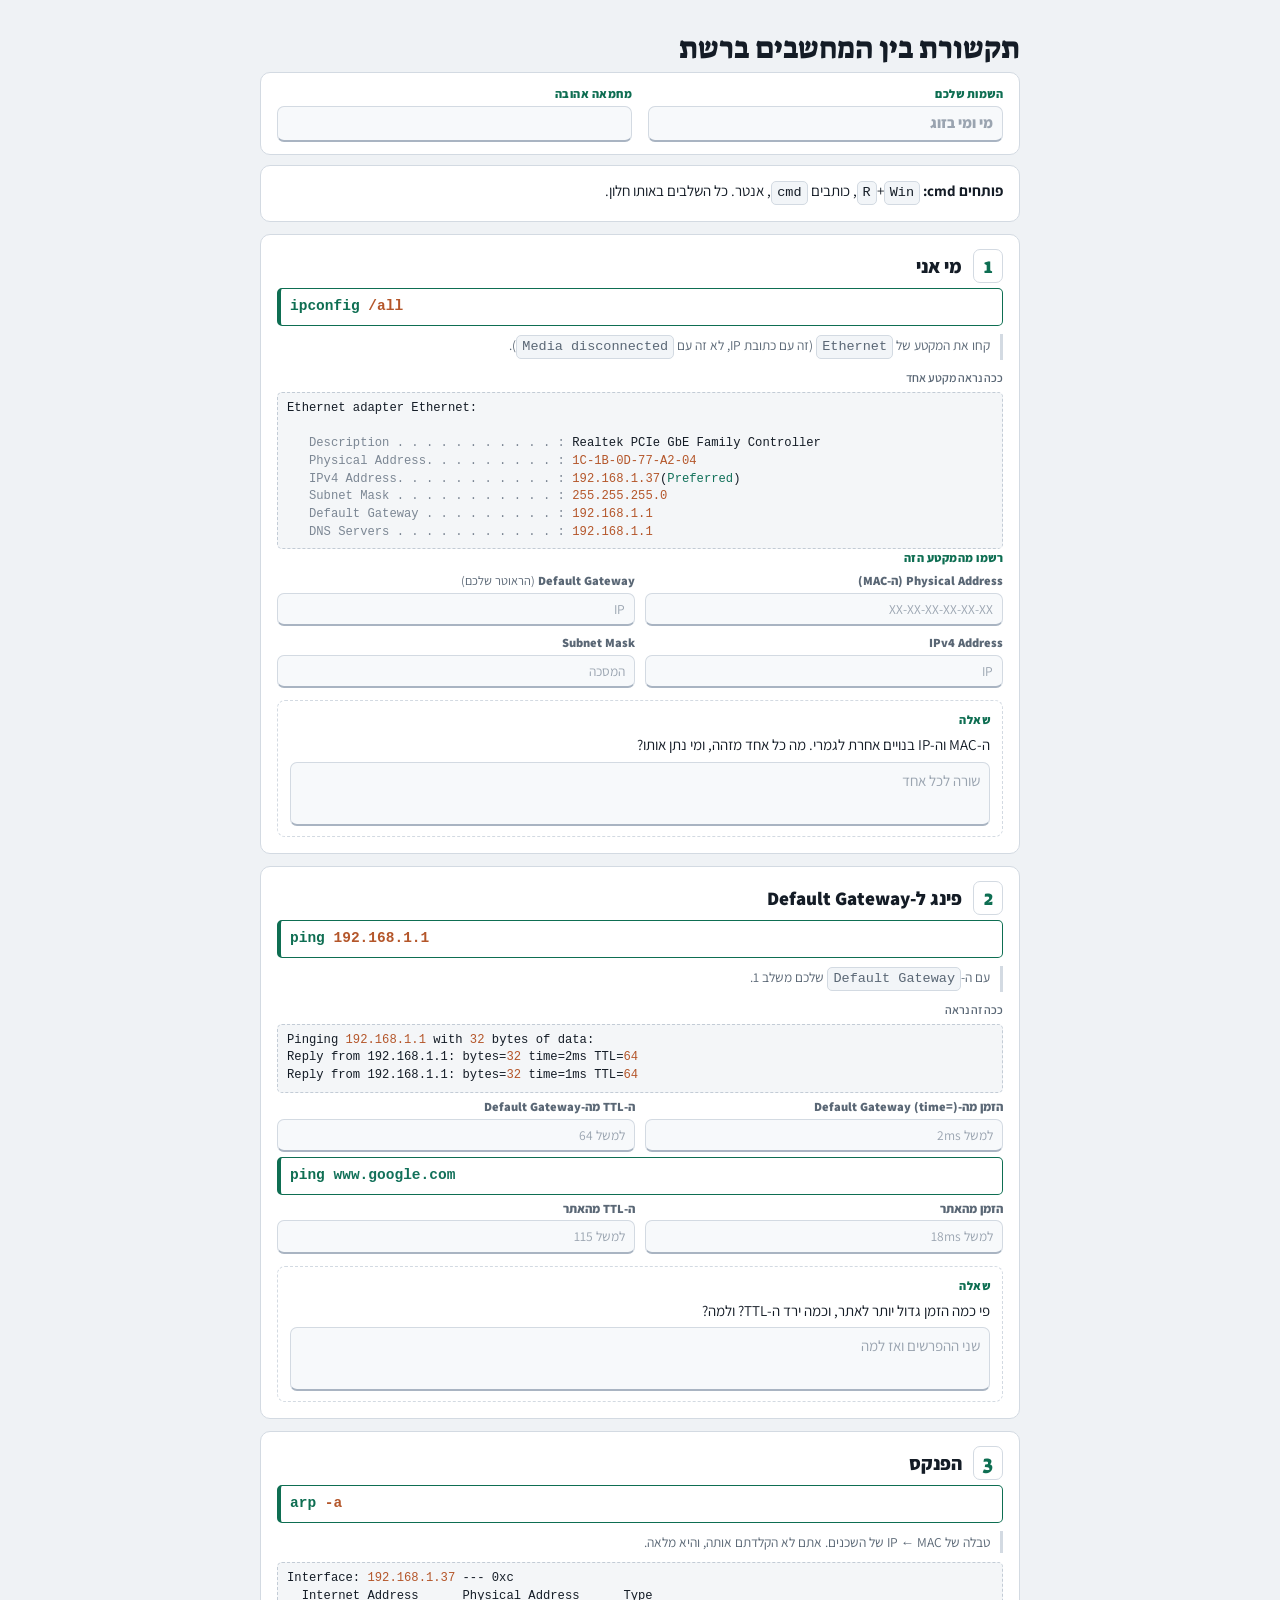
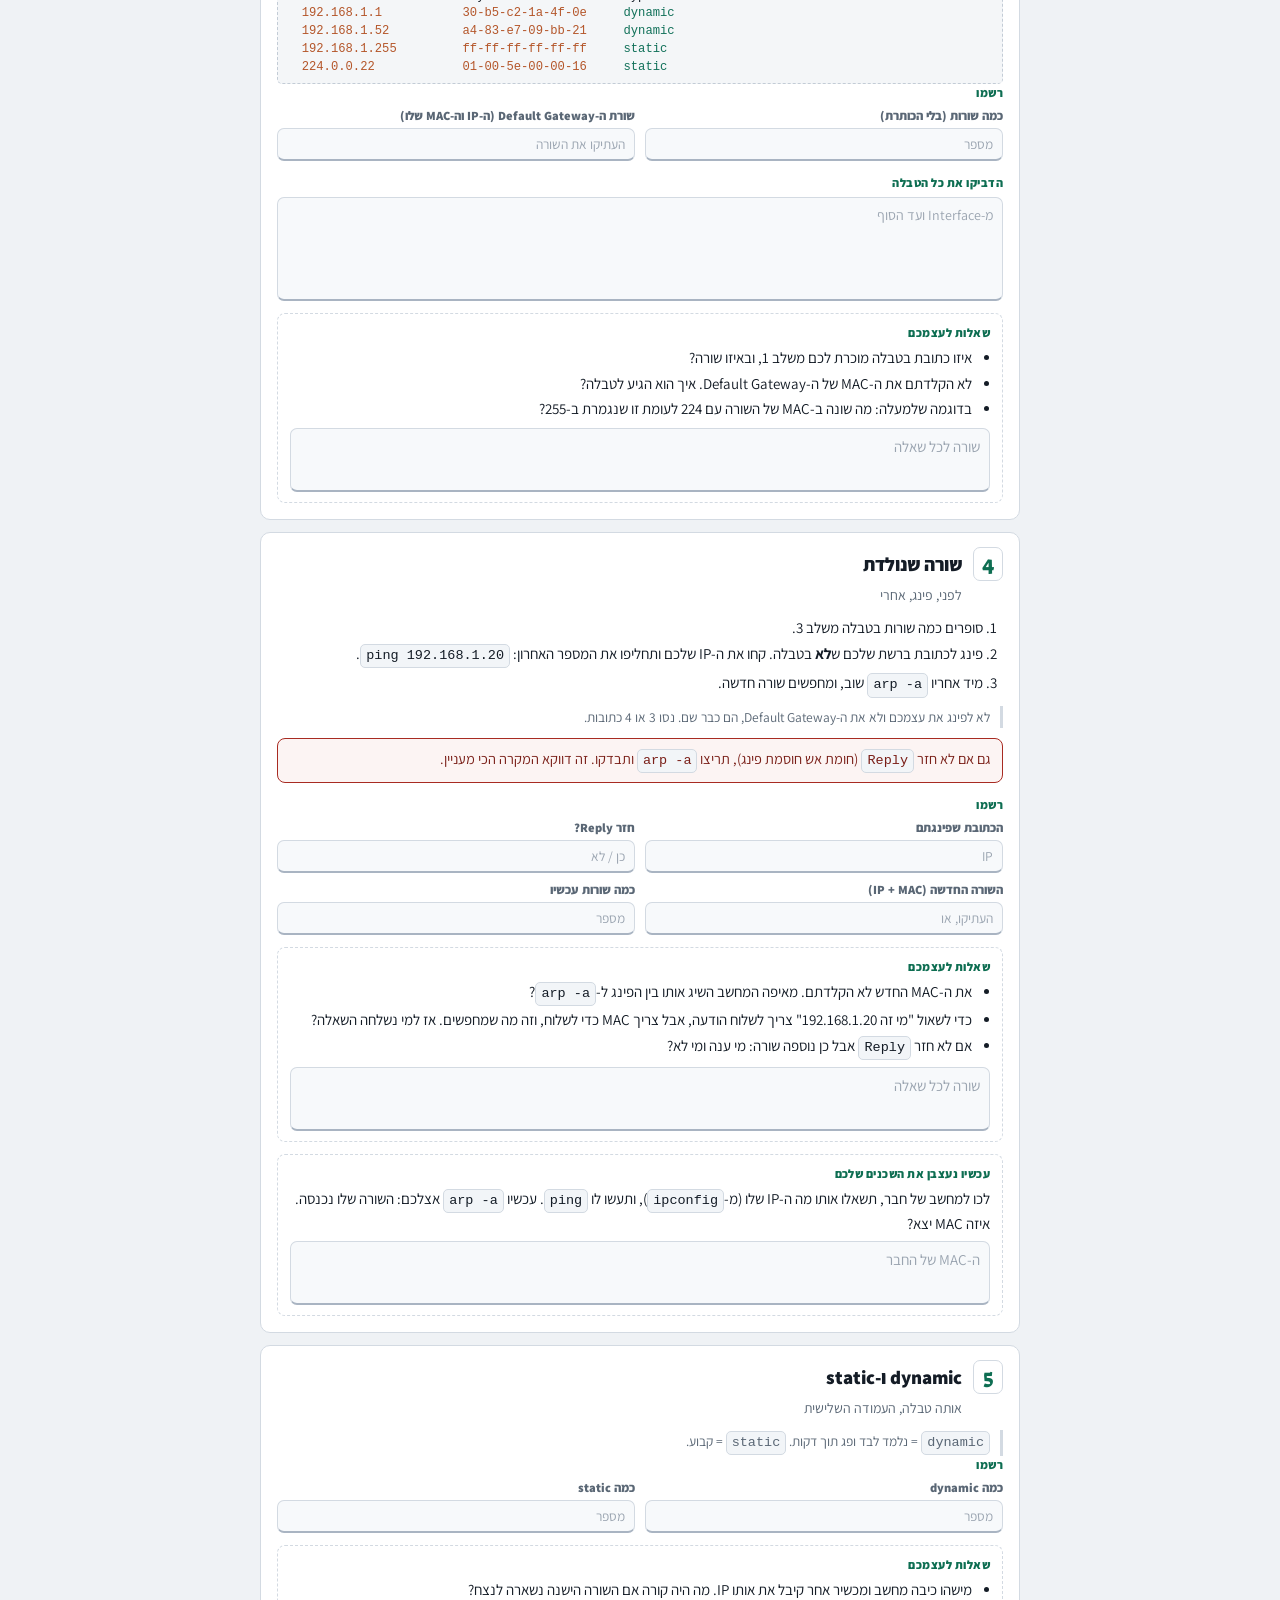
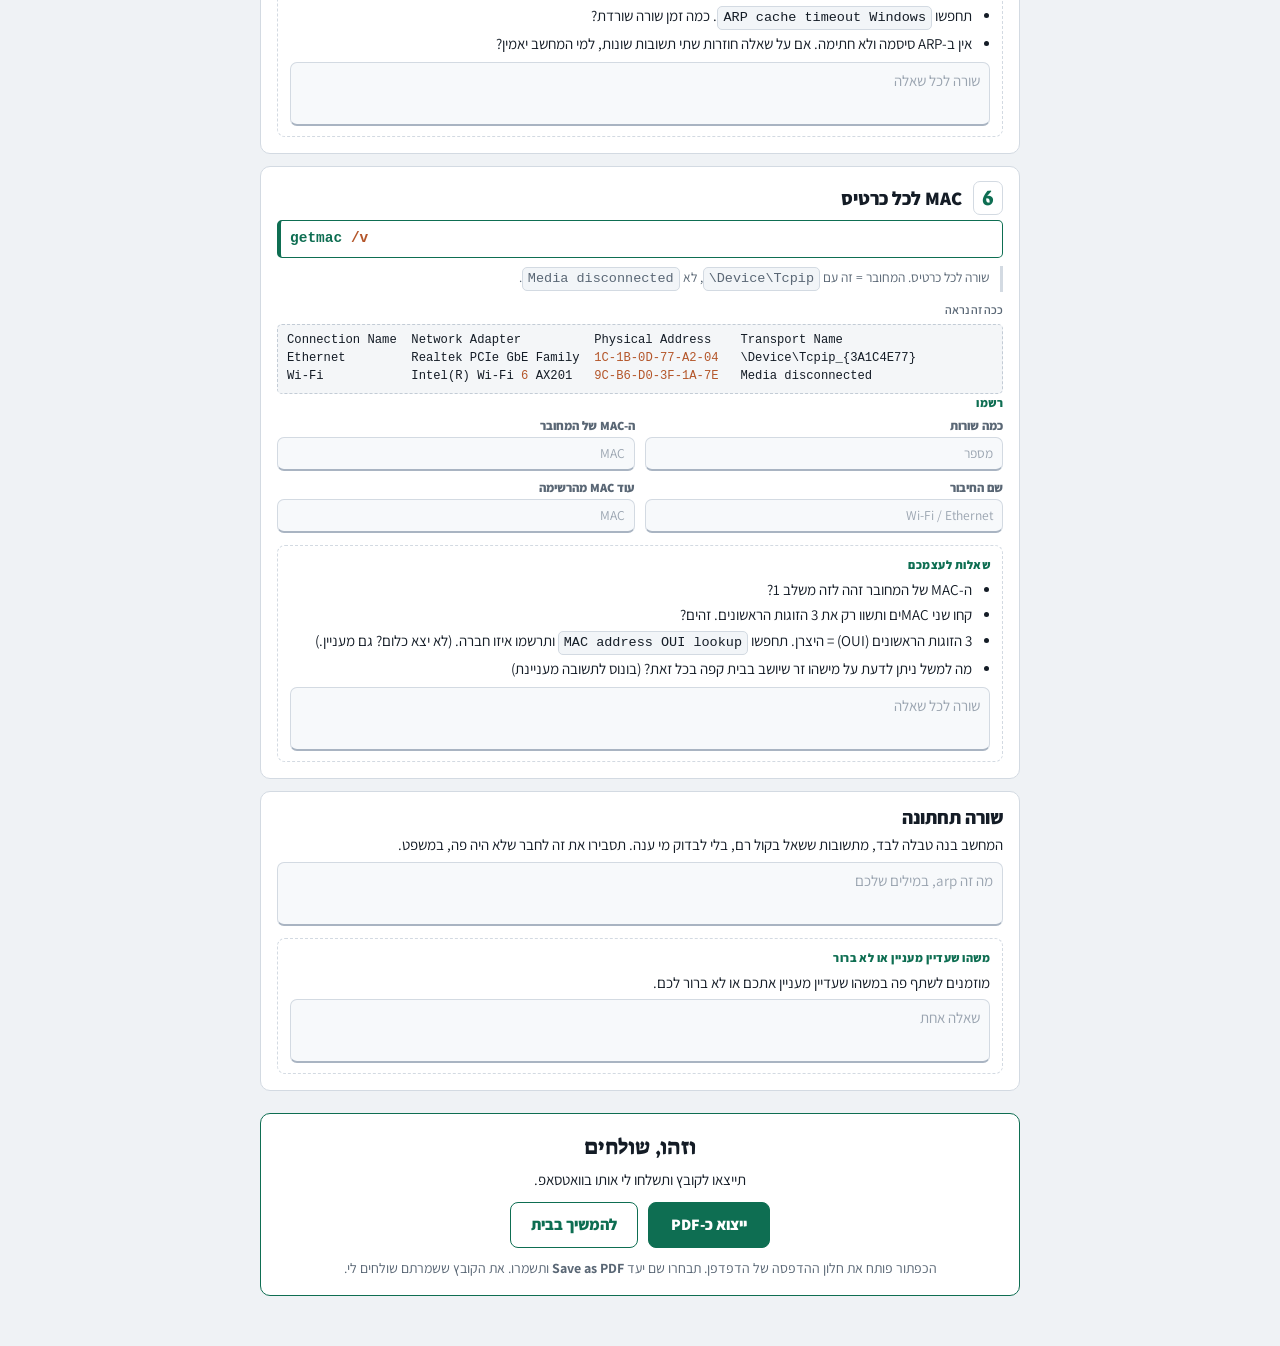
<file: lab2/recon.html>
<!DOCTYPE html>
<html lang="he" dir="rtl">
<head>
<meta charset="utf-8">
<meta name="viewport" content="width=device-width, initial-scale=1, viewport-fit=cover">
<meta name="theme-color" content="#EFF2F5">
<title>תקשורת בין המחשבים ברשת · חקירה</title>
<link rel="preconnect" href="https://fonts.googleapis.com">
<link rel="preconnect" href="https://fonts.gstatic.com" crossorigin>
<link href="https://fonts.googleapis.com/css2?family=Assistant:wght@400;600;800&family=Suez+One&display=swap" rel="stylesheet">
<style>
:root{--paper:#EFF2F5;--card:#fff;--ink:#141C26;--soft:#5A6775;--line:#D3DAE2;--signal:#0E6E52;
  --dark:#0A5540;--tint:#E8F2EE;--warn:#A82B22;
  --kw:#A626A4;--str:#12715A;--num:#B4562A;--com:#8A94A0;--fn:#0E6E52;--key:#7C8794;
  --mono:'Consolas','SF Mono','Courier New',monospace;
  --emoji:'Apple Color Emoji','Segoe UI Emoji','Noto Color Emoji','Segoe UI Symbol'}
*{box-sizing:border-box}
html{-webkit-text-size-adjust:100%}
body{margin:0;background:var(--paper);color:var(--ink);
  font-family:'Assistant',-apple-system,'Segoe UI',Arial,sans-serif;font-size:16px;line-height:1.5;
  padding:30px 16px calc(50px + env(safe-area-inset-bottom))}
.w{max-width:760px;margin:0 auto}

h1{font-family:'Suez One',Georgia,serif;font-weight:400;font-size:30px;margin:0 0 6px;line-height:1.2}
.lede{color:var(--soft);margin:0 0 16px}
h2.sec{font-family:'Suez One',Georgia,serif;font-weight:400;font-size:21px;margin:0 0 8px}

.who{background:var(--card);border:1px solid var(--line);border-radius:10px;padding:12px 16px;margin:0 0 10px;
  display:grid;grid-template-columns:1fr 1fr;gap:10px 16px;align-items:start}
@media (max-width:520px){.who{grid-template-columns:1fr}}
.who label{display:block;font-size:12px;font-weight:800;color:var(--signal);letter-spacing:.04em;margin:0 0 3px}

.card{background:var(--card);border:1px solid var(--line);border-radius:10px;
  padding:14px 16px 16px;margin:0 0 12px}
.rules{background:var(--card);border:1px solid var(--line);border-radius:10px;padding:14px 16px;margin:0 0 20px}
.rules ol{margin:0;padding-inline-start:20px}
.rules li{margin:0 0 4px}
.rules li:last-child{margin:0}
.rules b{font-weight:800}
.start ol,.start p{font-size:15px}
.start ol{margin:0 0 10px;padding-inline-start:20px}
.start li{margin:0 0 3px}
.start p{margin:0 0 8px}
.start p:last-child{margin:0}

.top{display:flex;gap:11px;align-items:baseline;margin:0 0 4px}
.num{font-family:'Suez One',Georgia,serif;font-size:21px;color:var(--signal);line-height:1;
  min-width:30px;text-align:center;border:1px solid var(--line);border-radius:7px;padding:6px 0 5px;flex:none}
.ttl{font-size:19px;font-weight:800;line-height:1.25;margin:0}
.sub{color:var(--soft);font-size:14px;margin:0 0 11px;padding-inline-start:41px}
.k{font-weight:800;color:var(--signal);font-size:12px;letter-spacing:.04em;display:block;margin:13px 0 5px}
.k.first{margin-top:0}
.do{font-size:15px}
.do p{margin:0 0 5px}
.do p:last-child{margin:0}
ol.steps{margin:0;padding-inline-start:20px;font-size:15px}
ol.steps li{margin:0 0 4px}
ul.steps{margin:0;padding-inline-start:18px;font-size:15px}
ul.steps li{margin:0 0 4px}

code{font-family:var(--mono);font-size:13.5px;
  background:#F2F5F8;border:1px solid var(--line);border-radius:5px;padding:1px 5px;
  direction:ltr;unicode-bidi:isolate;display:inline-block;white-space:pre-wrap;
  max-width:100%;overflow-wrap:anywhere}
code.blk{display:block;padding:7px 9px;margin:5px 0 0;text-align:left;overflow-x:auto;white-space:pre-wrap;word-break:break-word}
code.cmd{background:#fff;border-color:var(--signal);border-inline-start-width:4px;font-weight:700;font-size:14.5px}
code.out{background:#F4F6F8;border-style:dashed;border-color:#C3CCD6;color:var(--ink);
  font-size:12.2px;line-height:1.45;white-space:pre;overflow-x:auto;word-break:normal}
@media (max-width:560px){code.out{font-size:10.5px;line-height:1.4}}
.sample{margin:9px 0 0}
.sample .cap{font-size:12px;color:var(--soft);font-weight:600;margin:0 0 3px}
.tok-kw{color:var(--kw)}
.tok-str{color:var(--str)}
.tok-num{color:var(--num)}
.tok-com{color:var(--com);font-style:italic}
.tok-fn{color:var(--fn)}
.tok-k{color:var(--key)}

.vals{display:grid;grid-template-columns:1fr 1fr;gap:8px 10px;margin:5px 0 0}
@media (max-width:540px){.vals{grid-template-columns:1fr}}
.vals.one{grid-template-columns:1fr}
.v{min-width:0}
.v label{display:block;font-size:12.5px;font-weight:800;color:var(--soft);margin:0 0 2px}

.fill{min-height:64px;background:#F7F9FB;border:1px solid var(--line);border-bottom:2px solid #A9B4C2;
  border-radius:7px;padding:7px 9px;font-size:15px;line-height:1.5;outline:none;
  white-space:pre-wrap;overflow-wrap:anywhere}
.fill:focus{border-color:var(--signal);border-bottom-color:var(--signal);background:#fff}
.fill:empty::before{content:attr(data-ph);color:#9AA4B0;pointer-events:none}
.fill:focus:empty::before{content:""}
.who .fill{min-height:0;padding:5px 9px;font-weight:800;white-space:pre-wrap;overflow-wrap:anywhere}
.fill.val{min-height:0;padding:5px 9px;direction:ltr;text-align:left;font-family:var(--mono);
  font-size:14px;font-weight:700;white-space:pre-wrap;overflow-wrap:anywhere}
.fill.val:empty::before{direction:rtl;display:block;text-align:right;font-family:'Assistant',sans-serif;font-weight:400;font-size:13.5px}
.fill.out{direction:ltr;text-align:left;font-family:var(--mono);font-size:12.5px;line-height:1.45;
  white-space:pre-wrap;overflow-wrap:normal;overflow-x:auto;min-height:104px;tab-size:4}
.fill.out:empty::before{direction:rtl;display:block;text-align:right;font-family:'Assistant',sans-serif;font-size:14px}
.fill.code{direction:ltr;text-align:left;font-family:var(--mono);font-size:13px;line-height:1.45;
  white-space:pre-wrap;overflow-wrap:normal;overflow-x:auto;min-height:96px;tab-size:4}
.fill.code:empty::before{direction:rtl;display:block;text-align:right;font-family:'Assistant',sans-serif;font-size:14px}

.ask{border:1px dashed var(--line);border-radius:8px;padding:10px 12px;margin:12px 0 0;font-size:15px}
.ask .q{font-weight:800;color:var(--signal);font-size:12px;letter-spacing:.04em;display:block;margin:0 0 5px}
.ask ul{margin:0 0 7px;padding-inline-start:18px}
.ask li{margin:0 0 3px}
.ask li.hasHints{margin:0 0 11px}
.ask li.hasHints:last-child{margin:0 0 4px}
.ask .fill{margin:0}
.qt{margin:0 0 5px}

.hints{margin:0}
.hints details{border:1px solid var(--line);border-radius:7px;margin:0 0 4px;background:#FAFBFC}
.hints details:last-child{margin:0}
.hints details[open]{background:#fff}
.hints summary{cursor:pointer;padding:5px 10px;font-weight:800;font-size:13.5px;list-style:none;color:var(--soft)}
.hints summary::-webkit-details-marker{display:none}
.hints summary::before{content:"+ ";color:var(--signal);font-weight:800}
.hints details[open] summary{border-bottom:1px solid var(--line)}
.hints details[open] summary::before{content:"\2212 "}
.hints details.ans summary{color:var(--str)}
.hints details.ans summary::before,.hints details.ans[open] summary::before{content:"\25B8 ";color:var(--str)}
.hints .body{padding:8px 10px 10px;font-size:14.5px;line-height:1.5}
.hints .body p{margin:0 0 6px}
.hints .body p:last-child{margin:0}
.deal{border:1px solid var(--signal);border-radius:8px;padding:9px 12px;margin:0 0 12px;
  font-size:14.5px;background:#F2F8F6}
.deal b{font-weight:800}
.note{border-inline-start:3px solid var(--line);padding:1px 10px;margin:8px 0 0;font-size:13.5px;color:var(--soft)}
.note b{font-weight:800;color:var(--ink)}
.start .tag,p.tag{font-size:13px;color:var(--soft);margin:6px 0 0}

.warn{border:1px solid var(--warn);border-radius:8px;padding:9px 12px;margin:10px 0 0;font-size:14.5px;
  background:#FCF4F3;color:#7A1F18}
.warn b{font-weight:800}

details{border:1px solid var(--line);border-radius:8px;padding:0;margin:0 0 7px;background:#FAFBFC}
details[open]{background:#fff}
summary{cursor:pointer;padding:9px 12px;font-weight:800;font-size:14.5px;list-style:none}
summary::-webkit-details-marker{display:none}
summary::before{content:"+ ";color:var(--signal);font-weight:800}
details[open] summary::before{content:"\2212 "}
details[open] summary{border-bottom:1px solid var(--line)}
.body{padding:10px 12px 12px;font-size:15px}
.body p{margin:0 0 6px}
.body p:last-child{margin:0}

.tools{display:flex;flex-wrap:wrap;gap:10px;justify-content:center;margin:0}
.btn2{font:inherit;font-weight:800;font-size:16px;color:var(--signal);background:#fff;
  border:1px solid var(--signal);border-radius:8px;padding:10px 20px;cursor:pointer}
.btn2:hover{background:#E8F2EE}
.btn2:focus-visible{outline:2px solid var(--ink);outline-offset:2px}
.qrdlg{border:1px solid var(--line);border-radius:12px;padding:18px 18px 20px;background:var(--card);color:var(--ink);
  width:296px;max-width:calc(100vw - 32px);text-align:center;margin:auto;box-sizing:border-box}
.nostore{background:#A82B22;color:#fff;padding:11px 15px;font-size:15px;font-weight:600;line-height:1.4;text-align:center}
.qrdlg::backdrop{background:rgba(20,28,38,.58)}
.qrdlg h3{font-family:'Suez One',Georgia,serif;font-weight:400;font-size:19px;margin:0 0 12px}
.qrdlg canvas{display:block;margin:0 auto;width:216px;height:216px;max-width:100%;image-rendering:pixelated}
.qrdlg canvas[hidden]{display:none}
.qrdlg .qrlink{display:block;direction:ltr;word-break:break-all;font-size:12px;line-height:1.35;margin:9px 0 0;color:var(--signal);text-align:center}
.qrdlg p{font-size:14.5px;color:var(--soft);margin:11px 0 0;line-height:1.45}
.qrdlg .x{position:absolute;inset-inline-start:8px;top:5px;border:0;background:none;
  font-size:24px;line-height:1;color:var(--soft);cursor:pointer;padding:2px 9px;font-family:inherit}
.qrdlg .x:hover{color:var(--ink)}
.files{display:flex;flex-wrap:wrap;gap:8px;justify-content:center;margin:12px 0 0}
.files[hidden]{display:none}
.files .lk{font:inherit;font-weight:800;font-size:14px;color:var(--signal);background:#fff;
  border:1px solid var(--signal);border-radius:8px;padding:7px 13px;cursor:pointer}
.files .lk:hover{background:#E8F2EE}
#toast{position:fixed;inset-inline-start:14px;bottom:52px;background:var(--signal);color:#fff;
  border-radius:20px;padding:6px 15px;font-size:14px;font-weight:800;opacity:0;transition:opacity .25s;pointer-events:none;z-index:10}
#toast.on{opacity:1}

.send{background:var(--card);border:1px solid var(--signal);border-radius:10px;padding:16px 18px;margin:22px 0 0;text-align:center}
.send h2{font-family:'Suez One',Georgia,serif;font-weight:400;font-size:22px;margin:0 0 6px}
.send p{margin:0 0 10px;font-size:15px}
.send .btn{font:inherit;font-weight:800;font-size:16px;color:#fff;background:var(--signal);
  border:1px solid var(--signal);border-radius:8px;padding:10px 22px;cursor:pointer}
.send .btn:hover{background:var(--dark)}
.send .btn:focus-visible{outline:2px solid var(--ink);outline-offset:2px}
.send .how{color:var(--soft);font-size:14px;margin:10px 0 0}
#saved{position:fixed;inset-inline-start:14px;bottom:14px;background:var(--card);border:1px solid var(--line);
  border-radius:20px;padding:4px 13px;font-size:13px;color:var(--soft);opacity:0;transition:opacity .25s;pointer-events:none}
#saved.on{opacity:1}

@media print{
  @page{size:A4;margin:11mm 12mm}
  html,body{background:#fff}
  body{padding:0;font-size:10.8pt;line-height:1.36;
    -webkit-print-color-adjust:exact;print-color-adjust:exact}
  .w{max-width:none}
  .noprint,.start,.sample,#saved,#toast,.nostore,.qrdlg,details,.hints,.deal{display:none !important}
  h1{font-size:20pt;margin-bottom:3px}
  .lede{margin-bottom:8px;font-size:10pt}
  .who{padding:7px 12px;margin-bottom:8px;border-color:#141C26;border-width:1.5px;gap:5px 16px;break-inside:avoid}
  .who label{font-size:8.6pt;margin-bottom:1px}
  .rules{padding:7px 10px;margin-bottom:10px;font-size:9.4pt;border-color:#B9C2CC;break-inside:avoid}
  .card{break-inside:avoid;page-break-inside:avoid;margin-bottom:6px;padding:7px 10px 9px;border-color:#B9C2CC}
  .top{margin-bottom:3px}
  .num{font-size:16pt;padding:3px 0 2px;min-width:26px}
  .ttl{font-size:12.5pt}
  .sub{font-size:9.2pt;margin-bottom:6px}
  .k{font-size:9pt;margin:9px 0 3px}
  .do,ol.steps,ul.steps{font-size:9.7pt}
  code{font-size:9.3pt;background:#fff;border-color:#C7CFD9}
  code.cmd{font-size:9.8pt}
  .warn{font-size:9.3pt;padding:5px 9px;background:#fff}
  .ask{font-size:9.5pt;padding:6px 9px;margin-top:8px;break-inside:avoid}
  .ask .q{font-size:9pt;margin-bottom:3px}
  .v label{font-size:8.8pt}
  .vals{gap:5px 9px}
  .fill{background:#fff;border:1px solid #8E9AA8;border-bottom-width:1px;min-height:40px;
    font-size:9.7pt;padding:5px 7px;break-inside:avoid;page-break-inside:avoid}
  .fill.val{min-height:0;font-size:9.7pt;white-space:pre-wrap}
  .fill.out{font-size:8.6pt;min-height:56px;line-height:1.32}
  .fill.code{font-size:8.8pt;min-height:56px}
  .fill:empty::before{content:""}
  .send{break-inside:avoid;page-break-inside:avoid;margin-top:10px;padding:8px 11px}
  .send h2{font-size:13pt}
  .send p{font-size:9.7pt;margin-bottom:0}
  .send .tools,.send .how{display:none}
}
</style>
</head>
<body>
<div class="w">

  <h1>תקשורת בין המחשבים ברשת</h1>

  <div class="who">
    <div><label>השמות שלכם</label><div class="fill" id="f_names" contenteditable="true" data-ph="מי ומי בזוג"></div></div>
    <div><label>מחמאה אהובה</label><div class="fill" id="f_praise" contenteditable="true"></div></div>
  </div>
  <div class="card start">
    <p><b>פותחים cmd:</b> <code>Win</code>&rlm;+<code>R</code>&rlm;, כותבים <code>cmd</code>&rlm;, אנטר. כל השלבים באותו חלון.</p>
  </div>
  <div class="card">
    <div class="top"><div class="num">1</div><h2 class="ttl">מי אני</h2></div>
    <code class="blk cmd">ipconfig /all</code>
    <div class="note">קחו את המקטע של <code>Ethernet</code>&rlm; (זה עם כתובת IP, לא זה עם <code>Media disconnected</code>&rlm;).</div>
    <div class="sample noprint"><div class="cap">ככה נראה מקטע אחד</div>
      <code class="blk out">Ethernet adapter Ethernet:

   Description . . . . . . . . . . . : Realtek PCIe GbE Family Controller
   Physical Address. . . . . . . . . : 1C-1B-0D-77-A2-04
   IPv4 Address. . . . . . . . . . . : 192.168.1.37(Preferred)
   Subnet Mask . . . . . . . . . . . : 255.255.255.0
   Default Gateway . . . . . . . . . : 192.168.1.1
   DNS Servers . . . . . . . . . . . : 192.168.1.1</code></div>
    <span class="k first">רשמו מהמקטע הזה</span>
    <div class="vals">
      <div class="v"><label>Physical Address (ה-MAC)</label><div class="fill val" id="r1a" contenteditable="true" data-ph="XX-XX-XX-XX-XX-XX"></div></div>
      <div class="v"><label>Default Gateway <span style="font-weight:400;color:#5A6775">(הראוטר שלכם)</span></label><div class="fill val" id="r1b" contenteditable="true" data-ph="IP"></div></div>
      <div class="v"><label>IPv4 Address</label><div class="fill val" id="r1c" contenteditable="true" data-ph="IP"></div></div>
      <div class="v"><label>Subnet Mask</label><div class="fill val" id="r1d" contenteditable="true" data-ph="המסכה"></div></div>
    </div>
    <div class="ask"><span class="q">שאלה</span>
      <div class="qt">ה-MAC וה-IP בנויים אחרת לגמרי. מה כל אחד מזהה, ומי נתן אותו?</div>
      <div class="fill" id="r1q" contenteditable="true" data-ph="שורה לכל אחד"></div>
    </div>
  </div>
  <div class="card">
    <div class="top"><div class="num">2</div><h2 class="ttl">פינג ל-Default Gateway</h2></div>
    <code class="blk cmd">ping 192.168.1.1</code>
    <div class="note">עם ה-<code>Default Gateway</code>&rlm; שלכם משלב 1.</div>
    <div class="sample noprint"><div class="cap">ככה זה נראה</div>
      <code class="blk out">Pinging 192.168.1.1 with 32 bytes of data:
Reply from 192.168.1.1: bytes=32 time=2ms TTL=64
Reply from 192.168.1.1: bytes=32 time=1ms TTL=64</code></div>
    <div class="vals">
      <div class="v"><label>הזמן מה-Default Gateway (time=)</label><div class="fill val" id="r2a" contenteditable="true" data-ph="למשל 2ms"></div></div>
      <div class="v"><label>ה-TTL מה-Default Gateway</label><div class="fill val" id="r2b" contenteditable="true" data-ph="למשל 64"></div></div>
    </div>
    <code class="blk cmd">ping www.google.com</code>
    <div class="vals">
      <div class="v"><label>הזמן מהאתר</label><div class="fill val" id="r2c" contenteditable="true" data-ph="למשל 18ms"></div></div>
      <div class="v"><label>ה-TTL מהאתר</label><div class="fill val" id="r2d" contenteditable="true" data-ph="למשל 115"></div></div>
    </div>
    <div class="ask"><span class="q">שאלה</span>
      <div class="qt">פי כמה הזמן גדול יותר לאתר, וכמה ירד ה-TTL? ולמה?</div>
      <div class="fill" id="r2q" contenteditable="true" data-ph="שני ההפרשים ואז למה"></div>
    </div>
  </div>
  <div class="card">
    <div class="top"><div class="num">3</div><h2 class="ttl">הפנקס</h2></div>
    <code class="blk cmd">arp -a</code>
    <div class="note">טבלה של IP ← MAC של השכנים. אתם לא הקלדתם אותה, והיא מלאה.</div>
    <div class="sample noprint"><code class="blk out">Interface: 192.168.1.37 --- 0xc
  Internet Address      Physical Address      Type
  192.168.1.1           30-b5-c2-1a-4f-0e     dynamic
  192.168.1.52          a4-83-e7-09-bb-21     dynamic
  192.168.1.255         ff-ff-ff-ff-ff-ff     static
  224.0.0.22            01-00-5e-00-00-16     static</code></div>
    <span class="k first">רשמו</span>
    <div class="vals">
      <div class="v"><label>כמה שורות (בלי הכותרת)</label><div class="fill val" id="r3a" contenteditable="true" data-ph="מספר"></div></div>
      <div class="v"><label>שורת ה-Default Gateway (ה-IP וה-MAC שלו)</label><div class="fill val" id="r3b" contenteditable="true" data-ph="העתיקו את השורה"></div></div>
    </div>
    <span class="k">הדביקו את כל הטבלה</span>
    <div class="fill out" id="r3out" contenteditable="true" data-ph="מ-Interface ועד הסוף"></div>
    <div class="ask"><span class="q">שאלות לעצמכם</span>
      <ul>
        <li>איזו כתובת בטבלה מוכרת לכם משלב 1, ובאיזו שורה?</li>
        <li>לא הקלדתם את ה-MAC של ה-Default Gateway. איך הוא הגיע לטבלה?</li>
        <li>בדוגמה שלמעלה: מה שונה ב-MAC של השורה עם 224 לעומת זו שנגמרת ב-255?</li>
      </ul>
      <div class="fill" id="r3q" contenteditable="true" data-ph="שורה לכל שאלה"></div>
    </div>
  </div>
  <div class="card">
    <div class="top"><div class="num">4</div><h2 class="ttl">שורה שנולדת</h2></div>
    <p class="sub">לפני, פינג, אחרי</p>
    <ol class="steps">
      <li>סופרים כמה שורות בטבלה משלב 3.</li>
      <li>פינג לכתובת ברשת שלכם ש<b>לא</b> בטבלה. קחו את ה-IP שלכם ותחליפו את המספר האחרון: <code>ping 192.168.1.20</code>&rlm;.</li>
      <li>מיד אחריו <code>arp -a</code>&rlm; שוב, ומחפשים שורה חדשה.</li>
    </ol>
    <div class="note">לא לפינג את עצמכם ולא את ה-Default Gateway, הם כבר שם. נסו 3 או 4 כתובות.</div>
    <div class="warn">גם אם לא חזר <code>Reply</code>&rlm; (חומת אש חוסמת פינג), תריצו <code>arp -a</code>&rlm; ותבדקו. זה דווקא המקרה הכי מעניין.</div>
    <span class="k">רשמו</span>
    <div class="vals">
      <div class="v"><label>הכתובת שפינגתם</label><div class="fill val" id="r4a" contenteditable="true" data-ph="IP"></div></div>
      <div class="v"><label>חזר Reply?</label><div class="fill val" id="r4b" contenteditable="true" data-ph="כן / לא"></div></div>
      <div class="v"><label>השורה החדשה (IP + MAC)</label><div class="fill val" id="r4c" contenteditable="true" data-ph="העתיקו, או "אין""></div></div>
      <div class="v"><label>כמה שורות עכשיו</label><div class="fill val" id="r4d" contenteditable="true" data-ph="מספר"></div></div>
    </div>
    <div class="ask"><span class="q">שאלות לעצמכם</span>
      <ul>
        <li>את ה-MAC החדש לא הקלדתם. מאיפה המחשב השיג אותו בין הפינג ל-<code>arp -a</code>&rlm;?</li>
        <li>כדי לשאול "מי זה 192.168.1.20" צריך לשלוח הודעה, אבל צריך MAC כדי לשלוח, וזה מה שמחפשים. אז למי נשלחה השאלה?</li>
        <li>אם לא חזר <code>Reply</code>&rlm; אבל כן נוספה שורה: מי ענה ומי לא?</li>
      </ul>
      <div class="fill" id="r4q" contenteditable="true" data-ph="שורה לכל שאלה"></div>
    </div>
    <div class="ask"><span class="q">עכשיו נעצבן את השכנים שלכם</span>
      <div class="qt">לכו למחשב של חבר, תשאלו אותו מה ה-IP שלו (מ-<code>ipconfig</code>&rlm;), ותעשו לו <code>ping</code>&rlm;. עכשיו <code>arp -a</code>&rlm; אצלכם: השורה שלו נכנסה. איזה MAC יצא?</div>
      <div class="fill" id="r4x" contenteditable="true" data-ph="ה-MAC של החבר"></div>
    </div>
  </div>
  <div class="card">
    <div class="top"><div class="num">5</div><h2 class="ttl">dynamic ו-static</h2></div>
    <p class="sub">אותה טבלה, העמודה השלישית</p>
    <div class="note"><code>dynamic</code>&rlm; = נלמד לבד ופג תוך דקות. <code>static</code>&rlm; = קבוע.</div>
    <span class="k first">רשמו</span>
    <div class="vals">
      <div class="v"><label>כמה dynamic</label><div class="fill val" id="r5a" contenteditable="true" data-ph="מספר"></div></div>
      <div class="v"><label>כמה static</label><div class="fill val" id="r5b" contenteditable="true" data-ph="מספר"></div></div>
    </div>
    <div class="ask"><span class="q">שאלות לעצמכם</span>
      <ul>
        <li>מישהו כיבה מחשב ומכשיר אחר קיבל את אותו IP. מה היה קורה אם השורה הישנה נשארה לנצח?</li>
        <li>תחפשו <code>ARP cache timeout Windows</code>&rlm;. כמה זמן שורה שורדת?</li>
        <li>אין ב-ARP סיסמה ולא חתימה. אם על שאלה חוזרות שתי תשובות שונות, למי המחשב יאמין?</li>
      </ul>
      <div class="fill" id="r5q" contenteditable="true" data-ph="שורה לכל שאלה"></div>
    </div>
  </div>
  <div class="card">
    <div class="top"><div class="num">6</div><h2 class="ttl">MAC לכל כרטיס</h2></div>
    <code class="blk cmd">getmac /v</code>
    <div class="note">שורה לכל כרטיס. המחובר = זה עם <code>\Device\Tcpip</code>&rlm;, לא <code>Media disconnected</code>&rlm;.</div>
    <div class="sample noprint"><div class="cap">ככה זה נראה</div>
      <code class="blk out">Connection Name  Network Adapter          Physical Address    Transport Name
Ethernet         Realtek PCIe GbE Family  1C-1B-0D-77-A2-04   \Device\Tcpip_{3A1C4E77}
Wi-Fi            Intel(R) Wi-Fi 6 AX201   9C-B6-D0-3F-1A-7E   Media disconnected</code></div>
    <span class="k first">רשמו</span>
    <div class="vals">
      <div class="v"><label>כמה שורות</label><div class="fill val" id="r6a" contenteditable="true" data-ph="מספר"></div></div>
      <div class="v"><label>ה-MAC של המחובר</label><div class="fill val" id="r6b" contenteditable="true" data-ph="MAC"></div></div>
      <div class="v"><label>שם החיבור</label><div class="fill val" id="r6c" contenteditable="true" data-ph="Wi-Fi / Ethernet"></div></div>
      <div class="v"><label>עוד MAC מהרשימה</label><div class="fill val" id="r6d" contenteditable="true" data-ph="MAC"></div></div>
    </div>
    <div class="ask"><span class="q">שאלות לעצמכם</span>
      <ul>
        <li>ה-MAC של המחובר זהה לזה משלב 1?</li>
        <li>קחו שני MACים ותשוו רק את 3 הזוגות הראשונים. זהים?</li>
        <li>3 הזוגות הראשונים (OUI) = היצרן. תחפשו <code>MAC address OUI lookup</code>&rlm; ותרשמו איזו חברה. (לא יצא כלום? גם מעניין.)</li>
        <li>מה למשל ניתן לדעת על מישהו זר שיושב בבית קפה בכל זאת? (בונוס לתשובה מעניינת)</li>
      </ul>
      <div class="fill" id="r6q" contenteditable="true" data-ph="שורה לכל שאלה"></div>
    </div>
  </div>
  <div class="card">
    <div class="top"><h2 class="ttl">שורה תחתונה</h2></div>
    <div class="qt" style="font-size:15px">המחשב בנה טבלה לבד, מתשובות ששאל בקול רם, בלי לבדוק מי ענה. תסבירו את זה לחבר שלא היה פה, במשפט.</div>
    <div class="fill" id="r7" contenteditable="true" data-ph="מה זה arp, במילים שלכם"></div>
    <div class="ask"><span class="q">משהו שעדיין מעניין או לא ברור</span>
      <div class="qt">מוזמנים לשתף פה במשהו שעדיין מעניין אתכם או לא ברור לכם.</div>
      <div class="fill" id="r8" contenteditable="true" data-ph="שאלה אחת"></div>
    </div>
  </div>
  <div class="send">
    <h2>וזהו, שולחים</h2>
    <p>תייצאו לקובץ ותשלחו לי אותו בוואטסאפ.</p>
    <div class="tools">
      <button class="btn" id="pdf">ייצוא כ-PDF</button>
      <button class="btn2" id="qrbtn">להמשיך בבית</button>
    </div>
    <p class="how">הכפתור פותח את חלון ההדפסה של הדפדפן. תבחרו שם יעד <b>Save as PDF</b> ותשמרו. את הקובץ ששמרתם שולחים לי.</p>
    <dialog class="qrdlg noprint" id="qrdlg">
      <button class="x" id="qrclose" aria-label="סגירה">&times;</button>
      <h3>להמשיך בבית</h3>
      <canvas id="qrcv" hidden></canvas>
      <p id="qrmsg"></p>
      <a id="qrlink" class="qrlink" hidden target="_blank" rel="noopener"></a>
      <div class="files" id="qrfiles" hidden>
        <button class="lk" id="qrsave">הורדת קובץ התקדמות</button>
        <button class="lk" id="qrload">טעינת קובץ</button>
        <input type="file" id="qrfile" accept=".json,application/json" hidden>
      </div>
    </dialog>
  </div>

</div>
<div id="saved">נשמר</div>
<div id="toast"></div>

<script>
(function(){
  function esc(s){ return s.replace(/&/g,'&amp;').replace(/</g,'&lt;').replace(/>/g,'&gt;'); }
  var IPRE = /^\d{1,3}(?:\.\d{1,3}){3}$/;
  var MACRE = /^(?:[0-9A-Fa-f]{2}[-:]){5}[0-9A-Fa-f]{2}$/;
  var OUTKW = /^(dynamic|static|Yes|No|Enabled|Disabled|Preferred|Hybrid)$/;

  function hlCmd(src){
    var parts = src.split(/(\s+)/), out = '', seen = false;
    for(var i = 0; i < parts.length; i++){
      var p = parts[i];
      if(!p) continue;
      if(/^\s+$/.test(p)){ out += esc(p); continue; }
      if(!seen){ out += '<span class="tok-fn">' + esc(p) + '</span>'; seen = true; continue; }
      if(p.charAt(0) === '/' || p.charAt(0) === '-') out += '<span class="tok-num">' + esc(p) + '</span>';
      else if(IPRE.test(p) || MACRE.test(p)) out += '<span class="tok-num">' + esc(p) + '</span>';
      else out += '<span class="tok-str">' + esc(p) + '</span>';
    }
    return out;
  }

  function hlVals(s){
    var parts = s.split(/([A-Za-z0-9.:\-]+)/), out = '';
    for(var i = 0; i < parts.length; i++){
      var p = parts[i];
      if(!p) continue;
      if(IPRE.test(p) || MACRE.test(p)) out += '<span class="tok-num">' + esc(p) + '</span>';
      else if(OUTKW.test(p)) out += '<span class="tok-str">' + esc(p) + '</span>';
      else if(/^\d+$/.test(p)) out += '<span class="tok-num">' + esc(p) + '</span>';
      else out += esc(p);
    }
    return out;
  }

  function hlOut(src){
    var lines = src.split('\n'), out = [];
    for(var i = 0; i < lines.length; i++){
      var ln = lines[i];
      var m = ln.match(/^(\s*)([A-Za-z][A-Za-z0-9 ()\-]*?)((?:\s*\.)+\s*:|\s*:)(.*)$/);
      if(m && m[3].indexOf('.') >= 0){
        out.push(esc(m[1]) + '<span class="tok-k">' + esc(m[2]) + esc(m[3]) + '</span>' + hlVals(m[4]));
      } else {
        out.push(hlVals(ln));
      }
    }
    return out.join('\n');
  }

  var cs = document.querySelectorAll('code.cmd');
  for(var i = 0; i < cs.length; i++) cs[i].innerHTML = hlCmd(cs[i].textContent);
  var os = document.querySelectorAll('code.out');
  for(var i = 0; i < os.length; i++) os[i].innerHTML = hlOut(os[i].textContent);
  var KEY = 'recon.v1';
  var fields = document.querySelectorAll('.fill');
  var saved = document.getElementById('saved');
  var store = {};
  try{ store = JSON.parse(localStorage.getItem(KEY) || '{}'); }catch(e){ store = {}; }
  for(var j = 0; j < fields.length; j++){
    if(store[fields[j].id]) fields[j].textContent = store[fields[j].id];
  }
  function nodeText(n){
    if(n.nodeType === 3) return n.nodeValue;
    if(n.nodeName === 'BR') return '\n';
    var s = '', kids = n.childNodes;
    for(var i = 0; i < kids.length; i++){
      if(kids[i].nodeName === 'BR' && kids.length === 1) continue;
      s += nodeText(kids[i]);
    }
    return s;
  }
  function readField(el){
    var out = '', kids = el.childNodes;
    for(var i = 0; i < kids.length; i++){
      var k = kids[i];
      if(k.nodeType === 1 && (k.nodeName === 'DIV' || k.nodeName === 'P')) out += '\n' + nodeText(k);
      else out += nodeText(k);
    }
    return out;
  }
  var timer = null, hide = null;
  function flush(){
    var data = {};
    for(var k = 0; k < fields.length; k++){
      var t = readField(fields[k]);
      if(t.trim()) data[fields[k].id] = t;
    }
    try{ localStorage.setItem(KEY, JSON.stringify(data)); }
    catch(e){ warnNoStorage(); return; }
    saved.classList.add('on');
    clearTimeout(hide);
    hide = setTimeout(function(){ saved.classList.remove('on'); }, 1600);
  }
  var warned = false;
  function warnNoStorage(){
    if(warned) return; warned = true;
    var b = document.createElement('div');
    b.className = 'nostore noprint';
    b.textContent = 'שימו לב: הדפדפן הזה לא שומר מה שאתם כותבים. אם תרעננו את הדף הכל יימחק. לחצו על "להמשיך בבית" כדי לשמור את העבודה.';
    document.body.insertBefore(b, document.body.firstChild);
  }
  (function storageCheck(){
    try{ localStorage.setItem('__t','1'); localStorage.removeItem('__t'); }
    catch(e){ warnNoStorage(); }
  })();
  function flushNow(){ clearTimeout(timer); flush(); }
  window.addEventListener('pagehide', flushNow);
  window.addEventListener('beforeunload', flushNow);
  document.addEventListener('visibilitychange', function(){
    if(document.visibilityState === 'hidden') flushNow();
  });
  document.addEventListener('blur', function(e){
    if(e.target.classList && e.target.classList.contains('fill')) flushNow();
  }, true);

  document.addEventListener('input', function(e){
    if(!e.target.classList || !e.target.classList.contains('fill')) return;
    clearTimeout(timer);
    timer = setTimeout(flush, 250);
  });
  document.addEventListener('paste', function(e){
    if(!e.target.classList || !e.target.classList.contains('fill')) return;
    e.preventDefault();
    var text = (e.clipboardData || window.clipboardData).getData('text/plain');
    document.execCommand('insertText', false, text);
  });
  document.addEventListener('keydown', function(e){
    if(e.key !== 'Tab') return;
    if(!e.target.classList || !e.target.classList.contains('code')) return;
    e.preventDefault();
    document.execCommand('insertText', false, '    ');
  });
  window.addEventListener('beforeunload', function(){ clearTimeout(timer); flush(); });

  document.getElementById('pdf').addEventListener('click', function(){
    clearTimeout(timer); flush();
    var who = readField(document.getElementById('f_names')).trim();
    var old = document.title;
    document.title = 'חקירה חיה' + (who ? ' - ' + who : '');
    window.print();
    setTimeout(function(){ document.title = old; }, 1000);
  });
  var QR = (function(){
    var ECL = [[7,1,19,0,0],[10,1,34,0,0],[15,1,55,0,0],[20,1,80,0,0],[26,1,108,0,0],[18,2,68,0,0],[20,2,78,0,0],[24,2,97,0,0],[30,2,116,0,0],[18,2,68,2,69],[20,4,81,0,0],[24,2,92,2,93],[26,4,107,0,0],[30,3,115,1,116],[22,5,87,1,88],[24,5,98,1,99],[28,1,107,5,108],[30,5,120,1,121],[28,3,113,4,114],[28,3,107,5,108],[28,4,116,4,117],[28,2,111,7,112],[30,4,121,5,122],[30,6,117,4,118],[26,8,106,4,107],[28,10,114,2,115],[30,8,122,4,123],[30,3,117,10,118],[30,7,116,7,117],[30,5,115,10,116],[30,13,115,3,116],[30,17,115,0,0],[30,17,115,1,116],[30,13,115,6,116],[30,12,121,7,122],[30,6,121,14,122],[30,17,122,4,123],[30,4,122,18,123],[30,20,117,4,118],[30,19,118,6,119]];
    var ALIGN = [[],[6,18],[6,22],[6,26],[6,30],[6,34],[6,22,38],[6,24,42],[6,26,46],[6,28,50],[6,30,54],[6,32,58],[6,34,62],[6,26,46,66],[6,26,48,70],[6,26,50,74],[6,30,54,78],[6,30,56,82],[6,30,58,86],[6,34,62,90],[6,28,50,72,94],[6,26,50,74,98],[6,30,54,78,102],[6,28,54,80,106],[6,32,58,84,110],[6,30,58,86,114],[6,34,62,90,118],[6,26,50,74,98,122],[6,30,54,78,102,126],[6,26,52,78,104,130],[6,30,56,82,108,134],[6,34,60,86,112,138],[6,30,58,86,114,142],[6,34,62,90,118,146],[6,30,54,78,102,126,150],[6,24,50,76,102,128,154],[6,28,54,80,106,132,158],[6,32,58,84,110,136,162],[6,26,54,82,110,138,166],[6,30,58,86,114,142,170]];
    var EXP = new Array(512), LOG = new Array(256);
    (function(){ var x = 1;
      for(var i = 0; i < 255; i++){ EXP[i] = x; LOG[x] = i; x <<= 1; if(x & 0x100) x ^= 0x11D; }
      for(var j = 255; j < 512; j++) EXP[j] = EXP[j - 255];
    })();
    function mul(a, b){ return (a === 0 || b === 0) ? 0 : EXP[LOG[a] + LOG[b]]; }
    function genPoly(n){
      var p = [1];
      for(var i = 0; i < n; i++){
        var q = p.slice(); q.push(0);
        for(var j = 0; j < p.length; j++) q[j + 1] ^= mul(p[j], EXP[i]);
        p = q;
      }
      return p;
    }
    function ecc(data, n){
      var g = genPoly(n), res = new Array(n);
      for(var i = 0; i < n; i++) res[i] = 0;
      for(var k = 0; k < data.length; k++){
        var f = data[k] ^ res[0];
        res.shift(); res.push(0);
        for(var m = 0; m < n; m++) res[m] ^= mul(g[m + 1], f);
      }
      return res;
    }
    function capacityBits(v){
      var t = ECL[v - 1];
      return (t[1] * t[2] + t[3] * t[4]) * 8;
    }
    function encode(bytes){
      var v = 0, cc, need;
      for(var i = 1; i <= 40; i++){
        cc = (i < 10) ? 8 : 16;
        need = 4 + cc + bytes.length * 8;
        if(need <= capacityBits(i)){ v = i; break; }
      }
      if(!v) return null;
      cc = (v < 10) ? 8 : 16;
      var bits = [];
      function put(val, len){ for(var b = len - 1; b >= 0; b--) bits.push((val >> b) & 1); }
      put(4, 4); put(bytes.length, cc);
      for(var k = 0; k < bytes.length; k++) put(bytes[k], 8);
      var cap = capacityBits(v);
      for(var t0 = 0; t0 < 4 && bits.length < cap; t0++) bits.push(0);
      while(bits.length % 8) bits.push(0);
      var pads = [0xEC, 0x11], pi = 0;
      while(bits.length < cap){ put(pads[pi], 8); pi ^= 1; }
      var dataCw = [];
      for(var c = 0; c < bits.length; c += 8){
        var byte = 0;
        for(var z = 0; z < 8; z++) byte = (byte << 1) | bits[c + z];
        dataCw.push(byte);
      }
      var T = ECL[v - 1], ecn = T[0];
      var blocks = [], eccs = [], pos = 0, bi;
      for(bi = 0; bi < T[1]; bi++){ var d1 = dataCw.slice(pos, pos + T[2]); pos += T[2]; blocks.push(d1); eccs.push(ecc(d1, ecn)); }
      for(bi = 0; bi < T[3]; bi++){ var d2 = dataCw.slice(pos, pos + T[4]); pos += T[4]; blocks.push(d2); eccs.push(ecc(d2, ecn)); }
      var out = [], maxd = Math.max(T[2], T[4]), q;
      for(q = 0; q < maxd; q++) for(bi = 0; bi < blocks.length; bi++) if(q < blocks[bi].length) out.push(blocks[bi][q]);
      for(q = 0; q < ecn; q++) for(bi = 0; bi < eccs.length; bi++) out.push(eccs[bi][q]);
      return { v: v, cw: out };
    }
    function build(v, cw){
      var n = 17 + 4 * v, i, j;
      var m = [], f = [];
      for(i = 0; i < n; i++){ m.push(new Array(n).fill(0)); f.push(new Array(n).fill(0)); }
      function finder(r, c){
        for(i = -1; i <= 7; i++) for(j = -1; j <= 7; j++){
          var rr = r + i, cc2 = c + j;
          if(rr < 0 || rr >= n || cc2 < 0 || cc2 >= n) continue;
          var on = (i >= 0 && i <= 6 && (j === 0 || j === 6)) || (j >= 0 && j <= 6 && (i === 0 || i === 6)) || (i >= 2 && i <= 4 && j >= 2 && j <= 4);
          m[rr][cc2] = on ? 1 : 0; f[rr][cc2] = 1;
        }
      }
      finder(0, 0); finder(0, n - 7); finder(n - 7, 0);
      var ap = ALIGN[v - 1];
      for(i = 0; i < ap.length; i++) for(j = 0; j < ap.length; j++){
        var r0 = ap[i], c0 = ap[j];
        if(f[r0][c0]) continue;
        for(var dr = -2; dr <= 2; dr++) for(var dc = -2; dc <= 2; dc++){
          m[r0 + dr][c0 + dc] = (Math.max(Math.abs(dr), Math.abs(dc)) !== 1) ? 1 : 0;
          f[r0 + dr][c0 + dc] = 1;
        }
      }
      for(i = 8; i < n - 8; i++){ var b = (i % 2 === 0) ? 1 : 0; m[6][i] = b; f[6][i] = 1; m[i][6] = b; f[i][6] = 1; }
      m[n - 8][8] = 1; f[n - 8][8] = 1;
      for(i = 0; i <= 8; i++){ if(!f[8][i]){ f[8][i] = 1; } if(!f[i][8]){ f[i][8] = 1; } }
      for(i = 0; i < 8; i++){ f[8][n - 1 - i] = 1; f[n - 1 - i][8] = 1; }
      if(v >= 7) for(i = 0; i < 6; i++) for(j = 0; j < 3; j++){ f[i][n - 11 + j] = 1; f[n - 11 + j][i] = 1; }
      var bit = 0, total = cw.length * 8;
      function nextBit(){ if(bit >= total) return 0; var b2 = (cw[bit >> 3] >> (7 - (bit & 7))) & 1; bit++; return b2; }
      var up = true;
      for(var col = n - 1; col > 0; col -= 2){
        if(col === 6) col = 5;
        for(var rc = 0; rc < n; rc++){
          var row = up ? (n - 1 - rc) : rc;
          for(var s = 0; s < 2; s++){
            var cc3 = col - s;
            if(f[row][cc3]) continue;
            m[row][cc3] = nextBit();
          }
        }
        up = !up;
      }
      return { m: m, f: f, n: n };
    }
    function maskFn(k, r, c){
      switch(k){
        case 0: return (r + c) % 2 === 0;
        case 1: return r % 2 === 0;
        case 2: return c % 3 === 0;
        case 3: return (r + c) % 3 === 0;
        case 4: return (Math.floor(r / 2) + Math.floor(c / 3)) % 2 === 0;
        case 5: return (r * c) % 2 + (r * c) % 3 === 0;
        case 6: return ((r * c) % 2 + (r * c) % 3) % 2 === 0;
        default: return ((r + c) % 2 + (r * c) % 3) % 2 === 0;
      }
    }
    function fmtBits(mask){
      var d = (1 << 3) | mask;
      var rem = d;
      for(var i = 0; i < 10; i++) rem = (rem << 1) ^ (((rem >> 9) & 1) * 0x537);
      return ((d << 10) | rem) ^ 0x5412;
    }
    function verBits(v){
      var rem = v;
      for(var i = 0; i < 12; i++) rem = (rem << 1) ^ (((rem >> 11) & 1) * 0x1F25);
      return (v << 12) | rem;
    }
    function penalty(m, n){
      var p = 0, i, j, run, dark = 0;
      for(i = 0; i < n; i++){
        run = 1;
        for(j = 1; j < n; j++){
          if(m[i][j] === m[i][j - 1]) run++;
          else { if(run >= 5) p += 3 + (run - 5); run = 1; }
        }
        if(run >= 5) p += 3 + (run - 5);
        run = 1;
        for(j = 1; j < n; j++){
          if(m[j][i] === m[j - 1][i]) run++;
          else { if(run >= 5) p += 3 + (run - 5); run = 1; }
        }
        if(run >= 5) p += 3 + (run - 5);
      }
      for(i = 0; i < n - 1; i++) for(j = 0; j < n - 1; j++){
        var a = m[i][j];
        if(a === m[i][j + 1] && a === m[i + 1][j] && a === m[i + 1][j + 1]) p += 3;
      }
      var pat1 = [1,0,1,1,1,0,1,0,0,0,0], pat2 = [0,0,0,0,1,0,1,1,1,0,1];
      function match(get, len, at){
        for(var q = 0; q < 11; q++) if(get(at + q) !== pat1[q]) return false;
        return true;
      }
      function match2(get, at){
        for(var q = 0; q < 11; q++) if(get(at + q) !== pat2[q]) return false;
        return true;
      }
      for(i = 0; i < n; i++){
        (function(row){
          var g = function(x){ return (x < 0 || x >= n) ? 0 : m[row][x]; };
          for(var x = 0; x <= n - 11; x++){ if(match(g, n, x)) p += 40; if(match2(g, x)) p += 40; }
        })(i);
        (function(col){
          var g = function(x){ return (x < 0 || x >= n) ? 0 : m[x][col]; };
          for(var x = 0; x <= n - 11; x++){ if(match(g, n, x)) p += 40; if(match2(g, x)) p += 40; }
        })(i);
      }
      for(i = 0; i < n; i++) for(j = 0; j < n; j++) if(m[i][j]) dark++;
      var pct = dark * 100 / (n * n);
      p += Math.floor(Math.abs(pct - 50) / 5) * 10;
      return p;
    }
    function place(base, v, mask){
      var n = base.n, m = [], i, j;
      for(i = 0; i < n; i++) m.push(base.m[i].slice());
      for(i = 0; i < n; i++) for(j = 0; j < n; j++) if(!base.f[i][j] && maskFn(mask, i, j)) m[i][j] ^= 1;
      var fb = fmtBits(mask);
      for(i = 0; i <= 5; i++) m[i][8] = (fb >> i) & 1;
      m[7][8] = (fb >> 6) & 1; m[8][8] = (fb >> 7) & 1; m[8][7] = (fb >> 8) & 1;
      for(i = 9; i <= 14; i++) m[8][14 - i] = (fb >> i) & 1;
      for(i = 0; i <= 7; i++) m[8][n - 1 - i] = (fb >> i) & 1;
      for(i = 8; i <= 14; i++) m[n - 15 + i][8] = (fb >> i) & 1;
      m[n - 8][8] = 1;
      if(v >= 7){
        var vb = verBits(v);
        for(i = 0; i < 18; i++){
          var b = (vb >> i) & 1, r = Math.floor(i / 3), c = i % 3;
          m[r][n - 11 + c] = b; m[n - 11 + c][r] = b;
        }
      }
      return m;
    }
    return {
      make: function(bytes){
        var e = encode(bytes);
        if(!e) return null;
        var base = build(e.v, e.cw), best = null, bestP = Infinity;
        for(var k = 0; k < 8; k++){
          var m = place(base, e.v, k), p = penalty(m, base.n);
          if(p < bestP){ bestP = p; best = m; }
        }
        return { size: base.n, modules: best, version: e.v };
      },
      capacity: function(v){ return Math.floor((capacityBits(v) - 4 - ((v < 10) ? 8 : 16)) / 8); }
    };
  })();
  var BASE = 'https://verifybot.github.io/packet-journey/lab2/recon.html';
  var PROG = 'recon-progress.json';
  var FS = 'https://firestore.googleapis.com/v1/projects/packet-journey-lab/databases/(default)/documents';
  var AK = 'AIzaSyCtoOy6-aKA5qlYRyDVcH2_2rvxzu8EZ08';
  var lastPayload = null, lastKey = null;
  function toast(txt){
    var el = document.getElementById('toast');
    el.textContent = txt; el.classList.add('on');
    setTimeout(function(){ el.classList.remove('on'); }, 2800);
  }
  function collect(){
    var a = [];
    for(var i = 0; i < fields.length; i++) a.push(readField(fields[i]));
    return a;
  }
  function apply(arr){
    for(var i = 0; i < fields.length && i < arr.length; i++){
      if(typeof arr[i] === 'string') fields[i].textContent = arr[i];
    }
  }
  function newKey(){
    var abc = 'abcdefghijklmnopqrstuvwxyzABCDEFGHIJKLMNOPQRSTUVWXYZ0123456789';
    var raw = new Uint8Array(24);
    crypto.getRandomValues(raw);
    var s = '';
    for(var i = 0; i < raw.length; i++) s += abc.charAt(raw[i] % abc.length);
    return s;
  }
  async function share(){
    var payload = JSON.stringify(collect());
    if(payload === lastPayload && lastKey) return lastKey;
    if(payload.length > 39000) throw new Error('too-big');
    var key = newKey();
    var res = await fetch(FS + '/p?documentId=' + key + '&key=' + AK, {
      method: 'POST',
      headers: {'Content-Type': 'application/json'},
      body: JSON.stringify({fields: {d: {stringValue: payload}, t: {integerValue: String(Date.now())}}})
    });
    if(!res.ok) throw new Error('http-' + res.status);
    lastPayload = payload; lastKey = key;
    return key;
  }
  function drawQR(text){
    var q = QR.make(Array.from(new TextEncoder().encode(text)));
    if(!q) return null;
    var cv = document.getElementById('qrcv');
    var quiet = 4, total = q.size + quiet * 2;
    var scale = Math.max(3, Math.min(8, Math.round(260 / total)));
    cv.width = total * scale; cv.height = total * scale;
    var ctx = cv.getContext('2d');
    ctx.fillStyle = '#fff'; ctx.fillRect(0, 0, cv.width, cv.height);
    ctx.fillStyle = '#000';
    for(var r = 0; r < q.size; r++) for(var c = 0; c < q.size; c++)
      if(q.modules[r][c]) ctx.fillRect((c + quiet) * scale, (r + quiet) * scale, scale, scale);
    cv.hidden = false;
    return q.version;
  }
  function saveFile(){
    var blob = new Blob([JSON.stringify(collect())], {type: 'application/json'});
    var url = URL.createObjectURL(blob);
    var a = document.createElement('a');
    a.href = url; a.download = PROG;
    document.body.appendChild(a); a.click(); a.remove();
    setTimeout(function(){ URL.revokeObjectURL(url); }, 4000);
  }
  document.getElementById('qrsave').addEventListener('click', saveFile);
  document.getElementById('qrload').addEventListener('click', function(){ document.getElementById('qrfile').click(); });
  document.getElementById('qrfile').addEventListener('change', function(e){
    var f = e.target.files[0];
    if(!f) return;
    var rd = new FileReader();
    rd.onload = function(){
      try{
        var arr = JSON.parse(rd.result);
        if(Object.prototype.toString.call(arr) !== '[object Array]') throw 0;
        apply(arr); flush(); toast('שוחזר');
      }catch(err){ toast('הקובץ לא נקרא'); }
    };
    rd.readAsText(f);
    e.target.value = '';
  });
  var dlg = document.getElementById('qrdlg');
  var qrbtn = document.getElementById('qrbtn');
  document.getElementById('qrclose').addEventListener('click', function(){ dlg.close(); });
  dlg.addEventListener('click', function(e){
    var r = dlg.getBoundingClientRect();
    if(e.clientX < r.left || e.clientX > r.right || e.clientY < r.top || e.clientY > r.bottom) dlg.close();
  });
  dlg.addEventListener('close', function(){ setTimeout(function(){ qrbtn.focus(); }, 0); });
  qrbtn.addEventListener('click', async function(){
    flush();
    var msg = document.getElementById('qrmsg'), cv = document.getElementById('qrcv');
    var files = document.getElementById('qrfiles');
    cv.hidden = true; files.hidden = true;
    var lk0 = document.getElementById('qrlink'); if(lk0) lk0.hidden = true;
    msg.textContent = 'רגע...';
    if(!dlg.open) dlg.showModal();
    try{
      var url = BASE + '#k=' + (await share());
      drawQR(url);
      msg.textContent = 'תסרקו עם הטלפון ותמשיכו משם';
      var lk = document.getElementById('qrlink');
      if(lk){ lk.href = url; lk.textContent = url; lk.hidden = false; }
    }catch(err){
      cv.hidden = true; files.hidden = false;
      msg.textContent = (String(err).indexOf('too-big') >= 0)
        ? 'כתבתם ממש הרבה, יותר ממה שנכנס. תורידו קובץ, ובבית תטענו אותו.'
        : 'לא הצלחתי לשמור, כנראה אין רשת. תורידו קובץ, ובבית תטענו אותו.';
    }
  });
  if(location.hash.indexOf('#k=') === 0){
    (function(){
      var key = location.hash.slice(3).replace(/[^A-Za-z0-9]/g, '');
      fetch(FS + '/p/' + key + '?key=' + AK).then(function(r){
        if(!r.ok) throw new Error('http-' + r.status);
        return r.json();
      }).then(function(j){
        apply(JSON.parse(j.fields.d.stringValue));
        flush();
        history.replaceState(null, '', location.pathname + location.search);
        toast('שוחזר');
      }).catch(function(){ toast('לא הצלחתי לשחזר'); });
    })();
  }
})();
</script>
</body>
</html>
</file>
<file: assets/base.css>
:root{
  color-scheme:dark;
  --ground:#151C3B;
  --ground2:#1D2550;
  --edge:#303B78;
  --ink:#EAECFB;
  --mute:#9BA3D4;
  --l1:#F5A524;
  --l2:#3FD2CE;
  --l3:#FF7A5E;
  --l4:#67DC8E;
  --l5:#B08CF0;
  --c:var(--l2);
  --mono:'JetBrains Mono',ui-monospace,SFMono-Regular,Menlo,monospace;
}
*{box-sizing:border-box}
html{-webkit-text-size-adjust:100%}
body{
  margin:0;background:var(--ground);color:var(--ink);
  font-family:'Heebo',system-ui,-apple-system,'Segoe UI',Arial,sans-serif;
  font-size:17px;line-height:1.6;font-weight:400;
  text-rendering:optimizeLegibility;
}
body::before{
  content:'';position:fixed;inset:0;pointer-events:none;z-index:0;
  background:radial-gradient(900px 420px at 92% -8%,rgba(63,210,206,.10),transparent 62%);
}
.wrap{position:relative;z-index:1;max-width:620px;margin:0 auto;padding:26px 20px calc(56px + env(safe-area-inset-bottom))}
a{color:inherit}
::selection{background:var(--c);color:var(--ground)}

.display{font-family:'Karantina','Heebo',system-ui,sans-serif;font-weight:700;line-height:.92;letter-spacing:.005em}

.masthead h1{margin:0;font-size:clamp(52px,17vw,86px)}
.masthead .sub{margin:10px 0 0;color:var(--mute);font-size:17px;max-width:30ch}
.masthead .deal{margin:18px 0 0;padding:14px 16px;border:1px solid var(--edge);border-radius:14px;background:rgba(29,37,80,.55);font-size:15.5px;line-height:1.62}
.masthead .deal strong{font-weight:700;color:#fff}

.meter{display:flex;align-items:baseline;gap:9px;margin:26px 0 4px}
.meter .num{font-family:var(--mono);font-size:15px;font-weight:700;color:var(--l2)}
.meter .cap{font-size:14px;color:var(--mute)}

.line{list-style:none;margin:14px 0 0;padding:0;position:relative}
.line::before,.line .fill{content:'';position:absolute;inset-inline-end:22px;width:2px;border-radius:2px}
.line::before{top:30px;bottom:34px;background:repeating-linear-gradient(var(--edge) 0 7px,transparent 7px 13px)}
.line .fill{top:30px;height:0;background:linear-gradient(var(--l1),var(--l2));transition:height .9s cubic-bezier(.22,.8,.2,1)}

.stop{position:relative;margin:0 0 12px}
.dot{position:absolute;inset-inline-end:11px;top:20px;width:24px;height:24px;border-radius:50%;
  display:grid;place-items:center;font-family:var(--mono);font-size:12px;font-weight:700;
  background:var(--ground);border:2px solid var(--edge);color:var(--mute);z-index:2}
.card{display:block;margin-inline-end:52px;padding:17px 18px 16px;border:1px solid var(--edge);border-radius:15px;
  background:linear-gradient(200deg,rgba(48,59,120,.30),rgba(29,37,80,.30));text-decoration:none;color:inherit}
.card .t{font-family:'Karantina','Heebo',sans-serif;font-weight:700;font-size:31px;line-height:1;margin:0 0 4px}
.card .d{color:var(--mute);font-size:15px;line-height:1.5;margin:0}
.card .meta{margin:11px 0 0;font-family:var(--mono);font-size:11.5px;letter-spacing:.04em;color:var(--mute)}

.stop.live .dot{border-color:var(--c);color:var(--c)}
.stop.live .card{border-color:color-mix(in srgb,var(--c) 44%,var(--edge))}
.stop.live .card:hover{border-color:var(--c)}
.stop.live .card:focus-visible{outline:2px solid var(--c);outline-offset:3px}
.stop.live .card .meta{color:var(--c)}

.stop.won .dot{background:var(--c);border-color:var(--c);color:#0F1430}
.stop.won .card .meta::after{content:' ✓'}

.stop.shut .card{border-style:dashed;border-color:rgba(48,59,120,.85);background:none;cursor:default}
.stop.shut .t,.stop.shut .d{color:#7C86BE}
.stop.shut .meta{color:#7C86BE}

.side{margin:22px 0 0}
.side .card{margin-inline-end:0;border-style:dashed;border-color:rgba(176,140,240,.4)}
.side .card .t{color:var(--l5);font-size:27px}

.ask{margin:34px 0 0;border-top:1px solid var(--edge);padding-top:22px}
.ask h2{font-family:'Karantina','Heebo',sans-serif;font-weight:700;font-size:34px;margin:0 0 2px;line-height:1}
.ask p{margin:0 0 13px;color:var(--mute);font-size:15.5px}
textarea,input[type=text],input[type=number]{
  width:100%;background:#101632;color:var(--ink);border:1px solid var(--edge);border-radius:11px;
  padding:12px 14px;font-family:inherit;font-size:16px;line-height:1.5}
textarea{min-height:84px;resize:vertical}
input:focus,textarea:focus{outline:2px solid var(--c);outline-offset:1px;border-color:var(--c)}
input::placeholder,textarea::placeholder{color:#7C86BE}
input[type=number]{-moz-appearance:textfield;appearance:textfield}
input[type=number]::-webkit-outer-spin-button,
input[type=number]::-webkit-inner-spin-button{-webkit-appearance:none;margin:0}
.tiny{font-size:12.5px;color:#8890C6;margin:7px 0 0}

.bar{display:flex;align-items:center;gap:12px;margin:0 0 22px}
.bar a{font-size:14px;color:var(--mute);text-decoration:none;border:1px solid var(--edge);border-radius:999px;padding:5px 13px;white-space:nowrap}
.bar a:hover{color:var(--ink);border-color:var(--c)}
.bar .tag{font-family:var(--mono);font-size:11.5px;letter-spacing:.07em;color:var(--c);margin-inline-start:auto}

.head h1{font-family:'Karantina','Heebo',sans-serif;font-weight:700;margin:0;font-size:clamp(44px,13vw,64px);line-height:.94}
.head .lede{margin:8px 0 0;color:var(--mute);font-size:16.5px;max-width:34ch}
.rule{height:3px;border-radius:3px;background:var(--c);width:46px;margin:16px 0 26px}

.panel{border:1px solid var(--edge);border-radius:16px;background:rgba(29,37,80,.45);padding:18px;margin:0 0 16px}
.panel h2{font-size:15px;font-weight:700;margin:0 0 10px;letter-spacing:.01em}
.panel p{margin:0 0 10px}
.panel p:last-child{margin-bottom:0}

.btn{appearance:none;border:0;border-radius:999px;background:var(--c);color:#0F1430;
  font-family:inherit;font-weight:700;font-size:16px;padding:12px 22px;cursor:pointer;line-height:1.2}
.btn:hover{filter:brightness(1.09)}
.btn:focus-visible{outline:2px solid var(--ink);outline-offset:2px}
.btn[disabled]{opacity:.45;cursor:default;filter:none}
.btn.ghost{background:none;border:1px solid var(--edge);color:var(--ink);font-weight:500}
.btn.ghost:hover{border-color:var(--c);filter:none}
.row{display:flex;gap:9px;flex-wrap:wrap;align-items:center}
.row .grow{flex:1 1 150px;min-width:0}

.kv{margin:0;display:grid;grid-template-columns:auto 1fr;gap:9px 14px;align-items:baseline}
.kv dt{font-size:13px;color:var(--mute);white-space:nowrap}
.kv dd{margin:0;font-family:var(--mono);font-size:15px;font-weight:500;word-break:break-all;direction:ltr;text-align:right}
.kv dd.he{font-family:'Heebo',sans-serif;direction:rtl}

.note{border:1px solid var(--edge);border-radius:12px;padding:12px 14px;font-size:14.5px;color:var(--mute);margin:14px 0 0}
.note b{color:var(--ink);font-weight:700}

.flag{border:1px solid rgba(245,165,36,.45);background:rgba(245,165,36,.10);color:var(--l1);
  border-radius:999px;padding:4px 12px;font-size:12.5px;display:inline-block;margin:0 0 12px}

.fb{border-radius:14px;padding:15px 17px;margin:15px 0 0;font-size:16px;line-height:1.58}
.fb[hidden]{display:none}
.fb.near{border:1px solid rgba(245,165,36,.5);background:rgba(245,165,36,.09)}
.fb.near b{color:var(--l1)}
.fb.won{border:1px solid rgba(103,220,142,.5);background:rgba(103,220,142,.09)}
.fb.won .mark{font-family:'Karantina','Heebo',sans-serif;font-size:30px;line-height:1;color:var(--l4);display:block;margin-bottom:2px}
.fb.won .why{color:var(--ink);display:block}
.fb .go{display:inline-block;margin:13px 0 0;background:var(--l4);color:#0F1430;border-radius:999px;
  padding:10px 20px;text-decoration:none;font-weight:700;font-size:15.5px}

.gate{display:none}
html[data-shut] .body-main{display:none}
html[data-shut] .gate{display:block}

.dump{font-family:var(--mono);font-size:13px;line-height:1;margin:0;overflow:hidden;direction:ltr}
.dump .r{display:grid;grid-template-columns:4.6ch repeat(8,1fr);gap:3px;margin-bottom:3px;align-items:center}
.dump .off{color:#7C86BE;font-size:11px;text-align:left;padding-right:5px}
.dump b{--b:#7E88BC;font-weight:400;text-align:center;padding:5px 0;border-radius:3px;
  color:var(--b);background:color-mix(in srgb,var(--b) 14%,transparent);
  transition:background .16s,color .16s,opacity .16s}
.dump b.ly0{--b:#B08CF0}
.dump b.ly1{--b:#F5A524}
.dump b.ly2{--b:#3FD2CE}
.dump b.ly3{--b:#FF7A5E}
.dump b.sel{background:var(--b);color:#0F1430;font-weight:700}
.dump b.mute{opacity:.3}

.code{background:#F5F7FA;border:1px solid #D3DAE2;border-radius:11px;padding:14px 15px;margin:0;
  font-family:var(--mono);font-size:12.5px;line-height:1.8;direction:ltr;text-align:left;
  color:#141C26;white-space:pre;overflow-x:auto;-webkit-overflow-scrolling:touch}
.code.soft{white-space:pre-wrap;word-break:break-word;overflow-x:visible}
.code .k{color:#A626A4}
.code .s{color:#12715A}
.code .n{color:#B4562A}
.code .c{color:#8A94A0;font-style:italic}
.code .f{color:#1F4FA8}
.cap{font-size:13.5px;color:var(--mute);margin:14px 0 7px}

.peels{display:grid;grid-template-columns:repeat(4,1fr);gap:7px;margin:0 0 15px}
.peel{appearance:none;border:1px solid var(--edge);background:rgba(29,37,80,.5);color:var(--mute);
  border-radius:11px;padding:10px 4px;font-family:inherit;font-size:13.5px;font-weight:700;cursor:pointer;line-height:1.25}
.peel small{display:block;font-family:var(--mono);font-size:9.5px;font-weight:400;opacity:.75;margin-top:3px;direction:ltr}
.peel[aria-pressed=true]{background:var(--c);border-color:var(--c);color:#0F1430}
.peel:focus-visible{outline:2px solid var(--ink);outline-offset:2px}

.opts{display:grid;gap:8px;margin:12px 0 0}
.opt{appearance:none;text-align:start;border:1px solid var(--edge);background:rgba(29,37,80,.4);
  color:var(--ink);border-radius:12px;padding:12px 15px;font-family:inherit;font-size:16px;cursor:pointer}
.opt:hover{border-color:var(--c)}
.opt:focus-visible{outline:2px solid var(--c);outline-offset:2px}
.opt.gone{opacity:.4}

.sw{display:grid;gap:8px;margin:0 0 16px}
.sw label{display:flex;align-items:center;gap:12px;min-height:56px;border:1px solid var(--edge);
  border-radius:12px;padding:11px 14px;cursor:pointer;background:rgba(29,37,80,.4);
  transition:border-color .18s,background .18s}
.sw label:hover{border-color:color-mix(in srgb,var(--c) 45%,var(--edge))}
.sw label:has(input:checked){border-color:var(--c);background:color-mix(in srgb,var(--c) 9%,rgba(29,37,80,.4))}
.sw input{appearance:none;-webkit-appearance:none;margin:0;flex:none;
  width:48px;height:28px;border-radius:999px;background:#2A3369;
  border:1px solid var(--edge);position:relative;cursor:pointer;
  transition:background .18s,border-color .18s}
.sw input::after{content:'';position:absolute;top:2px;inset-inline-start:2px;
  width:22px;height:22px;border-radius:50%;background:#7E88BC;
  transition:inset-inline-start .18s,background .18s}
.sw input:checked{background:var(--c);border-color:var(--c)}
.sw input:checked::after{inset-inline-start:calc(100% - 24px);background:#0F1430}
.sw input:focus-visible{outline:2px solid var(--ink);outline-offset:3px}
.sw .n{flex:1 1 auto;min-width:0;font-weight:700;font-size:15.5px;line-height:1.3}
.sw .n span{display:block;font-weight:400;font-size:13px;color:var(--mute);line-height:1.4;margin-top:2px}
.sw .st{flex:none;align-self:center;font-style:normal;font-family:var(--mono);
  font-size:10.5px;letter-spacing:.06em;color:#7C86BE}
.sw .st::after{content:'OFF'}
.sw input:checked ~ .st::after{content:'ON'}
.sw input:checked ~ .st{color:var(--c);font-weight:700}

.hops{display:grid;gap:10px;margin:16px 0 0}
.hop{border:1px solid var(--edge);border-radius:13px;padding:12px 14px;background:rgba(16,22,50,.6);
  opacity:0;transform:translateY(6px);transition:opacity .3s,transform .3s}
.hop.in{opacity:1;transform:none}
.hop .who{font-size:13px;color:var(--mute);margin-bottom:5px;display:flex;gap:8px;align-items:baseline}
.hop .who em{font-style:normal;font-family:var(--mono);font-size:10.5px;letter-spacing:.06em;margin-inline-start:auto}
.hop .msg{font-size:16px;line-height:1.55;word-break:break-word}
.hop .msg s{color:#FF7A5E;text-decoration-thickness:2px}
.hop .msg u{color:var(--l1);text-decoration-style:wavy}
.hop .msg code{font-family:var(--mono);font-size:13px;color:var(--l5);word-break:break-all;direction:ltr;display:inline-block}
.hop.bad{border-color:rgba(255,122,94,.5)}
.hop.ok{border-color:rgba(103,220,142,.5)}
.hop.tap{border-color:rgba(176,140,240,.5)}

@media (min-width:520px){
  .dump{font-size:14px}
  .dump .r{gap:4px;margin-bottom:4px}
  .dump b{padding:6px 0}
}
@media (prefers-reduced-motion:reduce){
  *,*::before,*::after{transition-duration:.001ms !important;animation-duration:.001ms !important}
  .hop{opacity:1;transform:none}
}

.fld{padding:13px 0;border-bottom:1px solid rgba(48,59,120,.55)}
.fld:last-child{border-bottom:0}
.fh{display:flex;align-items:center;gap:9px;flex-wrap:wrap}
.lay{display:inline-flex;align-items:center;gap:6px;border:1px solid;border-radius:999px;
  padding:2px 9px 2px 3px;font-size:11.5px;line-height:1.5;white-space:nowrap}
.lay i{font-style:normal;font-family:var(--mono);font-size:10px;font-weight:700;
  width:16px;height:16px;border-radius:50%;display:grid;place-items:center;color:#0F1430}
.lay.n1{border-color:rgba(255,122,94,.45);color:#FF7A5E}.lay.n1 i{background:#FF7A5E}
.lay.n2{border-color:rgba(245,165,36,.45);color:#F5A524}.lay.n2 i{background:#F5A524}
.lay.n3{border-color:rgba(63,210,206,.45);color:#3FD2CE}.lay.n3 i{background:#3FD2CE}
.lay.n4{border-color:rgba(103,220,142,.45);color:#67DC8E}.lay.n4 i{background:#67DC8E}
.lay.n5{border-color:rgba(176,140,240,.45);color:#B08CF0}.lay.n5 i{background:#B08CF0}
.lay.n0{border-color:rgba(155,163,212,.4);color:var(--mute);padding-inline-start:9px}
.fk{font-weight:700;font-size:15.5px}
.lookup{margin-inline-start:auto;font-size:12.5px;color:#8890C6;text-decoration:none;
  border-bottom:1px dotted #48528A;white-space:nowrap}
.lookup:hover{color:var(--c);border-bottom-color:var(--c)}
.fv{font-family:var(--mono);font-size:15.5px;font-weight:500;margin:7px 0 0;
  direction:ltr;text-align:right;word-break:break-word}
.fv.he{font-family:'Heebo',sans-serif;direction:rtl;font-weight:400}
.fv.off{color:#8890C6;font-family:'Heebo',sans-serif;direction:rtl;font-size:14.5px;font-weight:400}
.fn{font-size:13.5px;color:var(--mute);margin:5px 0 0;line-height:1.5}

details.raw{margin:14px 0 0}
details.raw summary{cursor:pointer;font-size:13.5px;color:var(--mute);list-style:none}
details.raw summary::-webkit-details-marker{display:none}
details.raw summary::before{content:'\25B8\00A0'}
details.raw[open] summary::before{content:'\25BE\00A0'}
details.raw summary:hover{color:var(--c)}
details.raw .body{margin:11px 0 0}

.cmp{display:grid;grid-template-columns:1fr 1fr;gap:0 14px;margin:12px 0 0}
.cmp .hd{font-size:12px;color:var(--mute);padding-bottom:6px;border-bottom:1px solid var(--edge)}
.cmp .k{grid-column:1/-1;font-size:12.5px;color:var(--mute);margin:13px 0 3px}
.cmp .a,.cmp .b{font-family:var(--mono);font-size:13.5px;direction:ltr;text-align:right;word-break:break-word}
.cmp .a{color:#8890C6}
.cmp .b{color:var(--ink)}
.cmp .same .b{color:#8890C6}
.cmp .k.moved{color:var(--c);font-weight:700}

.dig{margin:26px 0 0}
.dig h2{font-family:'Karantina','Heebo',sans-serif;font-weight:700;font-size:31px;margin:0 0 3px;line-height:1}
.dig .sub{color:var(--mute);font-size:14.5px;margin:0 0 13px}
.dig a{display:block;border:1px solid var(--edge);border-radius:12px;padding:12px 14px;margin:0 0 8px;
  text-decoration:none;color:inherit;background:rgba(29,37,80,.35)}
.dig a:hover{border-color:var(--c)}
.dig a b{display:block;font-family:var(--mono);font-size:13.5px;font-weight:700;color:var(--c);
  direction:ltr;text-align:right;margin-bottom:3px}
.dig a span{display:block;font-size:14px;color:var(--mute);line-height:1.5}

.qwrap{position:relative}
.qwrap textarea{padding-bottom:46px}
.qgo{position:absolute;inset-block-end:10px;left:10px;
  font:inherit;font-weight:700;font-size:14.5px;line-height:1;
  padding:9px 18px;border-radius:999px;border:0;cursor:pointer;
  background:var(--c);color:#0B1020;
  transition:opacity .15s ease,transform .12s ease}
.qgo:hover:not(:disabled){transform:translateY(-1px)}
.qgo:active:not(:disabled){transform:translateY(0)}
.qgo:focus-visible{outline:2px solid var(--c);outline-offset:3px}
.qgo:disabled{opacity:.35;cursor:default}
@media (prefers-reduced-motion:reduce){.qgo{transition:none}.qgo:hover:not(:disabled){transform:none}}
</file>
